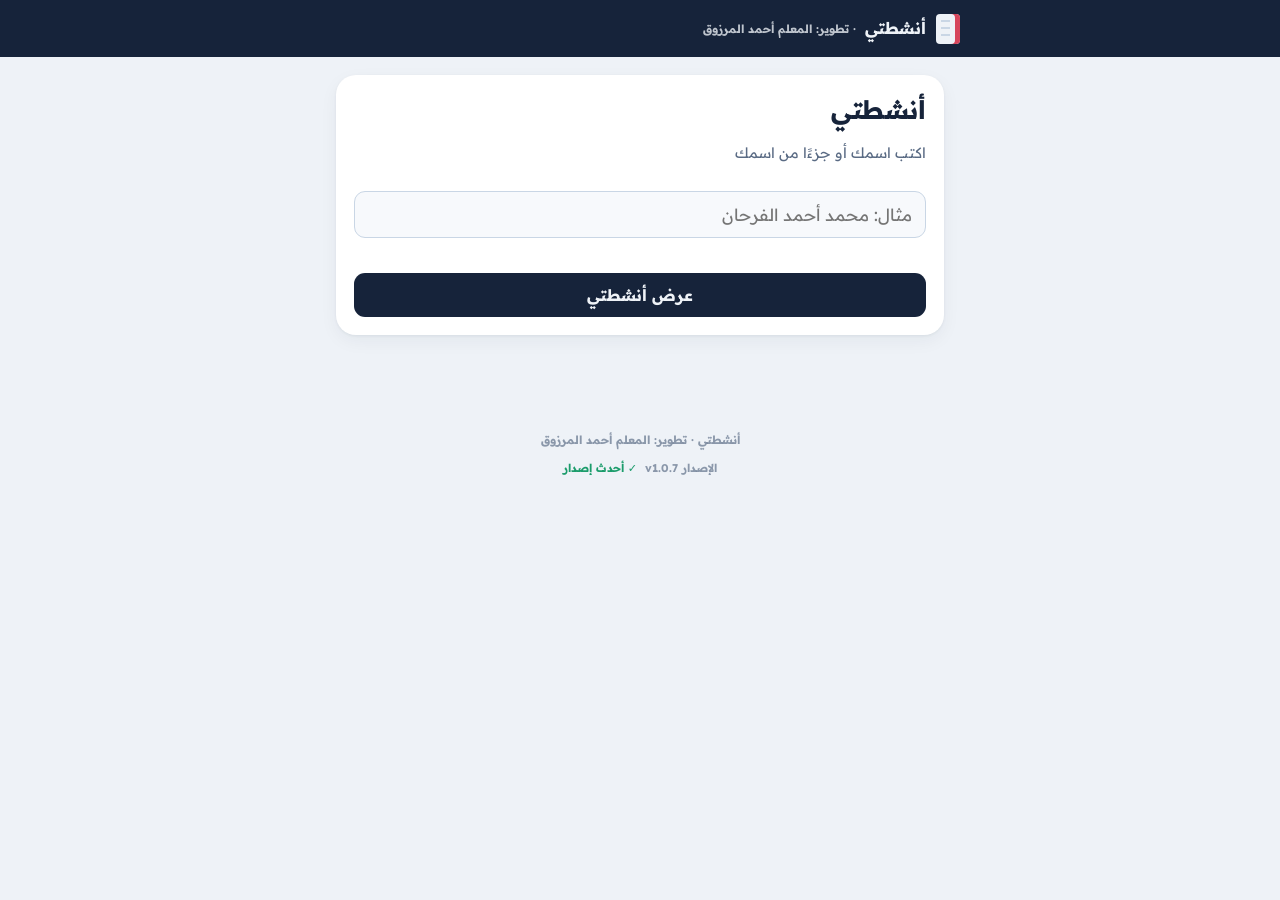
<file: مساعد المعلم/student-portal/index.html>
<!DOCTYPE html>
<html lang="ar" dir="rtl">
<head>
<meta charset="UTF-8">
<meta name="viewport" content="width=device-width, initial-scale=1.0, viewport-fit=cover">
<meta name="theme-color" content="#16233A">
<meta name="author" content="المعلم أحمد المرزوق">
<meta name="application-name" content="مساعد المعلم">
<link rel="manifest" href="manifest.webmanifest">
<link rel="icon" type="image/png" sizes="32x32" href="pwa/favicon-32.png">
<link rel="apple-touch-icon" sizes="180x180" href="pwa/apple-touch-icon-180.png">
<!-- 📱 شاشة البداية في تطبيق الآيفون (الأجهزة التي تدعمها) — مقاس لكل جهاز -->
<link rel="apple-touch-startup-image" media="(device-width: 440px) and (device-height: 956px) and (-webkit-device-pixel-ratio: 3) and (orientation: portrait)" href="pwa/splash/splash-1320x2868.png">
<link rel="apple-touch-startup-image" media="(device-width: 430px) and (device-height: 932px) and (-webkit-device-pixel-ratio: 3) and (orientation: portrait)" href="pwa/splash/splash-1290x2796.png">
<link rel="apple-touch-startup-image" media="(device-width: 420px) and (device-height: 912px) and (-webkit-device-pixel-ratio: 3) and (orientation: portrait)" href="pwa/splash/splash-1260x2736.png">
<link rel="apple-touch-startup-image" media="(device-width: 428px) and (device-height: 926px) and (-webkit-device-pixel-ratio: 3) and (orientation: portrait)" href="pwa/splash/splash-1284x2778.png">
<link rel="apple-touch-startup-image" media="(device-width: 414px) and (device-height: 896px) and (-webkit-device-pixel-ratio: 3) and (orientation: portrait)" href="pwa/splash/splash-1242x2688.png">
<link rel="apple-touch-startup-image" media="(device-width: 414px) and (device-height: 896px) and (-webkit-device-pixel-ratio: 2) and (orientation: portrait)" href="pwa/splash/splash-828x1792.png">
<link rel="apple-touch-startup-image" media="(device-width: 402px) and (device-height: 874px) and (-webkit-device-pixel-ratio: 3) and (orientation: portrait)" href="pwa/splash/splash-1206x2622.png">
<link rel="apple-touch-startup-image" media="(device-width: 393px) and (device-height: 852px) and (-webkit-device-pixel-ratio: 3) and (orientation: portrait)" href="pwa/splash/splash-1179x2556.png">
<link rel="apple-touch-startup-image" media="(device-width: 390px) and (device-height: 844px) and (-webkit-device-pixel-ratio: 3) and (orientation: portrait)" href="pwa/splash/splash-1170x2532.png">
<link rel="apple-touch-startup-image" media="(device-width: 375px) and (device-height: 812px) and (-webkit-device-pixel-ratio: 3) and (orientation: portrait)" href="pwa/splash/splash-1125x2436.png">
<link rel="apple-touch-startup-image" media="(device-width: 414px) and (device-height: 736px) and (-webkit-device-pixel-ratio: 3) and (orientation: portrait)" href="pwa/splash/splash-1242x2208.png">
<link rel="apple-touch-startup-image" media="(device-width: 375px) and (device-height: 667px) and (-webkit-device-pixel-ratio: 2) and (orientation: portrait)" href="pwa/splash/splash-750x1334.png">
<link rel="apple-touch-startup-image" media="(device-width: 320px) and (device-height: 568px) and (-webkit-device-pixel-ratio: 2) and (orientation: portrait)" href="pwa/splash/splash-640x1136.png">
<meta name="apple-mobile-web-app-capable" content="yes">
<meta name="mobile-web-app-capable" content="yes">
<meta name="apple-mobile-web-app-title" content="أنشطتي">
<meta name="app-version" content="1.0.7" data-code="13d7"/>
<meta name="apple-mobile-web-app-status-bar-style" content="black">   <!-- مثل لوحة التحكم -->
<title>مساعد المعلم | نشاط</title>
<script>/* ⚡ مظهر الطالب من أول لحظة: آخر مظهر محفوظ على الجهاز، ثم يُتحقق منه بعد الدخول */
try{var P=JSON.parse(localStorage.getItem('pt_last')||'null');if(P&&P.t){var R=document.documentElement;R.dataset.pt='1';R.dataset.ptAccent=P.a;R.dataset.ptTheme=P.t;R.dataset.ptCards=P.c;R.dataset.ptBtn=P.b;R.dataset.ptFrame=P.f||'none';
var C={galaxy:'#0D1331',spaceweek:'#0A1638',saudi:'#00653A',gold:'#7A5A00',diamond:'#1E3A6E'}[P.t];var M=document.querySelector('meta[name="theme-color"]');if(C&&M)M.content=C;
if(P.t==='saudi'){var L=document.createElement('link');L.rel='preload';L.as='image';L.href='themes/saudi96.webp';document.head.appendChild(L);}}}catch(e){}</script>
<link rel="preload" href="fonts/readex-arabic.woff2" as="font" type="font/woff2" crossorigin>
<link rel="stylesheet" href="app.css?v=f7c1c769">
<script src="js/01.js?v=4c178abc" defer></script>
<script src="js/02.js?v=43c89944" defer></script>
<script src="js/03.js?v=d655f7ac" defer></script>
<script src="js/04.js?v=ec61937b" defer></script>
<script src="js/05.js?v=865e9fd0" defer></script>
<script src="js/06.js?v=0e9d755d" defer></script>
<script src="js/07.js?v=23d7132e" defer></script>
<script src="js/wall.js?v=24960a43" defer></script>
<link rel="stylesheet" href="wall.css?v=af13d2ec">
<link rel="stylesheet" id="late-css" href="app-late.css?v=4671ece5">
<link rel="stylesheet" id="home-css" href="home.css?v=55af6151">
<script>/* التصميم القديم باختيار الطالب: يُطبَّق قبل الرسم فلا يومض الجديد */try{if(localStorage.getItem('home_style')==='classic'){document.getElementById('home-css').disabled=true;document.documentElement.classList.add('hs-classic')}}catch(e){}</script>
<script src="js/08-home.js?v=9e8ea2a7" defer></script>
</head>
<body>
<!-- 📱 مقدمة تطبيق الآيفون (المثبّت على الشاشة الرئيسية فقط) بدل الشاشة السوداء: تظهر مع أول رسم وتختفي فور جاهزية البوابة —
     لا تؤخرها (حد أقصى 4 ث). الأيقونة داخل الصفحة فتظهر بلا طلب للموقع. صورة البداية أعلاه لا يعرضها الآيفون الحديث -->
<div id="boot-intro" aria-hidden="true" style="display:none;position:fixed;inset:0;z-index:99999;background:#EEF2F7;flex-direction:column;align-items:center;justify-content:center;transition:opacity .25s ease;font-family:system-ui,-apple-system,sans-serif">
<img alt="" width="104" height="104" style="border-radius:24px;box-shadow:0 10px 30px rgba(226,121,30,.28)" src="[data-uri]">
<b style="font-size:25px;font-weight:800;margin-top:20px;color:#16233A">أنشطتي</b>
<small style="position:absolute;bottom:calc(34px + env(safe-area-inset-bottom,0px));font-size:12.5px;color:#16233A;opacity:.6">تطوير: المعلم أحمد المرزوق</small>
</div>
<script>(function(){var e=document.getElementById('boot-intro');try{var sa=navigator.standalone===true||(window.matchMedia&&matchMedia('(display-mode: standalone)').matches);
if(!sa||!/iP(hone|ad|od)/.test(navigator.userAgent)&&!(navigator.platform==='MacIntel'&&navigator.maxTouchPoints>1)){e.remove();return;}e.style.display='flex';}catch(x){e.remove();return;}
var gone=false,hide=function(){if(gone)return;gone=true;e.style.opacity='0';setTimeout(function(){e.remove();},280);};
var ready=function(){requestAnimationFrame(function(){requestAnimationFrame(hide);});};
if(document.readyState==='loading')document.addEventListener('DOMContentLoaded',ready,{once:true});else ready();setTimeout(hide,4000);})();</script>

<div class="bar"><div class="bar-in">
  <span class="mark bar-refresh" role="button" tabindex="0" aria-label="تحديث الصفحة"></span><b id="bar-title" class="bar-refresh" role="button" tabindex="0" title="اضغط للتحديث">نشاط</b><small id="bar-credit" class="bar-credit hide">· تطوير: المعلم أحمد المرزوق</small>
  <span class="cnt" id="bar-count"></span>
  <button type="button" id="activity-home" class="activity-home hide" aria-label="العودة إلى الرئيسية">⌂ الرئيسية</button>
</div></div>

<main class="wrap">
  <section id="s-gate" class="hide">
    <div class="sheet">
      <h2 id="gate-title">أنشطتي</h2>
      <p class="muted" id="gate-sub">اكتب اسمك أو جزءًا من اسمك</p>
      <div id="gate-form">
        <input class="inp" id="gate-in" placeholder="مثال: محمد أحمد الفرحان" autocomplete="off" style="margin-top:.7rem">
        <div id="gate-matches" class="hide" style="margin-top:.5rem;display:grid;gap:.4rem;max-height:250px;overflow:auto"></div>
        <div id="gate-hint" class="hide" style="margin-top:.5rem">
          <button id="gate-suggest" style="width:100%;text-align:start;padding:.7rem .85rem;border-radius:11px;
            background:rgba(27,156,107,.09);border:1.5px solid var(--tick);color:var(--ink);
            font-family:inherit;font-size:.95rem;cursor:pointer">
            <span class="muted" style="font-size:.78rem;display:block">هل تقصد؟ — اضغط للتأكيد</span>
            <b id="gate-suggest-name"></b>
          </button>
        </div>
        <p class="muted" id="gate-err" style="color:var(--pen);min-height:1.3rem;margin:.4rem 0 0;font-size:.85rem"></p>
        <button class="btn" id="gate-go">عرض أنشطتي</button>
      </div>
      <div id="gate-pin" class="hide" style="margin-top:.7rem">
        <div style="background:#F7F9FC;border:1.5px solid var(--rule);border-radius:14px;padding:1rem;text-align:center">
          <div id="pin-title" style="font-weight:700;font-size:1.05rem">🔐 اختر رمزك السري</div>
          <div class="muted" style="font-size:.85rem;margin:.3rem 0 .1rem">لحساب</div>
          <b id="pin-who" style="font-size:.98rem"></b>
          <p id="pin-sub" class="muted" style="font-size:.83rem;margin:.5rem 0 .7rem;line-height:1.6"></p>
          <input class="inp" id="pin-in" inputmode="numeric" pattern="[0-9]*" maxlength="4"
                 placeholder="••••" autocomplete="off"
                 style="text-align:center;font-size:1.6rem;letter-spacing:.6rem;font-weight:700;max-width:190px;margin:0 auto">
          <p id="pin-err" style="color:var(--pen);font-size:.85rem;min-height:1.2rem;margin:.4rem 0 0"></p>
          <button class="btn" id="pin-go" style="margin-top:.2rem">احفظ الرمز وابدأ</button>
          <button class="btn ghost" id="pin-back" style="margin-top:.4rem;font-size:.85rem">← اسم آخر</button>
        </div>
      </div>

      <div id="gate-known" class="hide gk-row">
        <span class="gk-av">👤</span>
        <span class="gk-tx"><small>مسجّل الدخول باسم</small><b id="gate-name"></b></span>
        <button class="btn ghost gk-switch" id="gate-switch" title="طالب آخر على نفس الجهاز" aria-label="لست أنا — طالب آخر على نفس الجهاز">👥 لست أنا</button>
      </div>
    </div>
    <div id="live-card" class="hide"></div>
<div id="gate-space" class="sheet student-space hide">
      <div class="student-space-head">
        <div class="avatar">🎓</div>
        <div style="min-width:0;flex:1">
          <b id="space-greeting">مساحتك التعليمية</b>
          <span>آخر ما يهمك في مكان واحد</span>
        </div>
        <span id="space-unread" class="hw-tag hide" style="background:rgba(214,69,91,.12);color:var(--pen)">0 جديد</span>
        <span class="sp-head-btns"><button type="button" class="pt-gear" id="pt-open" aria-label="إعداداتي: تخصيص مظهري">🎨 مظهري</button><button type="button" class="pt-gear sp-switch" onclick="document.getElementById('gate-switch').click()" title="طالب آخر على نفس الجهاز" aria-label="لست أنا — طالب آخر على نفس الجهاز">👥 لست أنا</button></span>
      </div>
      <div class="space-grid now-compact">
        <div class="space-card action now-task" id="space-next-card">
          <span class="now-ic" id="space-next-icon">🎯</span>
          <span class="now-tx"><span class="now-lbl">مهمتك الآن</span><span id="space-next" class="now-t">جارٍ التحميل…</span><span id="space-next-meta" class="space-next-meta"></span></span>
          <span id="space-next-action" class="space-next-action">ابدأ ←</span>
        </div>
        <div class="now-prog">📚 <b>إنجازي: <span id="space-progress">—</span></b><i class="now-bar"><em id="space-progress-bar"></em></i><b id="space-progress-pct"></b></div>
      </div>
      <section id="my-report-panel" class="all-activities-panel sheet my-report-top hide" aria-label="تقريري">
        <button type="button" id="my-report-toggle" class="all-activities-toggle" onclick="myRepToggle()">
          <span class="aat-icon mr-ic">📄<i class="mr-ping hide" id="my-report-ping"></i></span>
          <span class="aat-body"><b>تقريري</b><small>📊 تقرير الأسبوع · 📄 تقرير الفترة</small>
            <span class="mr-chips"><span id="my-report-new" class="mr-chip hide">📊 تقرير أسبوع جديد</span><span id="my-report-new-p" class="mr-chip hide">📄 تقرير فترة جديد</span></span></span>
          <span id="my-report-chev" class="aat-chevron">⌄</span>
        </button>
        <button type="button" id="my-report-alert" class="mr-alert hide" onclick="myRepOpen()"><span class="mr-alert-dot"></span><span id="my-report-alert-t">عندك تقرير جديد — لازم تشوفه</span><b>افتحه الآن ←</b></button>
        <div id="my-report-box" class="hide"></div>
      </section>
      <div id="space-review"></div>
      <div id="space-plan"></div>
      <div id="space-certs"></div>
      <div id="space-ann"></div>
      <div id="space-walls"></div>
      <div class="space-notices compact-notices">
        <div class="section-title sp-title" style="margin-bottom:.25rem"><h3 style="font-size:.9rem">🔔 التنبيهات</h3><button type="button" id="sp-chip" class="sp-chip hide" onclick="window.__spOpen=true;spRender()" aria-label="إعدادات التنبيهات">✓ مفعّلة ⚙️</button></div>
        <div id="sp-push" class="sp-push hide"></div>
        <div id="space-notice-summary"></div>
      </div>
      <div id="space-ask"></div>
    </div>


    <!-- 🗺️ الرحلة التعليمية: طبقة مستقلة فوق الأنظمة الحالية، لا تغيّر آلية الأنشطة -->
    <section id="student-journey" class="sheet journey-card hide" aria-label="رحلتي التعليمية">
      <div class="journey-head">
        <div>
          <span class="journey-kicker">🗺️ رحلتك التعليمية</span>
          <h3>خطوتك التالية واضحة</h3>
          <p id="journey-sub" class="muted">جارٍ تجهيز رحلتك…</p>
        </div>
        <div class="journey-percent" id="journey-percent">0%</div>
      </div>
      <div class="journey-progress"><i id="journey-progress-fill"></i></div>
      <div id="journey-steps" class="journey-steps"></div>
    </section>



    <section id="journey-workspace" class="sheet journey-workspace hide" aria-label="مسار التعلم">
      <div id="journey-workspace-content"></div>
    </section>

    <!-- 📚 جميع أنشطتي: مباشرة بعد «رحلتك التعليمية» -->
    <section id="all-activities-panel" class="all-activities-panel sheet hide" aria-label="جميع أنشطتي">
      <button type="button" id="all-activities-toggle" class="all-activities-toggle">
        <span class="aat-icon">📚</span>
        <span class="aat-body">
          <b id="all-activities-title">جميع أنشطتي</b>
          <small id="all-activities-count">استعرض القائمة كاملة عند الحاجة</small>
        </span>
        <span id="all-activities-chevron" class="aat-chevron">⌄</span>
      </button>
      <div id="gate-list" class="hide"></div>
    </section>

    <!-- 🏆 لوحة الصدارة: بعد الأنشطة مباشرة (حافز للإنجاز)، والرصيد والمتجر بعدها معًا -->
    <div id="gate-board"></div>

    <div id="gate-bal"></div>

    <div id="gate-store" class="sheet hide" style="margin:.8rem 0">
      <div class="center">
        <h3>🛒 متجر النشاطات</h3>
        <p class="muted" id="gate-store-status" style="margin:.25rem 0 .7rem">
          اكتب اسم الطالب لعرض المتجر
        </p>
        <button class="btn tick" id="gate-store-toggle" disabled>
          فتح المتجر
        </button>
      </div>
      <div id="gate-store-box" class="hide" style="margin-top:.7rem"></div>
    </div>


  </section>

  <section id="s-empty" class="sheet hide center">
    <h2>لا يوجد نشاط في هذا الرابط</h2>
    <p class="muted">افتح الرابط الذي أرسله معلمك كما هو، بلا تعديل.</p>
    <div id="retry-box" class="hide" style="margin-top:1rem">
      <button class="btn tick" id="retry-btn">🔁 استخدام بطاقة إعادة المحاولة</button>
      <p class="muted" style="font-size:.8rem;margin:.5rem 0 0">تُحتسب لك الدرجة الأعلى بين المحاولتين</p>
    </div>
    <div id="emp-more" class="hide" style="margin-top:1rem;padding-top:.9rem;border-top:1.5px solid var(--rule)">
      <p id="emp-line" class="muted" style="font-size:.9rem;margin:0 0 .6rem"></p>
      <button class="btn" id="emp-btn">📚 أنشطتي</button>
    </div>
  </section>

  <section id="s-pin" class="sheet hide">
    <div style="text-align:center">
      <div id="dp-title" style="font-weight:700;font-size:1.1rem">🔐 اختر رمزك السري</div>
      <div class="muted" style="font-size:.85rem;margin:.5rem 0 .1rem">لحساب</div>
      <b id="dp-who" style="font-size:1rem"></b>
      <p id="dp-sub" class="muted" style="font-size:.84rem;margin:.6rem 0 .8rem;line-height:1.6"></p>
      <input class="inp" id="dp-in" inputmode="numeric" pattern="[0-9]*" maxlength="4"
             placeholder="••••" autocomplete="off"
             style="text-align:center;font-size:1.7rem;letter-spacing:.7rem;font-weight:700;max-width:200px;margin:0 auto">
      <p id="dp-err" style="color:var(--pen);font-size:.86rem;min-height:1.3rem;margin:.45rem 0 0"></p>
      <button class="btn" id="dp-go" style="margin-top:.1rem">احفظ الرمز وابدأ</button>
      <button class="btn ghost" id="dp-back" style="margin-top:.5rem;font-size:.85rem">← رجوع</button>
    </div>
  </section>


  <section id="s-who" class="sheet hide">
    <h2 id="who-title">—</h2>
    <p class="muted" id="who-sub"></p>
    <div id="who-locked" class="hide" style="margin-top:1rem">
      <div style="background:#F7F9FC;border:1.5px solid var(--rule);border-radius:12px;padding:.9rem;text-align:center">
        <div class="muted" style="font-size:.82rem">تحلّ باسم</div>
        <b id="locked-name" style="font-size:1.1rem"></b>
      </div>
      <div style="height:.8rem"></div>
      <button class="btn" id="who-go2">ابدأ الحل</button>
      <button class="btn ghost" id="who-switch" style="margin-top:.5rem;font-size:.85rem">لست أنا — تغيير الاسم</button>
    </div>
    <div id="who-form">
      <label class="muted" for="who-in" style="display:block;margin:.9rem 0 .35rem">اكتب اسمك أو جزءًا من اسمك</label>
      <input class="inp" id="who-in" placeholder="مثال: محمد أحمد الفرحان" autocomplete="off">
      <div id="who-hint" class="hide"></div>
      <div id="who-matches" class="hide" style="margin-top:.5rem;display:grid;gap:.4rem;max-height:250px;overflow:auto"></div>
      <p class="muted" id="who-err" style="color:var(--pen);min-height:1.3rem;margin:.4rem 0 0;font-size:.85rem"></p>
      <button class="btn" id="who-go">ابدأ الحل</button>
    </div>
  </section>

  <section id="s-pre" class="hide">
    <div class="sheet center">
      <div id="pre-act" style="font-weight:800;font-size:1.05rem;line-height:1.5"></div>
      <div class="muted" id="pre-meta" style="font-size:.82rem;margin:.2rem 0 .7rem"></div>
      <h2 id="pre-name" style="font-size:1.15rem"></h2>
      <div class="muted" style="font-size:.85rem;margin-top:.3rem">رصيدك من نقاط النشاط</div>
      <div class="bal" id="pre-bal">—</div>
      <div class="muted hide" id="pre-perks" style="font-size:.82rem;margin-top:.4rem"></div>
      <div style="height:.9rem"></div>
      <button class="btn tick" id="pre-go">ابدأ الحل</button>
      <button class="btn ghost" id="pre-shop" style="margin-top:.5rem;font-size:.9rem">المتجر — اشترِ قبل أن تبدأ</button>
    </div>
    <div id="pre-msgs" class="hide"></div>
    <div id="pre-store" class="hide"></div>
  </section>

  <section id="s-files" class="hide">
    <div class="sheet">
      <h2 id="files-title">📎 تسليم العمل</h2>
      <p class="muted" id="files-student" style="margin-top:.2rem"></p>
      <div class="file-drop" style="margin-top:1rem">
        <div class="file-icon">📄 📷</div>
        <b class="file-help">أرفق صور تنفيذك أو ملف PDF أو فيديو</b>
        <p class="file-note">يمكنك اختيار حتى 5 ملفات. الحد الأقصى 20 MB للصور وPDF، و300 MB للفيديو. إذا تجاوز الفيديو 300 MB وكان أطول من 5 دقائق فلن تبدأ عملية الضغط، لذا يُفضّل تصويره أو منتجته في مدة لا تتجاوز 5 دقائق.</p>
        <div id="brief-box" class="brief-box" style="display:none"></div>
        <div class="file-pick-row">
          <button class="btn" type="button" id="pick-files">📎 اختيار الصور أو PDF أو فيديو</button>
        </div>
        <input type="file" id="files-input" accept="image/*,application/pdf,.pdf,video/*" multiple hidden>
        <div id="file-list" class="file-list"></div>
        <div id="file-progress" class="file-progress"><i id="file-progress-i"></i></div>
        <p id="file-status" class="muted" style="font-size:.82rem;min-height:1.2rem;margin:.55rem 0 0"></p>
        <button class="btn tick" type="button" id="send-files" disabled style="margin-top:.65rem">📤 إرسال العمل للمعلم</button>
      </div>
    </div>
  </section>

  <section id="s-quiz" class="hide">
    <div id="reading-journey" class="reading-journey" aria-label="خريطة مراحل الفهم القرائي"></div>
    <div id="reading-stage-panel" class="reading-stage-panel"></div>
    <div class="prog"><i id="prog-i"></i></div>
    <div class="sheet">
      <div class="row" style="display:flex;align-items:center;gap:.5rem;margin-bottom:.3rem">
        <span class="kind" id="q-kind" style="margin:0"></span>
        <span style="margin-inline-start:auto"></span>
        <button id="hint-btn" class="hide" style="padding:.3rem .7rem;border-radius:99px;
          background:rgba(27,156,107,.12);border:1.5px solid var(--tick);color:var(--tick);
          font-family:inherit;font-weight:700;font-size:.82rem;cursor:pointer">💡 تلميح</button>
        <button id="fifty-btn" class="hide" style="padding:.3rem .7rem;border-radius:99px;
          background:rgba(98,71,232,.1);border:1.5px solid #6247E8;color:#6247E8;
          font-family:inherit;font-weight:700;font-size:.82rem;cursor:pointer">✂️ حذف إجابتين</button>
      </div>
      <div id="reading-stage" class="hide" style="font-size:.78rem;font-weight:900;color:var(--tick);margin:.2rem 0 .55rem"></div>
      <div id="reading-passage-box"></div>
      <div class="q" id="q-text"></div>
      <div id="q-body"></div>
    </div>
    <div class="nav">
      <button class="btn ghost" id="q-prev">السابق</button>
      <button class="btn" id="q-next">التالي</button>
    </div>
  </section>

  <section id="s-done" class="hide">
    <div class="sheet center">
      <h2 id="done-name"></h2>
      <div class="score" id="done-score"></div>
      <p class="muted" id="done-line"></p>
      <p class="muted" id="sent-line" style="margin-top:1rem"></p>
      <div id="code-wrap" class="hide">
        <div class="code" id="done-code"></div>
        <button class="btn tick" id="copy-btn">نسخ الرمز</button>
      </div>
      <div id="more-box" class="hide" style="margin-top:1rem;padding-top:.9rem;border-top:1.5px solid var(--rule)">
        <p id="more-line" class="muted" style="font-size:.9rem;margin:0 0 .6rem"></p>
        <button class="btn" id="more-btn">📚 أنشطتي</button>
      </div>
    </div>
    <div id="store-box"></div>
    <div id="review"></div>
  </section>
</main>

<div id="toast"></div>
<div id="ws"></div>
<div class="veil" id="veil">
  <div class="dlg">
    <div id="dlg-icon" style="font-size:2rem;line-height:1;margin-bottom:.4rem"></div>
    <h3 id="dlg-title" style="margin-bottom:.35rem"></h3>
    <p id="dlg-msg" class="muted" style="margin:0 0 1rem;white-space:pre-line"></p>
    <div style="display:flex;gap:.55rem">
      <button class="btn ghost" id="dlg-no">إلغاء</button>
      <button class="btn tick" id="dlg-yes">تأكيد</button>
    </div>
  </div>
</div>

<footer id="app-developer-credit" style="text-align:center;padding:18px 12px 24px;font-size:.72rem;color:rgba(90,107,132,.68);font-weight:700;pointer-events:none">أنشطتي · تطوير: المعلم أحمد المرزوق<button type="button" class="app-ver" data-appver title="رقم إصدار البوابة — اضغط للتحقق من التحديث"></button></footer>


</body>
</html>
</file>
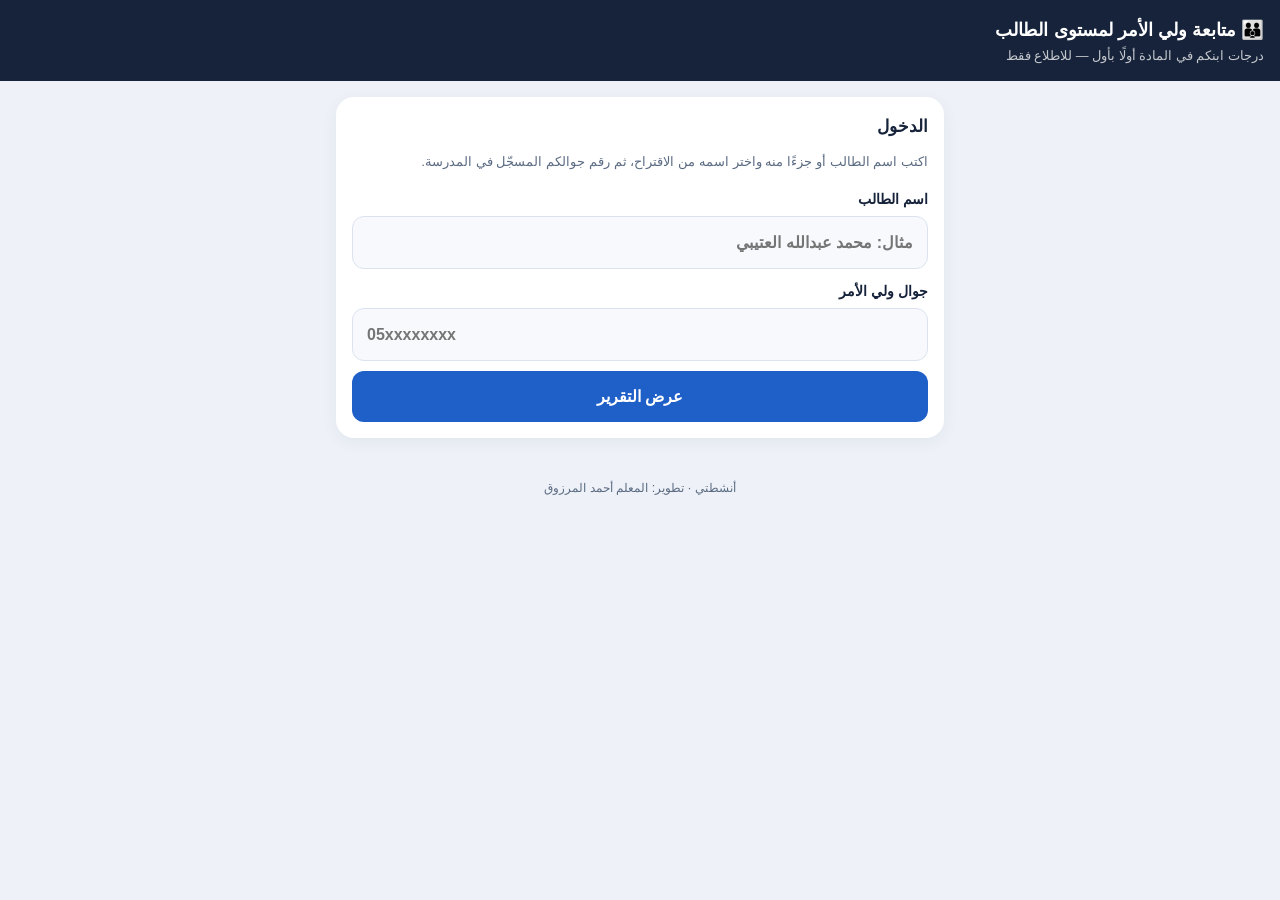
<file: مساعد المعلم/student-portal/parent.html>
<!DOCTYPE html>
<html lang="ar" dir="rtl">
<head>
<meta charset="UTF-8">
<meta name="viewport" content="width=device-width, initial-scale=1.0, maximum-scale=1.0, user-scalable=no, viewport-fit=cover">
<meta name="theme-color" content="#16233A">
<meta name="robots" content="noindex">
<link rel="icon" type="image/png" sizes="32x32" href="pwa/favicon-32.png">
<link rel="apple-touch-icon" sizes="180x180" href="pwa/apple-touch-icon-180.png">
<title>متابعة ولي الأمر لمستوى الطالب</title>
<style>
:root{--ink:#16233A;--soft:#5B6B82;--rule:#DCE3EE;--bg:#EEF2F8;--card:#fff;--ok:#13734F;--bad:#B4232F;--acc:#1F5FC8}
*{box-sizing:border-box}
body{margin:0;background:var(--bg);color:var(--ink);font-family:"Segoe UI",Tahoma,Arial,sans-serif;line-height:1.7}
header{background:var(--ink);color:#fff;padding:calc(14px + env(safe-area-inset-top,0px)) 16px 14px}
header b{font-size:1.15rem}header small{display:block;opacity:.75;font-size:.8rem}
main{max-width:640px;margin:0 auto;padding:16px}
.card{background:var(--card);border-radius:18px;padding:16px;margin-bottom:14px;box-shadow:0 4px 16px rgba(22,35,58,.06)}
h2{font-size:1.05rem;margin:0 0 .6rem}
label{display:grid;gap:4px;font-weight:700;font-size:.9rem;margin-bottom:10px}
input{font:inherit;padding:12px 14px;border:1.5px solid var(--rule);border-radius:12px;background:#F7F9FD;width:100%}
input:focus{outline:2px solid #9DB8EC;border-color:#9DB8EC}
button{font:inherit;font-weight:800;border:0;border-radius:12px;padding:12px 16px;background:var(--acc);color:#fff;cursor:pointer;width:100%}
button.ghost{background:#EEF3FB;color:var(--acc);width:auto;padding:8px 14px}
.muted{color:var(--soft);font-size:.84rem}
#nmx{margin:-4px 0 10px}#nmx .pick{background:#E9F6F0;border:1.5px solid #9BD3BB;color:var(--ink);text-align:start;font-weight:400;padding:10px 14px}#nmx .pick small{display:block;color:var(--soft);font-size:.76rem}#nmx .pick b{font-size:1rem}#nmx .hint{color:var(--soft);font-size:.82rem}
.err{color:var(--bad);font-weight:700;font-size:.9rem;margin-top:8px}
.who{display:flex;align-items:center;gap:12px}.who .av{width:52px;height:52px;border-radius:16px;background:#EEF3FB;display:grid;place-items:center;font-size:1.6rem}
.who b{font-size:1.1rem}
.kpis{display:grid;grid-template-columns:repeat(2,1fr);gap:10px}
.kpi{border:1px solid var(--rule);border-radius:14px;padding:10px 12px}.kpi span{font-size:.8rem;color:var(--soft)}.kpi b{display:block;font-size:1.3rem}.kpi small{font-size:.76rem;color:var(--soft)}
.row{display:flex;justify-content:space-between;gap:10px;padding:8px 0;border-top:1px dashed var(--rule);font-size:.92rem}.row:first-of-type{border-top:0}
.tag{font-size:.74rem;font-weight:800;border-radius:99px;padding:2px 9px;white-space:nowrap}.tag.late{background:#FFE6EA;color:var(--bad)}.tag.open{background:#FFF3D6;color:#8A5A00}.tag.ok{background:#E3F4EC;color:var(--ok)}
.note{background:#F7F9FD;border-radius:12px;padding:10px 12px;white-space:pre-line;font-size:.92rem}
.sib{display:flex;flex-wrap:wrap;gap:8px;margin-top:8px}
button.sm{padding:6px 12px;font-size:.85rem}
.hero .who{align-items:center}
.lv{display:flex;align-items:center;gap:16px;margin-top:14px;padding:14px;border-radius:16px;background:color-mix(in srgb,var(--c) 8%,#fff)}
.ring{--p:0;flex:none;width:92px;height:92px;border-radius:50%;display:grid;place-items:center;background:conic-gradient(var(--c) calc(var(--p)*1%),#E6ECF5 0)}
.ring b{width:72px;height:72px;border-radius:50%;background:#fff;display:grid;place-items:center;font-size:1.25rem;color:var(--c)}
.lv-t{font-size:1.6rem;font-weight:900;color:var(--c);line-height:1.3}
.ln{padding:10px 0;border-top:1px dashed var(--rule)}.ln:first-of-type{border-top:0}
.ln-h{display:flex;justify-content:space-between;gap:8px;font-weight:700}
.ln-bar{height:9px;border-radius:99px;background:#E6ECF5;overflow:hidden;margin:6px 0 2px}.ln-bar i{display:block;height:100%;border-radius:99px}
.ln small{color:var(--soft);font-size:.78rem}
.pt{margin:.3rem 0}
details summary{cursor:pointer;margin:.3rem 0}
.sib{display:flex;flex-wrap:wrap;align-items:center;gap:8px;margin-top:12px}
.ptabs{display:flex;gap:6px;padding:5px;margin:-4px 0 14px;background:#EEF2F7;border-radius:16px}
.ptab{flex:1;display:flex;flex-direction:column;align-items:center;gap:2px;font:inherit;padding:9px 6px;border:0;border-radius:12px;background:transparent;color:#475569;cursor:pointer}
.ptab b{font-size:.95rem}.ptab small{font-size:.74rem;font-weight:600;opacity:.85}
.ptab.on{background:#fff;color:#13734F;box-shadow:0 2px 8px rgba(15,23,42,.12)}.ptab.on b{color:#0F5132}
.pnudge{display:flex;align-items:center;gap:6px;flex-wrap:wrap;width:100%;margin-top:12px;padding:12px 14px;border-radius:14px;border:1.5px solid #F2C46B;background:#FFF8E6;color:#7A4B00;font:inherit;font-size:.9rem;text-align:right;cursor:pointer}
.pnudge b{margin:0 3px}.pnudge span{margin-inline-start:auto;font-weight:800;color:#13734F;white-space:nowrap}

.tiles{display:grid;grid-template-columns:repeat(2,minmax(0,1fr));gap:10px}
@media(min-width:560px){.tiles{grid-template-columns:repeat(3,minmax(0,1fr))}}
.tile{border-radius:16px;padding:12px;background:color-mix(in srgb,var(--c,#5B6B82) 7%,#fff);border:1px solid color-mix(in srgb,var(--c,#5B6B82) 22%,#fff);display:grid;gap:8px;align-content:start}
.tile.none{--c:#8A97AB}
.t-top{display:flex;align-items:center;gap:6px;font-weight:800;font-size:.9rem}.t-ic{font-size:1.1rem}
.t-mid{display:flex;align-items:center;gap:10px;flex-wrap:wrap}
.mini{--p:0;flex:none;width:54px;height:54px;border-radius:50%;display:grid;place-items:center;background:conic-gradient(var(--c) calc(var(--p)*1%),#E6ECF5 0)}
.mini span{width:42px;height:42px;border-radius:50%;background:#fff;display:grid;place-items:center;font-size:.78rem;font-weight:900;color:var(--c)}
.t-sc{display:block;font-size:1.35rem;line-height:1.2;color:var(--ink)}.t-sc small{font-size:.8rem;color:var(--soft);font-weight:700}
.t-lv{display:inline-block;margin-top:3px;font-size:.74rem;font-weight:900;color:#fff;background:var(--c);border-radius:99px;padding:1px 9px;white-space:nowrap}
.t-sub{font-size:.76rem;color:var(--soft);line-height:1.5}

.tile.tap{cursor:pointer;transition:transform .12s,box-shadow .12s}.tile.tap:hover{transform:translateY(-2px);box-shadow:0 6px 16px rgba(22,35,58,.08)}
.tile.on{outline:2.5px solid var(--c);outline-offset:1px}
.t-more{margin-inline-start:auto;flex:none;width:22px;height:22px;border-radius:50%;display:grid;place-items:center;font-size:.8rem;font-weight:900;color:#fff;background:var(--c)}
.det{margin-top:12px;border-radius:16px;padding:14px;border:1.5px solid color-mix(in srgb,var(--c,#1F5FC8) 35%,#fff);background:color-mix(in srgb,var(--c,#1F5FC8) 5%,#fff)}
.det h3{margin:0 0 6px;font-size:1rem}.det ul{margin:4px 0 8px;padding-inline-start:20px}.det li{margin:2px 0}
.det .miss{color:var(--bad);font-weight:700;margin:6px 0}.det .ok{color:var(--ok);font-weight:700;margin:6px 0}
.det .grp{margin:10px 0 2px;font-weight:800;font-size:.9rem}.det .grp.open{color:#8A5A00}.det .grp.gone{color:var(--soft)}.det ul.gone li{color:var(--soft)}.det li .tag{margin-inline-start:6px;display:inline-block}
.det .how{color:var(--soft);font-size:.85rem;margin:8px 0 0}.det .tip{background:#fff;border-radius:10px;padding:8px 10px;margin:8px 0 0;font-size:.88rem}
.dk{display:flex;justify-content:space-between;gap:10px;padding:6px 0;border-top:1px dashed var(--rule)}.dk.low{background:#FFF1F3;border-radius:8px;padding:6px 8px;color:var(--bad)}
.dsub{background:#fff;border-radius:10px;padding:8px 10px;margin:6px 0;font-size:.9rem}
/* 🧠 مهارات ابنكم */
.sk-sub{color:var(--soft);font-size:.8rem;margin:-.3rem 0 .4rem}
.sk-grp{font-weight:800;font-size:.85rem;margin:14px 0 8px}
.sk-row{border:1px solid color-mix(in srgb,var(--c) 25%,#fff);background:color-mix(in srgb,var(--c) 6%,#fff);border-radius:14px;padding:10px 12px;margin-bottom:8px}
.sk-top{display:flex;align-items:center;gap:8px}.sk-nm{font-weight:800;flex:1;min-width:0}.sk-pc{font-weight:900;color:var(--c);font-size:1.05rem}
.sk-meta{display:flex;flex-wrap:wrap;gap:6px;align-items:center;margin:6px 0 7px;font-size:.74rem;color:var(--soft)}
.sk-unit{background:#EEF2F8;color:#3B4A63;border-radius:99px;padding:1px 8px;font-weight:700}
.sk-lv{background:var(--c);color:#fff;border-radius:99px;padding:1px 8px;font-weight:800}
.sk-bar{height:8px;border-radius:99px;background:#E6EBF2;position:relative;overflow:hidden}
.sk-bar i{position:absolute;inset-block:0;inset-inline-start:0;width:var(--p);background:var(--c);border-radius:99px}
.sk-bar b{position:absolute;inset-block:0;inset-inline-start:80%;width:2px;background:#13734F;opacity:.55}
.sk-more{font:inherit;font-size:.78rem;color:var(--acc);font-weight:800;display:block;width:100%;text-align:end;margin:7px 0 0;background:none;border:0;padding:2px 0;cursor:pointer;box-shadow:none;min-height:0}
.sk-help{margin-top:9px;padding-top:9px;border-top:1px dashed color-mix(in srgb,var(--c) 30%,#fff);font-size:.84rem;line-height:1.7}.sk-help p{margin:0 0 4px}
.sk-tch{color:#13734F;font-weight:700}
.sk-chips{display:flex;flex-wrap:wrap;gap:6px}.sk-chip{background:#E3F4EC;color:#13734F;border-radius:99px;padding:4px 10px;font-size:.8rem;font-weight:800}
.sk-note{font-size:.74rem;color:var(--soft);margin:12px 0 0;line-height:1.6}
.sk-ok{background:#E3F4EC;color:#13734F;border-radius:14px;padding:12px;font-weight:700;line-height:1.7}

.ring b small{display:block;font-size:.62rem;color:var(--soft);font-weight:700;margin-top:-4px}
.ring b{flex-direction:column;line-height:1.1}
.sum{display:flex;flex-wrap:wrap;gap:6px;margin-top:6px}.sum span{background:#fff;border-radius:99px;padding:2px 10px;font-size:.8rem;color:var(--soft)}.sum b{color:var(--ink)}
.h-sc{float:left;font-size:.85rem;background:#EEF3FB;color:var(--acc);border-radius:99px;padding:2px 10px}
.hide{display:none}
footer{text-align:center;color:var(--soft);font-size:.78rem;padding:10px 0 30px}
.pc-wrap{text-align:center}
/* 🏅 شهادة التميّز بقالب شهادات الشكر نفسه (الخلفية ونص المعلم وتوقيعاته من اللوحة) */
.mc-cert{position:relative;width:100%;aspect-ratio:297/210;container-type:inline-size;overflow:hidden;direction:rtl;font-family:'Readex Pro','Tajawal','Segoe UI',Tahoma,sans-serif;color:#575757;background:#fff;border-radius:6px;box-shadow:0 4px 18px rgba(22,35,58,.15);-webkit-print-color-adjust:exact;print-color-adjust:exact}
.mc-cert>img.mc-bg{position:absolute;inset:0;width:100%;height:100%;display:block;max-width:none}
.mc-cert>img.mc-stamp{position:absolute;left:42.5%;top:70%;width:15%;height:auto;max-width:none;transform:rotate(-8deg);opacity:.9;mix-blend-mode:multiply;z-index:2;pointer-events:none}
.mc-cert>div{position:absolute;left:0;right:0;text-align:center;z-index:1}
.mc-pre{top:36.4%;font-size:2.02cqw;font-weight:800;margin:0 16%}
.mc-cert [data-fs]{white-space:nowrap;overflow:hidden;display:block}.mc-name span{max-width:94%}.mc-sig b,.mc-sig span{max-width:100%}
.mc-name{top:44.2%;left:25%!important;right:25%!important;height:5.4%;display:flex;align-items:center;justify-content:center;font-size:2.38cqw;font-weight:800;color:#fff;text-shadow:0 1px 1px rgba(0,0,0,.18)}
.mc-body{top:53.3%;font-size:1.96cqw;font-weight:800;line-height:2.05;margin:0 17%}
.mc-date{font-size:1.37cqw;font-weight:700;color:#8A8A8A;line-height:1.6}
.mc-sig{top:79.4%;width:26%;display:flex;flex-direction:column;gap:.5cqw;font-size:1.78cqw;font-weight:800}
.mc-sig span{font-weight:700;min-height:1.2em}.mc-sig.r{right:13%!important;left:auto!important}.mc-sig.l{left:13%!important;right:auto!important}
.pc-btns{display:flex;gap:8px;margin-top:12px}.pc-btns button{flex:1;background:#1F6B54}.pc-btns button.ghost{background:#EEF3FB;color:#1F6B54}
#pc-print{display:none}
/* 🏆 شهادة الأوائل: القالب نفسه + إطار ذهبي وميدالية المركز وإكليل وشريط اسم بلون المركز */
.mc-cert.mc-top .mc-pre{margin:0 22%}
.mc-cert>.mc-frame{position:absolute;inset:1.5%;z-index:1;border:.55cqw solid transparent;border-radius:.9cqw;pointer-events:none;
  background:linear-gradient(135deg,#FCEFB4,#C9932E 30%,#FFF4C7 50%,#B8860B 70%,#F7E08A) border-box;-webkit-mask:linear-gradient(#000 0 0) padding-box,linear-gradient(#000 0 0);-webkit-mask-composite:xor;mask-composite:exclude}
.mc-cert>.mc-frame2{position:absolute;inset:2.6%;z-index:1;border:.16cqw solid rgba(201,147,46,.55);border-radius:.6cqw;pointer-events:none}
.mc-cert>.mc-band{position:absolute;left:23.6%!important;right:23.6%!important;top:43.5%;height:6.4%;border-radius:99px;z-index:1;box-shadow:0 .25cqw .9cqw rgba(120,80,0,.25),inset 0 0 0 .22cqw rgba(255,255,255,.55)}
.mc-top.r1>.mc-band{background:linear-gradient(180deg,#FFF1A8,#F2C53D 45%,#C99419)}
.mc-top.r2>.mc-band{background:linear-gradient(180deg,#FFFFFF,#D9DFE6 45%,#9EA8B4)}
.mc-top.r3>.mc-band{background:linear-gradient(180deg,#FFD9B5,#E0955A 45%,#A9612C)}
.mc-top>.mc-name{color:#3B2A05!important;text-shadow:0 1px 0 rgba(255,255,255,.6)!important;z-index:2}
.mc-top.r2>.mc-name{color:#2D3540!important}.mc-top.r3>.mc-name{color:#3E1F08!important}
.mc-cert>img.mc-medal{position:absolute;left:6%;top:26.5%;width:14%;height:auto;max-width:none;z-index:2;filter:drop-shadow(0 .5cqw .7cqw rgba(0,0,0,.22))}
.mc-cert>img.mc-laurel{position:absolute;right:5.5%;top:27.5%;width:15.5%;height:auto;max-width:none;z-index:2}
.mc-cert>.mc-rank{position:absolute;right:5.5%!important;left:auto!important;top:27.5%;width:15.5%;height:21.9%;z-index:3;display:flex;flex-direction:column;align-items:center;justify-content:center;gap:.1cqw;line-height:1.15}
.mc-rank small{font-size:1.15cqw;font-weight:700;color:#6E6E6E}.mc-rank b{font-size:2.6cqw;font-weight:900}
.mc-top.r1 .mc-rank b{color:#A87A0E}.mc-top.r2 .mc-rank b{color:#6B7684}.mc-top.r3 .mc-rank b{color:#9A5426}
.mc-cert>img.mc-spark{position:absolute;inset:0;width:100%;height:100%;max-width:none;z-index:1;pointer-events:none}
.pc-sec.top{border:2px solid #E9C46A;background:linear-gradient(180deg,#FFFBEB,#fff 40%)}
.pc-sec.top h2{color:#8A6110}
.mc-cert>.mc-pv{position:absolute;top:3.4%;left:3.4%!important;right:auto!important;z-index:4;background:#B91C1C;color:#fff;font-weight:800;font-size:1.3cqw;padding:.3cqw 1.2cqw;border-radius:99px;opacity:.92}
body.t3pv{background:#EEF2F7}body.t3pv>*:not(#t3pv){display:none!important}#t3pv{padding:10px}
@media print{
  @page{size:A4 landscape;margin:0}
  body.pc-printing>*:not(#pc-print){display:none!important}
  html:has(body.pc-printing),body.pc-printing{background:#fff!important;margin:0!important;padding:0!important;height:auto!important;min-height:0!important}
  body.pc-printing #pc-print{display:block!important;width:297mm;height:210mm;margin:0}
  body.pc-printing #pc-print .mc-cert{width:297mm;height:210mm;aspect-ratio:auto;border-radius:0;box-shadow:none}
}
/* 🔒 بلا تكبير بالغلط: النقر المزدوج لا يكبّر، وخانات الكتابة بخط 16px حتى لا يكبّر iPhone الصفحة عند الكتابة */
html,body{touch-action:manipulation;-webkit-text-size-adjust:100%;text-size-adjust:100%}
input,select,textarea{font-size:16px!important}
.pp-btn{font:inherit;font-size:.76rem;font-weight:700;border:1px solid #c9d6e6;background:#eef3f8;color:#2e4e70;border-radius:999px;padding:3px 10px;margin-inline-start:6px;cursor:pointer}
.pp-veil{position:fixed;inset:0;z-index:900;background:rgba(10,16,28,.72);display:flex;align-items:center;justify-content:center;padding:12px}
.pp-box{background:#fff;color:#16233a;border-radius:16px;max-width:620px;width:100%;max-height:94vh;overflow:auto;padding:10px}
.pp-head{display:flex;align-items:center;gap:8px;margin-bottom:8px}.pp-head b{flex:1}.pp-head span{font-weight:800;color:#C8102E}
.pp-x{border:0;background:#eef3f8;border-radius:10px;width:36px;height:36px;font-size:1rem;cursor:pointer}
.pp-img{position:relative;border:1px solid #e3e9f1;border-radius:10px;overflow:hidden}.pp-img img{width:100%;display:block}
.pp-key{position:absolute;border:2px dashed #16A34A;border-radius:3px}
.pp-leg{display:flex;flex-wrap:wrap;gap:6px 12px;font-size:.76rem;color:#5b6b82;margin-top:8px}.pp-leg i{display:inline-block;width:10px;height:10px;border-radius:2px;margin-inline-end:4px;vertical-align:middle}.pp-leg i.dash{border:2px dashed #16A34A;background:none}
.pp-wait{text-align:center;padding:30px 10px;color:#5b6b82}
</style>
</head>
<body>
<header><b>👪 متابعة ولي الأمر لمستوى الطالب</b><small>درجات ابنكم في المادة أولًا بأول — للاطلاع فقط</small></header>
<main>
  <section class="card" id="login">
    <h2>الدخول</h2>
    <p class="muted" style="margin-top:0">اكتب اسم الطالب أو جزءًا منه واختر اسمه من الاقتراح، ثم رقم جوالكم المسجّل في المدرسة.</p>
    <form id="f" autocomplete="on">
      <label>اسم الطالب<input id="nm" name="student" required placeholder="مثال: محمد عبدالله العتيبي" autocomplete="off"></label>
      <div id="nmx" class="hide"></div>
      <label>جوال ولي الأمر<input id="ph" name="tel" type="tel" inputmode="numeric" required placeholder="05xxxxxxxx" dir="ltr"></label>
      <button type="submit" id="go">عرض التقرير</button>
      <div class="err hide" id="err"></div>
    </form>
  </section>
  <div id="out"></div>
</main>
<footer>أنشطتي · تطوير: المعلم أحمد المرزوق</footer>
<script>
const API='https://homework.ahmadalmarzooq2009.workers.dev';
const KEY='parent_login_v1';
const $=id=>document.getElementById(id);
const esc=s=>String(s==null?'':s).replace(/[&<>"']/g,c=>({'&':'&amp;','<':'&lt;','>':'&gt;','"':'&quot;',"'":'&#39;'})[c]);
const pct=(a,b)=>b?Math.round(a/b*100):0;
let PNAME='';
function err(t){ const e=$('err'); e.textContent=t; e.classList.toggle('hide',!t); }
async function go(name, phone, quiet, sp){
  err(''); $('go').disabled=true; $('go').textContent='⏳ جارٍ التحقق…';
  try{
    const r=await fetch(API+'/parent/report',{method:'POST',headers:{'Content-Type':'application/json'},body:JSON.stringify({name,phone,...(sp||{})})});
    const j=await r.json().catch(()=>({}));
    if(!j.ok){
      if(quiet){ $('login').classList.remove('hide'); return; }
      err(j.error==='locked'?'محاولات كثيرة غير صحيحة — حاول بعد ساعة.':r.status===404&&j.error==='no_match'?`الاسم أو رقم الجوال غير مطابق لبيانات المدرسة.${j.left!=null?` (متبقٍ ${j.left} محاولات)`:''}`:'تعذّر الاتصال — حاول لاحقًا.');
      return;
    }
    try{ localStorage.setItem(KEY,JSON.stringify({name,phone})); }catch(e){}
    $('login').classList.add('hide'); PNAME=name; render(j, phone);
  }catch(e){ err('تعذّر الاتصال — تحقق من الإنترنت.'); }
  finally{ $('go').disabled=false; $('go').textContent='عرض التقرير'; }
}
// 💡 اقتراح الاسم الصحيح مثل «أنشطتي»: يكتب جزءًا من الاسم ويختار اسمه الكامل بلمسة
let _nT=null;
const nmBox=(h)=>{ const x=$('nmx'); x.innerHTML=h||''; x.classList.toggle('hide',!h); };
$('nm').addEventListener('input',()=>{
  clearTimeout(_nT); const q=$('nm').value.trim();
  if(!q){ nmBox(''); return; }
  _nT=setTimeout(async()=>{
    try{
      const j=await (await fetch(API+'/find',{method:'POST',headers:{'Content-Type':'application/json'},body:JSON.stringify({q})})).json();
      if(q!==$('nm').value.trim()) return;
      if(j.ok&&Array.isArray(j.matches)&&j.matches.length===1){
        const nm=j.matches[0].name||'';
        if(nm.trim()===q){ nmBox('<div class="hint">✅ الاسم صحيح</div>'); return; }
        nmBox(`<button type="button" class="pick" data-nm="${esc(nm)}"><small>هل تقصد؟ اضغط للتأكيد</small><b>${esc(nm)}</b></button>`);
        $('nmx').querySelector('.pick').onclick=e=>{ $('nm').value=e.currentTarget.dataset.nm; nmBox('<div class="hint">✅ الاسم صحيح</div>'); $('ph').focus(); };
      } else if(j.error==='many') nmBox(`<div class="hint">يوجد ${j.total||'أكثر من'} طلاب بهذا الاسم — أضف اسم الأب أو العائلة</div>`);
      else if(j.error==='none') nmBox('<div class="hint" style="color:var(--bad)">لم أجد اسمًا مطابقًا — ابدأ بالاسم الأول للطالب</div>');
      else nmBox('');
    }catch(e){ nmBox(''); }
  },300);
});
/* 🏅 شهادة التميّز: قالب شهادات الشكر نفسه (الخلفية، ونص المعلم وتوقيعاته كما ضبطها في اللوحة) */
const PC_BG='/cert-bg.jpg', PC_STAMP='/stamp.png';   // 🔵 ختم المدرسة على شهادة التميّز (تقدير «ممتاز»)
const PCS={};   // x: شهادة التميّز (ممتاز) · t: شهادة الأوائل
const ORD=['الأول','الثاني','الثالث'];
const METAL={1:['#FFF6C2','#F4C542','#C8961E','#7A5408'],2:['#FFFFFF','#E3E8EE','#A8B2BF','#5E6874'],3:['#FFE3C9','#E59E62','#B06A32','#6E3A14']};
/* 🥇 ميدالية بلون المركز (SVG واحد للشاشة والطباعة والصورة المحفوظة) */
function medalSVG(r){ const M=METAL[r]||METAL[1], n='١٢٣'[r-1]||'١'; let sc='';
  for(let i=0;i<20;i++){ const a=i/20*Math.PI*2; sc+=`<circle cx="${(100+74*Math.cos(a)).toFixed(1)}" cy="${(108+74*Math.sin(a)).toFixed(1)}" r="13" fill="url(#m)"/>`; }
  return `<svg xmlns="http://www.w3.org/2000/svg" viewBox="0 0 200 250"><defs><linearGradient id="m" x1="0" y1="0" x2="1" y2="1"><stop offset="0" stop-color="${M[0]}"/><stop offset=".45" stop-color="${M[1]}"/><stop offset="1" stop-color="${M[2]}"/></linearGradient>
    <radialGradient id="c" cx=".4" cy=".35" r=".75"><stop offset="0" stop-color="${M[0]}"/><stop offset=".6" stop-color="${M[1]}"/><stop offset="1" stop-color="${M[2]}"/></radialGradient></defs>
    <path d="M62 150 L34 246 L62 228 L84 248 L104 160Z" fill="#0F8A7E"/><path d="M138 150 L166 246 L138 228 L116 248 L96 160Z" fill="#0B6B62"/>
    ${sc}<circle cx="100" cy="108" r="76" fill="url(#m)"/><circle cx="100" cy="108" r="60" fill="url(#c)" stroke="${M[3]}" stroke-opacity=".35" stroke-width="3"/>
    <circle cx="100" cy="108" r="52" fill="none" stroke="#fff" stroke-opacity=".6" stroke-width="2" stroke-dasharray="3 5"/>
    <text x="100" y="134" text-anchor="middle" font-family="Tahoma,Arial,sans-serif" font-size="76" font-weight="700" fill="${M[3]}">${n}</text></svg>`; }
/* 🌿 إكليل غار بلون المركز — النص في وسطه يُكتب فوقه */
function laurelSVG(r){ const M=METAL[r]||METAL[1]; let lv='';
  // ورقتان لكل فرع على دائرة نصف قطرها 86 حول (110,110): الأيسر من 115° إلى 243° والأيمن من 65° إلى −63°، ويلتقيان أسفلها
  for(let i=0;i<9;i++) for(const [t0,dir,tilt] of [[115,1,25],[65,-1,-25]]){ const th=t0+dir*i*16, a=th*Math.PI/180, cx=110+86*Math.cos(a), cy=110+86*Math.sin(a);
    lv+=`<ellipse cx="${cx.toFixed(1)}" cy="${cy.toFixed(1)}" rx="8.5" ry="19" transform="rotate(${(th+tilt).toFixed(1)} ${cx.toFixed(1)} ${cy.toFixed(1)})" fill="url(#l)"/>`; }
  return `<svg xmlns="http://www.w3.org/2000/svg" viewBox="0 0 220 220"><defs><linearGradient id="l" x1="0" y1="0" x2="1" y2="1"><stop offset="0" stop-color="${M[0]}"/><stop offset=".5" stop-color="${M[1]}"/><stop offset="1" stop-color="${M[2]}"/></linearGradient></defs>
    <circle cx="110" cy="110" r="70" fill="#fff" fill-opacity=".92" stroke="${M[1]}" stroke-width="3"/>${lv}
    <path d="M86 200 Q110 186 134 200" stroke="${M[2]}" stroke-width="5" fill="none" stroke-linecap="round"/></svg>`; }
/* ✨ نجوم ذهبية خفيفة حول الإطار (بنفس نسبة الشهادة) */
function sparkSVG(){ const st=(x,y,s,o)=>`<path transform="translate(${x} ${y}) scale(${s})" d="M0 -10 L2.4 -2.4 L10 0 L2.4 2.4 L0 10 L-2.4 2.4 L-10 0 L-2.4 -2.4Z" fill="#E2B33C" opacity="${o}"/>`;
  return `<svg xmlns="http://www.w3.org/2000/svg" viewBox="0 0 297 210" preserveAspectRatio="none">${[[22,58,.55,.9],[48,52,.35,.7],[16,112,.3,.6],[275,58,.5,.9],[250,52,.32,.7],[282,110,.3,.6],[60,98,.25,.5],[238,100,.25,.5]].map(a=>st(...a)).join('')}</svg>`; }
const svgUrl=x=>'data:image/svg+xml;charset=utf-8,'+encodeURIComponent(x);
function certHTML(s, R, j, exOn, out, max){
  const k=j.cert||{}, subj=j.subject||'العلوم';
  const PC=PCS.x={ name:s.name, cls:k.cls||'', date:k.date||'', pre:k.pre||'يتقدم معلم المادة بالشكر والتقدير للطالب', dua:k.dua||'سائلين المولى له دوام التوفيق والنجاح',
    reason:`تحقيقه تقدير «ممتاز» في مادة ${subj}${R.label?` — ${R.label}`:''}`, rTitle:k.rTitle??'معلم المادة', rName:k.rName??(j.teacher||''), lTitle:k.lTitle??'مدير المدرسة', lName:k.lName??'' };
  return `<section class="card pc-sec"><h2>🏅 شهادة تميّز</h2><p class="muted" style="margin:-.3rem 0 .8rem">مبروك! حقق ابنكم تقدير «ممتاز» (${out} من ${max}${exOn?'':' في أعمال السنة'}) — هذه شهادته، احفظوها صورة أو اطبعوها.</p>
    <div class="pc-wrap">${pcCertHTML(PC)}<div class="pc-btns"><button type="button" onclick="pcSave('x')">⬇️ حفظ صورة</button><button type="button" class="ghost" onclick="pcPrint('x')">🖨️ طباعة</button></div></div></section>`;
}
/* 🏆 شهادة الأوائل: يرسلها المعلم للثلاثة الأوائل في كل فصل — أحدث شهادة تظهر هنا */
function top3HTML(s, j){
  // شهادة الأوائل للفترة المعروضة فقط (شهادة الفترة الأولى لا تظهر في تبويب الثانية)
  const V=j.view||null, e=(j.top3||[]).find(x=>!V||!x.sem||(Number(x.sem)===V.sem&&Number(x.per)===V.per)); if(!e) return '';
  const k=j.cert||{}, subj=j.subject||'العلوم', ord=ORD[e.rank-1]||'';
  PCS.t={ rank:e.rank, name:s.name, cls:e.cls||k.cls||'', date:e.date||'', pre:k.pre||'يتقدم معلم المادة بالشكر والتقدير للطالب', dua:k.dua||'سائلين المولى له دوام التوفيق والنجاح',
    reason:`حصوله على المركز ${ord} على طلاب الفصل ${e.cls||''} في مادة ${subj}${e.label?` — ${e.label}`:''}`, total:e.total, max:e.max||60,
    rTitle:k.rTitle??'معلم المادة', rName:k.rName??(j.teacher||''), lTitle:k.lTitle??'مدير المدرسة', lName:k.lName??'' };
  return `<section class="card pc-sec top"><h2>🏆 شهادة الأوائل — المركز ${ord}</h2><p class="muted" style="margin:-.3rem 0 .8rem">ألف مبروك! حصل ابنكم على <b>المركز ${ord}</b> على طلاب فصله ${esc(e.cls||'')} في مادة ${esc(subj)}${e.label?` (${esc(e.label)})`:''}. هذه شهادته — احفظوها صورة أو اطبعوها.</p>
    <div class="pc-wrap">${pcCertHTML(PCS.t)}<div class="pc-btns"><button type="button" onclick="pcSave('t')">⬇️ حفظ صورة</button><button type="button" class="ghost" onclick="pcPrint('t')">🖨️ طباعة</button></div></div></section>`;
}
function pcCertHTML(c){
  const r=c.rank, top=r?`<div class="mc-frame"></div><div class="mc-frame2"></div><img class="mc-spark" src="${svgUrl(sparkSVG())}" alt=""><div class="mc-band"></div>
    <img class="mc-medal" src="${svgUrl(medalSVG(r))}" alt="ميدالية المركز ${ORD[r-1]}"><img class="mc-laurel" src="${svgUrl(laurelSVG(r))}" alt=""><div class="mc-rank"><small>المركز</small><b>${ORD[r-1]}</b><small>على الفصل</small></div>`:'';
  return `<div class="mc-cert${r?` mc-top r${r}`:''}"><img class="mc-bg" src="${PC_BG}" alt="">${top}<img class="mc-stamp" src="${PC_STAMP}" alt="ختم المدرسة">
    <div class="mc-pre" data-fs="2.02">${esc(c.pre)}</div><div class="mc-name"><span data-fs="2.38">${esc(c.name)}</span></div>
    <div class="mc-body"><div data-fs="1.96">وذلك نظير ${esc(c.reason)}</div><div data-fs="1.96">${esc(c.dua)}</div><div class="mc-date" data-fs="1.37">${/\d/.test(c.cls||'')?`الفصل ${esc(c.cls)} · `:''}${c.rank&&c.total?`المجموع ${esc(c.total)} من ${esc(c.max||60)} · `:''}${esc(c.date)}</div></div>
    <div class="mc-sig r"><b data-fs="1.78">${esc(c.rTitle)}</b><span data-fs="1.78">${esc(c.rName)}</span></div>
    <div class="mc-sig l"><b data-fs="1.78">${esc(c.lTitle)}</b><span data-fs="1.78">${esc(c.lName)}</span></div></div>`;
}
/* كل سطر في سطر واحد: يُصغَّر بنسبة من عرض الشهادة فيبقى صحيحًا مصغّرًا ومطبوعًا */
function pcFit(root){
  (root||document).querySelectorAll('.mc-cert [data-fs]').forEach(el=>{
    const base=parseFloat(el.dataset.fs)||2; let k=1,n=0; el.style.fontSize=base+'cqw'; if(!el.clientWidth) return;
    while(el.scrollWidth>el.clientWidth+1&&k>0.4&&n++<40){ k*=0.95; el.style.fontSize=(base*k)+'cqw'; } });
}
function pcPrint(key){
  const PC=PCS[key||'x']; if(!PC) return; let w=document.getElementById('pc-print'); if(!w){ w=document.createElement('div'); w.id='pc-print'; document.body.appendChild(w); }
  w.innerHTML=pcCertHTML(PC);
  w.style.cssText='display:block;position:absolute;left:-20000px;top:0;width:297mm;visibility:hidden'; w.querySelector('.mc-cert').style.width='297mm'; pcFit(w); w.style.cssText=''; w.querySelector('.mc-cert').style.width='';
  document.body.classList.add('pc-printing');
  const off=()=>{ document.body.classList.remove('pc-printing'); window.removeEventListener('afterprint',off); };
  window.addEventListener('afterprint',off);
  // ننتظر الخلفية والختم معًا قبل الطباعة
  const imgs=[...w.querySelectorAll('img')], go=()=>setTimeout(()=>{ window.print(); setTimeout(off,4000); },150);
  Promise.all(imgs.map(im=>im.complete?1:new Promise(r=>{ im.onload=r; im.onerror=r; }))).then(go);
}
/* حفظ صورة: تُرسم الشهادة على لوحة بدقة الطباعة. تُجهَّز مسبقًا بعد ظهورها، فيبقى الضغط «إيماءة مستخدم» يقبلها سفاري:
   iPhone/iPad ← قائمة المشاركة («حفظ الصورة» إلى الصور) · غيره ← تنزيل ملف PNG */
let PC_BLOB=null, PC_BLOB_KEY='';
const pcImg=src=>new Promise(r=>{ const im=new Image(); im.onload=()=>r(im); im.onerror=()=>r(null); im.src=src; });
async function pcRender(c){
  try{ await document.fonts.ready; }catch(e){}
  const img=new Image(); img.src=PC_BG; await new Promise(r=>{ if(img.complete) r(); else { img.onload=r; img.onerror=r; } });
  const W=2000,H=1412,cv=document.createElement('canvas'); cv.width=W; cv.height=H; const x=cv.getContext('2d');
  x.drawImage(img,0,0,W,H); x.direction='rtl'; x.textAlign='center'; x.textBaseline='middle';
  const r=c.rank;
  if(r){ // 🏆 إضافات شهادة الأوائل بنفس مواضعها على الشاشة
    const gold=x.createLinearGradient(0,0,W,H); [['0','#FCEFB4'],['.3','#C9932E'],['.5','#FFF4C7'],['.7','#B8860B'],['1','#F7E08A']].forEach(([o,c2])=>gold.addColorStop(+o,c2));
    const rr=(X,Y,w,h,rad)=>{ x.beginPath(); x.moveTo(X+rad,Y); x.arcTo(X+w,Y,X+w,Y+h,rad); x.arcTo(X+w,Y+h,X,Y+h,rad); x.arcTo(X,Y+h,X,Y,rad); x.arcTo(X,Y,X+w,Y,rad); x.closePath(); };
    // inset بالنسبة المئوية: الأفقي من العرض والرأسي من الارتفاع — مثل CSS تمامًا
    const fw=W*0.0055, fx=W*0.015, fy=H*0.015; x.lineWidth=fw; x.strokeStyle=gold; rr(fx+fw/2,fy+fw/2,W-2*fx-fw,H-2*fy-fw,W*0.009); x.stroke();
    x.lineWidth=W*0.0016; x.strokeStyle='rgba(201,147,46,.55)'; rr(W*0.026,H*0.026,W*(1-0.052),H*(1-0.052),W*0.006); x.stroke();
    const sp=await pcImg(svgUrl(sparkSVG())); if(sp) x.drawImage(sp,0,0,W,H);
    const M=METAL[r], bx=W*0.236, by=H*0.435, bw=W*(1-0.472), bh=H*0.064, bg=x.createLinearGradient(0,by,0,by+bh);
    bg.addColorStop(0,M[0]); bg.addColorStop(.45,M[1]); bg.addColorStop(1,M[2]);
    x.save(); x.shadowColor='rgba(120,80,0,.25)'; x.shadowBlur=18; x.shadowOffsetY=5; x.fillStyle=bg; rr(bx,by,bw,bh,bh/2); x.fill(); x.restore();
    x.lineWidth=W*0.0022; x.strokeStyle='rgba(255,255,255,.55)'; rr(bx+2,by+2,bw-4,bh-4,bh/2-2); x.stroke();
    const md=await pcImg(svgUrl(medalSVG(r))); if(md){ const mw=W*0.14; x.save(); x.shadowColor='rgba(0,0,0,.22)'; x.shadowBlur=14; x.shadowOffsetY=10; x.drawImage(md,W*0.06,H*0.265,mw,mw*1.25); x.restore(); }
    const lr=await pcImg(svgUrl(laurelSVG(r))); const lw=W*0.155, lx=W*(1-0.055)-lw, ly=H*0.275; if(lr) x.drawImage(lr,lx,ly,lw,lw);
    const cx=lx+lw/2, cy=ly+lw/2, F0="'Readex Pro','Tajawal','Segoe UI',Tahoma,sans-serif";
    x.fillStyle='#6E6E6E'; x.font=`700 ${W*0.0115}px ${F0}`; x.fillText('المركز',cx,cy-lw*0.2); x.fillText('على الفصل',cx,cy+lw*0.2);
    x.fillStyle=({1:'#A87A0E',2:'#6B7684',3:'#9A5426'})[r]; x.font=`900 ${W*0.026}px ${F0}`; x.fillText(ORD[r-1],cx,cy+2);
  }
  const F="'Readex Pro','Tajawal','Segoe UI',Tahoma,sans-serif";
  const line=(t,cx,cy,size,color,weight=800,maxW=W*0.66)=>{ if(!t) return; x.fillStyle=color; let s=size; do{ x.font=`${weight} ${s}px ${F}`; s-=2; }while(x.measureText(t).width>maxW&&s>14); x.fillText(t,cx,cy); };
  line(c.pre,W/2,H*0.392,46,'#6E6E6E',800,r?W*0.56:W*0.66);
  if(r) line(c.name,W/2,H*0.469,56,({1:'#3B2A05',2:'#2D3540',3:'#3E1F08'})[r],800,W*0.48);
  else { x.save(); x.shadowColor='rgba(0,0,0,.2)'; x.shadowBlur=3; line(c.name,W/2,H*0.469,56,'#FFFFFF',800,W*0.48); x.restore(); }
  line('وذلك نظير '+c.reason,W/2,H*0.565,44,'#6E6E6E'); line(c.dua,W/2,H*0.623,44,'#6E6E6E');
  line((/\d/.test(c.cls||'')?`الفصل ${c.cls} · `:'')+(r&&c.total?`المجموع ${c.total} من ${c.max||60} · `:'')+c.date,W/2,H*0.672,30,'#8A8A8A',700);
  line(c.rTitle,W*0.74,H*0.815,40,'#6E6E6E',800,W*0.26); line(c.rName,W*0.74,H*0.87,38,'#6E6E6E',700,W*0.26);
  line(c.lTitle,W*0.26,H*0.815,40,'#6E6E6E',800,W*0.26); line(c.lName,W*0.26,H*0.87,38,'#6E6E6E',700,W*0.26);
  // الختم في الصورة المحفوظة بنفس موضعه على الشاشة (منتصف الأسفل، مائل قليلًا)
  const st=new Image(); st.src=PC_STAMP; await new Promise(r=>{ if(st.complete) r(); else { st.onload=r; st.onerror=r; } });
  if(st.naturalWidth){ const sw=W*0.15, sh=sw*st.naturalHeight/st.naturalWidth; x.save(); x.globalAlpha=.9; x.globalCompositeOperation='multiply';
    x.translate(W*0.5,H*0.70+sh/2); x.rotate(-8*Math.PI/180); x.drawImage(st,-sw/2,-sh/2,sw,sh); x.restore(); }
  return new Promise(r=>{ try{ cv.toBlob(b=>r(b),'image/png'); }catch(e){ r(null); } });
}
const PC_BLOBS={};
async function pcPrepare(){ for(const key of Object.keys(PCS)){ const c=PCS[key], k=JSON.stringify(c); if(PC_BLOBS[key]&&PC_BLOBS[key].k===k) continue; PC_BLOBS[key]={ k, b: await pcRender(c) }; } }
async function pcSave(key){
  key=key||'x'; const c=PCS[key]; if(!c) return;
  const fname=`${c.rank?'شهادة-الأوائل':'شهادة-تميز'}-${(c.name||'').replace(/\s+/g,'-')}.png`;
  let blob=(PC_BLOBS[key]&&PC_BLOBS[key].k===JSON.stringify(c))?PC_BLOBS[key].b:null;
  const ios=/iP(hone|ad|od)/.test(navigator.userAgent)||(navigator.platform==='MacIntel'&&navigator.maxTouchPoints>1);
  if(blob&&ios&&navigator.canShare){
    const f=new File([blob],fname,{type:'image/png'});
    if(navigator.canShare({files:[f]})){ try{ await navigator.share({files:[f],title:c.rank?'شهادة الأوائل':'شهادة تميّز'}); return; }catch(e){ if(e&&e.name==='AbortError') return; } }
  }
  if(!blob) blob=await pcRender(c);
  if(!blob){ alert('تعذّر حفظ الصورة — استخدموا «طباعة» ثم «حفظ كـ PDF»'); return; }
  const url=URL.createObjectURL(blob), a=document.createElement('a'); a.href=url; a.download=fname;
  document.body.appendChild(a); a.click(); setTimeout(()=>{ a.remove(); URL.revokeObjectURL(url); },1500);
}
window.addEventListener('resize',()=>{ if(Object.keys(PCS).length) pcFit($('out')); if($('t3pv')) pcFit($('t3pv')); });
/* 👁️ معاينة شهادة الأوائل للمعلم داخل لوحته فقط (إطار iframe): بيانات تصل برسالة، وعليها شارة «معاينة» — لا رابط يمكن تداوله */
if(/[?&]preview=top3\b/.test(location.search) && window.parent!==window){
  document.body.classList.add('t3pv'); const box=document.createElement('div'); box.id='t3pv'; document.body.appendChild(box);
  window.addEventListener('message',ev=>{ const d=ev.data; if(!d||d.type!=='mb-top3-preview'||!d.c||![1,2,3].includes(+d.c.rank)) return;
    const c={...d.c, rank:+d.c.rank}; box.innerHTML=pcCertHTML(c).replace('<div class="mc-cert','<div class="mc-cert').replace(/<\/div>$/,'<div class="mc-pv">معاينة</div></div>');
    requestAnimationFrame(()=>pcFit(box)); box.querySelectorAll('img').forEach(im=>im.onload=()=>pcFit(box)); });
  window.parent.postMessage({type:'mb-top3-ready'},'*');
}
const LEVELS=[[90,'ممتاز','#13734F'],[80,'جيد جدًا','#1F7A5A'],[65,'جيد','#1F5FC8'],[50,'مقبول','#B7791F'],[0,'يحتاج متابعة','#B4232F']];
const lvl=p=>LEVELS.find(x=>p>=x[0]);
function bar(label, val, max, sub, icon, key){
  // 🎯 بطاقة لكل جانب: دائرة صغيرة بالنسبة ولونها حسب المستوى، والدرجة والحكم وتفصيل قصير
  const p=max?Math.round(val/max*100):0, L=lvl(p);
  return `<div class="tile${key?' tap':''}" style="--c:${L[2]}" ${key?`data-k="${key}" role="button" tabindex="0"`:''}><div class="t-top"><span class="t-ic">${icon}</span><span class="t-nm">${label}</span>${key?'<span class="t-more" title="اضغط لمعرفة السبب">؟</span>':''}</div>
    <div class="t-mid"><div class="mini" style="--p:${p}"><span>${p}%</span></div><div><b class="t-sc">${val}<small> من ${max}</small></b><span class="t-lv">${L[1]}</span></div></div>
    ${sub?`<small class="t-sub">${sub}</small>`:''}</div>`;
}
/* 🔎 لماذا نقصت الدرجة؟ شرح كل جانب بلغة ولي الأمر: كيف تُحسب، وما الذي خصم منها، وماذا يفعل */
// ⏳ موعد الإغلاق: أهم ما يحتاجه ولي الأمر ليتابع ما زال ممكنًا
const DAYS=['الأحد','الإثنين','الثلاثاء','الأربعاء','الخميس','الجمعة','السبت'];
function closeIn(d){ // d: تاريخ ISO أو ملي ثانية
  const t=typeof d==='number'?new Date(d+3*3600000):new Date(String(d)+'T12:00:00Z'); if(isNaN(t)) return null;
  const today=new Date(Date.now()+3*3600000); const n=Math.round((Date.UTC(t.getUTCFullYear(),t.getUTCMonth(),t.getUTCDate())-Date.UTC(today.getUTCFullYear(),today.getUTCMonth(),today.getUTCDate()))/864e5);
  const day=`${DAYS[t.getUTCDay()]} ${t.getUTCDate()}/${t.getUTCMonth()+1}`;
  return { n, txt: n<=0?'يُغلق اليوم':n===1?'يُغلق غدًا':n<=6?`يُغلق ${day}`:`حتى ${day}` };
}
const dayFmt=d=>{ const t=new Date(String(d)+'T12:00:00Z'); return isNaN(t)?esc(d):`${DAYS[t.getUTCDay()]} ${t.getUTCDate()}/${t.getUTCMonth()+1}`; };
const closeTag=c=>c?`<span class="tag ${c.n<=1?'late':'open'}">⏳ ${esc(c.txt)}</span>`:'';
function parentDetails(R, A){
  const D={}, li=a=>a.length?`<ul>${a.map(x=>`<li>${x}</li>`).join('')}</ul>`:'', ok=t=>`<p class="ok">✓ ${t}</p>`, why=(v,m)=>v>=m?ok('الدرجة كاملة — لا خصم.'):`<p class="miss">نقص <b>${+(m-v).toFixed(2)}</b> من ${m}</p>`;
  if(R&&R.participation){ const P=R.participation, net=Math.max(0,(P.no||0)-(P.yes||0));
    D.part=`<h3>🙋 المشاركة</h3>${why(P.score,P.max)}
      <div class="dk"><span>شارك</span><b>${P.yes||0}</b></div><div class="dk"><span>لم يشارك</span><b>${P.no||0}</b></div><div class="dk"><span>غاب</span><b>${P.absent||0}</b></div>
      ${P.score<P.max?'<p class="tip">💡 شجّعوه على رفع يده والإجابة في الحصة — كل مشاركة تعوّض «لم يشارك».</p>':''}`; }
  if(R&&R.homework){ const H=R.homework, C=H.classPart;
    D.hw=C?`<h3>📕 واجبات الفصل</h3>${why(C.score,C.max)}
      <div class="dk"><span>أنجز</span><b>${C.done}</b></div><div class="dk"><span>لم ينجز</span><b>${C.missed}</b></div>${C.forgiven?`<div class="dk"><span>🎫 عوّضه بنقاط تميّزه</span><b>${C.forgiven}</b></div>${(C.forgivenList||[]).length?`<p class="how">واجبات أيام: ${C.forgivenList.map(dayFmt).join('، ')}</p>`:''}`:''}
      ${C.missed?'<p class="tip">💡 تابعوا معه حلّ واجب الكتاب وإحضاره في الحصة التالية.</p><p class="tip">⭐ ما فاته يمكن تعويضه بنقاط التميّز التي يكسبها ابنكم من حلّ الأنشطة والمشاركة في البوابة — فكل نشاط يحلّه اليوم يساعده غدًا.</p>':''}`
      :`<h3>📕 الواجبات</h3>${why(H.score,H.max)}`; }
  if(R&&R.behavior){ const B=R.behavior, neg=(B.notes||[]).filter(n=>n.type!=='positive'), pos=(B.notes||[]).filter(n=>n.type==='positive');
    D.beh=`<h3>🤝 السلوك</h3>${why(B.score,B.max)}
      ${neg.length?`<p class="miss">ملاحظات سلبية (${neg.length}):</p>${li(neg.map(n=>`${esc(n.date)} — ${esc(n.category||'ملاحظة')}${n.note?`: ${esc(n.note)}`:''}`))}`:''}
      ${pos.length?`<p class="ok">🌟 مواقف إيجابية (${pos.length}):</p>${li(pos.map(n=>`${esc(n.date)} — ${esc(n.category||'')}${n.note?`: ${esc(n.note)}`:''}`))}`:''}`; }
  if(R&&R.exam){ const E=R.exam, T=(E.tests||[]);
    D.exam=`<h3>📝 الاختبارات</h3>${E.measured&&E.score!=null?why(E.score,E.max):'<p class="how">لم تُرصد درجات بعد.</p>'}
      ${T.length?`<div class="dt">${T.map(t=>{ const p=t.score==null?null:Math.round(t.score/t.max*100);
        const pp=parPaperOf(t);
        return `<div class="dk${p!=null&&p<70?' low':''}"><span>${esc(t.title)}</span><b>${t.score==null?'لم يُرصد':`${t.score} من ${t.max}`}${pp?` <button type="button" class="pp-btn" data-paper="${esc(pp.test)}">📄 الورقة</button>`:''}</b></div>`; }).join('')}</div>`:''}
      ${E.bonus>0?`<div class="dk" style="margin-top:8px"><span>مجموع درجاته في الاختبارات</span><b>${E.base!=null?+(+E.base).toFixed(2):+(E.score-E.bonus).toFixed(2)} من ${E.max}</b></div><div class="dk"><span>🎁 عوّضه بنقاط تميّزه</span><b style="color:var(--ok)" dir="ltr">+${+(+E.bonus).toFixed(2)}</b></div><div class="dk"><span>درجته النهائية في الاختبارات</span><b>${E.score} من ${E.max}</b></div>`:''}
      ${(()=>{ const w=T.filter(t=>t.score!=null&&t.score/t.max<0.7).sort((a,b)=>a.score/a.max-b.score/b.max)[0]; if(!w) return '';
        return `<p class="tip">💡 أقل درجاته في «${esc(w.title)}» (${w.score} من ${w.max}). نقترح مراجعة دروس هذا الاختبار معه${w.score/w.max<0.6?'، وستصله في البوابة مهمة علاجية بالأسئلة التي أخطأ فيها':''}.</p>`; })()}`; }
  if(A&&A.total){ const late=(A.missing||[]).filter(x=>x.late), op=(A.missing||[]).filter(x=>!x.late).sort((a,b)=>String(a.due||'9999').localeCompare(String(b.due||'9999')));
    D.acts=`<h3>💻 المهام الأدائية (أنشطة البوابة)</h3>${A.doneN>=A.total?ok('سلّم كل الأنشطة.'):`<p class="miss">لم يسلّم <b>${A.total-(A.doneN||0)}</b> من ${A.total}</p>`}
      ${op.length?`<p class="grp open">⏳ متاحة للحل الآن:</p>${li(op.map(x=>esc(x.t)+(x.due?closeTag(closeIn(x.due)):' <span class="tag ok">مفتوح</span>')))}
      <p class="tip">💡 يحلّها ابنكم من رابط «أنشطتي» قبل موعد الإغلاق — كل نشاط يسلّمه يرفع درجته.</p>`:''}
      ${late.length?`<p class="grp gone">انتهى وقتها:</p><ul class="gone">${late.map(x=>`<li>${esc(x.t)}</li>`).join('')}</ul><p class="tip">⭐ ما انتهى وقته يمكن فتحه من جديد بنقاط التميّز التي يكسبها ابنكم من حلّ الأنشطة والمشاركة في البوابة — فكل نشاط يحلّه اليوم يساعده غدًا.</p>`:''}`; }
  if(R&&R.homework&&R.homework.madrasati&&(R.homework.madrasati.counted||(R.homework.madrasati.pendingList||[]).length)){ const M=R.homework.madrasati;
    const MP=(M.pendingList||[]).slice().sort((a,b)=>(a.dueAt||9e15)-(b.dueAt||9e15)), unsolved=M.counted-M.solved+MP.length;
    D.mad=`<h3>📱 واجبات مدرستي</h3>${!unsolved?ok('حلّ كل واجبات مدرستي.'):`<p class="miss">لم يحلّ <b>${M.counted-M.solved}</b> من ${M.counted}${MP.length?` · ومتاح له ${MP.length} الآن`:''}</p>`}
      ${MP.length?`<p class="grp open">⏳ متاحة للحل الآن:</p>${li(MP.map(x=>esc(x.title)+(x.dueAt?closeTag(closeIn(x.dueAt)):closeTag({n:x.daysLeft,txt:`خلال ${x.daysLeft} ${x.daysLeft===1?'يوم':'أيام'}`}))))}
      <p class="tip">💡 يحلّها ابنكم من تطبيق مدرستي ← واجباتي، قبل موعد الإغلاق.</p>`:''}
      ${(M.missedList||[]).length?`<p class="grp gone">انتهى وقتها:</p><ul class="gone">${M.missedList.map(t=>`<li>${esc(t)}</li>`).join('')}</ul><p class="tip">⭐ ما فاته يمكن تعويضه بنقاط التميّز التي يكسبها ابنكم من حلّ الأنشطة والمشاركة في البوابة — فكل نشاط يحلّه اليوم يساعده غدًا.</p>`:''}
      ${M.forgiven?`<p class="grp" style="color:#6B4FB8">🎫 عوّضها بنقاط تميّزه (${M.forgiven}):</p>${(M.forgivenList||[]).length?`<ul>${M.forgivenList.map(t=>`<li>${esc(t)}</li>`).join('')}</ul>`:''}`:''}`; }
  return D;
}
/* 🧠 مهارات ابنكم: أضعف 3 مهارات دون المطلوب + ما أتقنه (من الخادم: j.skills) */
const SK_LV={found:['يحتاج تأسيسًا','#B4232F'],support:['يحتاج دعمًا','#C2410C'],review:['يحتاج مراجعة','#B7791F']};
function skTip(x){ const n=`«${esc(x.skill)}»`;
  return x.band==='found'?`اطلبوا منه أن يشرح لكم ${n} بكلماته، وراجعوا معه درسها من الكتاب، ثم حلّوا معًا مثالًا واحدًا قبل أن يحاول وحده.`
    :x.band==='support'?`راجعوا معه الأسئلة التي أخطأ فيها في ${n} من أنشطته في البوابة، واطلبوا منه حلّ سؤال مشابه وتصحيحه بنفسه.`
    :`مستواه قريب من المطلوب — تدريب قصير على ${n} (سؤالان أو ثلاثة) يكفي ليتقنها.`; }
function skillsHTML(S){
  if(!S||!S.measured) return '';
  const W=S.weak||[], G=S.strong||[];
  const row=(x,i)=>{ const L=SK_LV[x.band]||SK_LV.review;
    return `<div class="sk-row" style="--c:${L[1]}"><div class="sk-top"><span class="sk-nm">${esc(x.skill)}</span><span class="sk-pc">${x.rate}%</span></div>
      <div class="sk-meta"><span class="sk-lv">${L[0]}</span>${x.unit?`<span class="sk-unit">📘 ${esc(x.unit)}</span>`:''}<span>من ${x.total} ${x.total>10?'سؤالًا':'أسئلة'}</span></div>
      <div class="sk-bar" style="--p:${x.rate}%" role="img" aria-label="${x.rate}% والمطلوب 80%"><i></i><b></b></div>
      <button type="button" class="sk-more" data-skh="${i}" aria-expanded="${i===0}">${i===0?'إخفاء ▴':'🏠 كيف أساعده؟ ▾'}</button>
      <div class="sk-help${i===0?'':' hide'}" id="skh${i}"><p>🏠 <b>في البيت:</b> ${skTip(x)}</p>${x.plan?'<p class="sk-tch">✓ المعلم يتابعه في هذه المهارة ضمن خطة علاجية.</p>':''}</div></div>`; };
  return `<section class="card sk-card"><h2>🧠 مهارات ابنكم في المادة</h2><p class="sk-sub">من إجاباته في أنشطة البوابة والمختبر الافتراضي — تتحدّث تلقائيًا</p>
    ${W.length?`<div class="sk-grp">🎯 يحتاج دعمًا في</div>${W.map(row).join('')}`:`<div class="sk-ok">🌟 لا توجد مهارة ضعيفة حاليًا — مستواه في كل المهارات المقيسة فوق المطلوب.</div>`}
    ${G.length?`<div class="sk-grp">🌟 أتقنها</div><div class="sk-chips">${G.map(x=>`<span class="sk-chip">✓ ${esc(x)}</span>`).join('')}</div>`:''}
    <p class="sk-note">النسبة من آخر إجاباته في كل مهارة (الخط الأخضر = المطلوب 80%)، فتتحسّن مباشرة مع تحسّن إجاباته. المهارات من نواتج التعلم الرسمية للمادة.</p></section>`;
}
/* 📄 ورقة الاختبار المصححة (ينشرها المعلم): زر بجانب درجة الاختبار يفتح صورة الورقة بختم الدرجة */
let PAPERS=[], PPHONE='';
function parPaperOf(t){ return PAPERS.find(x=>String(x.test)===String(t.id||''))||PAPERS.find(x=>!t.id&&x.title===t.title)||null; }
async function parPaperOpen(test){
  const v=document.createElement('div'); v.className='pp-veil'; v.innerHTML='<div class="pp-box"><p class="pp-wait">جارٍ فتح الورقة…</p></div>'; document.body.appendChild(v);
  v.onclick=e=>{ if(e.target===v||e.target.closest('.pp-x')) v.remove(); };
  try{ const r=await fetch(API+'/parent/paper',{method:'POST',headers:{'Content-Type':'application/json'},body:JSON.stringify({name:PNAME,phone:PPHONE,test})}); const j=await r.json();
    if(!j.ok) throw 0; const P=j.paper, ok=(P.marks||[]).filter(m=>m===1).length, n=(P.marks||[]).length;
    v.querySelector('.pp-box').innerHTML=`<div class="pp-head"><b>📄 ${esc(P.title)}</b><span>${P.score} من ${P.max}</span><button type="button" class="pp-x" aria-label="إغلاق">✕</button></div>
      <div class="pp-img"><img src="${P.img}" alt="ورقة الاختبار المصححة">${(P.keyBoxes||[]).map(b=>`<i class="pp-key" style="left:${b[0]*100}%;top:${b[1]*100}%;width:${b[2]*100}%;height:${b[3]*100}%"></i>`).join('')}</div>
      <div class="pp-leg"><span><i style="background:#16A34A"></i>إجابة صحيحة</span><span><i style="background:#DC2626"></i>إجابة خاطئة</span>${(P.keyBoxes||[]).length?'<span><i class="dash"></i>الإجابة الصحيحة</span>':''}${n?`<span>الصحيح آليًا: ${ok} من ${n}</span>`:''}</div>`;
  }catch(e){ v.querySelector('.pp-box').innerHTML='<p class="pp-wait">تعذّر فتح الورقة — حاول لاحقًا.</p><button type="button" class="pp-x">إغلاق</button>'; }
}
document.addEventListener('click',e=>{ const b=e.target.closest&&e.target.closest('[data-paper]'); if(b){ e.preventDefault(); e.stopPropagation(); parPaperOpen(b.dataset.paper); } },true);
function render(j, phone){
  PAPERS=Array.isArray(j.papers)?j.papers:[]; PPHONE=phone;
  const CV=!!(j.view&&(j.periods||[]).find(x=>x.sem===j.view.sem&&x.per===j.view.per&&x.closed));
  const s=j.student, A=j.acts||{}, R=j.live||(j.reports||[])[0]||null, late=(A.missing||[]).filter(x=>x.late), open=(A.missing||[]).filter(x=>!x.late);
  // 🧮 مثل كشف الدرجات: أعمال السنة 40 (المشاركة 10 · الواجبات 10 · السلوك 10 · المهام الأدائية 10) + الاختبارات 20 = 60
  const n1=v=>Math.round((Number(v)||0)*10)/10, H=R&&R.homework||{}, C=H.classPart, M=H.madrasati;
  const AC=R&&R.activities&&R.activities.n!=null?R.activities:(A.total?{score:n1((A.doneN||0)/A.total*10),max:10,n:A.total,done:A.doneN||0}:null);
  const pS=R&&R.participation?n1(R.participation.score):0, hS=n1(H.score), bS=R&&R.behavior?n1(R.behavior.score):0, aS=AC?n1(AC.score):10;
  const work=n1(pS+hS+bS+aS), exOn=!!(R&&R.exam&&R.exam.measured&&R.exam.score!=null), exS=exOn?n1(R.exam.score):0, total=n1(work+exS);
  const level=t=>t>=54?['ممتاز','#13734F']:t>=48?['جيد جدًا','#1F7A5A']:t>=42?['جيد','#1F5FC8']:t>=30?['يحتاج متابعة','#B7791F']:['يحتاج دعم','#B4232F'];
  const out=exOn?total:work, max=exOn?60:40, LV=exOn?level(total):level(work*1.5), P=Math.round(out/max*100);
  // 📅 تبويب الفترة أعلى البطاقة: «الأولى · نهائية» و«الثانية · الآن» — ولا يُخفى خلف الدرجة
  const PS=j.periods||[], sameSem=PS.length&&PS.every(x=>x.sem===PS[0].sem), V=j.view||{};
  const pName=x=>(sameSem?'':(x.sem===2?'الفصل الثاني · ':'الفصل الأول · '))+(x.per===2?'الفترة الثانية':'الفترة الأولى');
  const tabs=PS.length>1?`<div class="ptabs" role="tablist" aria-label="اختر الفترة">${PS.map(x=>{ const on=x.sem===V.sem&&x.per===V.per;
      return `<button type="button" role="tab" aria-selected="${on}" class="ptab ${on?'on':''}" data-psp="${x.sem}:${x.per}"><b>${pName(x)}</b><small>${x.closed?'🔒 النتيجة النهائية':'⏳ الآن — مستمرة'}</small></button>`; }).join('')}</div>`:'';
  const lastClosed=PS.filter(x=>x.closed).sort((a,c)=>(c.closedAt||0)-(a.closedAt||0))[0];
  const nudge=!CV&&lastClosed?`<button type="button" class="pnudge" data-psp="${lastClosed.sem}:${lastClosed.per}">📄 صدرت النتيجة النهائية <b>لل${pName(lastClosed).slice(2)}</b> <span>اعرضها ←</span></button>`:'';
  let h=`<section class="card hero">${tabs}<div class="who"><div class="av">🎓</div><div style="flex:1;min-width:0"><b>${esc(s.name)}</b><div class="muted">الفصل ${esc(s.cls||'—')}${R?` · ${esc(R.label||'')}`:''}</div></div>
      <button class="ghost sm" type="button" id="out-btn">خروج</button></div>
    ${R?`<div class="lv" style="--c:${LV[1]}"><div class="ring" style="--p:${P}"><b>${out}<small>من ${max}</small></b></div><div><span class="muted">${exOn?(CV?'مجموعه في الفترة (مغلقة)':'مجموعه حتى الآن'):(CV?'أعمال السنة في الفترة':'أعمال السنة حتى الآن')+' (الاختبارات لم تُرصد)'}</span><div class="lv-t">${LV[0]}</div>
      <div class="sum"><span>📚 أعمال السنة <b>${work}</b> من 40</span><span>📝 الاختبارات <b>${exOn?exS:'—'}</b> من 20</span></div></div></div>`:''}
    ${nudge}
    ${(()=>{ const mp=(M&&M.pendingList)||[], n=open.length+mp.length; if(!n) return '';
      const cs=[...open.filter(x=>x.due).map(x=>closeIn(x.due)),...mp.map(x=>x.dueAt?closeIn(x.dueAt):{n:x.daysLeft,txt:`يُغلق خلال ${x.daysLeft} ${x.daysLeft===1?'يوم':'أيام'}`})].filter(Boolean).sort((a,b)=>a.n-b.n)[0];
      return `<p class="muted" style="margin:.6rem 0 0">⏳ لديه <b>${n}</b> ${n===1?'مهمة متاحة':'مهام متاحة'} للحل الآن${cs?` — أقربها ${esc(cs.txt)}`:''}. اضغط بطاقة «واجبات مدرستي» أو «المهام الأدائية» للتفاصيل.</p>`; })()}
    ${(j.siblings||[]).length?`<div class="sib"><span class="muted">إخوته:</span>${j.siblings.map(n=>`<button class="ghost sm" type="button" data-sib="${esc(n)}">${esc(n)}</button>`).join('')}</div>`:''}</section>`;
  // 🏅 شهادة تلقائية لمن بلغ تقدير «ممتاز» — تظهر وتختفي مع المستوى الحي، وتُطبع أو تُحفظ PDF
  Object.keys(PCS).forEach(k=>delete PCS[k]);
  h+=top3HTML(s, j);
  // 🏅 الشهادة على النتيجة الكاملة من 60 فقط: لا تصدر قبل رصد الاختبار (أعمال السنة وحدها من 40 لا تكفي)
  if(R && exOn && LV[0]==='ممتاز') h+=certHTML(s, R, j, exOn, out, max);
  if(R){
    h+=`<section class="card"><h2>📚 أعمال السنة <span class="h-sc">${work} من 40</span></h2><p class="muted" style="margin:-.3rem 0 .7rem">اضغط أي بطاقة لمعرفة سبب درجتها.</p><div class="tiles">
      ${bar('المشاركة',pS,10,R.participation&&R.participation.absent?`غاب ${R.participation.absent} ${R.participation.absent===1?'حصة':'حصص'}`:'','🙋','part')}
      ${bar('السلوك',bS,10,`🌟 ${R.behavior&&R.behavior.pos||0} إيجابي · ⚠️ ${R.behavior&&R.behavior.neg||0} سلبي`,'🤝','beh')}
      ${C&&C.max?bar('واجبات الفصل',n1(C.score),C.max,`أنجز ${C.done||0} · لم ينجز ${C.missed||0}${C.forgiven?` · 🎫 عوّض ${C.forgiven}`:''}`,'📕','hw'):''}
      ${M&&M.max?bar('واجبات مدرستي',n1(M.score),M.max,(M.counted?`حلّ ${M.solved} من ${M.counted}`:'لا واجبات بعد')+(M.forgiven?` · 🎫 عوّض ${M.forgiven}`:''),'📱','mad'):''}
      ${!(C&&C.max)&&!(M&&M.max)?bar('الواجبات',hS,10,'','📕','hw'):''}
      ${bar('المهام الأدائية',aS,10,AC?`سلّم ${AC.done} من ${AC.n} من أنشطة البوابة`:'','💻','acts')}
    </div></section>
    ${skillsHTML(j.skills)}
    <section class="card"><h2>📝 الاختبارات <span class="h-sc">${exOn?exS:'—'} من 20</span></h2><div class="tiles">
      ${exOn?bar('الاختبارات',exS,20,(R.exam.tests||[]).filter(t=>t.score!=null).map(t=>`${esc(t.title)}: ${t.score} من ${t.max}`).join(' · ')+(R.exam.bonus>0?` · 🎁 +${+(+R.exam.bonus).toFixed(2)} بنقاط التميّز`:''),'📝','exam'):`<div class="tile none"><div class="t-top"><span class="t-ic">📝</span><span class="t-nm">الاختبارات</span></div><span class="t-sub">لم تُرصد درجات بعد</span></div>`}
    </div><div id="det" class="det hide"></div>${R.teacherNote?`<p class="note" style="margin-top:12px">📝 <b>ملاحظة المعلم:</b> ${esc(R.teacherNote)}</p>`:''}</section>`;
  }
  const W=j.weekly&&j.weekly.d;
  if(W&&((W.ps||[]).length||(W.ng||[]).length||W.st)) h+=`<section class="card"><h2>🗓️ آخر أسبوع</h2>
      ${(W.ps||[]).length?`<p class="pt">🌟 <b>أحسن في:</b> ${W.ps.map(esc).join('، ')}</p>`:''}
      ${(W.ng||[]).length?`<p class="pt">📌 <b>يحتاج انتباهًا إلى:</b> ${W.ng.map(esc).join('، ')}</p>`:''}
      ${W.st?`<p class="note">🎯 خطوته القادمة: ${esc(W.st)}</p>`:''}</section>`;
  $('out').innerHTML=h;
  if(Object.keys(PCS).length){ requestAnimationFrame(()=>pcFit($('out'))); $('out').querySelectorAll('.mc-bg').forEach(im=>im.onload=()=>pcFit($('out'))); setTimeout(()=>pcPrepare().catch(()=>{}),600); }
  const DET=parentDetails(R, A);
  $('out').querySelectorAll('.tile[data-k]').forEach(t=>{ const open=()=>{ const d=$('det'), k=t.dataset.k, was=t.classList.contains('on');
      $('out').querySelectorAll('.tile.on').forEach(x=>x.classList.remove('on'));
      if(was){ d.classList.add('hide'); return; }
      t.classList.add('on'); t.closest('section').appendChild(d); d.style.setProperty('--c', getComputedStyle(t).getPropertyValue('--c')); d.innerHTML=DET[k]||''; d.classList.remove('hide'); d.scrollIntoView({behavior:'smooth',block:'nearest'}); };
    t.onclick=open; t.onkeydown=e=>{ if(e.key==='Enter'||e.key===' '){ e.preventDefault(); open(); } }; });
  $('out').querySelectorAll('[data-skh]').forEach(b=>b.onclick=()=>{ const d=$('skh'+b.dataset.skh), open=d.classList.toggle('hide')===false; b.setAttribute('aria-expanded',open); b.textContent=open?'إخفاء ▴':'🏠 كيف أساعده؟ ▾'; });
  $('out-btn').onclick=()=>{ try{ localStorage.removeItem(KEY); }catch(e){} $('out').innerHTML=''; $('login').classList.remove('hide'); };
  $('out').querySelectorAll('[data-sib]').forEach(b=>b.onclick=()=>go(b.dataset.sib, phone));
  // 📅 فترة أخرى (مثل الفترة الأولى بعد إغلاقها): نفس التقرير بدرجاتها كما أُغلقت
  $('out').querySelectorAll('[data-psp]').forEach(b=>b.onclick=()=>{ const [sem,per]=b.dataset.psp.split(':').map(Number); b.disabled=true; go(PNAME||(JSON.parse(localStorage.getItem(KEY)||'{}').name||''), phone, false, {sem,per}); });
}
$('f').onsubmit=e=>{ e.preventDefault(); go($('nm').value.trim(), $('ph').value.trim()); };
try{ const s=JSON.parse(localStorage.getItem(KEY)||'null'); if(s&&s.name&&s.phone){ $('nm').value=s.name; $('ph').value=s.phone; $('login').classList.add('hide'); go(s.name,s.phone,true); } }catch(e){}
</script>
</body>
</html>
</file>
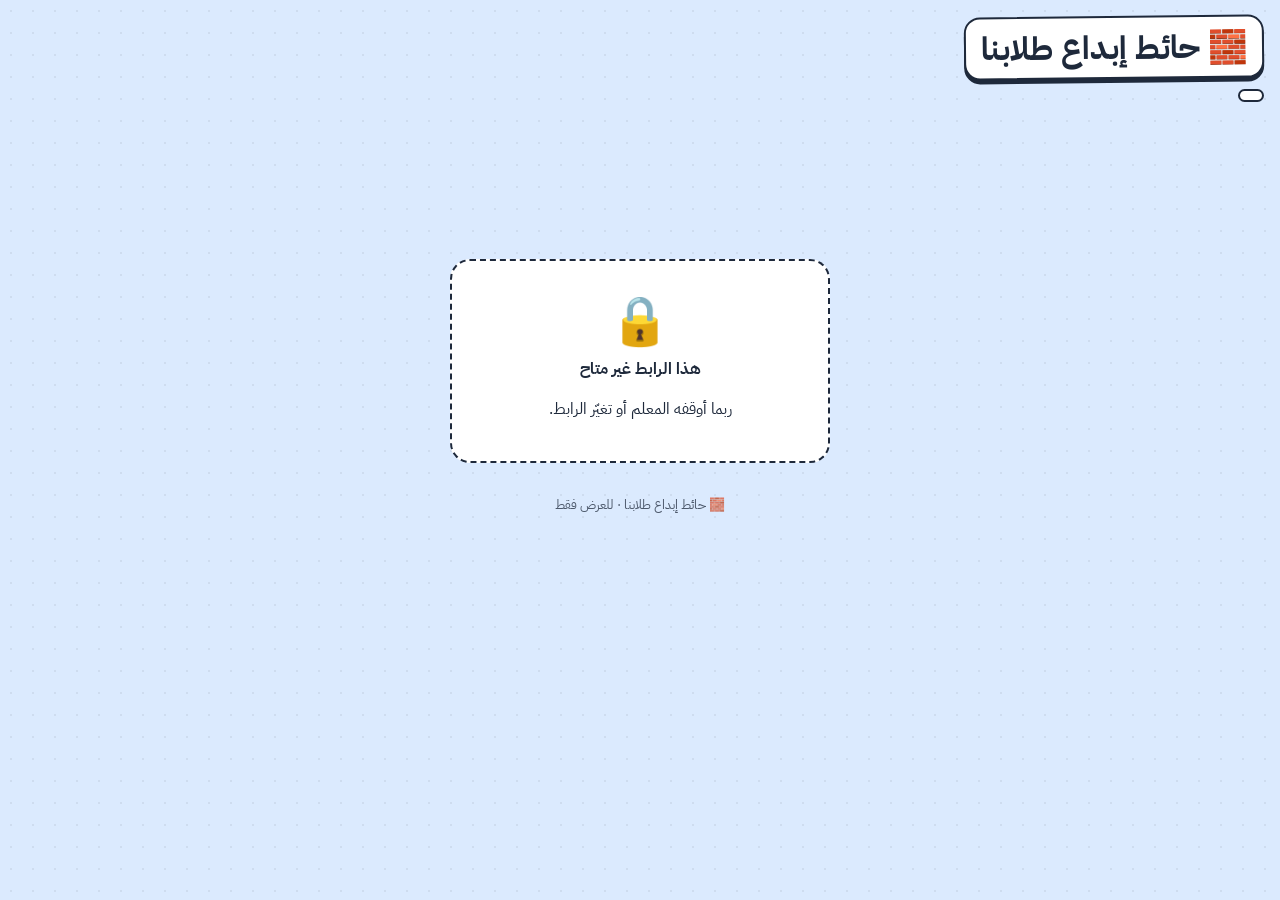
<file: مساعد المعلم/student-portal/w.html>
<!-- 🌐 صفحة الحائط العامة (عرض فقط) — تُولَّد من WALL_PUB_HTML في worker.js؛ البيانات من الخادم: /w/<رمز>/data -->
<!doctype html><html lang="ar" dir="rtl"><head><meta charset="utf-8"><meta name="viewport" content="width=device-width,initial-scale=1,viewport-fit=cover">
<title>🧱 حائط إبداع طلابنا</title><meta name="description" content="أعمال طلابنا وإبداعاتهم"><meta property="og:title" content="🧱 حائط إبداع طلابنا"><meta property="og:description" content="أعمال طلابنا وإبداعاتهم"><meta name="robots" content="noindex">
<link rel="preconnect" href="https://fonts.googleapis.com"><link href="https://fonts.googleapis.com/css2?family=IBM+Plex+Sans+Arabic:wght@400;600;700&display=swap" rel="stylesheet">
<style>
:root{--wbg:#dbeafe;--wac:#2563eb}
*{box-sizing:border-box}
body{margin:0;min-height:100vh;font-family:"IBM Plex Sans Arabic",Tahoma,sans-serif;color:#1e293b;background:var(--wbg) radial-gradient(rgba(0,0,0,.06) 1.2px,transparent 1.4px) 0 0/22px 22px}
body.dark{color:#e2e8f0}
header{max-width:1400px;margin:0 auto;padding:max(1rem,env(safe-area-inset-top)) 1rem .6rem}
h1{margin:0;display:inline-block;background:#fff;color:#1e293b;border:2.5px solid #1e293b;border-radius:16px;padding:.35rem .9rem;font-size:clamp(1.25rem,3.6vw,2rem);box-shadow:0 4px 0 #1e293b;transform:rotate(-.6deg)}
.desc{margin:.6rem 0 0;display:inline-block;background:#fff;color:#334155;border:2px solid #1e293b;border-radius:12px;padding:.3rem .7rem;font-size:.95rem;max-width:100%;white-space:pre-wrap}
.meta{margin-top:.5rem;display:flex;gap:.4rem;flex-wrap:wrap}
.meta span{background:#fff;color:#1e293b;border:2px solid #1e293b;border-radius:99px;padding:.12rem .65rem;font-size:.8rem;font-weight:700}
main{max-width:1400px;margin:0 auto;padding:.4rem 1rem 2rem;columns:4 260px;column-gap:14px}
.card{break-inside:avoid;margin:0 0 14px;background:var(--c);color:#1e293b;border:2.5px solid #1e293b;border-radius:18px;padding:.75rem;box-shadow:0 4px 0 #1e293b;display:flex;flex-direction:column;gap:.55rem;position:relative}
.card.pin{outline:3px solid var(--wac);outline-offset:2px}
.pinic{position:absolute;top:-14px;left:50%;font-size:1.5rem;transform:translateX(-50%) rotate(-20deg)}
.h{display:flex;align-items:center;gap:.55rem}
.av{flex:none;width:36px;height:36px;border-radius:50%;display:grid;place-items:center;font-weight:800;background:#fff;border:2px solid #1e293b}
.h b{font-size:.95rem}.cls{display:inline-block;margin-inline-start:.3rem;background:#fff;border:1.5px solid #1e293b;border-radius:99px;padding:0 .45rem;font-size:.75rem;font-weight:700;vertical-align:middle}.h small{display:block;color:#64748b;font-size:.75rem}
.t{margin:0;white-space:pre-wrap;word-break:break-word;font-size:1rem;line-height:1.75;font-weight:600}
.img{display:block;border-radius:12px;overflow:hidden;border:2px solid #1e293b;background:#fff;cursor:zoom-in}
.img img{display:block;width:100%;height:auto;max-height:70vh;object-fit:contain}
video{width:100%;border-radius:12px;border:2px solid #1e293b;background:#000;max-height:60vh}
.file{display:flex;align-items:center;gap:.6rem;background:#fff;border:2px solid #1e293b;border-radius:12px;padding:.5rem;text-decoration:none;color:#1e293b;font-weight:700;font-size:.85rem}
.file b{background:#ef4444;color:#fff;border-radius:8px;padding:.4rem .5rem;font-size:.75rem}
.yt{position:relative;display:block;border-radius:12px;overflow:hidden;border:2px solid #1e293b}
.yt img{display:block;width:100%;aspect-ratio:16/9;object-fit:cover}
.yt i{position:absolute;inset:0;margin:auto;width:58px;height:40px;border-radius:12px;background:#ef4444;color:#fff;display:grid;place-items:center;font-style:normal}
.lnk{display:block;background:#fff;border:2px solid #1e293b;border-radius:10px;padding:.4rem .6rem;color:#1d4ed8;font-weight:700;font-size:.85rem;word-break:break-all;text-decoration:none;direction:ltr;text-align:left}
.lk{align-self:flex-end;background:#fff;border:2px solid #1e293b;border-radius:99px;padding:.15rem .65rem;font-weight:800;font-size:.85rem}
.empty,.load{margin:14vh auto 0;text-align:center;background:#fff;border:2.5px dashed #1e293b;border-radius:20px;padding:1.5rem 2rem;max-width:380px;color:#1e293b;column-span:all}
.zoom{position:fixed;inset:0;background:rgba(0,0,0,.88);display:flex;align-items:center;justify-content:center;z-index:9;cursor:zoom-out}
.zoom img{max-width:96vw;max-height:94vh;border-radius:8px}
footer{text-align:center;padding:0 1rem 1.5rem;font-size:.8rem;opacity:.75}
@media (max-width:600px){main{columns:1}}
@media (min-width:601px) and (max-width:900px){main{columns:2}}
</style></head><body>
<header><h1 id="ttl">🧱 حائط إبداع طلابنا</h1><div><p class="desc" id="desc" hidden></p></div><div class="meta" id="meta"></div></header>
<main id="grid"><div class="load">⏳ جارٍ التحميل…</div></main>
<footer>🧱 حائط إبداع طلابنا · للعرض فقط</footer>
<script>
(function(){
var Q=new URLSearchParams(location.search), KEY=(Q.get("k")||"").replace(/[^0-9a-f]/g,"").slice(0,30), API=(/^https:\/\/[\w.-]+$/.test(Q.get("a")||"")?Q.get("a"):"https://homework.ahmadalmarzooq2009.workers.dev"), C={sky:["#dbeafe","#2563eb"],mint:["#d1fae5","#059669"],sun:["#fef3c7","#d97706"],rose:["#ffe4e6","#e11d48"],lilac:["#ede9fe","#7c3aed"],peach:["#ffedd5","#ea580c"],sand:["#f5efe0","#a16207"],night:["#1e293b","#38bdf8"]};
var CARD=["#fef9c3","#dcfce7","#dbeafe","#fce7f3","#ede9fe","#ffedd5","#ccfbf1","#fee2e2"];
function E(s){return String(s==null?"":s).replace(/[&<>"']/g,function(c){return {"&":"&amp;","<":"&lt;",">":"&gt;",'"':"&quot;","'":"&#39;"}[c];});}
function hash(s){var h=0;for(var i=0;i<s.length;i++)h=(h*31+s.charCodeAt(i))|0;return Math.abs(h);}
function yt(l){var m=/(?:youtu\.be\/|youtube\.com\/(?:watch\?(?:.*&)?v=|shorts\/|embed\/|live\/))([\w-]{11})/.exec(String(l||""));return m?m[1]:"";}
function ago(t){var d=new Date(t);try{return d.toLocaleDateString("ar-SA-u-ca-gregory",{day:"numeric",month:"long"});}catch(e){return "";}}
var grid=document.getElementById("grid");
if(!KEY){grid.innerHTML='<div class="empty"><div style="font-size:3rem">🔒</div><b>هذا الرابط غير متاح</b><p>ربما أوقفه المعلم أو تغيّر الرابط.</p></div>';return;}
function fu(p,i){return API+"/w/"+KEY+"/f?p="+encodeURIComponent(p.id)+"&i="+i;}
function card(p){
  var bg=p.byTeacher?"#e0f2fe":CARD[hash(p.id)%CARD.length], av=p.byTeacher?"🎓":(p.name?E(p.name.trim().charAt(0)):"⭐");
  var media=(p.files||[]).map(function(f){var u=fu(p,f.i);
    if(f.kind==="image")return '<a class="img" href="'+E(u)+'" data-z="'+E(u)+'"><img loading="lazy" src="'+E(u)+'" alt=""></a>';
    if(f.kind==="video")return '<video src="'+E(u)+'" controls playsinline preload="metadata"></video>';
    return '<a class="file" href="'+E(u)+'" target="_blank" rel="noopener"><b>'+(f.kind==="pdf"?"PDF":"📎")+'</b><span>'+E(f.name)+'</span></a>';}).join("");
  var y=yt(p.link), link=!p.link?"":y?'<a class="yt" href="'+E(p.link)+'" target="_blank" rel="noopener"><img loading="lazy" src="https://img.youtube.com/vi/'+y+'/hqdefault.jpg" alt=""><i>▶</i></a>':'<a class="lnk" href="'+E(p.link)+'" target="_blank" rel="noopener nofollow">🔗 '+E(p.link.replace(/^https?:\/\/(www\.)?/,"").slice(0,60))+'</a>';
  return '<article class="card'+(p.pinned?" pin":"")+'" style="--c:'+bg+'">'+(p.pinned?'<span class="pinic">📌</span>':"")+
    '<div class="h"><span class="av">'+av+'</span><div><b>'+(p.byTeacher?"المعلم":p.name?E(p.name):"عمل طالب")+(p.cls?' <span class="cls">'+E(p.cls)+'</span>':"")+'</b><small>'+E(ago(p.at))+'</small></div></div>'+
    (p.text?'<p class="t">'+E(p.text)+'</p>':"")+media+link+(window.__likes&&p.likes?'<span class="lk">❤️ '+p.likes+'</span>':"")+'</article>';}
fetch(API+"/w/"+KEY+"/data",{cache:"no-store"}).then(function(r){return r.json();}).then(function(j){
  if(!j||!j.ok){grid.innerHTML='<div class="empty"><div style="font-size:3rem">🔒</div><b>هذا الرابط غير متاح</b></div>';return;}
  var w=j.wall,c=C[w.color]||C.sky; var tt=String(w.title||"").indexOf(w.emoji||"🧱")>=0?w.title:(w.emoji||"🧱")+" "+w.title; document.title=tt; document.getElementById("ttl").textContent=tt; document.documentElement.style.setProperty("--wbg",c[0]); document.documentElement.style.setProperty("--wac",c[1]);
  if(w.color==="night")document.body.classList.add("dark"); window.__likes=w.likes;
  if(w.desc){var d=document.getElementById("desc");d.textContent=w.desc;d.hidden=false;}
  document.getElementById("meta").innerHTML='<span>📝 '+j.posts.length+' '+(j.posts.length===1?"عمل":"عملًا")+'</span>';
  grid.innerHTML=j.posts.length?j.posts.map(card).join(""):'<div class="empty"><div style="font-size:3rem">🧱</div><b>لا أعمال معروضة بعد</b></div>';
}).catch(function(){grid.innerHTML='<div class="empty">تعذّر التحميل — حدّث الصفحة</div>';});
grid.addEventListener("click",function(e){var a=e.target.closest("[data-z]");if(!a)return;e.preventDefault();var z=document.createElement("div");z.className="zoom";z.innerHTML='<img src="'+a.getAttribute("data-z")+'" alt="">';z.onclick=function(){z.remove();};document.body.appendChild(z);});
})();
</script></body></html>
</file>
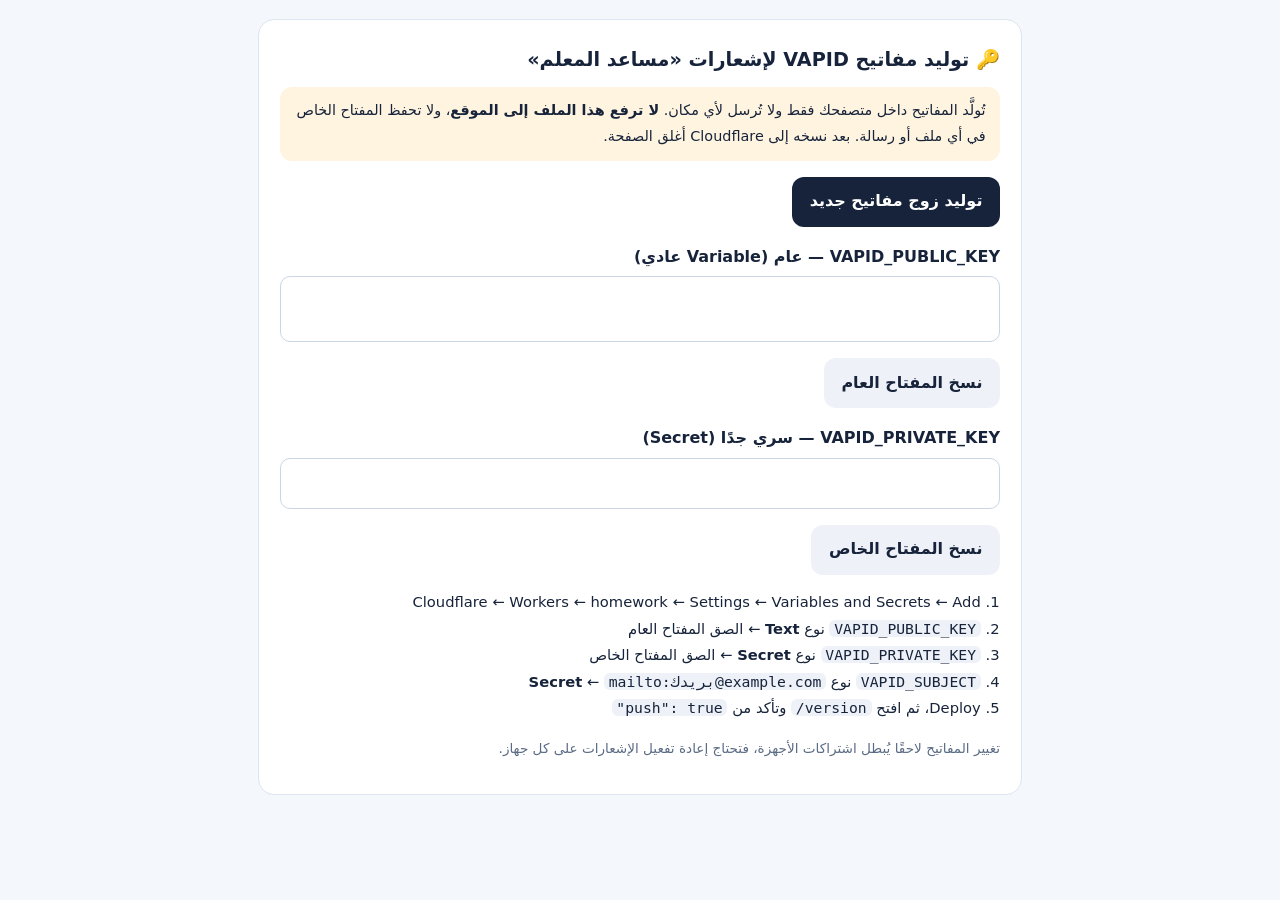
<file: مساعد المعلم/أدوات محلية - لا ترفع للموقع/vapid-keygen.html>
<!DOCTYPE html>
<html dir="rtl" lang="ar"><head><meta charset="utf-8"><meta name="viewport" content="width=device-width,initial-scale=1">
<meta name="robots" content="noindex">
<title>توليد مفاتيح VAPID — لا تُرفع للموقع</title>
<style>
body{font-family:system-ui,-apple-system,"Segoe UI",Tahoma,sans-serif;background:#F4F7FB;color:#16233A;margin:0;padding:1.2rem;line-height:1.8}
.card{max-width:720px;margin:0 auto;background:#fff;border:1px solid #DCE5F0;border-radius:16px;padding:1.2rem 1.3rem}
h1{font-size:1.2rem;margin:.2rem 0 .6rem} .warn{background:#FFF4E0;border-radius:12px;padding:.7rem .9rem;font-size:.9rem}
label{display:block;font-weight:800;margin:1rem 0 .3rem} textarea{width:100%;box-sizing:border-box;direction:ltr;font:13px ui-monospace,Menlo,Consolas,monospace;border:1.5px solid #CBD6E4;border-radius:10px;padding:.6rem;resize:none}
button{font:inherit;font-weight:800;border:0;border-radius:12px;padding:.65rem 1.1rem;cursor:pointer;background:#16233A;color:#fff}
button.ghost{background:#EEF2F8;color:#16233A} .row{display:flex;gap:.5rem;flex-wrap:wrap;margin-top:.4rem}
ol{padding-inline-start:1.2rem;font-size:.92rem} code{background:#EEF2F8;border-radius:6px;padding:0 .3rem;direction:ltr;unicode-bidi:embed}
</style></head><body><div class="card">
<h1>🔑 توليد مفاتيح VAPID لإشعارات «مساعد المعلم»</h1>
<div class="warn">تُولَّد المفاتيح داخل متصفحك فقط ولا تُرسل لأي مكان. <b>لا ترفع هذا الملف إلى الموقع</b>، ولا تحفظ المفتاح الخاص في أي ملف أو رسالة. بعد نسخه إلى Cloudflare أغلق الصفحة.</div>
<div class="row" style="margin-top:1rem"><button id="gen">توليد زوج مفاتيح جديد</button></div>
<label>VAPID_PUBLIC_KEY — عام (Variable عادي)</label>
<textarea id="pub" rows="3" readonly></textarea>
<div class="row"><button class="ghost" data-copy="pub">نسخ المفتاح العام</button></div>
<label>VAPID_PRIVATE_KEY — سري جدًا (Secret)</label>
<textarea id="priv" rows="2" readonly></textarea>
<div class="row"><button class="ghost" data-copy="priv">نسخ المفتاح الخاص</button></div>
<ol>
<li>Cloudflare ← Workers ← homework ← Settings ← Variables and Secrets ← Add</li>
<li><code>VAPID_PUBLIC_KEY</code> نوع <b>Text</b> ← الصق المفتاح العام</li>
<li><code>VAPID_PRIVATE_KEY</code> نوع <b>Secret</b> ← الصق المفتاح الخاص</li>
<li><code>VAPID_SUBJECT</code> نوع <b>Secret</b> ← <code>mailto:بريدك@example.com</code></li>
<li>Deploy، ثم افتح <code>/version</code> وتأكد من <code>"push": true</code></li>
</ol>
<p style="font-size:.85rem;color:#5A6B84">تغيير المفاتيح لاحقًا يُبطل اشتراكات الأجهزة، فتحتاج إعادة تفعيل الإشعارات على كل جهاز.</p>
</div>
<script>
const b64u=buf=>btoa(String.fromCharCode(...new Uint8Array(buf))).replace(/\+/g,'-').replace(/\//g,'_').replace(/=+$/,'');
document.getElementById('gen').onclick=async()=>{
  const kp=await crypto.subtle.generateKey({name:'ECDSA',namedCurve:'P-256'},true,['sign','verify']);
  const pub=await crypto.subtle.exportKey('raw',kp.publicKey);        // 65 بايت غير مضغوط — نفس صيغة web-push
  const jwk=await crypto.subtle.exportKey('jwk',kp.privateKey);       // d = المفتاح الخاص 32 بايت
  document.getElementById('pub').value=b64u(pub);
  document.getElementById('priv').value=jwk.d;
};
document.querySelectorAll('[data-copy]').forEach(btn=>btn.onclick=async()=>{
  const el=document.getElementById(btn.dataset.copy); if(!el.value) return;
  try{ await navigator.clipboard.writeText(el.value); btn.textContent='✓ نُسخ'; }catch(e){ el.select(); document.execCommand('copy'); btn.textContent='✓ نُسخ'; }
  setTimeout(()=>btn.textContent=btn.dataset.copy==='pub'?'نسخ المفتاح العام':'نسخ المفتاح الخاص',1500);
});
</script></body></html>
</file>
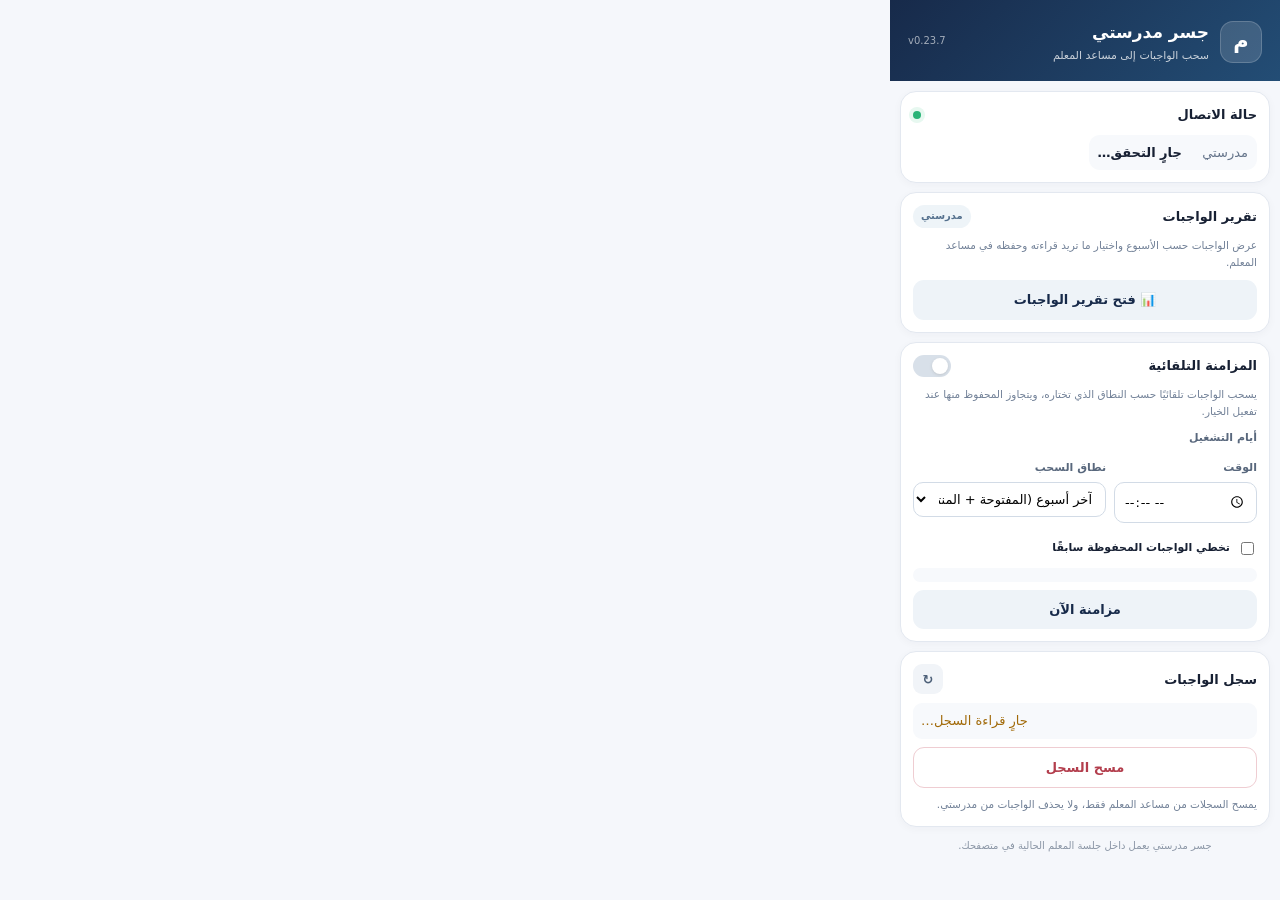
<file: مساعد المعلم/madrasati-bridge/popup/popup.html>
<!DOCTYPE html><html dir="rtl" lang="ar"><head><meta charset="utf-8"><meta name="viewport" content="width=device-width,initial-scale=1"><link rel="stylesheet" href="popup.css"><title>جسر مدرستي</title></head><body>
<header class="hero"><div class="brand"><div class="brand-mark">م</div><div><h1>جسر مدرستي</h1><p>سحب الواجبات إلى مساعد المعلم</p></div></div><span class="version" id="mb-ver">v0.23.7</span></header>
<main>
<section id="status" class="card status-card"><div class="section-title"><span>حالة الاتصال</span><span class="live-dot"></span></div><div id="status-body" class="status-grid"><div class="status-item"><span>مدرستي</span><b>جارٍ التحقق…</b></div></div></section>
<section id="pub-card" class="card context-card" hidden><div id="pub-out"></div></section>
<section id="preview-card" class="card" hidden><div class="section-title"><span>الواجب الحالي</span><span class="badge">قراءة فقط</span></div><button id="preview" class="primary">قراءة نتائج الطلاب</button><div id="preview-out" class="preview"></div><div id="save-box" hidden class="save-box"><label class="lbl">اسم الواجب</label><input id="asg-title" class="inp" maxlength="120" placeholder="اسم الواجب كما يظهر في مدرستي"><div id="token-row" hidden><label class="lbl">كلمة سر مساعد المعلم</label><input id="tok" class="inp" type="password" autocomplete="off"></div><button id="save" class="primary">حفظ في مساعد المعلم</button><div id="save-out"></div></div><p class="privacy">يُنقل فقط اسم الواجب وحالة حل كل طالب. لا درجات ولا جلسات تسجيل دخول.</p></section>
<section class="card"><div class="section-title"><span>تقرير الواجبات</span><span class="badge">مدرستي</span></div><p class="hint">عرض الواجبات حسب الأسبوع واختيار ما تريد قراءته وحفظه في مساعد المعلم.</p><button id="open-report" class="secondary">📊 فتح تقرير الواجبات</button></section>
<section id="auto-card" class="card"><div class="section-title"><span>المزامنة التلقائية</span><label class="switch"><input type="checkbox" id="auto-on"><i></i></label></div><p class="hint">يسحب الواجبات تلقائيًا حسب النطاق الذي تختاره، ويتجاوز المحفوظ منها عند تفعيل الخيار.</p><div class="field"><label>أيام التشغيل</label><div id="auto-days" class="days"></div></div><div class="field-row"><div class="field"><label>الوقت</label><input type="time" id="auto-time" class="inp"></div><div class="field"><label>نطاق السحب</label><select id="auto-range" class="inp"><option value="last7">آخر أسبوع (المفتوحة + المنتهية خلال 7 أيام)</option><option value="current">الأسبوع الحالي</option><option value="previous">الأسبوع السابق</option><option value="last2">آخر أسبوعين</option><option value="last4">آخر 4 أسابيع</option><option value="last8">آخر 8 أسابيع</option><option value="last12">آخر 12 أسبوعًا</option><option value="last30">آخر 30 يومًا</option><option value="all">كل الواجبات</option></select></div></div><label class="check-row"><input type="checkbox" id="auto-skip"><span>تخطي الواجبات المحفوظة سابقًا</span></label><div id="auto-status" class="auto-status"></div><button id="auto-run" class="secondary">مزامنة الآن</button></section>
<section id="history-card" class="card"><div class="section-title"><span>سجل الواجبات</span><button id="history-refresh" class="icon-btn" title="تحديث">↻</button></div><div id="history-out" class="history-list"><div class="empty">جارٍ تحميل السجل…</div></div><button id="history-delete-all" class="danger-outline">مسح السجل</button><p class="privacy">يمسح السجلات من مساعد المعلم فقط، ولا يحذف الواجبات من مدرستي.</p></section>
<section class="footer-note">جسر مدرستي يعمل داخل جلسة المعلم الحالية في متصفحك.</section>
</main><script src="popup.js"></script></body></html>
</file>
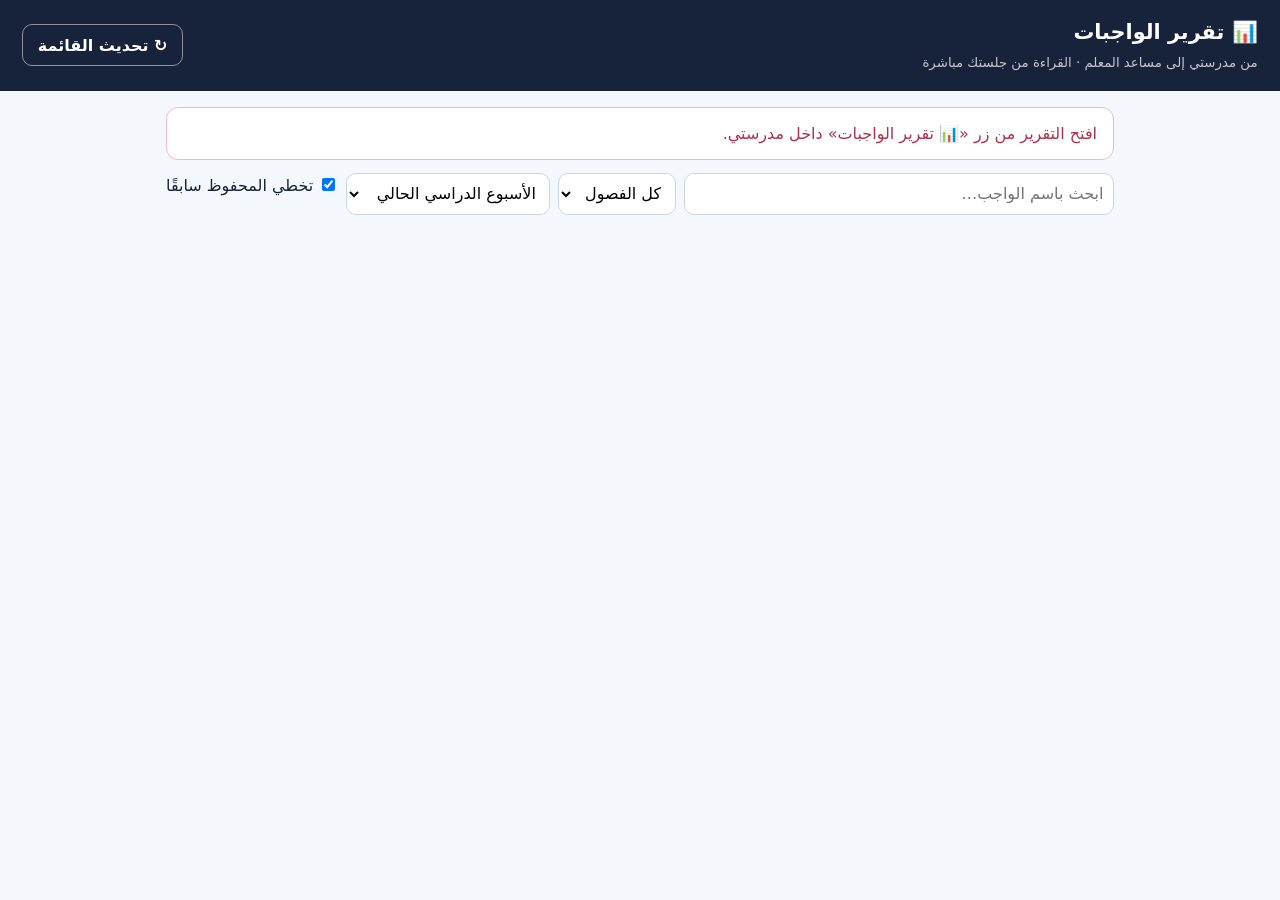
<file: مساعد المعلم/madrasati-bridge/report/report.html>
<!DOCTYPE html>
<html dir="rtl" lang="ar"><head><meta charset="utf-8"><meta name="viewport" content="width=device-width,initial-scale=1"><title>📊 تقرير الواجبات — المعلم الذكي</title><link rel="stylesheet" href="report.css"></head>
<body>
<header><div><h1>📊 تقرير الواجبات</h1><small>من مدرستي إلى مساعد المعلم · القراءة من جلستك مباشرة</small></div>
  <button id="reload" class="ghost">↻ تحديث القائمة</button></header>
<main>
  <div class="toolbar"><div id="status" class="note">جارٍ جلب واجباتك من مدرستي…</div>
    <button id="save-all" class="tick" hidden>💾 حفظ الكل</button></div>
  <div id="filters" hidden>
    <input id="q" placeholder="ابحث باسم الواجب…">
    <select id="cls"><option value="">كل الفصول</option></select>
    <select id="range">
      <option value="current">الأسبوع الدراسي الحالي</option><option value="previous">الأسبوع الدراسي السابق</option>
      <option value="last2">آخر أسبوعين</option><option value="last4">آخر 4 أسابيع</option>
      <option value="last8">آخر 8 أسابيع</option><option value="last12">آخر 12 أسبوعًا</option>
      <option value="last30">آخر 30 يومًا</option><option value="all">كل الواجبات</option>
    </select>
    <label><input type="checkbox" id="skip-existing" checked> تخطي المحفوظ سابقًا</label>
  </div>
  <div id="list"></div>
  <div id="tokbox" class="overlay" hidden><div class="dialog" role="dialog" aria-modal="true">
    <b>🔑 كلمة سر المعلم الذكي</b><p>مرة واحدة فقط — تُحفظ في الإضافة، وتُكمل عمليات الحفظ المعلّقة تلقائيًا.</p>
    <input id="tok" type="password" autocomplete="off"><div class="dlg-err" id="tok-err"></div>
    <div class="dlg-acts"><button id="tok-save" class="tick">متابعة الحفظ</button><button id="tok-cancel" class="soft">إلغاء</button></div></div></div>
</main>
<script src="report.js"></script>
</body></html>
</file>
<file: مساعد المعلم/student-portal/app.css>
@charset "UTF-8";
/* ── <style> ── */

:root{
  --paper:#EEF2F7;--paper-2:#FFFFFF;--ink:#16233A;--ink-soft:#5A6B84;
  --rule:#C9D6E5;--tick:#1B9C6B;--pen:#D6455B;
  --shadow:0 1px 2px rgba(22,35,58,.06),0 8px 24px rgba(22,35,58,.08);
}
*{box-sizing:border-box;-webkit-tap-highlight-color:transparent}
/* 👆 النقر المزدوج كان يكبّر الشاشة أثناء اللعب السريع.
   manipulation يلغي تكبير النقر المزدوج فقط ويُبقي التكبير بإصبعين لمن يحتاجه. */
html{touch-action:manipulation;-webkit-text-size-adjust:100%;text-size-adjust:100%}
button,.btn,.game-card,.game-memory-card,.game-lock-option,.ms-opt,.ms-help,.ms-final,
.mq-balloon,.mq-plat,.mq-mole,.mq-help,.jw-item,.space-card,.opt,.chip,.pair-btn{
  touch-action:manipulation}
/* لا يُحدَّد نص الأزرار عند التكرار السريع داخل الألعاب */
.game-play,.game-list,.mq-wrap,.ms-stage,.game-memory,.mq-catch,.mq-field{
  -webkit-user-select:none;user-select:none}
body{margin:0;background:var(--paper);color:var(--ink);min-height:100vh;min-height:100dvh;
  overscroll-behavior-y:contain;
  font-family:'Readex Pro','Tajawal','Segoe UI',system-ui,'Noto Naskh Arabic',sans-serif;
  font-size:17px;line-height:1.7;-webkit-font-smoothing:antialiased}
h1,h2,h3{margin:0;font-weight:700;line-height:1.35}
.pace-hint{text-align:center;font-size:.76rem;color:var(--ink-soft);margin:.45rem 0 0}
/* 🔎 مهمة التصحيح */
.rt-card{margin-top:.55rem;padding:.7rem;border-radius:12px;background:var(--paper);border:1px solid var(--rule)}
.rt-why{font-size:.84rem;line-height:1.8;margin-top:.2rem;color:#9A6512;font-weight:700}
.rt-task{font-size:.84rem;line-height:1.8;color:var(--ink-soft);margin-top:.15rem}
.rt-go{width:100%;margin-top:.55rem;min-height:46px}
.rt-sheet{position:fixed;inset:0;z-index:75;background:rgba(22,35,58,.6);display:flex;align-items:flex-end;justify-content:center}
.rt-panel{width:100%;max-width:560px;max-height:92vh;max-height:92dvh;overflow:auto;background:#fff;border-radius:20px 20px 0 0;padding:1rem 1rem calc(1rem + env(safe-area-inset-bottom,0px))}
.rt-top{display:flex;justify-content:space-between;align-items:center}.rt-top b{font-size:1rem}
.rt-x{width:40px;height:40px;border-radius:12px;background:#EEF2F7;font-size:1rem}
.rt-title{font-weight:800;margin-top:.3rem}
.rt-reason{margin-top:.4rem;padding:.55rem .7rem;border-radius:12px;background:#FFF3DC;color:#7A4E0C;font-size:.84rem;line-height:1.7}
.rt-prog{height:8px;border-radius:99px;background:#EEF2F7;overflow:hidden;margin-top:.7rem}.rt-prog span{display:block;height:100%;background:#1B9C6B;border-radius:inherit;transition:width .3s}
.rt-step{font-size:.76rem;color:var(--ink-soft);margin-top:.25rem}
.rt-q{margin-top:.7rem;padding:.8rem;border:1px solid var(--rule);border-radius:14px;background:#F7F9FC}
.rt-qt{font-weight:800;line-height:1.8}
.rt-prev{margin-top:.35rem;font-size:.8rem;color:#B23346}
.rt-opts{display:grid;gap:.45rem;margin-top:.6rem}.rt-opts.two{grid-template-columns:1fr 1fr}
.rt-opt{min-height:48px;border:1.5px solid var(--rule);background:#fff;border-radius:12px;padding:.45rem .7rem;text-align:start;font-weight:700;font-size:.95rem}
.rt-opt.sel{border-color:#2F6FDB;background:#EAF1FC}
.rt-opt:disabled{opacity:.75}
.rt-q .inp{margin-top:.6rem;width:100%}
.rt-right{margin-top:.5rem;padding:.6rem;border-radius:12px;background:#E3F5EC;color:#137A53;line-height:1.8}
.rt-confirm{width:100%;min-height:50px;margin-top:.7rem}
.rt-hint{font-size:.72rem;color:var(--ink-soft);text-align:center;margin:.45rem 0 0}
.rt-fb{margin-top:.6rem;padding:.6rem .7rem;border-radius:12px;font-weight:700;line-height:1.7}
.rt-fb.ok{background:#E3F5EC;color:#137A53}.rt-fb.no{background:#FDE7EA;color:#B23346}.rt-fb.seen{background:#EAF1FC;color:#2459B8}
.rt-done{text-align:center;padding:1rem .5rem}.rt-big{font-size:2.6rem}
/* 📲 تنبيهات الطالب */
.sp-push{margin-top:.8rem;border:1.5px solid var(--rule);border-radius:14px;padding:.8rem;background:#F7F9FC}
.sp-push.sp-compact{display:flex;align-items:center;justify-content:space-between;gap:.5rem;padding:.3rem .35rem .3rem .75rem;border:1px solid #CFE8DB;background:#F1FAF5;border-radius:999px;margin-top:.6rem}
.sp-mini-t{font-size:.8rem;font-weight:700;color:#137A53}
.sp-mini-btn{width:30px;height:30px;border-radius:999px;border:0;background:transparent;font-size:.9rem;cursor:pointer;flex:none}
.sp-head{display:flex;gap:.6rem;align-items:center}
.sp-push.sp-off{display:grid;gap:.45rem;padding:.6rem .7rem;border-color:#BFD3F2;background:linear-gradient(135deg,#EEF4FF,#F7FAFF)}
.sp-push.hide{display:none!important}
.sp-title{display:flex;align-items:center;justify-content:space-between;gap:.5rem}
.sp-chip{display:inline-flex;align-items:center;gap:.25rem;border:1px solid #CFE8DB;background:#F1FAF5;color:#137A53;border-radius:999px;padding:.15rem .55rem;font:inherit;font-size:.72rem;font-weight:800;cursor:pointer}
.sp-chip.hide{display:none}
.space-notices .sp-push{margin:.35rem 0 .55rem}
.sp-row{display:flex;align-items:center;gap:.6rem;min-width:0}
.sp-ic2{width:38px;height:38px;border-radius:11px;background:#2F6FDB;display:grid;place-items:center;font-size:1.15rem;flex:none}
.sp-tx{flex:1;min-width:0}.sp-tx b{display:block;font-size:.9rem}.sp-tx small{display:block;font-size:.72rem;color:var(--ink-soft);line-height:1.45}
.sp-on{border:0;background:var(--tick);color:#fff;border-radius:10px;padding:.5rem .85rem;font:inherit;font-weight:800;font-size:.85rem;white-space:nowrap;flex:none;cursor:pointer}
.sp-push.sp-off .sp-note{margin-top:0}
.sp-push.sp-off details.sp-why{margin:0}.sp-push.sp-off details.sp-why summary{font-size:.76rem;color:#2459B8;font-weight:700;cursor:pointer;list-style:none}
.sp-push.sp-off details.sp-why summary::-webkit-details-marker{display:none}
.sp-ic{font-size:1.5rem;line-height:1}
.sp-head b{display:block;font-size:.95rem}
.sp-head small{display:block;color:var(--ink-soft);font-size:.8rem;line-height:1.5}
.sp-note{margin-top:.6rem;padding:.55rem .7rem;border-radius:10px;background:#FFF6E5;border:1px solid #F1D39A;font-size:.82rem;line-height:1.7}
.sp-steps{margin:.3rem 0 0;padding-inline-start:1.2rem}
.sp-why{margin-top:.6rem;font-size:.84rem}
.sp-why summary{cursor:pointer;font-weight:700;color:var(--ink);min-height:44px;display:flex;align-items:center}
.sp-why ul{margin:.2rem 0 .3rem;padding-inline-start:1.1rem;line-height:1.75}
.sp-why li{margin-bottom:.25rem}
.sp-small{margin:.3rem 0 0;color:var(--ink-soft);font-size:.76rem}
.sp-actions{margin-top:.6rem;display:flex;gap:.5rem}
.sp-actions .btn{flex:1;min-height:46px}
button{font-family:inherit;cursor:pointer;border:none}

.bar{background:var(--ink);color:var(--paper);padding:.85rem 1rem}
/* 📲 مثل لوحة التحكم وبوابة المعلم: الشريط الداكن مثبّت أعلى الشاشة ويغطي منطقة الساعة والبطارية،
   فلا يمر المحتوى تحتها عند التمرير (هذا ما كان يظهر مغبّشًا في وضع التطبيق).
   z-index 50 = تحت كل النوافذ المنبثقة (أدناها 60) فلا يغطي أيًّا منها. */
.bar{position:sticky;top:0;z-index:50;padding-top:calc(.85rem + env(safe-area-inset-top,0px))}
.bar-in{max-width:640px;margin:0 auto;display:flex;align-items:center;gap:.6rem}
.bar-refresh{cursor:pointer;-webkit-tap-highlight-color:transparent;user-select:none}
.bar-refresh:active{opacity:.7}
.mark.bar-refresh.spin{animation:barSpin .6s ease-in-out infinite}
@keyframes barSpin{50%{transform:rotate(-12deg) scale(.92)}}
.mark{width:24px;height:30px;border-radius:4px;background:var(--paper);position:relative;flex:none;box-shadow:inset -5px 0 0 var(--pen)}
.mark::after{content:"";position:absolute;inset:6px 10px 6px 5px;background:repeating-linear-gradient(to bottom,var(--rule) 0 2px,transparent 2px 7px)}
.bar b{font-size:1.02rem}
.bar-credit{font-size:.72rem;font-weight:700;opacity:.78;white-space:nowrap;overflow:hidden;text-overflow:ellipsis;min-width:0}
.bar .cnt{margin-inline-start:auto;font-size:.85rem;color:#9FB2CC}
.activity-home{margin-inline-start:.35rem;flex:none;padding:.4rem .65rem;border:1px solid rgba(255,255,255,.28);border-radius:10px;background:rgba(255,255,255,.08);color:#fff;font:inherit;font-size:.76rem;font-weight:800;white-space:nowrap}
.activity-home:hover{background:rgba(255,255,255,.16)}

.wrap{max-width:640px;margin:0 auto;padding:1.1rem 1rem 3rem}
.sheet{background:var(--paper-2);border-radius:14px;box-shadow:var(--shadow);padding:1.1rem;margin-bottom:.9rem}
.muted{color:var(--ink-soft);font-size:.9rem}
.center{text-align:center}
.hide{display:none}

/* ── الرحلة التعليمية ── */
.journey-card{padding:1rem;margin-bottom:.9rem}
.journey-head{display:flex;align-items:flex-start;gap:.8rem;justify-content:space-between}
.journey-kicker{display:block;font-size:.75rem;font-weight:800;color:var(--tick);margin-bottom:.12rem}
.journey-head h3{font-size:1.02rem}
.journey-head p{margin:.18rem 0 0;font-size:.78rem}
.journey-percent{min-width:52px;height:52px;border-radius:16px;background:var(--ink);color:#fff;display:grid;place-items:center;font-size:.85rem;font-weight:900}
.journey-progress{height:7px;background:var(--rule);border-radius:99px;overflow:hidden;margin:.85rem 0 1rem}
.journey-progress i{display:block;height:100%;width:0;background:var(--tick);border-radius:99px;transition:width .3s}
.journey-steps{display:grid;gap:.55rem}
.journey-step{display:flex;gap:.65rem;align-items:center;padding:.68rem .72rem;border:1.5px solid var(--rule);border-radius:13px;background:#fff;cursor:default}
.journey-step.current{border-color:var(--tick);background:rgba(27,156,107,.055);cursor:pointer}
.journey-step.done{background:rgba(27,156,107,.055)}
.journey-step.wait{opacity:.72}
/* 🎮 المسابقة المباشرة */
#live-card{margin:0 0 .9rem;display:grid;gap:.6rem}
.live-done{display:flex;flex-wrap:wrap;gap:.35rem}
.live-done button{border:1px solid var(--rule);background:#fff;border-radius:99px;padding:.3rem .75rem;font:inherit;font-size:.82rem;cursor:pointer;color:var(--ink)}
.live-next{display:grid;gap:.15rem;width:100%;margin-top:.9rem;text-align:start;border:0;border-radius:14px;padding:.75rem .9rem;cursor:pointer;font:inherit;color:#fff;background:linear-gradient(135deg,#1F1B3A,#3B1D4F)}
.live-next small{opacity:.85}
#live-card.live-flash .live-card{animation:liveFlash .8s ease-in-out 3}
@keyframes liveFlash{50%{box-shadow:0 0 0 6px rgba(239,68,68,.55),0 10px 26px rgba(59,29,79,.28)}}
.live-card{border-radius:18px;padding:1rem;background:linear-gradient(135deg,#1F1B3A,#3B1D4F);color:#fff;box-shadow:0 10px 26px rgba(59,29,79,.28)}
.live-card h3{margin:.35rem 0 .55rem;font-size:1.2rem;color:#fff}
.live-badge{display:inline-flex;align-items:center;gap:.4rem;font-size:.78rem;font-weight:800;background:rgba(239,68,68,.18);color:#FCA5A5;padding:.2rem .6rem;border-radius:99px}
.live-badge i{width:8px;height:8px;border-radius:50%;background:#EF4444;animation:livePulse 1.2s infinite}
@keyframes livePulse{50%{opacity:.25}}
.live-facts{display:flex;flex-wrap:wrap;gap:.35rem .8rem;font-size:.86rem;opacity:.95}
.live-prizes{font-size:.84rem;margin:.5rem 0 0;color:#FDE68A}
.live-soon{font-size:.8rem;opacity:.8;margin:.45rem 0 0}
.live-card .btn{width:100%;margin-top:.8rem}
.live-closed{margin-top:.8rem;text-align:center;padding:.7rem .8rem;border-radius:12px;background:rgba(255,255,255,.1);border:1px solid rgba(255,255,255,.2);color:#F1F5F9;font-weight:800;font-size:.95rem}
.live-closed.live-on{background:rgba(34,197,94,.16);border-color:rgba(74,222,128,.45);color:#BBF7D0}
.live-closed b{font-variant-numeric:tabular-nums}
body.live-open{overflow:hidden}
.live-room{position:fixed;inset:0;z-index:2000;background:var(--paper,#F7F9FC);overflow:auto;-webkit-overflow-scrolling:touch}
.live-wrap{max-width:560px;margin:0 auto;padding:calc(env(safe-area-inset-top,0px) + .6rem) 1rem calc(env(safe-area-inset-bottom,0px) + 1.2rem)}
.live-top{display:flex;align-items:center;gap:.6rem;margin-bottom:.8rem}
.live-top b{flex:1;font-size:1rem}
.live-x{width:36px;height:36px;border-radius:50%;border:1px solid var(--rule);background:#fff;font-size:1rem;cursor:pointer}
.live-net{font-size:.78rem;color:#B45309}
.live-center{text-align:center;padding:1.2rem 0}
.live-big{font-size:3rem}
.live-ok{display:inline-block;background:#E4F4EC;color:#137A53;border-radius:12px;padding:.45rem .8rem;font-weight:800;margin-bottom:1rem}
.live-count{font-size:3.2rem;font-weight:900;letter-spacing:.05em;font-variant-numeric:tabular-nums;margin:.2rem 0 .6rem}
.live-roster{display:flex;flex-wrap:wrap;gap:.35rem;justify-content:center;margin-top:.8rem}
.live-roster span{font-size:.8rem;background:#fff;border:1px solid var(--rule);border-radius:99px;padding:.2rem .6rem}
.live-qhead{display:flex;justify-content:space-between;font-weight:800;font-size:.9rem;color:var(--ink-soft)}
.live-score{color:#B45309}
.live-timer{--f:1;margin:.7rem auto;width:74px;height:74px;border-radius:50%;display:grid;place-items:center;font-size:1.7rem;font-weight:900;
  background:conic-gradient(var(--tick,#1B9C6B) calc(var(--f)*360deg),#E2E8F0 0);position:relative}
.live-timer::before{content:"";position:absolute;inset:7px;border-radius:50%;background:var(--paper,#F7F9FC)}
.live-timer{isolation:isolate}.live-timer::before{z-index:-1}
.live-timer.low{background:conic-gradient(#DC2626 calc(var(--f)*360deg),#E2E8F0 0);color:#DC2626}
.live-qt{font-size:1.25rem;line-height:1.7;margin:.5rem 0 1rem;text-align:center}
.live-opts{display:grid;gap:.55rem}
.live-opt{display:flex;align-items:center;gap:.7rem;min-height:58px;padding:.7rem .9rem;border-radius:14px;border:2px solid var(--rule);background:#fff;font-size:1.05rem;font-weight:700;text-align:start;cursor:pointer;font-family:inherit;color:var(--ink)}
.live-opt span{width:32px;height:32px;border-radius:9px;display:grid;place-items:center;background:#EEF2F7;flex:none}
.live-opt:disabled{cursor:default}
.live-opt.picked{border-color:#2E6BB8;background:#EFF6FF}
.live-opt.right{border-color:#1B9C6B;background:#E4F4EC}
.live-opt.wrong{border-color:#DC2626;background:#FEF2F2}
.live-res{margin:1rem 0 .4rem;text-align:center;font-weight:800;padding:.6rem;border-radius:12px}
.live-res.good{background:#E4F4EC;color:#137A53}.live-res.bad{background:#FEF2F2;color:#B42318}.live-res.wait{background:#EFF6FF;color:#1E3A8A}
.live-res b{font-size:1.2rem}
.live-me{text-align:center;background:#FFFBEB;border:1px solid #FDE68A;border-radius:14px;padding:.7rem;margin:.6rem 0 1rem;line-height:1.9}
.live-podium{display:grid;grid-template-columns:repeat(3,1fr);gap:.45rem;align-items:end;margin-bottom:.8rem}
.live-podium div{background:#fff;border:1px solid var(--rule);border-radius:14px;padding:.6rem .3rem;text-align:center;display:grid;gap:.15rem}
.live-podium .p1{order:2;padding-top:1.1rem;border-color:#F59E0B}.live-podium .p2{order:1}.live-podium .p3{order:3}
.live-podium span{font-size:1.8rem}.live-podium b{font-size:.85rem}.live-podium small{color:var(--ink-soft);font-size:.74rem}
.live-podium .me,.live-board .me{outline:2px solid #2E6BB8}
.live-board{margin:0;padding-inline-start:1.6rem;display:grid;gap:.3rem}
.live-board li{background:#fff;border:1px solid var(--rule);border-radius:10px;padding:.4rem .6rem}
.live-board li span{display:inline-block;min-width:60%}
/* 💌 بطاقة رسالة الشكر (احتفالية) */
.thx-card{position:relative;overflow:hidden;border-radius:22px;padding:1.2rem 1rem 1rem;color:#3A1D00;text-align:center;
  background:linear-gradient(145deg,#FFF3C4 0%,#FFD6E7 55%,#FFE1B8 100%);border:2px solid #FFB84D;box-shadow:0 10px 26px rgba(255,140,60,.25);margin:.4rem 0}
.thx-card.thx-wow{animation:thxWow .9s cubic-bezier(.2,1.5,.4,1)}
@keyframes thxWow{0%{transform:scale(.9)}60%{transform:scale(1.03)}100%{transform:none}}
.thx-floats{position:absolute;inset:0;z-index:0;pointer-events:none}
.thx-floats i{position:absolute;bottom:-24px;left:var(--x);font-style:normal;font-size:1.05rem;opacity:.55;animation:thxFloat var(--s) ease-in var(--d) infinite}
@keyframes thxFloat{0%{transform:translateY(0) rotate(0)}100%{transform:translateY(-240px) rotate(40deg);opacity:0}}
.thx-env{font-size:3.2rem;line-height:1;animation:thxEnv 1.8s ease-in-out infinite;position:relative;z-index:1}
@keyframes thxEnv{0%,100%{transform:rotate(-8deg) translateY(0)}50%{transform:rotate(8deg) translateY(-6px)}}
.thx-kick{position:relative;z-index:1;font-weight:900;font-size:1.25rem;color:#B3203D;margin:.35rem 0 .6rem}
.thx-new{position:absolute;top:.7rem;inset-inline-start:.7rem;background:#E4002B;color:#fff;font-size:.72rem;font-weight:900;border-radius:99px;padding:.15rem .55rem;animation:lvsPop .5s cubic-bezier(.2,1.6,.4,1)}
.thx-body{position:relative;z-index:1;white-space:pre-line;font-size:1.18rem;line-height:2;font-weight:800;color:#2B1400;background:rgba(255,255,255,.88);border-radius:16px;padding:.9rem 1rem;margin:0;box-shadow:0 2px 8px rgba(180,90,20,.12)}
.notice-inline-list .space-notice .thx-card .thx-body,.space-notice .thx-card .thx-body,.thx-card .thx-body.thx-body{font-size:1.18rem;line-height:2;font-weight:800;color:#2B1400}   /* قائمة التنبيهات تصغّر كل نص إلى .68rem — نص الشكر مستثنى */
.thx-card .thx-body{display:block!important;-webkit-line-clamp:unset!important;-webkit-box-orient:initial!important;line-clamp:none!important;max-height:none!important;overflow:visible!important;text-overflow:clip!important}   /* الرسالة كاملة: لا اختصار كبقية الرسائل */
.thx-card{max-height:none!important}
.thx-foot{position:relative;z-index:1;display:grid;gap:.55rem;justify-items:center;margin-top:.8rem;font-weight:800;font-size:.95rem;color:#7A3E00}
.thx-share{border:0;border-radius:99px;padding:.55rem 1.1rem;font:inherit;font-weight:900;color:#fff;background:linear-gradient(#FF7A45,#E0452E);box-shadow:0 4px 0 #A8321F;cursor:pointer}
.thx-share:active{transform:translateY(3px);box-shadow:0 1px 0 #A8321F}
.thx-fx{position:absolute;inset:0;pointer-events:none}
.thx-fx b{position:absolute;top:-12px;width:8px;height:13px;border-radius:2px;animation:thxConf 2s linear forwards}
@keyframes thxConf{to{transform:translateY(420px) rotate(600deg);opacity:.2}}
@media (prefers-reduced-motion:reduce){.thx-floats,.thx-env{animation:none}.thx-floats{display:none}}

/* 👹 وحش الزعيم */
.lvboss{background:linear-gradient(#1B1035,#2A1450);border-radius:18px;padding:.7rem .8rem .8rem;margin:.4rem 0 .7rem;color:#fff}
.lvboss-stage{position:relative;display:grid;place-items:center;height:128px}
.lvboss-stage canvas{width:132px;height:108px;image-rendering:pixelated;animation:lvbossIdle 1.6s ease-in-out infinite alternate}
.lvboss-stage.hit canvas{animation:lvbossHit .35s}
@keyframes lvbossIdle{to{transform:translateY(-5px) scale(1.02)}}
@keyframes lvbossHit{20%{transform:translateX(-8px);filter:brightness(2.2)}50%{transform:translateX(7px)}80%{transform:translateX(-3px)}}
.lvboss-fx{position:absolute;inset:0;pointer-events:none}
.lvboss-fx b{position:absolute;top:30%;font-size:1.5rem;font-weight:900;color:#FFD23F;text-shadow:0 2px 0 #7A0020;animation:lvbossDmg 1.1s ease-out forwards}
@keyframes lvbossDmg{to{transform:translateY(-55px) scale(1.3);opacity:0}}
.lvboss-hp{position:relative;height:22px;border-radius:99px;background:rgba(255,255,255,.12);overflow:hidden;border:2px solid rgba(255,255,255,.25)}
.lvboss-hp i{position:absolute;inset-inline-start:0;top:0;bottom:0;width:100%;background:linear-gradient(90deg,#7CE85A,#2F9E3A);transition:width .6s cubic-bezier(.2,.8,.3,1)}
.lvboss-hp i.low{background:linear-gradient(90deg,#FF4D6D,#B3203D)}
.lvboss-hp span{position:relative;display:block;text-align:center;font-size:.8rem;font-weight:900;line-height:18px;text-shadow:0 1px 2px #000}
.lvboss-feed{margin-top:.5rem;text-align:center;font-size:.86rem;font-weight:800;color:#FDE68A;min-height:1.3em}
.lvboss-feed.pop{animation:lvsPop .4s cubic-bezier(.2,1.6,.4,1)}
.lvboss-end{margin:.4rem 0 .8rem;text-align:center;font-weight:900;font-size:1.1rem;padding:.7rem;border-radius:14px;background:#FEF2F2;color:#B42318;display:grid;gap:.2rem}
.lvboss-end.win{background:#DCFCE7;color:#166534}.lvboss-end small{font-weight:700;opacity:.8;font-size:.8rem}

/* 🎨 تحدي الأشكال */
.lvs{margin-top:.4rem}.lvs-grid{display:grid;grid-template-columns:1fr 1fr;gap:.7rem}.lvs-grid.two{grid-template-columns:1fr}
.lvs-tile{position:relative;min-height:128px;border-radius:20px;background:var(--c);color:#fff;display:grid;place-items:center;align-content:center;gap:.25rem;padding:.7rem .5rem;
  box-shadow:0 7px 0 rgba(0,0,0,.22),inset 0 2px 0 rgba(255,255,255,.25);touch-action:none;cursor:grab;transition:transform .18s cubic-bezier(.2,.8,.3,1),opacity .25s;will-change:transform}
.lvs-grid.two .lvs-tile{min-height:96px}
.lvs-sh{font-size:2.6rem;line-height:1;text-shadow:0 3px 0 rgba(0,0,0,.2)}
.lvs-tile b{font-size:1rem;font-weight:900;text-align:center;line-height:1.35;text-shadow:0 1px 2px rgba(0,0,0,.35);word-break:break-word}
.lvs-tile.drag{transition:none;cursor:grabbing;z-index:2;box-shadow:0 14px 24px rgba(0,0,0,.3)}
.lvs-tile.thrown{transition:transform .5s cubic-bezier(.5,0,.8,.4),opacity .5s;transform:translateY(-120vh) rotate(-25deg) scale(.6)!important;opacity:.2}
.lvs-tile.dim{opacity:.25;filter:grayscale(.6)}
.lvs-hint{margin-top:.7rem;text-align:center;font-weight:900;color:var(--ink-soft)}
.lvs-hint.wig{animation:lvsWig .5s}
@keyframes lvsWig{25%{transform:translateX(-6px)}75%{transform:translateX(6px)}}
.lvs-done{display:grid;justify-items:center;gap:.3rem;padding:2rem 1rem;border-radius:18px;background:#EFF6FF;margin-top:.6rem}
.lvs-done span{font-size:2.6rem;animation:lvsUp 1.2s ease-in-out infinite alternate}.lvs-done b{font-size:1.2rem}.lvs-done small{color:var(--ink-soft)}
@keyframes lvsUp{to{transform:translateY(-8px)}}
.live-streak{margin:.6rem auto 0;text-align:center;font-weight:900;color:#C2410C;background:#FFEDD5;border-radius:99px;padding:.35rem .8rem;width:fit-content;animation:lvsPop .5s cubic-bezier(.2,1.6,.4,1)}
@keyframes lvsPop{from{transform:scale(.4);opacity:0}}
.lvr-ahead{text-align:center;font-size:.84rem;color:#FDE68A;margin-top:.1rem}

/* 📵 منع تحديد النص وقائمة «نسخ/ترجمة» في الآيفون أثناء اللعب (الضغط المطوّل على الأزرار أو قرب النص) */
.arc,.arc *,#mq-scene,#mq-scene *,.lvr,.lvr *,.lvs,.lvs *,.lvboss,.lvboss *,.lvb-sky,.lvb-sky *,#live-room .live-wrap,#live-room .live-wrap *{
  -webkit-user-select:none;user-select:none;-webkit-touch-callout:none;-webkit-tap-highlight-color:transparent}
/* 🕹️ محرك الأركيد v2: شاشة بإطار جهاز ألعاب، وأزرار بارزة */
.arc{display:grid;justify-items:center;gap:.6rem}
.arc-screen{padding:10px;border-radius:18px;background:linear-gradient(145deg,#2D2B4A,#1A1830);box-shadow:inset 0 2px 0 rgba(255,255,255,.12),0 8px 22px rgba(15,10,40,.35);max-width:100%}
.arc-cv{display:block;border-radius:8px;image-rendering:pixelated;touch-action:none;max-width:100%}
.arc-pad{display:grid;grid-template-columns:70px 1fr 70px;gap:.7rem;width:100%;max-width:400px;direction:ltr}
.arc-b{height:62px;border-radius:18px;border:0;font:inherit;font-weight:900;font-size:1.3rem;color:#fff;background:linear-gradient(#4A4870,#34325A);box-shadow:0 6px 0 #1E1C3A,inset 0 2px 0 rgba(255,255,255,.18);touch-action:none;user-select:none;-webkit-user-select:none;cursor:pointer}
.arc-a{background:linear-gradient(#FF3B5C,#D90036);box-shadow:0 6px 0 #7A0020,inset 0 2px 0 rgba(255,255,255,.3);font-size:1.1rem;letter-spacing:.02em}
.arc-b.on,.arc-b:active{transform:translateY(5px);box-shadow:0 1px 0 #1E1C3A,inset 0 2px 0 rgba(255,255,255,.12)}
.arc-a.on,.arc-a:active{box-shadow:0 1px 0 #7A0020,inset 0 2px 0 rgba(255,255,255,.2)}
.arc-hint{font-size:.86rem;font-weight:800;color:var(--ink-soft);text-align:center;min-height:1.3em}
.lva{margin-top:.3rem}

/* 🚀 سباق الصواريخ */
.lvr{display:grid;justify-items:center;margin-top:.3rem}
.lvr canvas{border-radius:16px;touch-action:none;cursor:grab;max-width:100%;display:block}
.lvr-hint{margin-top:.5rem;font-size:.86rem;font-weight:800;color:var(--ink-soft);text-align:center;min-height:1.3em}
.lvr-race{margin-top:.6rem;background:#0B1437;border-radius:16px;padding:.75rem .8rem;color:#E6F1FB;display:grid;gap:.35rem}
.lvr-mars{text-align:end;font-size:.8rem;opacity:.85}
.lvr-row{display:grid;grid-template-columns:minmax(0,34%) 1fr auto;gap:.5rem;align-items:center;font-size:.84rem;padding:.2rem .35rem;border-radius:10px}
.lvr-row.me{background:rgba(55,138,221,.28);outline:1px solid rgba(133,183,235,.6)}
.lvr-nm{white-space:nowrap;overflow:hidden;text-overflow:ellipsis}.lvr-nm small{opacity:.8}
.lvr-track{position:relative;height:22px;border-radius:99px;background:rgba(255,255,255,.08)}
.lvr-track{border-inline-end:3px solid rgba(240,153,123,.7)}
.lvr-track i{position:absolute;top:50%;inset-inline-start:var(--p);transform:translateY(-50%) scaleX(-1) rotate(45deg);font-style:normal;animation:lvrFly .9s cubic-bezier(.2,.8,.3,1) both}
.lvr-row b{font-variant-numeric:tabular-nums;font-size:.8rem;opacity:.9}
.lvr-gap{text-align:center;opacity:.6;line-height:.6}
.lvr-track i.up{transform:translateY(-50%)}
.lvr-rank{margin-top:.2rem;text-align:center;font-size:.9rem;font-weight:800;color:#BBF7D0}
@keyframes lvrFly{from{inset-inline-start:0;opacity:.4}}
@media (prefers-reduced-motion:reduce){.lvr-track i{animation:none}}

/* 🎈 صيد البالونات (المسابقة) */
.lvb-sky{position:relative;height:min(52vh,340px);border-radius:18px;overflow:hidden;margin-top:.4rem;
  background:linear-gradient(180deg,#DCEBFA 0%,#F2F8FF 62%,#EAF5EC 100%);border:1.5px solid var(--rule)}
.lvb-cloud{position:absolute;font-size:1.6rem;opacity:.45;animation:lvbDrift 18s linear infinite}
.lvb{position:absolute;display:grid;justify-items:center;border:0;background:transparent;font:inherit;padding:0;cursor:pointer;
  animation:lvbRise 1.1s cubic-bezier(.2,.8,.3,1) var(--d) both,lvbBob var(--bob) ease-in-out calc(var(--d) + 1.1s) infinite alternate}
.lvb-sky.settled .lvb{animation:lvbBob var(--bob) ease-in-out infinite alternate}
/* الطيران: من أسفل السماء إلى ما فوقها، ثم يعود (دورة لا نهائية)، وتمايل جانبي منفصل */
.lvb-sky.flying .lvb{top:100%;animation:lvbFly var(--dur) linear var(--off) infinite;will-change:top}
.lvb-sky.flying .lvb .lvb-sw{animation:lvbSway var(--sw) ease-in-out infinite alternate}
.lvb-sw{display:grid;justify-items:center;width:100%}
.lvb.popping{animation-play-state:paused!important}
@keyframes lvbFly{from{top:100%}to{top:-42%}}
@keyframes lvbSway{from{transform:translateX(-10px) rotate(-3deg)}to{transform:translateX(10px) rotate(3deg)}}
.lvb .bd{width:100%;min-height:78px;border-radius:50% 50% 46% 46%;display:grid;place-items:center;padding:.5rem .35rem;
  font-size:.92rem;font-weight:850;color:#22303F;text-align:center;line-height:1.35;word-break:break-word;box-shadow:inset -7px -9px 0 rgba(0,0,0,.08)}
.lvb i{display:block;width:2px;height:22px;background:rgba(0,0,0,.25)}
.lvb em{font-style:normal;font-size:.72rem;font-weight:900;margin-top:.15rem;background:#fff;border-radius:99px;padding:.05rem .45rem}
.lvb:active .bd{transform:scale(.95)}
.lvb.popping .bd{animation:lvbPop .2s ease-out forwards}
.lvb.popped .bd{opacity:.35;transform:scale(.8);outline:3px dashed #2E6BB8;outline-offset:3px}
.lvb.gone{opacity:.3;filter:grayscale(1)}
.lvb.right .bd{box-shadow:0 0 0 4px #1B9C6B,0 0 22px 6px rgba(27,156,107,.45);opacity:1;transform:none;outline:0}
.lvb.right em{color:#137A53}.lvb.wrong .bd{outline-color:#DC2626}.lvb.wrong em{color:#B42318}
@keyframes lvbRise{from{transform:translateY(120vh)}to{transform:translateY(0)}}
@keyframes lvbBob{from{transform:translateY(-6px)}to{transform:translateY(6px)}}
@keyframes lvbPop{to{transform:scale(1.35);opacity:0}}
@keyframes lvbDrift{from{transform:translateX(-40px)}to{transform:translateX(110vw)}}
/* تقليل الحركة: لا تمايل ولا غيوم، والبالونات تطير أبطأ — لا تتوقف (وإلا بقيت مخفية أسفل السماء) */
@media (prefers-reduced-motion:reduce){.lvb-sky.settled .lvb,.lvb-cloud,.lvb-sky.flying .lvb .lvb-sw{animation:none}.lvb-sky.flying .lvb{animation-duration:calc(var(--dur) * 2)}}


.hw-item.hw-locked{opacity:.78;background:#F8FAFC}
.hw-item.hw-locked b{color:#475569}
.journey-step .js-icon{position:relative}
.journey-step.pending{border-color:#F59E0B;background:#FFFBEB}
.journey-step.pending .js-note{color:#B45309;font-weight:800}
.journey-step.pending .js-state{color:#B45309}
.js-badge{position:absolute;top:-7px;inset-inline-start:-7px;min-width:20px;height:20px;padding:0 5px;border-radius:999px;background:#DC2626;color:#fff;font-size:.7rem;font-weight:900;display:grid;place-items:center;box-shadow:0 0 0 2px #fff}
.games-retry-note{background:#EFF6FF;border:1px solid #BFDBFE;color:#1E3A8A;border-radius:14px;padding:.55rem .75rem;margin:0 0 .8rem;font-size:.84rem;line-height:1.8}
.games-retry-note p{margin:0}

.journey-step .js-icon{width:36px;height:36px;border-radius:11px;background:#EFF3F8;display:grid;place-items:center;flex:none;font-size:1.05rem}
.journey-step.done .js-icon{background:rgba(27,156,107,.14)}
.journey-step.current .js-icon{background:rgba(27,156,107,.16)}
.journey-step .js-body{min-width:0;flex:1}
.journey-step .js-title{display:block;font-size:.86rem;font-weight:850}
.journey-step .js-note{display:block;color:var(--ink-soft);font-size:.72rem;line-height:1.5;margin-top:.08rem}
.journey-step .js-state{font-size:.68rem;font-weight:800;white-space:nowrap;color:var(--ink-soft)}
.journey-step.current .js-state{color:var(--tick)}

/* ── مركز رحلة التعلم ── */
.journey-workspace{padding:1rem;margin-top:.15rem}
/* مسارات التعلم تفتح كصفحة مستقلة داخل البوابة بدل تكديسها أسفل الصفحة الرئيسية */
#journey-workspace.journey-page{position:fixed;inset:0;z-index:8500;margin:0;border:0;border-radius:0;max-width:none;width:100%;height:100%;overflow:auto;background:var(--paper);box-shadow:none;padding:calc(.8rem + env(safe-area-inset-top,0px)) .9rem calc(1.4rem + env(safe-area-inset-bottom,0px));-webkit-overflow-scrolling:touch}
#journey-workspace.journey-page #journey-workspace-content{max-width:900px;margin:0 auto}
#journey-workspace.journey-page .jw-head{position:sticky;top:calc(-.8rem - env(safe-area-inset-top,0px));z-index:6;background:var(--paper);padding:.55rem 0 .65rem;border-bottom:1px solid var(--rule);margin-bottom:.7rem}
@media(max-width:560px){#journey-workspace.journey-page{padding-left:.65rem;padding-right:.65rem}.journey-page .jw-head h3{font-size:1.12rem}.journey-page .jw-head p{font-size:.76rem}}
.jw-groups{display:grid;gap:.85rem}
.jw-group{border:1px solid var(--rule);border-radius:18px;background:#fff;overflow:hidden}
.jw-group-head{display:flex;align-items:center;gap:.75rem;padding:.82rem .9rem;background:#F3F6FA;border-bottom:1px solid var(--rule);cursor:default;user-select:none}
.jw-group-icon{width:42px;height:42px;border-radius:13px;background:#fff;border:1px solid var(--rule);display:grid;place-items:center;flex:none;font-size:1.15rem}
.jw-group-title{min-width:0;flex:1;line-height:1.35}
.jw-group-title strong{font-size:.98rem;font-weight:900;display:inline}
.jw-group-label{display:inline-block;margin-left:.4rem;padding:.16rem .42rem;border-radius:7px;background:var(--ink);color:#fff;font-size:.62rem;font-weight:800;vertical-align:middle}
.jw-group-desc{font-size:.7rem;color:var(--ink-soft);font-weight:500;margin-top:.15rem}
.jw-group-count{padding:.32rem .55rem;border-radius:9px;background:#fff;color:var(--ink-soft);font-size:.7rem;font-weight:900;white-space:nowrap;border:1px solid var(--rule)}
.jw-items{padding:.45rem .55rem .55rem;display:grid;gap:.4rem}
.jw-item{width:100%;text-align:right;display:flex;align-items:center;gap:.65rem;padding:.68rem .65rem;border:1px solid transparent;border-radius:13px;background:#fff;color:var(--ink);cursor:pointer;font:inherit}
.jw-item:hover{background:#F7F9FC;border-color:var(--rule)}
.jw-item.current{background:rgba(27,156,107,.07);border-color:rgba(27,156,107,.35)}
.jw-item.done{background:#FBFCFD}
.jw-item-icon{width:34px;height:34px;border-radius:10px;background:#EFF3F8;display:grid;place-items:center;flex:none;font-size:.95rem}
.jw-item-body{min-width:0;flex:1}.jw-item-title{display:block;font-size:.82rem;font-weight:850}.jw-item-meta{display:block;font-size:.68rem;color:var(--ink-soft);margin-top:.08rem}.jw-item-state{font-size:.67rem;font-weight:850;color:var(--ink-soft);white-space:nowrap}.jw-item.current .jw-item-state{color:var(--tick)}

.jw-head{display:flex;align-items:flex-start;justify-content:space-between;gap:.7rem}
.jw-kicker{font-size:.74rem;font-weight:900;color:var(--tick)}
.jw-head h3{font-size:1.05rem;margin-top:.08rem}
.jw-head p{margin:.2rem 0 0;font-size:.78rem}
.jw-close{width:auto!important;padding:.35rem .7rem!important;font-size:.78rem!important}
.jw-next{margin-top:.85rem;border:2px solid var(--tick);background:linear-gradient(180deg,rgba(27,156,107,.11),rgba(27,156,107,.045));border-radius:18px;padding:1rem;box-shadow:0 5px 18px rgba(27,156,107,.08)}
.jw-next-label{font-size:.76rem;font-weight:950;color:var(--tick);display:flex;align-items:center;gap:.35rem}
.jw-next-title{font-weight:950;font-size:1.08rem;line-height:1.55;margin-top:.28rem;color:var(--ink)}
.jw-next-reason{font-size:.78rem;font-weight:700;color:var(--ink);line-height:1.65;margin-top:.25rem}
.jw-next-meta{font-size:.72rem;color:var(--ink-soft);margin-top:.22rem}
.jw-next-btn{margin-top:.75rem;width:100%!important;min-height:46px;font-size:.92rem!important;font-weight:950!important;border-radius:12px!important}
.jw-section-title{display:flex;align-items:center;justify-content:space-between;gap:.5rem;margin:1rem 0 .45rem}
.jw-section-title b{font-size:.9rem}
.jw-count{font-size:.7rem;color:var(--ink-soft)}
.jw-groups{display:grid;gap:.55rem}
.jw-group{border:1.5px solid var(--rule);border-radius:14px;background:#fff;overflow:hidden}
.jw-group-head{display:flex;align-items:center;gap:.55rem;padding:.7rem .75rem;background:#F8FAFC}
.jw-group-icon{width:34px;height:34px;border-radius:10px;background:#EFF3F8;display:grid;place-items:center;font-size:1rem;flex:none}
.jw-group-title{font-weight:850;font-size:.84rem;flex:1}
.jw-group-count{font-size:.7rem;color:var(--ink-soft)}
.jw-items{display:grid}
.jw-item{display:flex;align-items:center;gap:.55rem;padding:.68rem .75rem;border-top:1px solid var(--rule);cursor:pointer;background:#fff;text-align:start;width:100%;color:inherit}
.jw-item:active{background:#F5F8FB}
.jw-item.done{cursor:default;background:rgba(27,156,107,.025)}
.jw-item-icon{width:28px;height:28px;border-radius:9px;background:#EFF3F8;display:grid;place-items:center;flex:none;font-size:.9rem}
.jw-item.done .jw-item-icon{background:rgba(27,156,107,.14)}
.jw-item-body{min-width:0;flex:1}
.jw-item-title{display:block;font-size:.8rem;font-weight:800;white-space:nowrap;overflow:hidden;text-overflow:ellipsis}
.jw-item-meta{display:block;font-size:.68rem;color:var(--ink-soft);margin-top:.05rem}
.jw-item-state{font-size:.68rem;font-weight:800;white-space:nowrap;color:var(--ink-soft)}
.jw-item.current .jw-item-state{color:var(--tick)}
.jw-footnote{font-size:.73rem;color:var(--ink-soft);line-height:1.7;margin:.8rem 0 0;padding:.7rem .75rem;border-radius:12px;background:#F7F9FC}
@media(max-width:430px){.jw-item{padding:.62rem}.jw-item-title{font-size:.77rem}.jw-item-state{font-size:.63rem}}
/* 🎯 الخطوة التالية في المسار: واضحة لا تُخطئها العين، وبقية المتاح مرقّمة وأهدأ */
.jw-item.current{background:linear-gradient(270deg,rgba(27,156,107,.20),rgba(27,156,107,.07));border:2px solid var(--tick);border-radius:14px;box-shadow:0 6px 18px rgba(27,156,107,.22);margin:.35rem 0;animation:jwPulse 2.2s ease-in-out infinite}
.jw-item.current .jw-item-icon{background:var(--tick);color:#fff}
.jw-item.current .jw-item-title{font-size:.88rem}
.jw-item.current .jw-item-meta{color:var(--tick);font-weight:800}
.jw-item.current .jw-item-state{background:var(--tick);color:#fff;padding:.45rem .85rem;border-radius:999px;font-size:.78rem;box-shadow:0 3px 10px rgba(27,156,107,.35)}
.jw-item.later{opacity:.78}
.jw-item.later .jw-item-state{background:#EFF3F8;color:var(--ink-soft);padding:.3rem .65rem;border-radius:999px}
/* الخطوتان التاليتان مباشرة (2 و3) بلون كهرماني بارز حتى لا يتوه الطالب بين الخطوات الباهتة اللاحقة — بعد الخطوة الحالية الخضراء مباشرة */
.jw-item.soon{opacity:1;background:rgba(200,138,46,.10);border-color:rgba(200,138,46,.55)}
.jw-item.soon:hover{background:rgba(200,138,46,.16);border-color:rgba(200,138,46,.70)}
.jw-item.soon .jw-item-icon{background:rgba(200,138,46,.16)}
.jw-item.soon .jw-item-state{background:rgba(200,138,46,.22);color:#7A5200}
@keyframes jwPulse{0%,100%{box-shadow:0 6px 18px rgba(27,156,107,.20)}50%{box-shadow:0 6px 28px rgba(27,156,107,.45)}}
@media (prefers-reduced-motion:reduce){.jw-item.current{animation:none}}

@media(max-width:430px){.journey-percent{min-width:48px;height:48px;border-radius:14px}.journey-step{padding:.62rem}.journey-step .js-state{font-size:.64rem}}

/* ── مساحة الطالب ── */
.student-space{margin-bottom:.9rem}
.student-space-head{display:flex;align-items:center;gap:.7rem;margin-bottom:.75rem}
.student-space-head .avatar{width:44px;height:44px;border-radius:13px;background:var(--ink);color:#fff;display:grid;place-items:center;font-size:1.25rem;flex:none}
.student-space-head b{font-size:1.05rem;display:block}
.student-space-head span{font-size:.78rem;color:var(--ink-soft)}
#space-greeting .sg-nm{font-size:inherit;color:inherit;font-weight:inherit}   /* الاسم داخل الترحيب: بحجم الترحيب لا بحجم السطر الفرعي */
.space-grid{display:grid;grid-template-columns:repeat(2,minmax(0,1fr));gap:.55rem}
.space-card{border:1.5px solid var(--rule);border-radius:13px;padding:.75rem;background:#fff;text-align:start}
.space-card .sc-top{display:flex;align-items:center;gap:.45rem}
.space-card .sc-icon{font-size:1.2rem}
.space-card .sc-title{font-weight:800;font-size:.9rem}
.space-card .sc-value{font-size:.78rem;color:var(--ink-soft);margin-top:.18rem;line-height:1.5}
.space-card.action{cursor:pointer}
.space-next-meta{font-size:.76rem;color:var(--ink-soft);line-height:1.6;margin-top:.28rem}.space-next-action{display:inline-flex;align-items:center;justify-content:center;width:100%;margin-top:.55rem;padding:.5rem .7rem;border-radius:10px;background:var(--tick);color:#fff;font-weight:800;font-size:.78rem}
.space-card.action:active{transform:translateY(1px)}
/* 🎯 مهمتك الآن + إنجازي: شريط مضغوط بدل بطاقتين */
.space-grid.now-compact{display:grid;grid-template-columns:1fr!important;gap:.5rem}
.now-task{display:flex;align-items:center;gap:.6rem;padding:.6rem .7rem!important;background:linear-gradient(135deg,#E8F6F0,#F4FBF8)!important;border-color:#BFE3D2!important;min-width:0}
.now-ic{width:38px;height:38px;border-radius:11px;background:var(--tick);color:#fff;display:grid;place-items:center;font-size:1.1rem;flex:none}
.now-tx{flex:1;min-width:0;display:grid}
.now-lbl{font-size:.7rem;font-weight:800;color:#137A53}
.now-t{font-size:.95rem;font-weight:800;color:var(--ink);white-space:nowrap;overflow:hidden;text-overflow:ellipsis}
.now-task .space-next-meta{margin-top:0;font-size:.72rem;white-space:nowrap;overflow:hidden;text-overflow:ellipsis}
.now-task .space-next-action{width:auto;margin-top:0;flex:none;padding:.5rem .75rem;font-size:.82rem;white-space:nowrap}
.space-next-action.hide{display:none!important}   /* لا مهمة ← لا زر */
.now-task:has(.space-next-action.hide){cursor:default}
.now-prog{display:flex;align-items:center;gap:.5rem;font-size:.78rem;color:#33465E;padding:0 .2rem;min-width:0}
.now-prog b{white-space:nowrap}.now-bar{flex:1;height:.45rem;border-radius:99px;background:#E6EEF6;overflow:hidden;min-width:40px}.now-bar em{display:block;height:100%;width:0;background:#2F6FDB;border-radius:99px;transition:width .4s}
.space-notices{margin-top:.65rem;border-top:1px solid var(--rule);padding-top:.65rem}
.space-notice{display:flex;gap:.55rem;padding:.58rem 0;border-bottom:1px solid rgba(201,214,229,.65)}
.space-notice:last-child{border-bottom:0}
.space-notice .ni{width:30px;height:30px;border-radius:9px;background:#EFF3F8;display:grid;place-items:center;flex:none}
.space-notice b{display:block;font-size:.84rem;line-height:1.45}
.space-notice p{margin:.1rem 0 0;color:var(--ink-soft);font-size:.76rem;line-height:1.55}
.space-notice.important{margin:.45rem 0;padding:.72rem .7rem;border:1.5px solid #D6A11A;border-radius:12px;background:#FFF9E8;box-shadow:0 2px 7px rgba(117,84,0,.08)}
.space-notice.important .ni{background:#FFE9A8}
.space-notice.urgent{margin:.45rem 0;padding:.75rem .7rem;border:1.5px solid #C43D4D;border-radius:12px;background:#FFF1F3;box-shadow:0 2px 8px rgba(145,29,45,.09)}
.space-notice.urgent .ni{background:#FFD9DF}
.space-notice.important b,.space-notice.urgent b{font-size:.88rem}
.space-notice .priority-badge{display:inline-block;margin-inline-start:.35rem;padding:.12rem .38rem;border-radius:999px;font-size:.64rem;font-weight:900;vertical-align:middle}
.space-notice.important .priority-badge{background:#F3D46C;color:#634900}
.space-notice.urgent .priority-badge{background:#F3A5AF;color:#7E1625}
.space-empty{padding:.45rem 0;color:var(--ink-soft);font-size:.8rem;text-align:center}
@media(max-width:430px){.space-grid{grid-template-columns:1fr 1fr}.space-card{padding:.65rem}.student-space-head .avatar{width:40px;height:40px}}

/* ── قائمة الأنشطة الكاملة: تبقى مطوية حتى لا تزاحم رحلة الطالب ── */
.all-activities-panel{padding:.55rem;margin-top:.1rem}
.all-activities-toggle{width:100%;display:flex;align-items:center;gap:.65rem;background:transparent;color:var(--ink);padding:.62rem .55rem;text-align:start}
.all-activities-toggle:active{transform:translateY(1px)}
.aat-icon{width:38px;height:38px;border-radius:12px;background:#EFF3F8;display:grid;place-items:center;font-size:1.1rem;flex:none}
.aat-body{min-width:0;flex:1}
.aat-body b{display:block;font-size:.9rem}
.aat-body small{display:block;color:var(--ink-soft);font-size:.7rem;margin-top:.08rem}
.aat-chevron{font-size:1.25rem;color:var(--ink-soft);transition:transform .18s}
.all-activities-panel.open .aat-chevron{transform:rotate(180deg)}
.all-activities-panel.open #gate-list{margin-top:.35rem}
@media(max-width:430px){.all-activities-panel{padding:.45rem}.aat-body b{font-size:.86rem}.aat-body small{font-size:.67rem}}

.inp{width:100%;padding:.75rem .85rem;border-radius:11px;background:#F7F9FC;
  border:1.5px solid var(--rule);color:var(--ink);font-family:inherit;font-size:1.05rem}
.inp:focus{outline:none;border-color:var(--ink);background:#fff}

.btn{padding:.75rem 1.3rem;border-radius:11px;font-weight:700;font-size:1rem;
  background:var(--ink);color:var(--paper);width:100%;transition:.15s}
.btn:active{transform:translateY(1px)}
.btn:disabled{opacity:.4;cursor:not-allowed}
.btn.tick{background:var(--tick);color:#fff}
.ghost{background:transparent;color:var(--ink);box-shadow:inset 0 0 0 1.5px var(--rule)}

.prog{height:6px;background:var(--rule);border-radius:99px;overflow:hidden;margin-bottom:1rem}
.prog i{display:block;height:100%;background:var(--tick);width:0;transition:width .3s}
.kind{display:inline-block;font-size:.75rem;font-weight:700;padding:.1rem .55rem;border-radius:99px;
  background:#EFF3F8;color:var(--ink-soft);margin-bottom:.5rem}
.q{font-size:1.12rem;font-weight:700;margin-bottom:1rem;line-height:1.6}

.opt{display:block;width:100%;text-align:start;padding:.8rem .9rem;margin-bottom:.55rem;
  border-radius:12px;background:#F7F9FC;border:2px solid var(--rule);
  color:var(--ink);font-family:inherit;font-size:1rem;font-weight:600;transition:.15s}
.opt.sel{border-color:var(--ink);background:#fff;box-shadow:0 0 0 3px rgba(22,35,58,.08)}

.tf{display:flex;gap:.7rem}
.tf button{flex:1;padding:1.4rem .5rem;border-radius:14px;font-size:1.15rem;font-weight:700;
  background:#F7F9FC;border:2px solid var(--rule);color:var(--ink);font-family:inherit}
.tf button.sel{border-color:var(--ink);background:#fff;box-shadow:0 0 0 3px rgba(22,35,58,.08)}

.chips{display:flex;flex-wrap:wrap;gap:.45rem;justify-content:center;margin-top:.6rem}
.chip{padding:.6rem .85rem;border-radius:11px;background:#F7F9FC;border:2px solid var(--rule);
  color:var(--ink);font-family:inherit;font-size:1.05rem;font-weight:700;min-width:2.6rem}
.chip:disabled{opacity:.25}
.slots{display:flex;flex-wrap:wrap;gap:.35rem;justify-content:center;min-height:3.3rem;
  align-items:center;padding:.6rem;border-radius:12px;background:#F7F9FC;border:2px dashed var(--rule)}
.slot{padding:.45rem .7rem;border-radius:9px;background:var(--ink);color:var(--paper);
  font-weight:700;font-size:1.05rem}

.pairs{display:grid;grid-template-columns:1fr 1fr;gap:.5rem}
.pair-btn{padding:.7rem .6rem;border-radius:11px;background:#F7F9FC;border:2px solid var(--rule);
  color:var(--ink);font-family:inherit;font-size:.95rem;font-weight:600;text-align:center;
  width:100%;margin-bottom:.5rem}
.pair-btn.sel{border-color:var(--ink);background:#fff}
.pair-btn.done{background:rgba(27,156,107,.12);border-color:var(--tick);color:var(--tick)}

.nav{display:flex;gap:.6rem;margin-top:.4rem}
.nav .btn{width:auto;flex:1}


/* ── 🎮 الألعاب داخل بوابة الطالب ── */
.game-list{display:grid;gap:.55rem;margin-top:.7rem}
.game-card{width:100%;display:flex;align-items:center;gap:.7rem;padding:.8rem;border:1.5px solid var(--rule);border-radius:14px;background:#fff;color:var(--ink);text-align:start;font:inherit;cursor:pointer}
.game-card:active{transform:translateY(1px);background:#F7F9FC}
.game-card-done{opacity:.72;cursor:not-allowed;background:rgba(27,156,107,.06);border-color:rgba(27,156,107,.32)}
.game-card-done:active{transform:none;background:rgba(27,156,107,.06)}
.game-card .game-icon{width:42px;height:42px;border-radius:13px;background:#EFF3F8;display:grid;place-items:center;font-size:1.2rem;flex:none}
.game-card .game-body{min-width:0;flex:1}
.game-card .game-title{display:block;font-size:.9rem;font-weight:900}
.game-card .game-meta{display:block;font-size:.7rem;color:var(--ink-soft);margin-top:.08rem}
.game-play{margin-top:.75rem;padding:.85rem;border:1.5px solid var(--rule);border-radius:16px;background:#fff}
.game-play-head{display:flex;align-items:flex-start;justify-content:space-between;gap:.6rem;margin-bottom:.75rem}
.game-play-head h3{font-size:1rem}
.game-memory{display:grid;grid-template-columns:repeat(4,minmax(0,1fr));gap:.5rem}
.game-memory-card{aspect-ratio:1/1;min-height:58px;border:0;border-radius:13px;background:var(--ink);color:#fff;font:inherit;font-size:.8rem;font-weight:900;padding:.35rem;cursor:pointer;box-shadow:0 3px 10px rgba(22,35,58,.12);transition:transform .12s,background .15s}
.game-memory-card:active{transform:scale(.97)}
.game-memory-card.revealed,.game-memory-card.matched{background:#fff;color:var(--ink);border:2px solid var(--tick)}
.game-memory-card.matched{background:rgba(27,156,107,.1);cursor:default}
.game-memory-card .gm-back{font-size:1.35rem;opacity:.9}
.game-memory-status{text-align:center;margin-top:.7rem;font-size:.78rem;color:var(--ink-soft);font-weight:800}
.game-memory-result{text-align:center;padding:1rem;border-radius:14px;background:rgba(27,156,107,.08);border:1.5px solid rgba(27,156,107,.3)}
.game-memory-result b{display:block;font-size:1.05rem;color:var(--tick)}
.game-memory-result span{display:block;font-size:.78rem;color:var(--ink-soft);margin-top:.2rem}
@media(max-width:430px){.game-memory{grid-template-columns:repeat(4,minmax(0,1fr));gap:.38rem}.game-memory-card{min-height:54px;font-size:.72rem}}

/* ── 🖥️ وضع اللعب: الشاشة كاملة بدل بطاقة ضيقة ── */
body.gm-playing{position:fixed;left:0;right:0;width:100%;overflow:hidden}

/* 🔔 مركز التنبيهات داخل الرئيسية: تصميم مدمج وهادئ */
.compact-notices{position:relative;margin-top:.25rem}
.compact-notices .section-title{display:flex;align-items:center;justify-content:space-between;gap:.5rem;padding:.1rem 0 .35rem}
.compact-notices .section-title h3{margin:0!important;font-size:.95rem!important}
.notice-summary-grid{display:grid;grid-template-columns:repeat(3,1fr);gap:.45rem;margin:.35rem 0 .55rem}
.notice-stat{background:#f7f9fc;border:1px solid var(--rule);border-radius:12px;padding:.48rem .35rem;text-align:center;min-width:0}
.notice-stat strong{display:block;font-size:.9rem;line-height:1.1}.notice-stat span{display:block;font-size:.62rem;color:var(--ink-soft);margin-top:.15rem}
.notice-filter-bar{display:flex;gap:.35rem;align-items:center;overflow-x:auto;scrollbar-width:none;padding:.05rem 0 .5rem;border-bottom:1px solid rgba(205,218,232,.75)}
.notice-filter-bar::-webkit-scrollbar{display:none}
.notice-filter{flex:0 0 auto;border:1px solid var(--rule);background:#fff;color:var(--ink-soft);border-radius:999px;padding:.34rem .62rem;font:inherit;font-size:.67rem;font-weight:700;cursor:pointer;white-space:nowrap}
.notice-filter.active{background:var(--ink);color:#fff;border-color:var(--ink);font-weight:900}
.notice-inline-list{display:grid;gap:.35rem;margin-top:.5rem;padding-top:.15rem}
.notice-inline-row{min-width:0}
.notice-inline-row[hidden]{display:none!important}
.notice-inline-list .space-notice{display:flex;align-items:flex-start;gap:.55rem;padding:.62rem .15rem;border:0;border-bottom:1px solid rgba(205,218,232,.62);border-radius:0;background:transparent;box-shadow:none}
.notice-inline-list .space-notice:last-child{border-bottom:0}
.notice-inline-list .space-notice .ni{width:34px;height:34px;border-radius:10px;background:#f0f4f8;display:grid;place-items:center;flex:none;font-size:1rem}
.notice-inline-list .space-notice b{font-size:.78rem;line-height:1.35;display:block}
.notice-inline-list .space-notice p{font-size:.68rem;line-height:1.65;color:var(--ink-soft);margin:.12rem 0 0;display:-webkit-box;-webkit-line-clamp:2;-webkit-box-orient:vertical;overflow:hidden}
.notice-inline-list .space-notice.urgent .ni,.notice-inline-list .space-notice.important .ni,.notice-inline-list .space-notice.late .ni{background:rgba(214,69,91,.1)}
.notice-actionable{cursor:pointer;border-radius:12px!important;padding:.62rem .45rem!important;transition:background .15s,transform .12s}
.notice-actionable:hover{background:#f7fafc!important}
.notice-actionable:active{transform:scale(.995)}
.notice-action-hint{display:inline-block;margin-top:.18rem;font-size:.6rem;font-weight:900;color:var(--tick)}.notice-delete{flex:none;width:28px;height:28px;border:1px solid var(--rule);border-radius:9px;background:#fff;color:var(--ink-soft);display:grid;place-items:center;font:inherit;font-size:.78rem;cursor:pointer;opacity:.75;transition:opacity .15s,background .15s,color .15s,transform .12s}.notice-delete:hover{opacity:1;background:#fff5f5;color:#c43d4d}.notice-delete:active{transform:scale(.94)}.notice-delete:focus-visible{outline:2px solid var(--tick);outline-offset:2px}
.notice-inline-more{width:100%;margin-top:.3rem;font-size:.7rem!important;padding:.45rem!important;border:1px solid var(--rule)!important;background:#fff!important;color:var(--ink)!important;border-radius:10px!important}
.notice-preview{display:flex;align-items:center;gap:.55rem;padding:.55rem .1rem;border-bottom:1px solid rgba(205,218,232,.55)}
.notice-preview:last-child{border-bottom:0}
.notice-preview .ni{width:32px;height:32px;border-radius:10px;background:#f0f4f8;display:grid;place-items:center;flex:none}
.notice-preview b{font-size:.75rem;display:block}.notice-preview p{font-size:.64rem;color:var(--ink-soft);margin:.08rem 0 0;white-space:nowrap;overflow:hidden;text-overflow:ellipsis}
.priority-badge{display:inline-block;margin-inline-start:.35rem;padding:.08rem .35rem;border-radius:999px;background:#eef2f6;color:var(--ink-soft);font-size:.55rem;font-weight:800}
.notice-preview-wrap{margin:.15rem 0 .2rem}
.notice-preview-wrap + .notice-filter-bar{border-top:1px solid rgba(205,218,232,.55);padding-top:.5rem}
.space-empty{padding:.7rem;text-align:center;color:var(--ink-soft);font-size:.72rem;background:#f7f9fc;border-radius:12px}
@media(max-width:560px){.notice-summary-grid{gap:.3rem}.notice-stat{padding:.42rem .2rem}.notice-filter{font-size:.65rem;padding:.32rem .55rem}}
#journey-workspace.gm-full{position:fixed;inset:0;z-index:9000;margin:0;border-radius:0;border:0;
  max-width:none;width:100%;height:100%;overflow:auto;background:var(--paper);box-shadow:none;
  padding:calc(.7rem + env(safe-area-inset-top,0px)) .8rem calc(1.4rem + env(safe-area-inset-bottom,0px));
  -webkit-overflow-scrolling:touch}
#journey-workspace.gm-full #journey-workspace-content{max-width:880px;margin:0 auto}
.gm-full .jw-head{position:sticky;top:-.7rem;z-index:6;background:var(--paper);
  padding:.5rem 0 .55rem;border-bottom:1px solid var(--rule);margin-bottom:.5rem}
.gm-full .jw-head h3{font-size:1.2rem}
.gm-full .jw-head p{font-size:.84rem}
.gm-full .game-play{padding:1rem;border-radius:20px}
.gm-full .mq-ask{font-size:1.1rem;padding:.95rem 1rem}
.gm-full .mq-top{font-size:.92rem}
.gm-full .mq-fuse{height:10px}
/* الاستوديو يتنفّس */
@media(min-width:561px){
  .gm-full .ms-stage{grid-template-columns:1fr 128px;padding:1.1rem;gap:.85rem;
    min-height:min(72vh,620px);align-content:start}
}
.gm-full .ms-q{font-size:1.2rem;padding:1.1rem;line-height:1.75}
.gm-full .ms-opt{padding:.85rem .95rem;font-size:1.02rem;gap:.6rem}
.gm-full .ms-ltr{width:30px;height:30px;font-size:.9rem}
.gm-full .ms-clock{font-size:1.15rem;padding:.35rem .85rem}
.gm-full .ms-help{font-size:.86rem;padding:.42rem .8rem}
.gm-full .ms-final{font-size:1rem;padding:.6rem 1.3rem}
.gm-full .ms-rung{font-size:.76rem;padding:.28rem .5rem}
.gm-full .ms-ladder{max-height:none;gap:.22rem}
/* بقية الألعاب */
.gm-full .game-memory{gap:.65rem}
.gm-full .game-memory-card{min-height:78px;font-size:.95rem}
.gm-full .game-lock-digit{width:62px;height:70px;font-size:1.7rem}
.gm-full .game-lock-question{padding:1.1rem}
.gm-full .game-lock-question .lk-q{font-size:1.15rem}
.gm-full .game-lock-option{padding:.9rem 1rem;font-size:1.02rem}
.gm-full .lk-chest{width:132px;height:100px}
.gm-full .mq-hole{height:104px}
.gm-full .mq-mole{font-size:.9rem;padding:.55rem .35rem}
.gm-full .mq-plat{font-size:.92rem;min-height:48px}
.gm-full .mq-balloon .bd{min-height:74px;font-size:.9rem}
.gm-full .mq-falling .fr{font-size:1.9rem}
.gm-full .mq-falling .tx{font-size:.8rem}
.gm-full .mq-basket{font-size:2.4rem}
@media(min-width:700px){
  .gm-full .mq-field{grid-template-columns:repeat(4,1fr)}
  .gm-full .ms-opts{gap:.55rem}
}

/* ── 🎮 مشاهد ألعاب الاختيار من متعدد: لكل لعبة فعل جسدي لا صندوق أسئلة ── */
.mq-wrap{display:grid;gap:.7rem}
.mq-top{display:flex;align-items:center;justify-content:space-between;gap:.5rem;flex-wrap:wrap;
  font-size:.82rem;font-weight:800;color:var(--ink)}
.mq-top span{color:var(--ink-soft);font-weight:700}
.mq-hot{color:#C88A2E !important}
.mq-ask{padding:.7rem .85rem;border-radius:14px;background:var(--paper);border:1.5px solid var(--rule);
  font-size:.97rem;font-weight:850;line-height:1.6;text-align:center}
.mq-ask small{display:block;font-size:.7rem;font-weight:700;color:var(--tick);margin-bottom:.2rem}
.mq-feedback{text-align:center;min-height:1.4rem;font-size:.82rem;font-weight:850}

/* ── 🎈 بالونات هاربة ── */
.mq-sky{position:relative;height:255px;border-radius:16px;overflow:hidden;
  background:linear-gradient(180deg,#DCEBFA 0%,#F2F8FF 62%,#EAF5EC 100%);border:1.5px solid var(--rule)}
.mq-cloud{position:absolute;font-size:1.5rem;opacity:.5;animation:mqDrift 14s linear infinite}
.mq-balloon{position:absolute;bottom:-90px;width:23%;min-width:76px;display:grid;justify-items:center;
  border:0;background:transparent;font:inherit;padding:0;cursor:pointer;animation:mqRise linear forwards}
.mq-balloon .bd{width:100%;min-height:62px;border-radius:50% 50% 46% 46%;display:grid;place-items:center;
  padding:.45rem .3rem;font-size:.8rem;font-weight:850;color:#22303F;text-align:center;line-height:1.35;
  box-shadow:inset -6px -8px 0 rgba(0,0,0,.07);word-break:break-word}
.mq-balloon i{display:block;width:2px;height:16px;background:rgba(0,0,0,.25)}
.mq-balloon:active .bd{transform:scale(.96)}
.mq-balloon.pop .bd{animation:mqPop .3s ease-out forwards}
.mq-balloon.gone{opacity:.25;filter:grayscale(1)}
@keyframes mqRise{from{transform:translateY(0)}to{transform:translateY(var(--rise,-370px))}}
@keyframes mqPop{to{transform:scale(1.5);opacity:0}}
@keyframes mqDrift{from{transform:translateX(-30px)}to{transform:translateX(120%)}}
.mq-fuse{height:7px;border-radius:99px;background:var(--rule);overflow:hidden}
.mq-fuse i{display:block;height:100%;background:var(--tick);transition:width .2s linear}
.mq-fuse i.hot{background:var(--pen)}

/* ── 🧗 قفزة الصخور ── */
.mq-cliff{position:relative;height:255px;border-radius:16px;border:1.5px solid var(--rule);overflow:hidden;
  background:linear-gradient(180deg,#D8ECFA 0%,#F3E7CE 62%,#E2CBA4 100%)}
.mq-peak{position:absolute;top:8px;inset-inline-start:10px;font-size:.72rem;font-weight:900;color:#8A6412;
  background:rgba(255,255,255,.75);border-radius:8px;padding:.1rem .45rem}
.mq-abyss{position:absolute;left:0;right:0;bottom:0;height:26px;
  background:linear-gradient(180deg,rgba(60,40,20,.05),rgba(60,40,20,.35))}
.mq-ledge{position:absolute;bottom:0;inset-inline-start:32%;width:24%;height:14px;border-radius:6px;
  background:#A9865B;box-shadow:inset 0 3px 0 rgba(0,0,0,.15)}
.mq-plat{position:absolute;width:42%;min-height:40px;border:0;border-radius:12px 12px 18px 18px;
  background:#B58C5F;color:#fff;font:inherit;font-size:.78rem;font-weight:850;line-height:1.3;
  padding:.35rem .3rem;text-align:center;cursor:pointer;box-shadow:0 4px 0 rgba(0,0,0,.18);
  animation:mqFloat ease-in-out infinite;word-break:break-word}
@keyframes mqFloat{0%,100%{transform:translateY(-7px)}50%{transform:translateY(7px)}}
.mq-plat:active{transform:translateY(3px)}
.mq-plat.correct{background:var(--tick)}
.mq-plat.wrong{background:var(--pen)}
.mq-plat.crumble{animation:mqCrumble .5s forwards;pointer-events:none}
@keyframes mqCrumble{to{transform:translateY(60px) rotate(14deg);opacity:0}}
.mq-jumper{position:absolute;font-size:1.7rem;z-index:3;
  transition:left .42s cubic-bezier(.4,0,.6,1),bottom .42s cubic-bezier(.2,-.6,.3,1.5);
  filter:drop-shadow(0 2px 2px rgba(0,0,0,.2))}
.mq-jumper.jump{animation:mqSquash .42s}
@keyframes mqSquash{40%{transform:scale(1.2,.8)}70%{transform:scale(.85,1.2)}}
.mq-jumper.cheer{animation:mqCheer .6s}
@keyframes mqCheer{50%{transform:translateY(-10px) rotate(-8deg)}}
.mq-jumper.fall{transition:bottom .9s cubic-bezier(.6,0,1,.6),transform .9s ease-in;transform:rotate(200deg)}

/* ── 🧺 سلة المحصول ── */
.mq-catch{position:relative;border-radius:16px;border:1.5px solid var(--rule);overflow:hidden;touch-action:none;
  background:linear-gradient(180deg,#E9F4FF 0%,#F4FAEE 68%,#DCE9CE 100%);cursor:grab}
.mq-catch::after{content:'';position:absolute;left:0;right:0;bottom:0;height:16px;background:rgba(90,70,40,.18)}
.mq-falling{position:absolute;top:0;width:22%;display:grid;justify-items:center;gap:.1rem;will-change:transform}
.mq-falling .fr{font-size:1.5rem;line-height:1}
.mq-falling .tx{font-size:.68rem;font-weight:850;color:#2A3B2A;background:rgba(255,255,255,.9);
  border-radius:7px;padding:.1rem .25rem;max-width:100%;overflow:hidden;text-overflow:ellipsis;white-space:nowrap}
.mq-falling.caught{animation:mqPop .35s forwards}
.mq-falling.missed{opacity:.3;filter:grayscale(1)}
.mq-falling.correct .tx{background:rgba(27,156,107,.9);color:#fff}
.mq-falling.wrong .tx{background:rgba(214,69,91,.9);color:#fff}
.mq-basket{position:absolute;bottom:8px;width:17%;min-width:56px;text-align:center;font-size:1.9rem;
  transition:left .09s linear;z-index:4;filter:drop-shadow(0 2px 2px rgba(0,0,0,.18))}
.mq-basket.full{animation:mqCheer .5s}
.mq-basket.shake{animation:mqShake .45s}

/* ── 💰 استوديو «من سيربح المليون» ── */
.ms-stage{display:grid;grid-template-columns:1fr 88px;gap:.55rem;padding:.7rem;border-radius:16px;
  background:radial-gradient(circle at 50% 0%,#1B3A63 0%,#0C1B30 70%);border:1.5px solid #2C4A75}
.ms-main{min-width:0;display:grid;gap:.5rem}
.ms-bar{display:flex;align-items:center;justify-content:space-between;gap:.4rem;flex-wrap:wrap}
.ms-clock{font-size:.9rem;font-weight:900;color:#F0C36D;background:rgba(0,0,0,.3);border-radius:10px;
  padding:.25rem .6rem;border:1.5px solid rgba(240,195,109,.45)}
.ms-clock.hot{color:#FF8B8B;border-color:rgba(255,139,139,.6);animation:msPulse .9s infinite}
.ms-clock.boost{animation:msFlash .6s}
@keyframes msPulse{50%{opacity:.55}}
@keyframes msFlash{50%{transform:scale(1.18)}}
.ms-helps{display:flex;gap:.3rem}
.ms-help{padding:.3rem .5rem;border-radius:999px;border:1.5px solid rgba(240,195,109,.5);
  background:rgba(240,195,109,.12);color:#F0C36D;font:inherit;font-size:.74rem;font-weight:900;cursor:pointer}
.ms-help:disabled{opacity:.3;cursor:not-allowed;text-decoration:line-through}
.ms-q{color:#EAF2FF;font-size:.95rem;font-weight:850;line-height:1.65;text-align:center;
  background:rgba(255,255,255,.06);border:1.5px solid rgba(255,255,255,.14);border-radius:12px;padding:.65rem .7rem}
.ms-opts{display:grid;grid-template-columns:1fr 1fr;gap:.4rem}
@media(max-width:430px){.ms-opts{grid-template-columns:1fr}}
.ms-opt{display:flex;align-items:center;gap:.5rem;padding:.6rem .7rem;border-radius:16px;
  border:1.5px solid rgba(255,255,255,.22);background:rgba(255,255,255,.07);color:#EAF2FF;
  font:inherit;font-size:.85rem;font-weight:800;cursor:pointer;text-align:start;min-width:0;
  min-height:46px}
.ms-ltr{width:24px;height:24px;border-radius:50%;background:rgba(240,195,109,.2);color:#F0C36D;
  display:grid;place-items:center;font-size:.76rem;font-weight:900;flex:none}
/* نص الإجابة يلتف كاملًا — كان يُقصّ إلى «ا…» فيستحيل اختيار إجابة */
.ms-tx{white-space:normal;line-height:1.45;word-break:break-word;flex:1;min-width:0}
.ms-opt.sel{border-color:#F0C36D;background:rgba(240,195,109,.25);animation:msPulse 1.1s infinite}
.ms-opt.dimmed{opacity:.35}
.ms-opt.right{background:rgba(27,156,107,.75);border-color:#27C88B;color:#fff;animation:none}
.ms-opt.bad{background:rgba(214,69,91,.7);border-color:#FF8B8B;color:#fff;animation:none}
.ms-opt.gone{visibility:hidden}
.ms-lock{min-height:34px;display:grid;place-items:center}
.ms-final{padding:.45rem .9rem;border-radius:999px;border:0;background:#F0C36D;color:#26303F;
  font:inherit;font-size:.82rem;font-weight:900;cursor:pointer}
.ms-wait{color:#F0C36D;font-size:.8rem;font-weight:900;animation:msPulse .8s infinite}
.ms-ladder{display:flex;flex-direction:column;gap:.16rem;max-height:300px;overflow:auto}
.ms-rung{display:flex;align-items:center;justify-content:space-between;gap:.2rem;padding:.14rem .35rem;
  border-radius:7px;font-size:.66rem;font-weight:900;color:#9FB6D4;background:rgba(255,255,255,.05)}
.ms-rung span{color:#7E97B8}
.ms-rung.safe{color:#F0C36D;background:rgba(240,195,109,.12)}
.ms-rung.safe span{color:#F0C36D}
.ms-rung.done{background:rgba(27,156,107,.2);color:#8FE3C0}
.ms-rung.now{background:#F0C36D;color:#26303F}
.ms-rung.now span{color:#26303F}
/* 📱 الشاشات الضيقة: السلّم شريط أفقي أسفل، والخيارات عمود واحد يملأ العرض.
   عمودان على جوال كانا يخنقان السؤال ويقصّان الإجابات. */
@media(max-width:560px){
  .ms-stage, .gm-full .ms-stage{grid-template-columns:1fr;min-height:auto;padding:.75rem;gap:.65rem}
  .ms-ladder, .gm-full .ms-ladder{flex-direction:row-reverse;flex-wrap:nowrap;overflow-x:auto;
    max-height:none;gap:.3rem;padding-bottom:.25rem;scrollbar-width:none}
  .ms-ladder::-webkit-scrollbar{display:none}
  .ms-rung, .gm-full .ms-rung{flex:0 0 auto;min-width:58px;justify-content:center;gap:.3rem;
    padding:.3rem .45rem;font-size:.72rem}
  .ms-opts, .gm-full .ms-opts{grid-template-columns:1fr;gap:.45rem}
  .gm-full .ms-q{font-size:1.05rem;padding:.85rem}
  .gm-full .ms-opt{font-size:.95rem;min-height:50px}
  .ms-helps{gap:.35rem}
  .ms-bar{flex-direction:row-reverse;justify-content:space-between}
}

/* ── 🔨 اضرب الخُلد ── */
.mq-field{display:grid;grid-template-columns:1fr 1fr;gap:.55rem;padding:.6rem;border-radius:16px;
  background:linear-gradient(180deg,#EAF3E4 0%,#DCE9D2 100%);border:1.5px solid var(--rule)}
.mq-hole{position:relative;height:78px;display:grid;place-items:end center;overflow:hidden}
.mq-dirt{position:absolute;bottom:0;left:6%;right:6%;height:16px;border-radius:50%;
  background:#8B6B45;box-shadow:inset 0 3px 0 rgba(0,0,0,.22)}
.mq-mole{position:absolute;bottom:2px;width:88%;border:0;padding:.4rem .3rem;border-radius:14px 14px 8px 8px;
  background:#C8945B;color:#2A1D10;font:inherit;font-size:.78rem;font-weight:850;line-height:1.3;
  box-shadow:inset 0 -4px 0 rgba(0,0,0,.14);cursor:pointer;
  transform:translateY(78px);transition:transform .22s cubic-bezier(.3,1.5,.5,1);z-index:2}
.mq-mole span{display:block;overflow:hidden;text-overflow:ellipsis;white-space:nowrap}
.mq-mole.up{transform:translateY(0)}
.mq-mole.hit{background:#E0A96D}
.mq-mole.correct{background:rgba(27,156,107,.85);color:#fff}
.mq-mole.wrong{background:rgba(214,69,91,.85);color:#fff;animation:mqShake .4s}
.mq-mole:disabled{cursor:default}

@media(max-width:430px){
  .mq-balloon .bd{min-height:54px;font-size:.72rem}
  .mq-plat{font-size:.72rem;min-height:36px}
  .mq-falling .tx{font-size:.62rem}
  .mq-hole{height:70px}
}

/* ── 🎁 صندوق الجائزة في «افتح القفل» ── */
.lk-vault{position:relative;display:grid;place-items:center;padding:.4rem 0 .2rem}
.lk-rays{position:absolute;width:150px;height:150px;border-radius:50%;opacity:0;
  background:conic-gradient(from 0deg,rgba(240,195,109,.55) 0 8deg,transparent 8deg 24deg);
  transition:opacity .5s}
.lk-vault.open .lk-rays{opacity:1;animation:lkSpin 7s linear infinite}
@keyframes lkSpin{to{transform:rotate(360deg)}}
.lk-chest{position:relative;width:108px;height:82px;z-index:2}
.lk-lid{position:absolute;top:0;left:0;right:0;height:34px;border-radius:14px 14px 4px 4px;
  background:linear-gradient(180deg,#C9853B,#A5652A);border:2px solid #7A4A1E;
  transform-origin:50% 100%;transition:transform .55s cubic-bezier(.3,1.4,.5,1)}
.lk-hinge{position:absolute;bottom:-3px;left:8px;right:8px;height:5px;border-radius:3px;background:#E8C170}
.lk-body{position:absolute;bottom:0;left:0;right:0;height:52px;border-radius:4px 4px 12px 12px;
  background:linear-gradient(180deg,#B9762F,#8B5520);border:2px solid #7A4A1E;display:grid;place-items:center}
.lk-pad{font-size:1.2rem;filter:drop-shadow(0 1px 1px rgba(0,0,0,.3))}
.lk-loot{position:absolute;top:-6px;left:0;right:0;text-align:center;font-size:1.7rem;opacity:0;
  transform:translateY(10px);transition:opacity .5s .25s,transform .5s .25s}
.lk-chest.open .lk-lid{transform:rotateX(-115deg)}
.lk-chest.open .lk-loot{opacity:1;transform:translateY(-28px)}
.lk-gift{display:inline-block;animation:lkBob 1.6s ease-in-out infinite}
@keyframes lkBob{0%,100%{transform:translateY(0)}50%{transform:translateY(-6px)}}
.lk-chest.nudge{animation:lkNudge .4s}
@keyframes lkNudge{25%{transform:translateX(-4px) rotate(-2deg)}75%{transform:translateX(4px) rotate(2deg)}}
.lk-chest.shut{filter:grayscale(.45) brightness(.92)}
.lk-prize{margin-top:.5rem;padding:.55rem .7rem;border-radius:12px;font-size:.86rem;font-weight:850;
  line-height:1.7;color:#7A4A1E;background:rgba(240,195,109,.22);border:1.5px dashed #C9853B}
.lk-prize.dim{color:var(--ink-soft);background:rgba(120,130,145,.1);border-color:var(--rule);font-weight:700}
.lk-bonus{margin-top:.35rem;font-size:.8rem;font-weight:900;color:var(--tick)}
.game-lock-result.dim{background:rgba(120,130,145,.08);border-color:var(--rule)}

/* ── 🔐 افتح القفل داخل بوابة الطالب ── */
.game-lock{display:grid;gap:.8rem}
.game-lock-top{display:flex;align-items:center;justify-content:space-between;gap:.6rem}
.game-lock-progress{height:8px;border-radius:99px;background:var(--rule);overflow:hidden}
.game-lock-progress i{display:block;height:100%;width:0;background:var(--tick);transition:width .25s}
.game-lock-code{display:flex;flex-wrap:wrap;direction:ltr;justify-content:center;gap:.45rem;margin:.2rem 0}
.game-lock-digit{width:52px;height:58px;border-radius:14px;border:2px solid var(--rule);background:#F7F9FC;display:grid;place-items:center;font-size:1.45rem;font-weight:950;color:var(--ink)}
.game-lock-digit.open{border-color:var(--tick);background:rgba(27,156,107,.1);color:var(--tick)}
.game-lock-question{padding:.9rem;border:1.5px solid var(--rule);border-radius:15px;background:#fff}
.game-lock-question .lk-num{font-size:.72rem;color:var(--tick);font-weight:950}
.game-lock-question .lk-q{font-size:1rem;font-weight:850;line-height:1.65;margin-top:.25rem}
.game-lock-options{display:grid;gap:.5rem;margin-top:.75rem}
.game-lock-option{width:100%;text-align:start;padding:.75rem .8rem;border:2px solid var(--rule);border-radius:12px;background:#F7F9FC;color:var(--ink);font:inherit;font-size:.92rem;font-weight:750}
.game-lock-option:active{transform:translateY(1px)}
.game-lock-option.correct{border-color:var(--tick);background:rgba(27,156,107,.1);color:var(--tick)}
.game-lock-option.wrong{border-color:var(--pen);background:rgba(214,69,91,.08);color:var(--pen)}
.game-lock-option:disabled{cursor:default}
.game-lock-feedback{text-align:center;min-height:1.5rem;font-size:.8rem;font-weight:850}
.game-lock-result{text-align:center;padding:1rem;border-radius:15px;background:rgba(27,156,107,.08);border:1.5px solid rgba(27,156,107,.3)}
.game-lock-result b{display:block;font-size:1.08rem;color:var(--tick)}
.game-lock-result span{display:block;font-size:.8rem;color:var(--ink-soft);margin-top:.25rem}
@media(max-width:430px){.game-lock-digit{width:46px;height:52px;font-size:1.3rem}.game-lock-question{padding:.78rem}}


@media print{
  @page{ size:A4 portrait; margin:12mm 10mm; }
  /* لا يُطبع إلا ورقة العمل */
  body > *{ display:none !important; }
  body{ background:#fff !important; margin:0; padding:0;
        font-size:10.5pt; line-height:1.55; color:#000;
        -webkit-print-color-adjust:exact; print-color-adjust:exact; }
  #ws{ display:block !important; width:100% !important; }
  #ws *{ visibility:visible; }
  /* 📐 عمودان دائماً — الجوال يطبع بعرض أضيق فيُسقطهما تلقائياً */
  #ws .ws-grid{ width:100% !important; table-layout:fixed !important;
                border-spacing:5pt 5pt !important; }
  #ws .ws-grid td{ width:50% !important; height:1px !important; padding:0 !important; }
  #ws .ws-grid.single td{ width:100% !important; }
  #ws .ws-q{ height:100% !important; box-sizing:border-box !important; }
  #ws .ws-logo{ position:absolute !important;
                top:50% !important; left:50% !important;
                transform:translate(-50%,-50%) !important;
                width:90px !important; height:90px !important;
                background:none !important; padding:0 !important; }
  #ws .ws-logo svg [class^="moe-st"]{ fill:#fff !important; }
  #ws .ws-logo svg{ width:100% !important; height:100% !important; }
}
#ws{ display:none; }

/* ── ورقة العمل المطبوعة ── */
.ws-cover{position:relative;overflow:hidden;background:linear-gradient(120deg,#0B4F44 0%,#17836F 55%,#2AA98C 100%);
  color:#fff;border-radius:14px;padding:1rem 1.2rem;margin-bottom:.75rem;
  display:flex;align-items:center;gap:1.1rem}
.ws-cover::after{content:'';position:absolute;inset-block:-40%;inset-inline-start:-12%;width:44%;
  background:rgba(255,255,255,.07);transform:skewX(-18deg)}
.ws-logo{position:absolute;z-index:2;
  top:50%;left:50%;transform:translate(-50%,-50%);
  width:96px;height:96px;
  display:flex;align-items:center;justify-content:center}
.ws-logo svg{width:100%;height:100%;display:block}
.ws-logo svg [class^="moe-st"]{fill:#fff !important}
.ws-cover .ttl{flex:1;position:relative;z-index:1;padding-inline-end:2.6rem}
.ws-cover .ttl .kicker{font-size:8pt;letter-spacing:.08em;opacity:.85;text-transform:uppercase}
.ws-cover .ttl b{display:block;font-size:16pt;line-height:1.25;margin:.1rem 0}
.ws-cover .ttl span{display:block;font-size:9.5pt;opacity:.94}
.ws-ring{position:relative;z-index:1;width:80px;height:80px;border-radius:50%;flex:none;
  display:flex;flex-direction:column;align-items:center;justify-content:center;
  background:rgba(255,255,255,.14);border:3.5px solid rgba(255,255,255,.6)}
.ws-ring b{font-size:15pt;line-height:1}
.ws-ring span{font-size:8pt;opacity:.92;margin-top:.1rem}

.ws-info{display:flex;gap:.45rem;margin-bottom:.7rem;flex-wrap:nowrap}
.ws-info div{flex:1;min-width:0;border:1px solid #E2E8E6;border-radius:9px;padding:.42rem .4rem;
  font-size:7.8pt;color:#6B7C79;background:#FBFCFC;text-align:center}
.ws-info b{display:block;font-size:9pt;color:#12362F;margin-top:.12rem;
  overflow:hidden;text-overflow:ellipsis;white-space:nowrap}
.ws-info div.wide{flex:1.8}
.ws-info div.num b{white-space:normal}

.ws-bar{height:9px;border-radius:99px;background:#EBF0EE;overflow:hidden;margin:.15rem 0 .8rem;
  display:flex}
.ws-bar i{display:block;height:100%}
.ws-bar .g{background:linear-gradient(90deg,#17836F,#2AA98C)}
.ws-bar .b{background:#E5A2A2}

.ws-sec{display:flex;align-items:center;gap:.5rem;margin:.85rem 0 .45rem;
  font-size:10.5pt;font-weight:700;break-after:avoid;page-break-after:avoid}
.ws-sec .pill{border-radius:99px;padding:.12rem .5rem;font-size:8.5pt;color:#fff}
.ws-sec::after{content:'';flex:1;height:2px;border-radius:2px;background:currentColor;opacity:.18}
.ws-sec.bad{color:#B3261E}
.ws-sec.bad .pill{background:#B3261E}
.ws-sec.ok{color:#0E5B4E}
.ws-sec.ok .pill{background:#0E5B4E}

/* جدول بعمودين — column-count يتجاهله سفاري iOS في الطباعة */
.ws-grid{width:100%;border-collapse:separate;border-spacing:5pt 5pt;table-layout:fixed;direction:rtl}
.ws-grid td{width:50%;vertical-align:stretch;padding:0;height:1px}
.ws-grid td:empty{background:none;border:none}
.ws-grid.single td{width:100%}

.ws-grid tr{break-inside:avoid;page-break-inside:avoid}
.ws-q{break-inside:avoid;page-break-inside:avoid;
  margin:0;padding:.45rem .55rem .45rem 0;border-radius:8px;background:#F6F9F8;
  border:1px solid #E6EDEB;font-size:9.2pt;line-height:1.45;
  display:flex;gap:.42rem;align-items:flex-start;
  height:100%;box-sizing:border-box}
.ws-q.bad{background:#FDF5F4;border-color:#F0D7D4}
.ws-q .n{flex:none;width:17px;height:17px;border-radius:50%;background:#0E5B4E;color:#fff;
  font-size:7.6pt;font-weight:700;display:flex;align-items:center;justify-content:center;
  margin-inline-start:.45rem;margin-top:.08rem}
.ws-q.bad .n{background:#B3261E}
.ws-q .bd{flex:1}
.ws-q .qt{font-weight:600;color:#12362F;display:block}
.ws-q .ln{display:block;font-size:8.6pt;margin-top:.16rem}
.ws-q .mine{color:#B3261E}
.ws-q .mine::before{content:'✗';font-weight:700;margin-inline-end:.2rem}
.ws-q .right{color:#0E5B4E}
.ws-q .right::before{content:'✓';font-weight:700;margin-inline-end:.2rem}

.ws-note{border-inline-start:4px solid #C8A96A;background:#FFFBF2;border-radius:0 10px 10px 0;
  padding:.55rem .75rem;margin:.6rem 0 .2rem;font-size:9.2pt;break-inside:avoid;color:#5C4A1E}
.ws-note b{color:#8A6A22}

.ws-perfect{text-align:center;background:linear-gradient(120deg,#F0F9F5,#E3F5EC);
  border:1.5px solid #17836F;border-radius:12px;padding:1rem;margin:.8rem 0;
  color:#0E5B4E;font-weight:700;font-size:11.5pt}

.ws-foot{margin-top:1rem;border-top:1.5px solid #E2E8E6;padding-top:.55rem;
  display:flex;justify-content:space-between;align-items:flex-end;font-size:8.4pt;color:#6B7C79}
.ws-foot b{color:#12362F}
.print-head{display:none}
body.rev-mode #s-gate > :not(#rev-view){display:none!important}
#rev-view{display:grid;gap:.75rem}
#toast{position:fixed;inset-inline:0;bottom:1.1rem;margin:auto;width:max-content;max-width:88vw;
  background:var(--ink);color:var(--paper);padding:.65rem 1.1rem;border-radius:999px;
  font-size:.9rem;font-weight:700;box-shadow:0 8px 28px rgba(22,35,58,.3);text-align:center;
  opacity:0;transform:translateY(14px);transition:.25s;pointer-events:none;z-index:900}
#toast.on{opacity:1;transform:none}
#toast.bad{background:var(--pen)}
#toast.good{background:var(--tick)}
.veil{position:fixed;inset:0;background:rgba(22,35,58,.6);backdrop-filter:blur(3px);
  display:none;align-items:center;justify-content:center;padding:1.1rem;z-index:9600}
.veil.on{display:flex}
.dlg{background:var(--paper);border-radius:18px;padding:1.4rem 1.2rem;width:min(400px,100%);
  text-align:center;box-shadow:0 24px 60px rgba(22,35,58,.35)}
.dlg .btn{flex:1}
.hw-item{display:block;width:100%;text-align:start;background:var(--paper-2);border:2px solid var(--rule);
  border-radius:14px;padding:.9rem 1rem;margin-bottom:.6rem;font-family:inherit;color:var(--ink);
  box-shadow:var(--shadow);transition:.15s}
.hw-item:hover{border-color:var(--ink-soft)}
.hw-item.done{border-color:var(--tick);background:rgba(27,156,107,.06)}
.hw-item.late{opacity:.6;border-style:dashed}
.hw-item b{font-size:1.02rem;display:block;margin-bottom:.2rem}
.hw-meta{font-size:.82rem;color:var(--ink-soft)}
.hw-tag{float:inline-end;font-size:.78rem;font-weight:700;padding:.12rem .55rem;border-radius:99px}
.shop{display:grid;grid-template-columns:1fr 1fr;gap:.55rem;margin-top:.7rem}
@media(max-width:420px){.shop{grid-template-columns:1fr}}
.shop button{padding:.75rem .6rem;border-radius:12px;background:#F7F9FC;border:2px solid var(--rule);
  color:var(--ink);font-family:inherit;text-align:center;font-weight:700;font-size:.92rem;line-height:1.4}
.shop button:disabled{opacity:.45}
.shop-cat{grid-column:1/-1;display:flex;flex-wrap:wrap;align-items:baseline;gap:.15rem .5rem;margin:.55rem 0 -.1rem;padding-bottom:.3rem;border-bottom:1.5px solid var(--rule)}
.shop-cat:first-child{margin-top:0}
.shop-cat b{font-size:.95rem}
.shop-cat small{font-size:.74rem;color:var(--ink-soft)}
.shop .p{display:block;font-size:.8rem;font-weight:800;color:var(--tick);margin-top:.2rem}
.bal{font-size:1.5rem;font-weight:700;color:var(--tick)}
/* 🎓 بطاقات رفع درجات الاختبارات */
.exam-bonus-owned{margin-top:.65rem;padding:.65rem;border:1.5px solid rgba(27,156,107,.28);border-radius:13px;background:rgba(27,156,107,.045)}
.exam-bonus-owned-head{display:flex;align-items:center;justify-content:space-between;gap:.5rem;font-size:.82rem;font-weight:800}
.exam-bonus-use{margin-top:.45rem;width:100%;padding:.55rem .65rem;border-radius:10px;border:1.5px solid var(--tick);background:#fff;color:var(--tick);font:inherit;font-weight:800;cursor:pointer}
.exam-bonus-use:disabled{opacity:.55;cursor:not-allowed}
.exam-bonus-picker{display:grid;gap:.5rem;margin-top:.7rem}
.exam-bonus-option{width:100%;padding:.75rem;border:1.5px solid var(--rule);border-radius:12px;background:#fff;color:var(--ink);font:inherit;text-align:start;cursor:pointer}
.exam-bonus-option:active{transform:translateY(1px)}
.exam-bonus-option b{display:block}
.exam-bonus-option small{display:block;color:var(--ink-soft);margin-top:.18rem}
.score{font-size:3rem;font-weight:700;text-align:center;line-height:1;margin:.3rem 0}
/* 📎 تسليم الصور وPDF — واجهة موحدة ومتناسقة */
#s-files .sheet{padding:1.15rem;overflow:hidden}
#s-files #files-title{text-align:center;font-size:1.25rem}
#s-files #files-student{text-align:center;margin-top:.35rem}
.file-drop{border:2px dashed var(--rule);border-radius:18px;padding:1.25rem 1rem 1.05rem;background:#F8FAFD;text-align:center;margin-top:1rem}
.file-drop .file-icon{display:flex;justify-content:center;align-items:center;gap:.35rem;font-size:2.15rem;line-height:1;margin-bottom:.45rem}
.file-drop .file-help{font-size:.94rem;font-weight:800;color:var(--ink);margin:.1rem 0 0}
.file-pick-row{display:block;margin-top:.9rem}
.file-pick-row .btn{display:block;width:100%;max-width:380px;margin:0 auto}
.file-list{display:grid;gap:.5rem;margin:1rem auto 0;text-align:start;max-width:560px}

.video-tools{margin-top:.65rem;padding:.75rem;border:1.5px solid var(--rule);border-radius:12px;background:#F7F9FC}
.video-tools b{display:block;font-size:.9rem;margin-bottom:.2rem}
.video-tools p{margin:.15rem 0;color:var(--ink-soft);font-size:.78rem;line-height:1.55}
.video-tools .vprog{height:6px;background:var(--rule);border-radius:99px;overflow:hidden;margin-top:.5rem}
.video-tools .vprog i{display:block;height:100%;width:0;background:var(--tick);transition:width .2s}
.file-chip{display:flex;align-items:center;gap:.55rem;padding:.65rem .75rem;border:1.5px solid var(--rule);border-radius:12px;background:var(--paper-2);min-width:0}
.file-chip .file-name{flex:1;min-width:0;overflow:hidden;text-overflow:ellipsis;white-space:nowrap;font-size:.82rem}
.file-chip .file-size{font-size:.7rem;color:var(--ink-soft);white-space:nowrap}
.file-remove{border:0;background:transparent;color:var(--pen);font:inherit;font-weight:800;cursor:pointer;padding:.15rem .35rem}
.file-progress{height:8px;border-radius:99px;background:var(--rule);overflow:hidden;margin:1rem auto 0;display:none;max-width:560px}
.file-progress i{display:block;height:100%;width:0;background:var(--tick);transition:width .25s}
.file-note{font-size:.76rem;line-height:1.75;color:var(--ink-soft);margin:.6rem auto 0;max-width:560px}
#s-files #file-status{margin:.65rem auto 0;max-width:560px;text-align:center}
#s-files #send-files{display:block;width:100%;max-width:560px;margin:.8rem auto 0}
@media(max-width:420px){
  #s-files .sheet{padding:.9rem}
  .file-drop{padding:1.05rem .75rem .9rem}
  .file-drop .file-help{font-size:.88rem}
}
.code{font-family:ui-monospace,Menlo,monospace;font-size:1.55rem;font-weight:700;letter-spacing:.13em;
  background:var(--ink);color:#fff;padding:.9rem;border-radius:12px;text-align:center;margin:.9rem 0;
  direction:ltr;user-select:all}

/* ═════ 🎨 تخصيص مظهري — يُطبَّق فقط حين يحفظ الطالب تفضيلاته (html[data-pt]) ═════ */
html[data-pt-accent="navy"],.pt-preview[data-pt-accent="navy"],.pt-panel[data-pt-accent="navy"],.pt-sw[data-v="navy"]{--acc:#16233A;--acc-2:#3A5277;--acc-soft:rgba(22,35,58,.20)}
html[data-pt-accent="teal"],.pt-preview[data-pt-accent="teal"],.pt-panel[data-pt-accent="teal"],.pt-sw[data-v="teal"]{--acc:#0E8C8F;--acc-2:#2CC7B5;--acc-soft:rgba(14,140,143,.24)}
html[data-pt-accent="violet"],.pt-preview[data-pt-accent="violet"],.pt-panel[data-pt-accent="violet"],.pt-sw[data-v="violet"]{--acc:#6A47E8;--acc-2:#A27BFF;--acc-soft:rgba(106,71,232,.24)}
html[data-pt-accent="rose"],.pt-preview[data-pt-accent="rose"],.pt-panel[data-pt-accent="rose"],.pt-sw[data-v="rose"]{--acc:#D63B72;--acc-2:#FF7FA8;--acc-soft:rgba(214,59,114,.24)}
html[data-pt-accent="orange"],.pt-preview[data-pt-accent="orange"],.pt-panel[data-pt-accent="orange"],.pt-sw[data-v="orange"]{--acc:#DD640C;--acc-2:#FFA552;--acc-soft:rgba(221,100,12,.24)}
html[data-pt-accent="emerald"],.pt-preview[data-pt-accent="emerald"],.pt-panel[data-pt-accent="emerald"],.pt-sw[data-v="emerald"]{--acc:#11935A;--acc-2:#4CD08A;--acc-soft:rgba(17,147,90,.24)}
html[data-pt-accent="sky"],.pt-preview[data-pt-accent="sky"],.pt-panel[data-pt-accent="sky"],.pt-sw[data-v="sky"]{--acc:#1976D2;--acc-2:#5BB6FF;--acc-soft:rgba(25,118,210,.24)}
html[data-pt-accent="gold"],.pt-preview[data-pt-accent="gold"],.pt-panel[data-pt-accent="gold"],.pt-sw[data-v="gold"]{--acc:#A97C08;--acc-2:#F2C94C;--acc-soft:rgba(169,124,8,.26)}
html[data-pt-theme="classic"] body,.pt-preview[data-pt-theme="classic"],.pt-th[data-v="classic"] .pt-th-bg{background:#EEF2F7}
html[data-pt-theme="aurora"] body,.pt-preview[data-pt-theme="aurora"],.pt-th[data-v="aurora"] .pt-th-bg{background:radial-gradient(at 12% 8%,#FFD6E8 0,transparent 42%),radial-gradient(at 88% 0%,#CFE3FF 0,transparent 46%),radial-gradient(at 55% 95%,#D2FBEA 0,transparent 48%),#F5F2FC}
html[data-pt-theme="ocean"] body,.pt-preview[data-pt-theme="ocean"],.pt-th[data-v="ocean"] .pt-th-bg{background:url("data:image/svg+xml,%3Csvg xmlns='http://www.w3.org/2000/svg' width='240' height='60' viewBox='0 0 240 60'%3E%3Cpath d='M0 30 Q30 10 60 30 T120 30 T180 30 T240 30' fill='none' stroke='%2378BEE0' stroke-opacity='.35' stroke-width='2'/%3E%3Cpath d='M0 48 Q30 28 60 48 T120 48 T180 48 T240 48' fill='none' stroke='%2378BEE0' stroke-opacity='.22' stroke-width='2'/%3E%3C/svg%3E") 0 0/240px 60px,linear-gradient(180deg,#DCF1FF 0%,#EAF8FB 55%,#D3EEF6 100%)}
html[data-pt-theme="meadow"] body,.pt-preview[data-pt-theme="meadow"],.pt-th[data-v="meadow"] .pt-th-bg{background:radial-gradient(circle at 12px 12px,rgba(76,175,80,.14) 3px,transparent 4px) 0 0/30px 30px,linear-gradient(160deg,#E8F8EC,#F5FBE6)}
html[data-pt-theme="sunset"] body,.pt-preview[data-pt-theme="sunset"],.pt-th[data-v="sunset"] .pt-th-bg{background:linear-gradient(165deg,#FFE1C2 0%,#FFCFD9 52%,#E6D6FF 100%)}
html[data-pt-theme="galaxy"] body,.pt-preview[data-pt-theme="galaxy"],.pt-th[data-v="galaxy"] .pt-th-bg{background:radial-gradient(1.4px 1.4px at 20px 30px,#fff,transparent),radial-gradient(1px 1px at 120px 80px,#cfd8ff,transparent),radial-gradient(1.6px 1.6px at 200px 160px,#fff,transparent),radial-gradient(1px 1px at 60px 190px,#fff,transparent),radial-gradient(1.2px 1.2px at 170px 20px,#e8e0ff,transparent) 0 0/240px 240px,radial-gradient(at 80% 10%,rgba(140,90,255,.35) 0,transparent 45%),linear-gradient(170deg,#0D1331 0%,#221A4D 58%,#0B2A47 100%)}
html[data-pt-theme="lab"] body,.pt-preview[data-pt-theme="lab"],.pt-th[data-v="lab"] .pt-th-bg{background:linear-gradient(rgba(70,110,170,.10) 1px,transparent 1px) 0 0/22px 22px,linear-gradient(90deg,rgba(70,110,170,.10) 1px,transparent 1px) 0 0/22px 22px,#FBFAF3}
html[data-pt-theme="candy"] body,.pt-preview[data-pt-theme="candy"],.pt-th[data-v="candy"] .pt-th-bg{background:radial-gradient(circle at 8px 8px,rgba(255,120,170,.22) 3px,transparent 4px) 0 0/34px 34px,radial-gradient(circle at 25px 25px,rgba(110,170,255,.22) 3px,transparent 4px) 0 0/34px 34px,#FFF6FA}
html[data-pt-theme="saudi"] body,.pt-preview[data-pt-theme="saudi"],.pt-th[data-v="saudi"] .pt-th-bg{background:url("data:image/svg+xml,%3Csvg xmlns='http://www.w3.org/2000/svg' width='48' height='48' viewBox='0 0 48 48'%3E%3Cpath d='M0 12 L12 0 L24 12 L36 0 L48 12' fill='none' stroke='%230A7A45' stroke-opacity='.16' stroke-width='2'/%3E%3Cpath d='M24 30 L30 24 L36 30 L30 36Z' fill='%230A7A45' fill-opacity='.10'/%3E%3Cpath d='M0 30 L6 24 L12 30 L6 36Z' fill='%23C9A227' fill-opacity='.12'/%3E%3C/svg%3E") 0 0/48px 48px,linear-gradient(180deg,#E7F5EC 0%,#F6FBF7 55%,#EAF5EE 100%)}
/* 🇸🇦 اليوم الوطني ٩٦: لوحة القصر الطيني والنخيل وأبراج الرياض.
   الجوال (شاشة طولية): المشهد في أسفل الشاشة مع تدرّج سماء فوقه · الشاشة العريضة: اللوحة كاملة */
html[data-pt-theme="saudi"] body{background:linear-gradient(180deg,#E3F1EA 0%,#F4F8EA 60%,#F7F3E1 100%)}
html[data-pt-theme="saudi"] body::before{content:"";position:fixed;left:0;right:0;bottom:0;height:62vh;z-index:-1;pointer-events:none;background:url("themes/saudi96.webp") 50% 100%/auto 100% no-repeat;-webkit-mask:linear-gradient(transparent,#000 35%);mask:linear-gradient(transparent,#000 35%)}
@media (min-aspect-ratio:1/1){html[data-pt-theme="saudi"] body::before{top:0;height:auto;background-size:cover;background-position:center bottom;-webkit-mask:none;mask:none}}
.pt-preview[data-pt-theme="saudi"],.pt-th[data-v="saudi"] .pt-th-bg{background:url("themes/saudi96.webp") 50% 100%/cover no-repeat,#EAF4E6}
html[data-pt-theme="spaceweek"] body,.pt-preview[data-pt-theme="spaceweek"],.pt-th[data-v="spaceweek"] .pt-th-bg{background:url("data:image/svg+xml,%3Csvg xmlns='http://www.w3.org/2000/svg' width='320' height='260' viewBox='0 0 320 260'%3E%3Cdefs%3E%3CradialGradient id='p' cx='35%25' cy='30%25'%3E%3Cstop offset='0' stop-color='%23FFD29A'/%3E%3Cstop offset='.6' stop-color='%23F08A4B'/%3E%3Cstop offset='1' stop-color='%239A3412'/%3E%3C/radialGradient%3E%3C/defs%3E%3Cellipse cx='200' cy='110' rx='150' ry='38' fill='none' stroke='%239FB4FF' stroke-opacity='.18' stroke-width='1.5'/%3E%3Cellipse cx='200' cy='110' rx='220' ry='60' fill='none' stroke='%239FB4FF' stroke-opacity='.10' stroke-width='1.2'/%3E%3Ccircle cx='200' cy='110' r='44' fill='url(%23p)' fill-opacity='.85'/%3E%3Cellipse cx='200' cy='112' rx='74' ry='14' fill='none' stroke='%23FFE2B8' stroke-opacity='.7' stroke-width='4' transform='rotate(-14 200 112)'/%3E%3Ccircle cx='52' cy='200' r='9' fill='%237DD3FC' fill-opacity='.7'/%3E%3Ccircle cx='292' cy='228' r='5' fill='%23E9D5FF' fill-opacity='.7'/%3E%3C/svg%3E") 100% 0/320px 260px no-repeat,url("data:image/svg+xml,%3Csvg xmlns='http://www.w3.org/2000/svg' width='220' height='220'%3E%3Cg fill='%23fff'%3E%3Ccircle cx='20' cy='30' r='1.3'/%3E%3Ccircle cx='120' cy='80' r='.9'/%3E%3Ccircle cx='190' cy='150' r='1.5'/%3E%3Ccircle cx='60' cy='180' r='1'/%3E%3Ccircle cx='160' cy='20' r='1.1'/%3E%3Ccircle cx='95' cy='130' r='.7'/%3E%3C/g%3E%3Cpath d='M150 196l2 5 5 2-5 2-2 5-2-5-5-2 5-2z' fill='%23FDE68A' fill-opacity='.8'/%3E%3C/svg%3E") 0 0/220px 220px,linear-gradient(170deg,#0A1638 0%,#1B2A6B 55%,#3A1E5E 100%)}
/* ✨ مظاهر حصرية (تُشترى من المتجر) — لمعة متحركة خفيفة */
html[data-pt-theme="gold"] body,.pt-preview[data-pt-theme="gold"],.pt-th[data-v="gold"] .pt-th-bg{background:url("data:image/svg+xml,%3Csvg xmlns='http://www.w3.org/2000/svg' width='160' height='160'%3E%3Cg fill='%23B8860B'%3E%3Cpath d='M30 22l3 8 8 3-8 3-3 8-3-8-8-3 8-3z' fill-opacity='.35'/%3E%3Cpath d='M120 96l2 5 5 2-5 2-2 5-2-5-5-2 5-2z' fill-opacity='.30'/%3E%3Ccircle cx='86' cy='40' r='1.6' fill-opacity='.4'/%3E%3Ccircle cx='40' cy='130' r='1.4' fill-opacity='.35'/%3E%3C/g%3E%3C/svg%3E") 0 0/160px 160px,linear-gradient(120deg,#FFF6DA 0%,#F6D77A 35%,#FFF2C4 50%,#E9C25B 70%,#FFF6DA 100%);background-size:160px 160px,300% 300%;animation:ptShine 12s ease-in-out infinite}
html[data-pt-theme="diamond"] body,.pt-preview[data-pt-theme="diamond"],.pt-th[data-v="diamond"] .pt-th-bg{background:url("data:image/svg+xml,%3Csvg xmlns='http://www.w3.org/2000/svg' width='140' height='140'%3E%3Cg fill='none' stroke='%236EA8D8' stroke-opacity='.35' stroke-width='1.2'%3E%3Cpath d='M30 20l12 12-12 12-12-12z'/%3E%3Cpath d='M100 80l9 9-9 9-9-9z'/%3E%3C/g%3E%3Cg fill='%23fff'%3E%3Cpath d='M70 30l2 6 6 2-6 2-2 6-2-6-6-2 6-2z'/%3E%3Ccircle cx='120' cy='20' r='1.5'/%3E%3Ccircle cx='20' cy='110' r='1.3'/%3E%3C/g%3E%3C/svg%3E") 0 0/140px 140px,linear-gradient(120deg,#EAF6FF 0%,#CFE6FA 30%,#F7FBFF 50%,#D9E4FF 70%,#EAF6FF 100%);background-size:140px 140px,300% 300%;animation:ptShine 12s ease-in-out infinite}
@keyframes ptShine{0%,100%{background-position:0 0,0% 50%}50%{background-position:0 0,100% 50%}}
@media (prefers-reduced-motion:reduce){html[data-pt-theme="gold"] body,html[data-pt-theme="diamond"] body{animation:none}}
html[data-pt-theme="gold"] .bar{background:linear-gradient(90deg,#7A5A00,#B8860B)}
html[data-pt-theme="diamond"] .bar{background:linear-gradient(90deg,#1E3A6E,#3B6FB6)}
.pt-th.pt-lock{opacity:.75;position:relative}.pt-th.pt-lock small{display:block;font-size:.66rem;color:#8A5A00}
/* 🖼️ إطارات الصورة (بطاقة متجر): حلقة متحركة حول الصورة (::before) ومؤثر فوقها (::after)
   الصورة نفسها تُقصّ دائرية بدل قص العنصر كله، حتى تظهر المؤثرات خارج حدوده */
html[data-pt-frame]:not([data-pt-frame="none"]) .student-space-head .avatar,.pt-fr-demo:not([data-fr="none"]),.pt-preview:not([data-pt-frame="none"]) .pt-av{position:relative;overflow:visible!important;isolation:isolate}
html[data-pt-frame] .student-space-head .avatar img,.pt-av img{border-radius:inherit}
html[data-pt-frame="gold"] .student-space-head .avatar::before,.pt-fr-demo[data-fr="gold"]::before,.pt-preview[data-pt-frame="gold"] .pt-av::before,
html[data-pt-frame="fire"] .student-space-head .avatar::before,.pt-fr-demo[data-fr="fire"]::before,.pt-preview[data-pt-frame="fire"] .pt-av::before,
html[data-pt-frame="rainbow"] .student-space-head .avatar::before,.pt-fr-demo[data-fr="rainbow"]::before,.pt-preview[data-pt-frame="rainbow"] .pt-av::before{
  content:"";position:absolute;inset:-6px;border-radius:50%;z-index:-1;pointer-events:none;
  -webkit-mask:radial-gradient(farthest-side,transparent calc(100% - 5px),#000 calc(100% - 4.5px));mask:radial-gradient(farthest-side,transparent calc(100% - 5px),#000 calc(100% - 4.5px));animation:frSpin 3s linear infinite}
/* ✨ ذهبي: حلقة ذهبية تدور عليها لمعة، ونجوم صغيرة تومض */
html[data-pt-frame="gold"] .student-space-head .avatar::before,.pt-fr-demo[data-fr="gold"]::before,.pt-preview[data-pt-frame="gold"] .pt-av::before{
  background:conic-gradient(from 0deg,#8A5A00,#D4A017,#FFF6C9 8%,#D4A017 16%,#8A5A00 30%,#E9B949 50%,#FFF6C9 58%,#E9B949 66%,#8A5A00 80%,#D4A017 92%,#8A5A00);filter:drop-shadow(0 0 4px rgba(233,185,73,.8))}
html[data-pt-frame="gold"] .student-space-head .avatar::after,.pt-fr-demo[data-fr="gold"]::after,.pt-preview[data-pt-frame="gold"] .pt-av::after{
  content:"✦";position:absolute;top:-10px;inset-inline-end:-6px;font-size:14px;line-height:1;color:#FFE27A;text-shadow:0 0 6px #FFC83D,-46px 44px 0 #FFF1B0;pointer-events:none;animation:frTwinkle 1.8s ease-in-out infinite}
@keyframes frTwinkle{0%,100%{opacity:.15;transform:scale(.6) rotate(0)}50%{opacity:1;transform:scale(1.15) rotate(45deg)}}
/* 🔥 ناري: حلقة لهب تدور بسرعة، وألسنة نار تتراقص حول الصورة */
html[data-pt-frame="fire"] .student-space-head .avatar::before,.pt-fr-demo[data-fr="fire"]::before,.pt-preview[data-pt-frame="fire"] .pt-av::before{
  background:conic-gradient(from 0deg,#D00000,#FF7B00,#FFD60A,#FF7B00,#D00000,#FF4D00,#FFB703,#D00000);animation:frSpin 1.2s linear infinite;filter:drop-shadow(0 0 5px rgba(255,90,0,.9))}
html[data-pt-frame="fire"] .student-space-head .avatar::after,.pt-fr-demo[data-fr="fire"]::after,.pt-preview[data-pt-frame="fire"] .pt-av::after{
  content:"";position:absolute;inset:-13px;border-radius:50%;z-index:-2;pointer-events:none;
  background:repeating-conic-gradient(from 0deg,rgba(255,183,3,.95) 0deg 5deg,rgba(255,77,0,.8) 5deg 9deg,transparent 9deg 22deg);
  -webkit-mask:radial-gradient(farthest-side,transparent 62%,#000 72%,transparent 100%);mask:radial-gradient(farthest-side,transparent 62%,#000 72%,transparent 100%);
  filter:blur(1.5px);animation:frFlames .55s steps(2) infinite alternate,frSpin 6s linear infinite reverse}
@keyframes frFlames{from{transform:scale(.94) rotate(0)}to{transform:scale(1.1) rotate(8deg)}}
/* 🌈 قوس قزح: حلقة ألوان تدور، وهالة تتبدّل ألوانها */
html[data-pt-frame="rainbow"] .student-space-head .avatar::before,.pt-fr-demo[data-fr="rainbow"]::before,.pt-preview[data-pt-frame="rainbow"] .pt-av::before{
  background:conic-gradient(#FF4D6D,#FFB703,#52B788,#4CC9F0,#7B2CBF,#FF4D6D);animation:frSpin 2.5s linear infinite,frRbGlow 5s linear infinite}
@keyframes frRbGlow{0%,100%{filter:drop-shadow(0 0 5px rgba(255,77,109,.8))}25%{filter:drop-shadow(0 0 5px rgba(255,183,3,.8))}50%{filter:drop-shadow(0 0 5px rgba(82,183,136,.8))}75%{filter:drop-shadow(0 0 5px rgba(76,201,240,.8))}}
@keyframes frSpin{to{transform:rotate(360deg)}}
html[data-pt-frame]:not([data-pt-frame="none"]) .student-space-head .avatar,.pt-fr-demo:not([data-fr="none"]),.pt-preview:not([data-pt-frame="none"]) .pt-av{box-shadow:0 0 0 2px rgba(255,255,255,.9)}
.pt-fr-grid{grid-template-columns:repeat(4,1fr)}
.pt-fr{border:2px solid transparent;border-radius:14px;padding:.45rem .2rem;background:#F7F9FC;cursor:pointer;font:inherit;font-size:.74rem;font-weight:700;color:var(--ink);display:grid;justify-items:center;gap:.45rem}
.pt-fr[aria-pressed="true"]{border-color:var(--acc,#16233A);background:#fff}
.pt-fr .pt-fr-demo{width:40px;height:40px;border-radius:50%;margin:8px 0 2px;display:grid;place-items:center;background:#EEF2F7;font-size:1.2rem}
.pt-fr.pt-lock{opacity:.7}.pt-fr small{font-size:.64rem}
/* 🌈 الاسم الملوّن (بطاقة متجر): لكل لون حركته — قوس قزح يجري، ذهبي يلمع، ناري يتأجج، محيطي يموج، زمردي يتلألأ، ملكي يتوهّج
   --g للخلفيات الفاتحة، و--gd للترويسة الملوّنة الداكنة */
.nm-glow{--g:linear-gradient(90deg,#E63957,#E08A00,#119C8F,#6247E8,#E63957);--gd:linear-gradient(90deg,#FFE066,#FFB3C6,#A0F0FF,#C8FFB0,#FFE066);
  background-image:var(--g);background-size:200% 100%;-webkit-background-clip:text;background-clip:text;color:transparent!important;-webkit-text-fill-color:transparent;
  font-weight:900;-webkit-box-decoration-break:clone;box-decoration-break:clone;animation:nmShift 3s linear infinite,nmHue 6s linear infinite}
html[data-pt] .student-space-head .nm-glow,.pv-head .nm-glow{background-image:var(--gd)}
@keyframes nmShift{to{background-position:200% 0}}
@keyframes nmHue{0%,100%{filter:drop-shadow(0 0 3px rgba(255,77,109,.55))}25%{filter:drop-shadow(0 0 3px rgba(255,183,3,.55))}50%{filter:drop-shadow(0 0 3px rgba(17,156,143,.55))}75%{filter:drop-shadow(0 0 3px rgba(98,71,232,.6))}}
/* ✨ ذهبي: معدن لامع تمرّ عليه لمعة بيضاء */
.nm-glow.nm-gold{--g:linear-gradient(105deg,#7A4E00 0%,#C8910A 28%,#F2C94C 40%,#FFF8DC 48%,#F2C94C 56%,#C8910A 70%,#7A4E00 100%);
  --gd:linear-gradient(105deg,#E8B33A 0%,#FFD966 30%,#FFF1B0 42%,#FFFFFF 48%,#FFF1B0 54%,#FFD966 68%,#E8B33A 100%);
  background-size:260% 100%;animation:nmSweep 2.6s cubic-bezier(.45,.05,.55,.95) infinite,nmGold 2.6s ease-in-out infinite}
@keyframes nmSweep{0%{background-position:120% 0}60%,100%{background-position:-20% 0}}
@keyframes nmGold{0%,100%{filter:drop-shadow(0 0 1px rgba(200,145,10,.5))}55%{filter:drop-shadow(0 0 6px rgba(255,200,60,.9))}}
/* 🔥 ناري: لهب يصعد من أسفل الحروف ويرتجف وهجه */
.nm-glow.nm-fire{--g:linear-gradient(0deg,#6A040F 0%,#9D0208 16%,#D00000 32%,#E85D04 50%,#F48C06 66%,#E85D04 82%,#9D0208 100%);
  --gd:linear-gradient(0deg,#FF4D00 0%,#FF7B00 20%,#FFB703 42%,#FFF3B0 60%,#FFD60A 78%,#FF4D00 100%);
  background-size:100% 220%;animation:nmRise .9s linear infinite,nmFlicker 1.3s steps(1) infinite}
@keyframes nmRise{from{background-position:0 0}to{background-position:0 -220%}}
@keyframes nmFlicker{0%{filter:drop-shadow(0 -1px 3px rgba(255,90,0,.85))}17%{filter:drop-shadow(0 -2px 6px rgba(255,60,0,.95))}31%{filter:drop-shadow(0 -1px 2px rgba(255,170,0,.8))}46%{filter:drop-shadow(0 -3px 7px rgba(255,80,0,.9))}63%{filter:drop-shadow(0 -1px 4px rgba(255,140,0,.85))}81%{filter:drop-shadow(0 -2px 5px rgba(230,40,0,.95))}}
/* 🌊 محيطي: موج يذهب ويعود مع زبد فاتح */
.nm-glow.nm-ocean{--g:linear-gradient(90deg,#03045E,#0077B6,#00B4D8,#90E0EF,#00B4D8,#0077B6,#03045E);
  --gd:linear-gradient(90deg,#90E0EF,#CAF0F8,#FFFFFF,#48CAE4,#ADE8F4,#90E0EF);
  background-size:300% 100%;animation:nmWave 3.2s ease-in-out infinite alternate,nmSea 3.2s ease-in-out infinite alternate}
@keyframes nmWave{from{background-position:0 0}to{background-position:100% 0}}
@keyframes nmSea{from{filter:drop-shadow(0 1px 1px rgba(0,119,182,.4))}to{filter:drop-shadow(0 2px 6px rgba(0,180,216,.85))}}
/* 💚 زمردي: جوهرة تتلألأ بومضة قصيرة */
.nm-glow.nm-emerald{--g:linear-gradient(120deg,#064E3B 0%,#047857 25%,#10B981 40%,#D1FAE5 50%,#10B981 60%,#047857 75%,#064E3B 100%);
  --gd:linear-gradient(120deg,#6EE7B7 0%,#A7F3D0 35%,#FFFFFF 50%,#A7F3D0 65%,#6EE7B7 100%);
  background-size:260% 100%;animation:nmSweep 3.4s ease-in-out infinite,nmGem 3.4s ease-in-out infinite}
@keyframes nmGem{0%,40%,100%{filter:drop-shadow(0 0 1px rgba(16,185,129,.5))}52%{filter:drop-shadow(0 0 7px rgba(110,231,183,1)) brightness(1.15)}64%{filter:drop-shadow(0 0 2px rgba(16,185,129,.6))}}
/* 👑 ملكي: بنفسجي ووردي يتمازجان بهالة نابضة */
.nm-glow.nm-royal{--g:linear-gradient(90deg,#3C096C,#7B2CBF,#C77DFF,#F72585,#7B2CBF,#3C096C);
  --gd:linear-gradient(90deg,#E0AAFF,#F8C8FF,#FFFFFF,#FFB3D9,#E0AAFF);
  background-size:300% 100%;animation:nmShift 4.5s linear infinite,nmAura 2.2s ease-in-out infinite}
@keyframes nmAura{0%,100%{filter:drop-shadow(0 0 2px rgba(123,44,191,.6))}50%{filter:drop-shadow(0 0 8px rgba(247,37,133,.85))}}
.pt-nc-grid{grid-template-columns:repeat(auto-fill,minmax(118px,1fr))}
.pt-nc{display:grid;gap:.15rem;justify-items:center;padding:.55rem .4rem;border:2px solid var(--ui-border,#e5e7eb);border-radius:12px;background:var(--ui-surface,#fff);cursor:pointer;font:inherit;color:inherit}
.pt-nc b{font-size:.95rem;max-width:100%;overflow:hidden;text-overflow:ellipsis;white-space:nowrap}
.pt-nc small{font-size:.7rem;color:var(--ui-muted,#5B6B7F)}
.pt-nc[aria-pressed="true"]{border-color:var(--acc,#6A47E8);box-shadow:0 0 0 3px var(--acc-soft,rgba(106,71,232,.18))}
.pt-nc.pt-lock{opacity:.7}
@media (prefers-reduced-motion:reduce){.nm-glow,.nm-glow[class*="nm-"],html[data-pt-frame] .student-space-head .avatar::before,html[data-pt-frame] .student-space-head .avatar::after,.pt-fr-demo::before,.pt-fr-demo::after,.pt-av::before,.pt-av::after{animation:none!important}}
html[data-pt-theme] body{background-attachment:fixed}
@media(hover:none){html[data-pt-theme] body{background-attachment:scroll}}
/* البطاقات والأزرار والترويسة بلون الطالب */
html[data-pt] .btn:not(.ghost):not(.tick){background:var(--acc);color:#fff}
html[data-pt] .journey-percent{background:var(--acc)}
html[data-pt] .journey-progress i{background:linear-gradient(90deg,var(--acc),var(--acc-2))}
html[data-pt] .student-space-head,.pt-preview .pv-head{background:linear-gradient(135deg,var(--acc),var(--acc-2));color:#fff;border-radius:16px;padding:.8rem .85rem;box-shadow:0 10px 24px var(--acc-soft)}
html[data-pt] .student-space-head span{color:rgba(255,255,255,.88)}
html[data-pt] .student-space-head .avatar{width:56px;height:56px;border-radius:50%;background:rgba(255,255,255,.22);box-shadow:0 0 0 3px rgba(255,255,255,.85);font-size:1.6rem;overflow:hidden}
html[data-pt] .student-space-head .avatar img,.pt-av img{width:100%;height:100%;object-fit:cover;display:block}
html[data-pt] .student-space-head .pt-gear,html[data-pt] #space-unread{background:rgba(255,255,255,.2);color:#fff;border-color:transparent}
/* أنماط البطاقات */
html[data-pt-cards="glass"] .sheet,.pt-preview[data-pt-cards="glass"] .pv-card{background:rgba(255,255,255,.74);-webkit-backdrop-filter:blur(14px);backdrop-filter:blur(14px);border:1px solid rgba(255,255,255,.75);box-shadow:0 10px 30px rgba(20,30,60,.13)}
html[data-pt-cards="outline"] .sheet,.pt-preview[data-pt-cards="outline"] .pv-card{box-shadow:none;border:2px solid var(--acc-soft);background:#fff}
html[data-pt-cards="bold"] .sheet,.pt-preview[data-pt-cards="bold"] .pv-card{border-radius:22px;border-top:5px solid var(--acc);box-shadow:0 16px 36px rgba(20,30,60,.16)}
html[data-pt-cards="soft"] .sheet,.pt-preview[data-pt-cards="soft"] .pv-card{border-radius:16px}
html[data-pt-cards="glass"] .space-card,html[data-pt-cards="glass"] .hw-item{background:rgba(255,255,255,.6)}
html[data-pt-cards="bold"] .space-card,html[data-pt-cards="bold"] .jw-item{border-radius:16px}
/* أنماط الأزرار */
html[data-pt-btn="pill"] .btn,.pt-preview[data-pt-btn="pill"] .pv-btn,html[data-pt-btn="pill"] .space-next-action{border-radius:999px}
html[data-pt-btn="sharp"] .btn,.pt-preview[data-pt-btn="sharp"] .pv-btn,html[data-pt-btn="sharp"] .space-next-action{border-radius:5px}
html[data-pt-btn="gradient"] .btn:not(.ghost):not(.tick),.pt-preview[data-pt-btn="gradient"] .pv-btn,html[data-pt-btn="gradient"] .space-next-action{background:linear-gradient(135deg,var(--acc),var(--acc-2));box-shadow:0 8px 18px var(--acc-soft);border-radius:14px;color:#fff}
html[data-pt-btn="round"] .btn,.pt-preview[data-pt-btn="round"] .pv-btn{border-radius:12px}
/* الثيم الليلي: النص خارج البطاقات يصبح فاتحًا */
/* ثيم الفضاء: لا نغيّر لون النص العام (النوافذ والبطاقات فاتحة) — فقط ما يقع مباشرة على الخلفية الداكنة */
html[data-pt-theme="galaxy"] #app-developer-credit{color:rgba(220,227,247,.75)!important}
html[data-pt-theme="galaxy"] .wrap>.muted,html[data-pt-theme="galaxy"] .wrap>p,html[data-pt-theme="galaxy"] .wrap>h3{color:#DCE3F7}
/* 🇸🇦 اليوم الوطني ٩٦ · 🚀 أسبوع الفضاء العالمي — شريط عنوان أعلى بطاقة المساحة */
html[data-pt-theme="saudi"] .bar{background:#00653A}
html[data-pt-theme="saudi"] #gate-space::before,html[data-pt-theme="spaceweek"] #gate-space::before{display:block;margin:-.2rem 0 .7rem;padding:.45rem .8rem;border-radius:12px;font-weight:800;font-size:.84rem;text-align:center;letter-spacing:0}
html[data-pt-theme="saudi"] #gate-space::before{content:"🇸🇦 اليوم الوطني السعودي ٩٦";background:linear-gradient(90deg,#00653A,#0A8F55);color:#fff;box-shadow:inset 0 -3px 0 #C9A227}
html[data-pt-theme="spaceweek"] #gate-space::before{content:"🚀 أسبوع الفضاء العالمي · ٤–١٠ أكتوبر";background:linear-gradient(90deg,#1B2A6B,#5B3FB8);color:#fff}
html[data-pt-theme="spaceweek"] .bar{background:#0A1638}
/* أسبوع الفضاء خلفيته داكنة: ما يقع مباشرة عليها فاتح (مثل ثيم الفضاء) */
html[data-pt-theme="spaceweek"] #app-developer-credit{color:rgba(220,227,247,.75)!important}
html[data-pt-theme="spaceweek"] .wrap>.muted,html[data-pt-theme="spaceweek"] .wrap>p,html[data-pt-theme="spaceweek"] .wrap>h3{color:#DCE3F7}
.pt-preview[data-pt-theme="spaceweek"]{color:#E8ECFA}
html[data-pt] body,html[data-pt] .sheet,html[data-pt] .btn,html[data-pt] .student-space-head{transition:background .45s ease,box-shadow .35s ease,border-radius .3s ease,color .3s ease}

/* ── زر الإعدادات في ترويسة المساحة ── */
.pt-gear{flex:none;border:1.5px solid var(--rule);background:#fff;color:var(--ink);border-radius:12px;padding:.38rem .6rem;font:inherit;font-size:.8rem;font-weight:800;cursor:pointer;display:inline-flex;gap:.3rem;align-items:center}
.pt-gear:active{transform:scale(.96)}

/* ── لوحة «إعداداتي» ── */
.pt-overlay{position:fixed;inset:0;z-index:9000;background:rgba(10,18,32,.5);display:flex;align-items:flex-end;justify-content:center;opacity:0;transition:opacity .25s ease}
.pt-overlay.on{opacity:1}
.pt-panel{background:#fff;width:100%;max-width:980px;max-height:94dvh;border-radius:22px 22px 0 0;display:flex;flex-direction:column;transform:translateY(24px);transition:transform .3s cubic-bezier(.2,.8,.2,1);box-shadow:0 -10px 40px rgba(0,0,0,.25);padding-bottom:env(safe-area-inset-bottom,0px)}
.pt-overlay.on .pt-panel{transform:none}
@media(min-width:760px){.pt-overlay{align-items:center;padding:24px}.pt-panel{border-radius:22px;max-height:88vh}}
.pt-top{display:flex;align-items:center;gap:.6rem;padding:.9rem 1rem .6rem;border-bottom:1px solid var(--rule)}
.pt-top h2{font-size:1.1rem;flex:1}
.pt-top small{display:block;font-weight:500;color:var(--ink-soft);font-size:.78rem}
.pt-x{border:0;background:#EFF3F8;border-radius:10px;width:36px;height:36px;font-size:1.1rem;cursor:pointer;color:var(--ink)}
.pt-body{overflow:auto;padding:1rem;display:grid;gap:1rem}
@media(min-width:760px){.pt-body{grid-template-columns:minmax(0,1fr) 320px;align-items:start}.pt-pv-wrap{position:sticky;top:0;order:2}}
.pt-sec{border:1px solid var(--rule);border-radius:16px;padding:.85rem}
.pt-sec h3{font-size:.95rem;margin-bottom:.15rem}
.pt-sec p.pt-hint{margin:0 0 .6rem;color:var(--ink-soft);font-size:.78rem}
.pt-grid{display:grid;gap:.5rem}
.pt-av-grid{grid-template-columns:repeat(auto-fill,minmax(48px,1fr))}
.pt-av-opt{aspect-ratio:1;border-radius:50%;border:2px solid transparent;background:linear-gradient(135deg,#EEF2F7,#E2E8F2);font-size:1.45rem;cursor:pointer;display:grid;place-items:center;transition:transform .15s,border-color .15s}
.pt-avx-h{margin:.7rem 0 .35rem;font-weight:800;font-size:.86rem;display:flex;gap:.4rem;align-items:baseline;flex-wrap:wrap}
.pt-avx-h small{font-weight:600;font-size:.74rem;color:var(--ink-soft,#5A6B84)}
.pt-av-opt.pt-av-x{background:linear-gradient(135deg,#FFF4D6,#F6D98B 55%,#E9B949);box-shadow:inset 0 0 0 1.5px rgba(184,134,11,.45)}
.pt-av-opt.pt-av-x.pt-lock{filter:grayscale(.85);opacity:.55;position:relative}
.pt-av-opt.pt-av-x.pt-lock::after{content:'🔒';position:absolute;bottom:-2px;left:-2px;font-size:.7rem}
.pt-av-opt[aria-pressed="true"]{border-color:var(--acc,#16233A);transform:scale(1.08);box-shadow:0 4px 12px var(--acc-soft,rgba(0,0,0,.15))}
.pt-up{display:flex;gap:.5rem;flex-wrap:wrap;margin-top:.6rem}
.pt-up label,.pt-up button{border:1.5px dashed var(--rule);background:#F7F9FC;border-radius:12px;padding:.5rem .8rem;font:inherit;font-size:.82rem;font-weight:700;cursor:pointer;color:var(--ink)}
.pt-sw-grid{grid-template-columns:repeat(auto-fill,minmax(64px,1fr))}
.pt-sw{border:2px solid transparent;border-radius:14px;padding:.45rem .2rem;background:#F7F9FC;cursor:pointer;display:grid;justify-items:center;gap:.25rem;font:inherit;font-size:.72rem;font-weight:700;color:var(--ink)}
.pt-sw i{width:30px;height:30px;border-radius:50%;background:linear-gradient(135deg,var(--acc),var(--acc-2));box-shadow:0 3px 8px var(--acc-soft)}
.pt-sw[aria-pressed="true"],.pt-th[aria-pressed="true"],.pt-st[aria-pressed="true"]{border-color:var(--acc,#16233A);background:#fff;box-shadow:0 4px 14px rgba(20,30,60,.12)}
.pt-th-grid{grid-template-columns:repeat(auto-fill,minmax(96px,1fr))}
.pt-th{border:2px solid transparent;border-radius:14px;padding:.3rem;background:#F7F9FC;cursor:pointer;font:inherit;font-size:.76rem;font-weight:700;color:var(--ink);display:grid;gap:.3rem}
.pt-th-bg{display:block;height:56px;border-radius:10px;position:relative;overflow:hidden}
.pt-th-bg::after{content:"";position:absolute;inset:auto 10px 8px 10px;height:14px;border-radius:5px;background:rgba(255,255,255,.85);box-shadow:0 2px 6px rgba(0,0,0,.12)}
.pt-st-grid{grid-template-columns:repeat(2,minmax(0,1fr))}
@media(min-width:520px){.pt-st-grid{grid-template-columns:repeat(4,minmax(0,1fr))}}
.pt-st{border:2px solid transparent;border-radius:14px;padding:.55rem .4rem;background:#F7F9FC;cursor:pointer;font:inherit;font-size:.76rem;font-weight:700;color:var(--ink);display:grid;justify-items:center;gap:.35rem}
.pt-st .demo-card{width:70%;height:26px;background:#fff}
.pt-st .demo-btn{width:70%;height:18px;background:var(--acc,#16233A)}
.pt-actions{display:flex;gap:.5rem;padding:.75rem 1rem;border-top:1px solid var(--rule);flex-wrap:wrap}
.pt-actions .btn{width:auto;flex:1;min-width:120px}
.pt-reset{background:transparent!important;color:var(--ink-soft)!important;box-shadow:none;flex:0 0 auto!important;min-width:0!important;font-size:.85rem}
/* المعاينة المباشرة */
.pt-pv-wrap h3{font-size:.9rem;margin-bottom:.4rem}
.pt-preview{border-radius:18px;padding:.8rem;display:grid;gap:.6rem;border:1px solid var(--rule);transition:background .45s ease;min-height:280px;color:var(--ink)}
.pt-preview[data-pt-theme="galaxy"]{color:#E8ECFA}
.pv-head{display:flex;align-items:center;gap:.6rem}
.pv-head b{display:block;font-size:.95rem}.pv-head span{font-size:.72rem;opacity:.88}
.pt-av{width:48px;height:48px;border-radius:50%;display:grid;place-items:center;font-size:1.45rem;background:rgba(255,255,255,.22);box-shadow:0 0 0 3px rgba(255,255,255,.85);overflow:hidden;flex:none}
.pv-card{background:#fff;color:var(--ink);border-radius:14px;padding:.7rem;box-shadow:0 1px 2px rgba(22,35,58,.06),0 8px 24px rgba(22,35,58,.08);transition:all .35s ease}
.pv-card b{font-size:.85rem}.pv-card p{margin:.15rem 0 .5rem;font-size:.75rem;color:var(--ink-soft)}
.pv-btn{display:block;width:100%;border:0;padding:.5rem;font:inherit;font-weight:800;font-size:.8rem;color:#fff;background:var(--acc,#16233A);border-radius:11px;transition:all .3s ease}
.pv-bar{display:block;height:7px;border-radius:99px;background:#E3E9F1;overflow:hidden;margin-top:.4rem}
.pv-bar i{display:block;height:100%;width:62%;background:linear-gradient(90deg,var(--acc),var(--acc-2))}
.pv-row{display:flex;justify-content:space-between;align-items:center;font-size:.78rem}
.pv-chip{font-size:.68rem;font-weight:800;padding:.18rem .5rem;border-radius:999px;background:var(--acc-soft);color:var(--acc)}
.pt-saving{opacity:.6;pointer-events:none}
/* على الجوال: المعاينة مصغّرة وتبقى ظاهرة أعلى اللوحة أثناء الاختيار */
@media(max-width:759px){
  .pt-pv-wrap{position:sticky;top:-1rem;z-index:3;background:#fff;margin:-1rem -1rem 0;padding:.6rem 1rem .7rem;box-shadow:0 6px 14px rgba(20,30,60,.08)}
  .pt-pv-wrap h3{display:none}
  .pt-preview{min-height:0;padding:.55rem;gap:.45rem}
  .pt-preview .pv-card:last-child,.pt-preview .pv-card p{display:none}
  .pt-preview .pv-head{padding:.55rem .65rem}
  .pt-top h2 small{font-size:.72rem}
}
@media (prefers-reduced-motion:reduce){.pt-overlay,.pt-panel,.pt-preview,.pv-card,.pv-btn{transition:none}}


.rem-tip{margin:0 0 .7rem;padding:.6rem .75rem;border-radius:12px;background:#FFF8E6;border:1px solid #F0D58C;color:#5B4300;font-size:.88rem;line-height:1.7}

/* iOS: منع التكبير التلقائي عند لمس الحقول */
@media (hover:none) and (pointer:coarse){input,select,textarea{font-size:16px!important}}

.thx-note{display:block;width:100%;font-size:.76rem;opacity:.8;margin-top:.25rem}

/* 📢 إعلانات المعلم */
.ann-sec{margin:0 0 .9rem;display:grid;gap:.6rem}
.ann-sec-h{display:flex;align-items:center;gap:.5rem;font-size:.95rem}
.ann-card{border:1px solid var(--rule);border-radius:14px;background:#fff;padding:.75rem;display:grid;gap:.55rem;box-shadow:0 1px 2px rgba(22,35,58,.05)}
.ann-card.is-new{border-color:#E9B949;box-shadow:0 0 0 3px rgba(233,185,73,.18)}
.ann-h{display:flex;align-items:center;gap:.45rem;flex-wrap:wrap}.ann-h b{font-size:.95rem}.ann-h small{margin-inline-start:auto;color:var(--ink-soft);font-size:.74rem}
.ann-new{background:#E9B949;color:#3B2A00;border-radius:999px;padding:.1rem .5rem;font-size:.7rem;font-weight:800}
.ann-b{font-size:.88rem;line-height:1.8;white-space:pre-wrap;color:var(--ink)}
.ann-imgs{display:grid;gap:.35rem}.ann-imgs.n2{grid-template-columns:1fr 1fr}.ann-imgs.n3{grid-template-columns:repeat(3,1fr)}
.ann-img{border:0;padding:0;background:#EEF2F7;border-radius:10px;overflow:hidden;cursor:zoom-in;aspect-ratio:4/3}
.ann-imgs.n1 .ann-img{aspect-ratio:auto;max-height:360px}
.ann-img img{width:100%;height:100%;object-fit:cover;display:block}.ann-imgs.n1 .ann-img img{object-fit:contain;max-height:360px}
.ann-vid{width:100%;max-height:420px;border-radius:10px;background:#000}
.ann-pdf{display:flex;align-items:center;gap:.6rem;border:1px solid var(--rule);border-radius:12px;padding:.55rem .65rem;background:#F7F9FC}
.ann-pdf>span{font-size:1.6rem}.ann-pdf div{flex:1;min-width:0}.ann-pdf b{display:block;font-size:.86rem;overflow:hidden;text-overflow:ellipsis;white-space:nowrap}.ann-pdf small{color:var(--ink-soft);font-size:.74rem}
.ann-pdf .btn{width:auto;padding:.4rem .7rem;font-size:.8rem;text-decoration:none}
.ann-zoom{position:fixed;inset:0;z-index:9600;background:rgba(5,10,20,.88);display:grid;place-items:center;padding:12px;cursor:zoom-out}
.ann-zoom img{max-width:100%;max-height:92dvh;border-radius:8px}
.ann-zoom button{position:absolute;top:calc(env(safe-area-inset-top,0px) + 12px);left:12px;width:40px;height:40px;border-radius:50%;border:0;background:rgba(255,255,255,.18);color:#fff;font-size:1.1rem}
.ann-link{display:inline-flex;align-items:center;gap:.25rem;max-width:100%;overflow-wrap:anywhere;color:#1565C0;font-weight:700;text-decoration:underline;text-underline-offset:3px;background:#EEF5FD;border-radius:8px;padding:.05rem .4rem;margin:.1rem 0}

.myrep-sec{font-weight:800;font-size:.92rem;margin:.7rem 0 .4rem;padding-top:.5rem;border-top:1px dashed var(--rule)}
#myrep-weekly .myrep-sec{border-top:0;padding-top:0;margin-top:.2rem}
.notice-more{width:100%;margin-top:.4rem;font-size:.86rem}

.exm{border:1px solid #CFE0F5;border-radius:16px;background:linear-gradient(180deg,#F3F8FE,#fff);padding:.75rem;display:grid;gap:.55rem}
.exm.soon{border-color:#E9B949;background:linear-gradient(180deg,#FFF8E6,#fff)}
.exm-top{display:flex;align-items:center;gap:.55rem;flex-wrap:wrap}
.exm-ic{width:38px;height:38px;border-radius:11px;background:#E3EEFB;display:grid;place-items:center;font-size:1.25rem;flex:none}
.exm-h{flex:1;min-width:0}.exm-h b{display:block;font-size:.95rem}.exm-h small{color:var(--ink-soft);font-size:.78rem}
.exm-left{background:#1976D2;color:#fff;border-radius:999px;padding:.15rem .6rem;font-size:.78rem;font-weight:800}
.exm.soon .exm-left{background:#D98E04}
.exm-grid{display:grid;grid-template-columns:1fr 1fr;gap:.4rem}
.exm-row{border:1px solid var(--rule);background:#fff;border-radius:10px;padding:.4rem .55rem;display:grid;gap:.1rem}
.exm-row span{font-size:.74rem;color:var(--ink-soft)}.exm-row b{font-size:.88rem}
.exm-note{margin:0;font-size:.86rem;line-height:1.7;white-space:pre-wrap}

/* أهمية رسالة الاختبار تظهر في لونها (العاجل يغلب «قريب») */
.exm.important{border-color:#E9B949;background:linear-gradient(180deg,#FFF8E6,#fff)}
.exm.urgent{border:2px solid #D6455B;background:linear-gradient(180deg,#FDECEF,#fff);box-shadow:0 6px 18px rgba(214,69,91,.15)}
.exm.urgent .exm-ic{background:#FBD5DC}
.exm.urgent .exm-left{background:#D6455B}
.exm-pr{border-radius:999px;padding:.15rem .6rem;font-size:.78rem;font-weight:800;background:#FBF1E0;color:#7A5212}
.exm.urgent .exm-pr{background:#D6455B;color:#fff}
/* زر الحذف في البطاقات الكاملة لا يغطي الشارات */
.space-notice.rich .exm-top,.space-notice.rich .wk2-top{padding-inline-end:44px}
.exm-tags{display:flex;flex-wrap:wrap;gap:.35rem;align-items:center}.exm-tags:empty{display:none}

/* 🎯 خطتي */
.mc-card{margin:0 0 .9rem;border:1.5px solid #CDEBE3;border-radius:16px;padding:.8rem;background:linear-gradient(180deg,#EFFAF6,#fff);display:grid;gap:.6rem}
.mc-h{display:flex;gap:.55rem;align-items:center}.mc-ic{font-size:1.5rem}.mc-h b{display:block;font-size:1rem}.mc-h small{color:#5A6B84;font-size:.78rem}
.mc-new{background:#FFF6DC;border:1px solid #F0D27A;color:#7A5212;border-radius:12px;padding:.45rem .7rem;font-size:.84rem;font-weight:700}
.mc-list{display:grid;gap:.6rem}
.mc-item{display:grid;grid-template-columns:minmax(150px,240px) 1fr;gap:.7rem;align-items:center;background:#fff;border:1px solid #DCE7F0;border-radius:14px;padding:.5rem}
.mc-thumb{cursor:pointer;border-radius:8px;overflow:hidden;box-shadow:0 2px 8px rgba(0,0,0,.12)}
.mc-meta b{display:block;font-size:.9rem;color:#16233A}.mc-meta small{color:#5A6B84;font-size:.76rem}
.mc-acts{display:flex;gap:.4rem;flex-wrap:wrap;margin-top:.45rem}
.mc-btn{border:1px solid #0E8C7A;background:#0E8C7A;color:#fff;border-radius:10px;padding:.4rem .75rem;font:inherit;font-size:.82rem;font-weight:700;cursor:pointer}
.mc-btn.ghost{background:#fff;color:#16233A;border-color:#CBD5E1}
.mc-note{font-size:.76rem;color:#5A6B84;margin-top:.55rem;text-align:center}
@media(max-width:520px){.mc-item{grid-template-columns:1fr}}
.mc-cert{position:relative;width:100%;aspect-ratio:297/210;container-type:inline-size;overflow:hidden;direction:rtl;font-family:'Readex Pro','Tajawal','Segoe UI',Tahoma,sans-serif;color:#575757;background:#fff;-webkit-print-color-adjust:exact;print-color-adjust:exact}
.mc-cert>img.mc-bg{position:absolute;inset:0;width:100%;height:100%;display:block;max-width:none}
.mc-cert>div{position:absolute;left:0;right:0;text-align:center;z-index:1}
.mc-pre{top:36.4%;font-size:2.02cqw;font-weight:800;margin:0 16%}
.mc-cert [data-fs]{white-space:nowrap;overflow:hidden;display:block}.mc-name span{max-width:94%}.mc-sig b,.mc-sig span{max-width:100%}
.mc-name{top:44.2%;left:25%!important;right:25%!important;height:5.4%;display:flex;align-items:center;justify-content:center;font-size:2.38cqw;font-weight:800;color:#fff;text-shadow:0 1px 1px rgba(0,0,0,.18)}
.mc-body{top:53.3%;font-size:1.96cqw;font-weight:800;line-height:2.05;margin:0 17%}
.mc-date{font-size:1.37cqw;font-weight:700;color:#8A8A8A;line-height:1.6}
.mc-sig{top:79.4%;width:26%;display:flex;flex-direction:column;gap:.5cqw;font-size:1.78cqw;font-weight:800}
.mc-sig span{font-weight:700;min-height:1.2em}.mc-sig.r{right:13%!important;left:auto!important}.mc-sig.l{left:13%!important;right:auto!important}
#mc-view{position:fixed;inset:0;z-index:9000;background:rgba(15,23,42,.6);display:flex;align-items:center;justify-content:center;padding:14px}
.mc-view-in{width:min(980px,100%);display:grid;gap:.6rem;justify-items:center}.mc-view-cert{width:100%;border-radius:10px;overflow:hidden;box-shadow:0 12px 40px rgba(0,0,0,.35)}
#mc-print{display:none}
@media print{
  body.printing-mycert>*:not(#mc-print){display:none!important}
  html:has(body.printing-mycert),body.printing-mycert{background:#fff!important;margin:0!important;padding:0!important;height:auto!important;min-height:0!important}
  body.printing-mycert #mc-print{display:block!important;width:297mm;height:210mm;margin:0}
  body.printing-mycert #mc-print .mc-cert{width:297mm;height:210mm;aspect-ratio:auto}
}
.mp-card{margin:0 0 .9rem;border:1.5px solid #CFE0F5;border-radius:16px;padding:.8rem;background:linear-gradient(180deg,#F1F7FF,#fff);display:grid;gap:.6rem}
.mp-h{display:flex;align-items:center;gap:.55rem}.mp-ic{width:38px;height:38px;border-radius:11px;background:#DCEBFB;display:grid;place-items:center;font-size:1.2rem}
.mp-h b{display:block;font-size:.95rem}.mp-h small{color:var(--ink-soft);font-size:.76rem}
.mp-goal{display:flex;flex-wrap:wrap;gap:.35rem;align-items:center;font-size:.86rem;font-weight:700}
.mp-sks{display:grid;gap:.55rem;margin-top:.55rem}
.ask-card{margin:.8rem 0 0;border:1.5px solid #D9E2F2;border-radius:16px;padding:.75rem .8rem;background:linear-gradient(180deg,#F6F8FF,#fff);display:grid;gap:.55rem}
.ask-h{display:flex;align-items:center;gap:.6rem;flex-wrap:wrap}.ask-h>div{flex:1 1 180px;min-width:0}
@media(max-width:520px){.ask-go{width:100%;margin:0!important;padding:.65rem!important;font-size:.92rem!important}}.ask-h .ask-ic{width:38px;height:38px;border-radius:11px;background:#E4EAFB;display:grid;place-items:center;font-size:1.2rem;flex:none}
.ask-h b{display:block;font-size:.95rem}.ask-h small{color:var(--ink-soft);font-size:.76rem;line-height:1.5}
.ask-go{margin-inline-start:auto;flex:none;border:0;border-radius:12px;background:#3157C8;color:#fff;font:inherit;font-weight:800;font-size:.86rem;padding:.55rem .85rem;cursor:pointer;white-space:nowrap}
.ask-list{display:grid;gap:.45rem}
.ask-it{border:1px solid #E1E7F0;border-radius:12px;padding:.5rem .6rem;background:#fff;font-size:.84rem;line-height:1.6}
.ask-it .ask-q{color:#33465E}.ask-it .ask-meta{display:flex;gap:.4rem;align-items:center;flex-wrap:wrap;font-size:.72rem;color:var(--ink-soft);margin-bottom:.15rem}
.askc-sum{width:100%;display:flex;align-items:center;flex-wrap:wrap;gap:.4rem;margin-top:.55rem;border:1px solid #DCE5F2;background:#F6F9FE;border-radius:12px;padding:.55rem .7rem;font:inherit;font-size:.84rem;font-weight:700;color:#16233A;cursor:pointer;text-align:start}
.askc-sum>span:first-child{flex:1;min-width:0}.askc-chips{flex-basis:100%;display:flex;gap:.35rem;flex-wrap:wrap}.askc-sum em{font-style:normal;background:#D6455B;color:#fff;border-radius:99px;padding:.05rem .5rem;font-size:.7rem}
.askc-sum i{font-style:normal;background:#FFF3D6;color:#8A5A00;border-radius:99px;padding:.05rem .5rem;font-size:.7rem}.askc-sum b{color:#2F6FDB;font-size:.78rem;white-space:nowrap}
.askc-list{display:grid;grid-template-columns:minmax(0,1fr);gap:.4rem;margin-top:.5rem;min-width:0}
.askc-it{min-width:0;overflow:hidden;position:relative;border:1px solid #E1E7F0;border-radius:12px;padding:.5rem .6rem;background:#fff;cursor:pointer}
.askc-it.new{border-color:#E8A3AE;background:#FFF7F8}
.askc-q{font-size:.82rem;color:#33465E;white-space:nowrap;overflow:hidden;text-overflow:ellipsis;padding-inline-end:1.7rem}
.askc-r{font-size:.8rem;color:#137A53;white-space:nowrap;overflow:hidden;text-overflow:ellipsis;margin-top:.15rem}.askc-r b{color:#0E5B4E}
.askc-it.open .askc-q,.askc-it.open .askc-r{white-space:normal;line-height:1.7}
.askc-it.open .askc-r{background:#EAF7F0;border-radius:8px;padding:.35rem .5rem;margin-top:.35rem}
.askc-meta{font-size:.68rem;color:#8A97AB;margin-top:.2rem;display:flex;align-items:center;gap:.3rem;flex-wrap:wrap}
.askc-new{background:#D6455B;color:#fff;border-radius:99px;padding:0 .4rem;font-size:.64rem;font-weight:800}
.askc-x{position:absolute;top:.4rem;inset-inline-end:.4rem;border:0;background:#EEF1F5;color:#5A6B84;border-radius:99px;width:24px;height:24px;font-size:.72rem;font-weight:900;cursor:pointer}
.askc-more{border:0;background:none;color:#2F6FDB;font:inherit;font-size:.78rem;font-weight:700;padding:.35rem .2rem 0;cursor:pointer}
.askc-note{font-size:.7rem;color:#8A97AB;margin-top:.35rem}
.ask-it{position:relative}.ask-it:has(.ask-x) .ask-meta{padding-inline-end:2rem}
.ask-x{position:absolute;top:.4rem;inset-inline-end:.4rem;border:0;background:#EEF1F5;color:#5A6B84;border-radius:999px;width:26px;height:26px;font-size:.8rem;font-weight:900;cursor:pointer;flex:0 0 auto}.ask-x:hover{background:#E1E7F0;color:#1B2A41}
.ask-note{font-size:.72rem;color:var(--ink-soft);margin-top:.45rem;line-height:1.6}
.ask-st{padding:.05rem .45rem;border-radius:999px;font-weight:800;font-size:.7rem}.ask-st.open{background:#FFF3D6;color:#8A5A00}.ask-st.answered{background:#DDF5E8;color:#14724A}.ask-st.closed{background:#EEF1F5;color:#5A6B84}
.ask-rep{margin-top:.35rem;padding:.45rem .55rem;border-radius:10px;background:#EAF7F0;border-inline-start:4px solid #1E9E6A;color:#123}
.ask-veil{position:fixed;inset:0;z-index:95;background:rgba(22,35,58,.5);display:flex;align-items:flex-end;justify-content:center;padding:0}
@media(min-width:620px){.ask-veil{align-items:center;padding:1rem}}
.ask-sheet{width:min(520px,100%);max-height:92vh;overflow:auto;background:#fff;border-radius:18px 18px 0 0;padding:1rem 1rem 1.2rem;box-shadow:0 -10px 40px rgba(0,0,0,.2)}
@media(min-width:620px){.ask-sheet{border-radius:18px}}
.ask-sheet h3{margin:0 0 .2rem;font-size:1.05rem}.ask-sheet label{display:block;font-weight:700;font-size:.84rem;margin:.7rem 0 .3rem}
.ask-cats{display:flex;flex-wrap:wrap;gap:.35rem}.ask-cats button{border:1.5px solid #D5DEEA;background:#fff;border-radius:999px;padding:.35rem .7rem;font:inherit;font-size:.82rem;cursor:pointer}
.ask-cats button.on{border-color:#3157C8;background:#EEF2FF;color:#22409A;font-weight:800}
.ask-sheet select,.ask-sheet textarea{width:100%;box-sizing:border-box;border:1.5px solid #D5DEEA;border-radius:12px;padding:.55rem .65rem;font:inherit;font-size:.92rem;background:#fff}
.ask-sheet textarea{min-height:110px;resize:vertical}.ask-cnt{font-size:.72rem;color:var(--ink-soft);text-align:left;margin-top:.15rem}
.ask-err{color:#B3261E;font-size:.82rem;margin-top:.4rem;min-height:1em}
.ask-btns{display:flex;gap:.5rem;margin-top:.6rem}.ask-btns button{flex:1;border-radius:12px;padding:.65rem;font:inherit;font-weight:800;cursor:pointer;border:1.5px solid #D5DEEA;background:#fff}
.ask-btns .send{background:#3157C8;border-color:#3157C8;color:#fff}.ask-btns .send:disabled{opacity:.6}
.gl-sec{margin:0 0 1rem}.gl-sec>summary{cursor:pointer;list-style:none}.gl-sec>summary::-webkit-details-marker{display:none}
.gl-head,.gl-sec>summary{display:flex;align-items:center;gap:.5rem;flex-wrap:wrap;padding:.15rem .1rem .55rem;border-bottom:1px solid rgba(0,0,0,.08);margin-bottom:.6rem}
.gl-sec>summary::after{content:'▾';margin-inline-start:auto;color:var(--ink-soft);transition:transform .2s}.gl-sec:not([open])>summary::after{transform:rotate(90deg)}
.gl-t{font-weight:800;font-size:1rem}.gl-n{min-width:1.6rem;padding:.05rem .45rem;border-radius:999px;background:rgba(0,0,0,.07);font-size:.78rem;font-weight:700;text-align:center}
.gl-h{color:var(--ink-soft);font-size:.76rem}.gl-todo .gl-n{background:rgba(200,138,46,.18);color:#9A6412}.gl-done .gl-n{background:rgba(27,156,107,.15);color:var(--tick)}.gl-late .gl-n{background:rgba(214,69,91,.12);color:var(--pen)}
.gl-list{display:grid;gap:.6rem}.gl-empty{padding:.7rem;margin-bottom:1rem;border-radius:12px;background:rgba(27,156,107,.08);text-align:center;font-weight:700;color:var(--tick)}
.hw-new{display:inline-block;margin-inline-start:.3rem;padding:.05rem .45rem;border-radius:999px;background:#E53950;color:#fff;font-size:.7rem;font-weight:800;vertical-align:middle}
.mp-hide{flex:none;width:30px;height:30px;border-radius:50%;border:1px solid rgba(0,0,0,.12);background:rgba(255,255,255,.7);color:var(--ink-soft);cursor:pointer;font-size:.85rem;line-height:1;display:inline-flex;align-items:center;justify-content:center}
.mp-hide:hover{background:#fff;color:var(--pen)}
.mp-card.mp-done{display:flex;align-items:center;gap:.6rem;background:rgba(76,208,138,.12)}.mp-done b{display:block;font-size:.92rem}.mp-done small{color:var(--ink-soft);font-size:.76rem;line-height:1.6}
.mp-sk{padding:.45rem .6rem;border-radius:12px;background:rgba(25,118,210,.06)}.mp-sk.ok{background:rgba(76,208,138,.14)}.mp-sk.prov{background:rgba(76,208,138,.08)}
.mp-bar.prov i{background:repeating-linear-gradient(135deg,#4CD08A 0 8px,#7FDFAA 8px 16px)}
.mp-skh{display:flex;justify-content:space-between;align-items:baseline;gap:.5rem;flex-wrap:wrap;margin-bottom:.3rem;font-size:.86rem}
.mp-skh small{color:var(--ink-soft);font-size:.76rem}
.mp-chip{background:#fff;border:1px solid #CFE0F5;border-radius:999px;padding:.15rem .6rem;font-size:.8rem}
.mp-bar{position:relative;height:12px;border-radius:999px;background:#E3EAF3;overflow:hidden}
.mp-bar i{position:absolute;inset:0 auto 0 0;inset-inline-start:0;width:0;background:linear-gradient(90deg,#1976D2,#4CD08A);border-radius:999px;transition:width .5s}
.mp-nums{display:flex;justify-content:space-between;gap:.5rem;margin-top:.3rem;font-size:.8rem;color:var(--ink-soft)}.mp-nums b{color:var(--ink)}
.mp-tasks{display:flex;flex-wrap:wrap;gap:.35rem;align-items:center}.mp-task{font-size:.78rem;border:1px solid var(--rule);border-radius:10px;padding:.2rem .5rem;background:#fff}
.mp-tasks small{flex-basis:100%;font-size:.74rem}

/* 👤 بعد تسجيل الدخول: بطاقة الاسم سطر واحد بدل بطاقة كاملة (العنوان وحقل الاسم لا لزوم لهما) */
.gk-row:not(.hide){display:flex;align-items:center;gap:.6rem;min-width:0}
.gk-av{width:36px;height:36px;border-radius:11px;background:#EFF3F8;display:grid;place-items:center;font-size:1.05rem;flex:none}
.gk-tx{flex:1;min-width:0;display:grid}.gk-tx small{font-size:.7rem;color:var(--ink-soft)}
.gk-tx b{font-size:.95rem;white-space:nowrap;overflow:hidden;text-overflow:ellipsis}
.btn.gk-switch{width:auto!important;margin:0!important;padding:.4rem .7rem!important;font-size:.8rem!important;flex:none;white-space:nowrap}
#s-gate>.sheet:has(#gate-known:not(.hide)){padding:.6rem .75rem}
/* دمج: متى ظهرت مساحة الطالب (فيها الترحيب بالاسم) تختفي بطاقة الاسم، و«لست أنا» ينتقل بجوار «مظهري».
   إن تعذّر تحميل المساحة تبقى بطاقة الاسم السطرية كما هي */
#s-gate:has(#gate-space:not(.hide))>.sheet:has(#gate-known:not(.hide)){display:none}
.sp-head-btns{display:flex;flex-direction:column;gap:.3rem;flex:none}
.sp-head-btns .pt-gear{white-space:nowrap}
#s-gate>.sheet:has(#gate-known:not(.hide)) #gate-title,#s-gate>.sheet:has(#gate-known:not(.hide)) #gate-sub{display:none}

.live-min{background:#FFF6E3;color:#8A5A00;border-radius:10px;padding:.45rem .7rem;font-size:.85rem;font-weight:700}
/* 🧽 اختيار واجب مدرستي لمسح خصمه */
.madfg-list{display:grid;gap:.45rem}
.madfg-it{display:flex;align-items:center;gap:.6rem;width:100%;text-align:right;padding:.6rem .7rem;border-radius:12px;border:1.5px solid #F3C9C9;background:#FFF7F7;font:inherit;color:inherit;cursor:pointer}
.madfg-it:hover:not(:disabled){border-color:#E07A1F;background:#FFF3E8}
.madfg-it:disabled{opacity:.55;cursor:not-allowed}
.madfg-x{flex:none;direction:ltr;unicode-bidi:isolate;font-weight:800;color:#B42318;font-size:.8rem;background:#FDE2E2;border-radius:8px;padding:.2rem .4rem}
.madfg-t{flex:1;display:flex;flex-direction:column;gap:.1rem;min-width:0}
.madfg-t b{font-size:.88rem;overflow-wrap:anywhere}
.madfg-t small{font-size:.74rem;color:var(--ink-soft)}
.madfg-go{flex:none;font-weight:800;font-size:.8rem;color:#fff;background:#E07A1F;border-radius:999px;padding:.25rem .7rem}

/* ── <style> ── */

.exam-date-line{display:inline-block;margin-top:.35rem;font-weight:900}
.space-notice.urgent{border-color:#B4232F;background:rgba(180,35,47,.045)}
.space-notice.important{border-color:#C88A2E;background:rgba(200,138,46,.055)}

/* ── <style id=cert-card-style> ── */

  .cert-wrap{margin:.5rem 0}
  .cert-sheet{border:2px solid #1F6B54;border-radius:14px;padding:1.1rem .9rem;text-align:center;
    background:#fff;color:#123;position:relative}
  .cert-sheet::after{content:'';position:absolute;inset:6px;border:1px solid #C9DED6;border-radius:10px;pointer-events:none}
  .cert-top{font-size:.68rem;color:#5B7A70}
  .cert-title{font-size:1.35rem;font-weight:800;color:#1F6B54;margin:.35rem 0 .5rem}
  .cert-lead{font-size:.76rem;color:#5B7A70;margin-top:.3rem}
  .cert-name{font-size:1.15rem;font-weight:800;margin:.15rem 0 .1rem}
  .cert-reason{font-size:.92rem;font-weight:600;margin:.1rem 0 .6rem}
  .cert-foot{display:flex;justify-content:space-between;font-size:.7rem;color:#5B7A70;margin-top:.7rem;
    border-top:1px dashed #C9DED6;padding-top:.5rem}
  .cert-print{margin-top:.5rem;width:100%;min-height:44px;border:1px solid #1F6B54;border-radius:12px;
    background:#EAF4F0;color:#1F6B54;font:inherit;font-weight:700}
  @media print{
    body.printing-cert *{visibility:hidden!important}
    body.printing-cert .cert-sheet.cert-printing,
    body.printing-cert .cert-sheet.cert-printing *{visibility:visible!important}
    body.printing-cert .cert-sheet.cert-printing{position:absolute;inset:0 auto auto 0;
      width:100%!important;max-width:100%!important;border-width:3px;padding:2.2rem 1.4rem}
    body.printing-cert .cert-print{display:none!important}
    @page{size:A4 portrait;margin:14mm}
  }

/* ── <style id=wk-card-style> ── */

  .wk-card{border:1px solid #DCE5F0;border-radius:14px;padding:.85rem .8rem;margin:.5rem 0;background:#fff}
/* 📊 بطاقة تقرير الأسبوع الجديدة */
.space-notice.rich{display:block;position:relative;padding:.55rem 0;border-bottom:0}
.space-notice.rich .notice-delete{position:absolute;top:1rem;left:.6rem}
.wk2{border:1px solid #DCE5F0;border-radius:16px;padding:.8rem .8rem .75rem;background:linear-gradient(180deg,#F7FAFE,#fff);box-shadow:0 4px 14px rgba(22,35,58,.06)}
.wk2-top{display:flex;align-items:center;gap:.55rem;padding-inline-end:2.2rem}
.wk2-ic{width:38px;height:38px;border-radius:11px;background:#EAF1FC;display:grid;place-items:center;font-size:1.15rem;flex:none}
.wk2-h{min-width:0;flex:1}.wk2-h b{display:block;font-size:.95rem;line-height:1.3}.wk2-h small{display:block;color:var(--ink-soft);font-size:.74rem}
.wk2-verdict{margin:.65rem 0 .15rem;padding:.5rem .7rem;border-radius:11px;font-weight:800;font-size:.86rem}
.wk2-verdict.great{background:#E3F5EC;color:#137A53}.wk2-verdict.good{background:#E7EFFC;color:#2459B8}.wk2-verdict.focus{background:#FFF3DC;color:#9A6512}
.wk2-rings{display:grid;gap:.45rem;margin-top:.6rem}.wk2-rings.n1{grid-template-columns:1fr}.wk2-rings.n2{grid-template-columns:1fr 1fr}.wk2-rings.n3{grid-template-columns:repeat(3,1fr)}
.wk2-rings.n4{grid-template-columns:repeat(4,1fr)}
@media(max-width:420px){.wk2-rings.n4{grid-template-columns:repeat(2,1fr)}}
.wk2-ring{display:flex;flex-direction:column;align-items:center;text-align:center;gap:.15rem;padding:.5rem .2rem;border-radius:12px;background:#fff;border:1px solid #E6ECF4;min-width:0}
.wk2-c{width:58px;height:58px;border-radius:50%;display:grid;place-items:center;background:conic-gradient(var(--c) calc(var(--p)*1%),#E9EEF5 0)}
.wk2-c b{width:44px;height:44px;border-radius:50%;background:#fff;display:grid;place-items:center;font-size:.78rem;font-weight:800;color:#16233A}
.wk2-rl{font-size:.78rem;font-weight:800}.wk2-ring small{font-size:.66rem;color:var(--ink-soft);line-height:1.4}
.wk2-chips{display:flex;flex-wrap:wrap;gap:.3rem;align-items:center;margin-top:.55rem}
.wk2-cl{font-size:.72rem;font-weight:800;margin-inline-end:.1rem}.wk2-cl.good{color:#137A53}.wk2-cl.warn{color:#B23346}
.wk2-chip{font-size:.72rem;border-radius:999px;padding:.15rem .55rem;font-weight:700}
.wk2-chip.good{background:#E3F5EC;color:#137A53}.wk2-chip.warn{background:#FDE7EA;color:#B23346}
.wk2-step{display:flex;align-items:center;gap:.6rem;margin-top:.65rem;padding:.6rem .7rem;border-radius:12px;background:#16233A;color:#fff}
.wk2-step>div{flex:1;min-width:0}.wk2-step span{display:block;font-size:.7rem;color:#C9D5EE}.wk2-step b{display:block;font-size:.84rem;line-height:1.55}
.wk2-go{flex:none;min-height:40px;padding:0 .8rem;border-radius:10px;background:#FFC83D;color:#16233A;font-weight:800;font-size:.8rem}
.wk2-plain{white-space:pre-line;font-size:.8rem;color:var(--ink-soft);margin:.5rem 0 0}
/* قواعد «.space-notice b/p» العامة لا تمسّ عناصر البطاقة */
.space-notice.rich .wk2 .wk2-c b{display:grid;place-items:center;width:44px;height:44px;margin:0;font-size:.78rem;line-height:1}
.space-notice.rich .wk2 .wk2-h b{display:block;font-size:.95rem;line-height:1.3}
.space-notice.rich .wk2 .wk2-step b{display:block;font-size:.84rem;line-height:1.55}
.space-notice.rich .wk2 .wk2-plain{display:block;-webkit-line-clamp:unset;overflow:visible;font-size:.8rem;line-height:1.7}
  .wk-head{display:flex;align-items:center;justify-content:space-between;margin-bottom:.6rem}
  .wk-head b{font-size:1rem}
  .wk-grid{display:grid;gap:.55rem}
  .wk-stat-top{display:flex;justify-content:space-between;align-items:baseline;font-size:.82rem}
  .wk-stat-top b{font-size:.9rem}
  .wk-stat small{display:block;font-size:.7rem;color:#5B6B7F;margin-top:.2rem;line-height:1.5}
  .wk-bar{height:8px;border-radius:999px;background:#EEF2F7;overflow:hidden;margin-top:.28rem}
  .wk-bar span{display:block;height:100%;border-radius:999px}
  .wk-bar .g{background:#1F6B54}.wk-bar .b{background:#2E6BB8}.wk-bar .p{background:#7A4BC0}
  .wk-chips{display:flex;flex-wrap:wrap;gap:5px;align-items:center;margin-top:.6rem;
    padding:.45rem .5rem;border-radius:11px}
  .wk-chips.good{background:#EAF5EF}.wk-chips.warn{background:#FFF4E0}
  .wk-lbl{width:100%;font-size:.72rem;color:#5B6B7F}
  .wk-chip{font-size:.74rem;background:#fff;border:1px solid #DCE5F0;border-radius:999px;padding:.15rem .5rem}
  .wk-step{margin-top:.65rem;padding:.55rem .6rem;border-radius:11px;background:#F3F7FC;border:1px solid #DCE5F0}
  .wk-step span{display:block;font-size:.72rem;color:#5B6B7F;margin-bottom:.15rem}
  .wk-step b{font-size:.86rem;line-height:1.6}

/* ── <style id=vid-help-style> ── */

  .vid-help{text-align:right;background:#FFF4E0;border:1px solid #F2DFB8;border-radius:12px;
    padding:.6rem .7rem;margin-top:.5rem;font-size:.8rem;line-height:1.8;color:#6B4E00}
  .vid-help b{display:block;margin-bottom:.3rem}
  .vid-help ol{margin:.3rem 1rem .3rem 0;padding:0}
  .vid-help li{margin:.15rem 0}
  .vid-tip{margin-top:.35rem;padding-top:.35rem;border-top:1px dashed #E4CE9B}

/* ── <style id=brief-style> ── */

  .brief-box{text-align:right;margin:0 0 .75rem;border:1px solid var(--rule,#DCE5F0);
    border-radius:14px;overflow:hidden;background:var(--surface-2,#F5F8FC)}
  .brief-row{padding:.6rem .7rem;border-bottom:1px solid rgba(0,0,0,.06)}
  .brief-row:last-child{border-bottom:0}
  .brief-row.ok{background:rgba(31,107,84,.07)}
  .brief-k{display:block;font-size:.72rem;font-weight:700;color:var(--ink-soft,#5B6B7F);margin-bottom:.2rem}
  .brief-row p{margin:0;font-size:.86rem;line-height:1.8}

/* ── <style id=reading-display-style> ── */

/* خريطة الفهم القرائي */
/* 📖 لوحة النص القرائي (الشاشة) */
.rdx{border:1px solid rgba(27,156,107,.28);border-radius:16px;background:#fff;margin:0 0 .75rem;overflow:hidden;text-align:start}
.rdx-bar{display:flex;align-items:center;gap:.3rem;padding:.4rem .5rem .4rem .7rem;background:#F1F8F5;border-bottom:1px solid rgba(27,156,107,.16)}
.rdx.collapsed .rdx-bar{border-bottom:0}
.rdx-bar b{font-size:.84rem;color:var(--tick);white-space:nowrap}
.rdx-bar small{font-size:.68rem;color:var(--ink-soft);white-space:nowrap}
.rdx-sp{margin-inline-start:auto}
.rdx-tool{min-width:34px;min-height:34px;border-radius:10px;border:1px solid rgba(27,156,107,.25);background:#fff;font:inherit;font-size:.76rem;font-weight:800;color:var(--ink);cursor:pointer;padding:0 .5rem}
.rdx-tool:focus-visible,.rdx-ev:focus-visible{outline:2px solid var(--tick);outline-offset:2px}
.rdx-body{max-height:min(46vh,430px);overflow:auto;padding:.8rem 1rem .9rem;font-size:var(--rdx-fs,1.02rem);line-height:2.05;overscroll-behavior:contain;-webkit-overflow-scrolling:touch}
.rdx.collapsed .rdx-body{display:none}
.rdx-title{font-size:1.02em;margin:0 0 .45rem;text-align:center;line-height:1.6}
.rdx-p{margin:0 0 .65rem;padding:.1rem .35rem;border-radius:8px;transition:background-color .6s}
.rdx-p:last-of-type{margin-bottom:.2rem}
.rdx-n{display:inline-block;min-width:1.5em;height:1.5em;line-height:1.5em;border-radius:50%;background:#E4F2EC;color:var(--tick);font-size:.68em;font-weight:900;text-align:center;margin-inline-end:.35rem;vertical-align:.12em}
.rdx-p.flash{background:#FFF1BF}
.rdx-vocab{margin-top:.55rem;border-top:1px dashed #CFE3DA;padding-top:.45rem;font-size:.86em;line-height:1.9}
.rdx-vocab summary{cursor:pointer;font-weight:800;color:var(--tick)}
.rdx-vocab dl{margin:.35rem 0 0;display:grid;gap:.15rem}
.rdx-vocab dt{display:inline;font-weight:800}
.rdx-vocab dt::after{content:": "}
.rdx-vocab dd{display:inline;margin:0;color:var(--ink-soft)}
.rdx-locked{display:flex;gap:.6rem;align-items:flex-start;padding:.75rem .85rem;border:1px dashed rgba(27,156,107,.45);border-radius:16px;background:#F6FBF9;margin:0 0 .8rem;text-align:start;font-size:.84rem;line-height:1.85}
.rdx-locked-ic{font-size:1.3rem;line-height:1.4}
.rdx-locked b,.rdx-locked span{display:block}
.rdx-locked span{color:var(--ink-soft)}
.rdx-ev{display:inline-flex;align-items:center;gap:.3rem;margin:0 0 .75rem;padding:.35rem .75rem;min-height:36px;border-radius:999px;border:1px solid rgba(27,156,107,.35);background:#fff;color:var(--tick);font:inherit;font-size:.78rem;font-weight:800;cursor:pointer}
@media (prefers-reduced-motion:reduce){.rdx-p{transition:none}}
.rdx-sub{font-size:.95em;color:var(--tick);margin:.7rem 0 .25rem;padding-inline-start:.5rem;border-inline-start:3px solid var(--tick);line-height:1.6}
.rdx-formula{margin:.1rem auto .75rem;padding:.4rem .8rem;width:fit-content;max-width:100%;border:1px solid #CFE3DA;border-radius:10px;background:#F4F9F7;font-weight:800;text-align:center;line-height:1.8;unicode-bidi:plaintext}
@media (max-width:480px){
  .rdx-bar{gap:.25rem;padding:.35rem .4rem .35rem .55rem}
  .rdx-bar small{display:none}
  .rdx-tool{min-width:32px;padding:0 .4rem}
  .rdx-body{max-height:34vh;padding:.7rem .8rem .8rem}
}
/* 📖 ورقة الفهم القرائي — A4 (مشتركة بين بوابة الطالب ولوحة المعلم) */
.rdk{font-family:"Noto Naskh Arabic","Traditional Arabic","Amiri","Times New Roman",serif;color:#12362F;font-size:12.5pt;line-height:1.75;direction:rtl;text-align:right;background:#fff}
.rdk *{box-sizing:border-box}
.rdk-head{display:flex;align-items:center;gap:5mm;background:#0E5B4E;color:#fff;border-radius:3mm;padding:3.5mm 5mm;-webkit-print-color-adjust:exact;print-color-adjust:exact}
.rdk-logo{width:21mm;height:21mm;flex:none}
.rdk-logo svg{width:100%;height:100%;display:block}
.rdk-logo svg [class^="moe-st"]{fill:#fff!important}
.rdk-ttl{min-width:0}
.rdk-ttl span{display:block;font-size:9pt;opacity:.9}
.rdk-ttl h1{margin:0;font-size:17pt;line-height:1.35;color:#fff}
.rdk-ttl small{display:block;font-size:9.5pt;opacity:.92}
.rdk-info{display:grid;grid-template-columns:2.3fr 1.2fr 1fr 1fr;border:.35mm solid #9FB9B3;border-radius:2mm;margin:3mm 0 1mm;overflow:hidden}
.rdk-info div{padding:1.4mm 2.5mm;font-size:9pt;color:#4A6560;border-inline-start:.35mm solid #9FB9B3}
.rdk-info div:first-child{border-inline-start:0}
.rdk-info b{display:block;min-height:6mm;font-size:11pt;color:#12362F}
.rdk-info .rdk-score{text-align:left;direction:ltr}
.rdk-sec{display:flex;align-items:baseline;gap:2mm;margin:5mm 0 1.5mm;padding-bottom:1.2mm;border-bottom:.5mm solid #0E5B4E;break-after:avoid;page-break-after:avoid}
.rdk-sec b{font-size:13pt;color:#0E5B4E}
.rdk-sec small{font-size:9pt;color:#5A726D;margin-inline-start:auto}
.rdk-ptitle{font-size:14pt;text-align:center;margin:1.5mm 0 2.5mm;color:#12362F}
.rdk-passage p{margin:0 0 2.2mm;text-align:justify;line-height:1.95}
.rdk-pn{display:inline-block;min-width:5.6mm;height:5.6mm;line-height:5.6mm;border-radius:50%;background:#E3EFEC;color:#0E5B4E;font-size:8.5pt;font-weight:700;text-align:center;margin-inline-end:1.6mm;font-family:Tahoma,Arial,sans-serif;-webkit-print-color-adjust:exact;print-color-adjust:exact}
.rdk-vocab{border:.35mm dashed #9FB9B3;border-radius:2mm;padding:2mm 3.5mm;margin:3mm 0 0;break-inside:avoid;page-break-inside:avoid}
.rdk-vocab>b{color:#0E5B4E;font-size:11pt}
.rdk-vocab dl{display:grid;grid-template-columns:1fr 1fr;gap:.6mm 6mm;margin:1mm 0 0}
.rdk-vocab dt{display:inline;font-weight:700;color:#0E5B4E}
.rdk-vocab dt::after{content:": "}
.rdk-vocab dd{display:inline;margin:0;font-size:10.5pt}
.rdk-q{padding:2mm 0 2.4mm;border-bottom:.25mm solid #DCE7E4;break-inside:avoid;page-break-inside:avoid}
.rdk-q:last-child{border-bottom:0}
.rdk-qh{display:flex;gap:2.2mm;font-weight:700;align-items:flex-start}
.rdk-qt{min-width:0;line-height:1.7}
.rdk-n{flex:none;min-width:6.5mm;height:6.5mm;line-height:6.5mm;border-radius:1.5mm;background:#0E5B4E;color:#fff;text-align:center;font-size:9pt;font-family:Tahoma,Arial,sans-serif;margin-top:.6mm;-webkit-print-color-adjust:exact;print-color-adjust:exact}
.rdk-opts{list-style:none;margin:1.2mm 0 0;padding:0 8.7mm 0 0;display:grid;grid-template-columns:1fr;gap:.8mm 6mm}
.rdk-opts.two{grid-template-columns:1fr 1fr}
.rdk-opts li,.rdk-tf span{display:flex;align-items:flex-start;gap:1.8mm;line-height:1.6}
.rdk-opts li .rdk-box,.rdk-opts li b{flex:none;margin-top:1.2mm}
.rdk-opts li b{margin-top:0}
.rdk-opts li b{color:#0E5B4E}
.rdk-box{width:4mm;height:4mm;border:.35mm solid #12362F;border-radius:50%;flex:none;display:inline-block}
.rdk .ok{font-weight:700;color:#0E5B4E}
.rdk .ok .rdk-box{background:#0E5B4E;border-color:#0E5B4E;-webkit-print-color-adjust:exact;print-color-adjust:exact}
.rdk-tf{display:flex;gap:12mm;padding-inline-start:8.7mm;margin-top:1.2mm}
.rdk-blank{display:inline-block;min-width:30mm;border-bottom:.35mm dotted #12362F;margin:0 1mm;vertical-align:-.5mm}
.rdk-line{border-bottom:.35mm dotted #7F9A95;height:8mm;margin:0 8.7mm 0 0}
.rdk-letters{display:flex;gap:2mm;flex-wrap:wrap;padding-inline-start:8.7mm;margin:1.5mm 0 0}
.rdk-letters span{border:.35mm solid #9FB9B3;border-radius:1.5mm;min-width:7mm;text-align:center;padding:0 1.6mm}
.rdk-match{width:calc(100% - 8.7mm);margin:1.2mm 8.7mm 0 0;border-collapse:collapse;font-size:11pt}
.rdk-match td{padding:1mm 2mm;border-bottom:.25mm solid #E4ECEA;width:50%;vertical-align:top}
.rdk-mnum{display:inline-block;min-width:6mm;text-align:center;font-weight:700;color:#0E5B4E}
.rdk-key{display:flex;flex-wrap:wrap;gap:1mm 4mm;margin:1.4mm 8.7mm 0 0;font-size:9.5pt;color:#0E5B4E;background:#EEF6F3;border-radius:1.5mm;padding:.8mm 2.5mm;-webkit-print-color-adjust:exact;print-color-adjust:exact}
.rdk-key span{color:#4A6560}
.rdk-foot{display:flex;justify-content:space-between;gap:4mm;margin-top:6mm;padding-top:2mm;border-top:.35mm solid #9FB9B3;font-size:9pt;color:#5A726D}
.rdk-si{display:inline-block;min-width:6mm;height:6mm;line-height:6mm;border-radius:50%;background:#0E5B4E;color:#fff;text-align:center;font-size:9pt;font-weight:700;font-family:Tahoma,Arial,sans-serif;align-self:center;-webkit-print-color-adjust:exact;print-color-adjust:exact}
.rdk-si-text{min-width:auto;padding:0 2.2mm;border-radius:3mm;font-size:8.5pt}
.rdk-sub{font-size:12.5pt;color:#0E5B4E;margin:3.2mm 0 1.2mm;padding-inline-start:2.5mm;border-inline-start:1mm solid #0E5B4E;line-height:1.5;break-after:avoid;page-break-after:avoid}
.rdk-formula{margin:1mm auto 3mm;padding:1.8mm 4mm;width:fit-content;max-width:100%;border:.35mm solid #9FB9B3;border-radius:2mm;background:#F4F9F7;font-weight:700;text-align:center;line-height:1.7;unicode-bidi:plaintext;break-inside:avoid;-webkit-print-color-adjust:exact;print-color-adjust:exact}

.reading-journey{display:none;margin:0 0 .85rem;padding:.8rem;border:1px solid var(--rule);border-radius:18px;background:var(--paper-2);box-shadow:var(--shadow);direction:rtl}
.reading-journey.visible{display:block}
.reading-journey-title{display:flex;align-items:center;justify-content:space-between;gap:.6rem;margin-bottom:.65rem}
.reading-journey-title strong{font-size:.9rem}
.reading-journey-title small{display:block;color:var(--ink-soft);font-size:.65rem;margin-top:.12rem}
.reading-journey-percent{font-size:.72rem;font-weight:900;padding:.35rem .55rem;border-radius:99px;background:var(--ink);color:#fff}
.reading-journey-line{position:relative;display:grid;grid-template-columns:repeat(4,1fr);gap:.35rem}
.reading-journey-line:before{content:"";position:absolute;top:22px;right:7%;left:7%;height:3px;background:var(--rule);z-index:0}
.reading-step{position:relative;z-index:1;min-width:0;border:0;background:transparent;padding:.15rem .1rem;color:var(--ink);font-family:inherit;cursor:pointer}
.reading-step-circle{width:44px;height:44px;margin:0 auto .35rem;border-radius:50%;display:grid;place-items:center;background:var(--paper-2);border:2px solid var(--rule);font-size:1.15rem;box-shadow:0 2px 8px rgba(0,0,0,.05)}
.reading-step.current .reading-step-circle{border-color:var(--tick);background:rgba(27,156,107,.1);box-shadow:0 0 0 4px rgba(27,156,107,.08)}
.reading-step.done .reading-step-circle{background:var(--tick);border-color:var(--tick);color:#fff}
.reading-step.locked{cursor:default;opacity:.55}
.reading-step strong,.reading-step small{display:block;white-space:nowrap;overflow:hidden;text-overflow:ellipsis}
.reading-step strong{font-size:.7rem;font-weight:900}
.reading-step small{font-size:.57rem;color:var(--ink-soft);margin-top:.08rem}
.reading-stage-panel{display:none;margin:0 0 .75rem;padding:.7rem .8rem;border-radius:14px;background:linear-gradient(180deg,#f4fbf8,#fff);border:1px solid rgba(27,156,107,.2)}
.reading-stage-panel.visible{display:flex;align-items:center;gap:.65rem}
.reading-stage-panel .stage-icon{font-size:1.35rem}
.reading-stage-panel strong,.reading-stage-panel small{display:block}
.reading-stage-panel strong{font-size:.8rem}
.reading-stage-panel small{font-size:.65rem;color:var(--ink-soft);line-height:1.6}
@media(max-width:520px){
  .reading-journey{padding:.65rem}
  .reading-journey-line{gap:.12rem}
  .reading-step-circle{width:38px;height:38px;font-size:1rem}
  .reading-step strong{font-size:.61rem}
  .reading-step small{font-size:.52rem}
}


/* ── <style id=games-retry-style> ── */

.game-card-focus{outline:3px solid var(--tick);outline-offset:3px;animation:gcFocus 1.2s ease-in-out 2}
@keyframes gcFocus{50%{outline-color:rgba(27,156,107,.25)}}
@media (prefers-reduced-motion:reduce){.game-card-focus{animation:none}}

/* 🖼️ الرسم التوضيحي للمشروع فوق «المطلوب» — يُكبَّر بالضغط */
.brief-ill{display:block;width:100%;padding:.5rem;border:0;border-bottom:1px solid rgba(0,0,0,.06);background:#F7FAFC;cursor:zoom-in;position:relative}
.brief-ill img{display:block;width:100%;height:auto;border-radius:10px}
.brief-ill span{position:absolute;left:.9rem;bottom:.9rem;font-size:.7rem;font-weight:700;color:#1F2A37;background:rgba(255,255,255,.88);border-radius:999px;padding:.1rem .55rem}
.brief-ill.zoom{position:fixed;inset:0;z-index:9999;display:block;overflow:auto;-webkit-overflow-scrolling:touch;background:rgba(15,23,32,.92);padding:max(12px,env(safe-area-inset-top)) 8px;cursor:zoom-out;border:0}
/* مكبَّر: أعرض من الشاشة على الجوال ليُقرأ النص الصغير بالتمرير، ويُغلق بالضغط */
.brief-ill.zoom img{width:max(100%,900px);max-width:none;height:auto;margin:auto;background:#F7FAFC}
@media (min-width:900px){.brief-ill.zoom{display:flex;align-items:center;justify-content:center}.brief-ill.zoom img{width:auto;max-width:100%;max-height:100%}}
.brief-ill.zoom span{display:none}
/* ✅ مهارة متقنة قبل الخطة: سطر هادئ بلا شريط */
.mp-sk.pre{opacity:.8}.mp-sk.pre .mp-skh{margin:0}
.mp-sk.na{background:transparent;border:1px dashed var(--rule,#DCE5F0)}
/* 🏷️ تخفيض المتجر */
.sale-banner{display:grid;gap:.15rem;text-align:center;margin:0 0 .8rem;padding:.65rem .8rem;border-radius:12px;background:linear-gradient(135deg,#FFF4D6,#FFE3E3);border:1px solid #F4C27A;color:#7A3E00}
.sale-banner b{font-size:.92rem}.sale-banner small{font-size:.76rem;color:#8A5A1E}
.shop button .p .p-old{opacity:.6;font-weight:500;margin-inline-end:.2rem}

/* 📊 يدخل في درجتك / 🎯 تدريب — على بطاقة النشاط */
.hw-gr{display:inline-block;margin:.25rem 0 .1rem;padding:.08rem .5rem;border-radius:999px;font-size:.72rem;font-weight:700;
  background:rgba(120,130,145,.12);color:var(--ink-soft);border:1px dashed rgba(120,130,145,.4)}
.hw-gr.on{background:rgba(46,107,184,.13);color:#2E6BB8;border:1px solid rgba(46,107,184,.35)}
.hw-gr.shut{background:rgba(217,142,31,.12);color:#9A5B0B;border:1px solid rgba(217,142,31,.4);white-space:normal}

/* 🖼️ شكل السؤال (نافس) */
.q-img{margin:.5rem 0 .7rem;text-align:center}
.q-img img{max-width:100%;max-height:300px;border-radius:12px;border:1px solid var(--rule);background:#fff;padding:4px;cursor:zoom-in;transition:max-height .2s}
.q-img img.zoom{max-height:none;cursor:zoom-out}
.q-img.miss{padding:.55rem .7rem;border:1px dashed #E0A100;border-radius:10px;background:#FFF8E6;color:#8A6200;font-size:.82rem;font-weight:700}
/* 🧭 نافس: تدريب ومحاكاة وخريطة النواتج */
.opt.nf-x{opacity:.45;text-decoration:line-through}
.opt.nf-ok,.tf button.nf-ok{border-color:var(--tick)!important;background:rgba(27,156,107,.14)!important;color:var(--tick)!important;opacity:1!important}
.opt.nf-bad,.tf button.nf-bad{border-color:var(--pen)!important;background:rgba(214,69,91,.1)!important;color:var(--pen)!important;opacity:1!important}
.nf-fb{margin-top:.75rem;padding:.7rem .85rem;border-radius:12px;font-size:.9rem;line-height:1.8}
.nf-fb.ok{background:rgba(27,156,107,.1);border:1.5px solid var(--tick)}
.nf-fb.bad{background:rgba(214,69,91,.07);border:1.5px solid var(--pen)}
.nf-fb.try{background:#FFF7E6;border:1.5px solid #E0A100;color:#7A5212}
.nf-fb.idle{padding:0;background:none}
.nf-fb small{display:block;font-size:.78rem;opacity:.85}
.nf-concept{margin-top:.35rem;font-size:.84rem;color:#2E5E8C}
.nf-note{margin-top:.35rem;font-size:.84rem}
.nf-cbtn{border:1.5px dashed #2E6BB8;background:rgba(46,107,184,.06);color:#2E6BB8;border-radius:99px;padding:.3rem .8rem;font:inherit;font-weight:700;font-size:.82rem;cursor:pointer}
.nf-timer{position:sticky;top:.4rem;z-index:5;margin:0 0 .5rem;padding:.45rem .8rem;border-radius:99px;background:#16233A;color:#fff;font-weight:800;font-size:.86rem;text-align:center}
.nf-timer.low{background:#C0392B;animation:nfPulse 1s infinite}
@keyframes nfPulse{50%{opacity:.75}}
.nf-card{margin-top:1rem}.nf-card h3{margin:0 0 .6rem}.nf-card h3 small{font-weight:400;font-size:.8rem;color:var(--ink-soft)}
.nf-rows{display:grid;gap:.45rem}
.nf-row{display:grid;grid-template-columns:1fr 90px auto;gap:.5rem;align-items:center;font-size:.86rem}
.nf-row i{height:8px;border-radius:99px;background:var(--rule);overflow:hidden;display:block}
.nf-row i b{display:block;height:100%;border-radius:99px}
.nf-row b.g{background:var(--tick)}.nf-row b.y{background:#E0A100}.nf-row b.r{background:var(--pen)}
.nf-row em{font-style:normal;font-size:.76rem;color:var(--ink-soft);white-space:nowrap}
.nf-focus{margin:.7rem 0 .5rem;font-size:.88rem}
.nf-acts{display:flex;flex-wrap:wrap;gap:.45rem;margin-bottom:.5rem}
.nf-map{margin:0 0 .9rem;padding:.8rem;border-radius:14px;border:1.5px solid var(--rule);background:var(--paper,#fff)}
.nf-map-h{display:flex;justify-content:space-between;align-items:center;gap:.5rem;margin-bottom:.55rem}
.nf-map-h span{font-size:.8rem;color:var(--ink-soft)}
.nf-map-l{display:grid;grid-template-columns:repeat(auto-fill,minmax(150px,1fr));gap:.45rem;margin-bottom:.5rem}
.nf-tile{display:flex;flex-direction:column;gap:.15rem;text-align:start;padding:.5rem .6rem;border-radius:11px;border:1.5px solid;font:inherit;cursor:pointer;background:#fff}
.nf-tile b{font-size:.82rem;line-height:1.5}.nf-tile small{font-size:.72rem;opacity:.85}.nf-tile em{font-style:normal;font-size:.72rem;font-weight:700;margin-top:.1rem}
.nf-tile.g{border-color:var(--tick);background:rgba(27,156,107,.08);color:#0E6B48}
.nf-tile.y{border-color:#E0A100;background:#FFF8E6;color:#7A5212}
.nf-tile.r{border-color:var(--pen);background:rgba(214,69,91,.07);color:#9B2335}
.nf-tile.n{border-color:var(--rule);color:var(--ink-soft)}
.nf-why{margin-top:.4rem;font-size:.88rem;line-height:1.85}.nf-why b{color:#16233A}

/* 📊 أشكال البيانات */
.nf-fig{margin:.5rem auto .7rem;max-width:560px;text-align:center}
.nf-fig figcaption{font-weight:800;font-size:.9rem;margin-bottom:.3rem}
.nf-fig svg{width:100%;height:auto;background:#fff;border:1px solid #DDE4EE;border-radius:10px}
.nf-fig-t{margin:0 auto;border-collapse:collapse;font-size:.9rem;background:#fff}
.nf-fig-t th,.nf-fig-t td{border:1px solid #C9D3E0;padding:.35rem .7rem;text-align:center}
.nf-fig-t th{background:#EEF3FA;font-weight:800}
.nf-fig-lg{display:flex;justify-content:center;gap:.8rem;font-size:.8rem;margin-top:.25rem}
.nf-fig-lg i{display:inline-block;width:12px;height:4px;border-radius:2px;margin-inline-end:.3rem;vertical-align:middle}
/* ⏰ بطاقة التذكير بالأنشطة */
.rmd-card{position:relative;overflow:hidden;border-radius:22px;padding:1.1rem .9rem 1rem;color:#14284B;text-align:center;
  background:linear-gradient(145deg,#E3F0FF 0%,#FFF1D6 100%);border:2px solid #7FB2F0;box-shadow:0 10px 26px rgba(60,120,220,.18);margin:.4rem 0;max-height:none!important}
.rmd-ic{font-size:2.8rem;line-height:1;display:inline-block;animation:rmdRing 2.4s ease-in-out infinite}
@keyframes rmdRing{0%,70%,100%{transform:rotate(0)}74%{transform:rotate(-14deg)}78%{transform:rotate(14deg)}82%{transform:rotate(-10deg)}86%{transform:rotate(8deg)}}
.rmd-kick{font-weight:900;font-size:1.2rem;color:#1F4FA8;margin:.3rem 0 .5rem}
.rmd-hi{font-weight:900;font-size:1.1rem;margin-bottom:.6rem}
.rmd-sec{background:rgba(255,255,255,.92);border-radius:16px;padding:.7rem .75rem;margin:.55rem 0;text-align:start;box-shadow:0 2px 8px rgba(40,80,160,.1);border-inline-start:5px solid #E0452E}
.rmd-sec.soon{border-inline-start-color:#F0932B}.rmd-sec.paper{border-inline-start-color:#8E5A2B}.rmd-sec.mad{border-inline-start-color:#13866F}
.rmd-h{display:flex;gap:.4rem;align-items:flex-start;font-weight:900;font-size:1rem;line-height:1.6}
.rmd-it{display:flex;align-items:center;gap:.5rem;justify-content:space-between;border-top:1px dashed #D6E2F3;padding:.5rem 0 .2rem;margin-top:.35rem}
.rmd-it-t{display:grid;gap:.1rem;min-width:0}
.rmd-it-t b{font-size:1rem;font-weight:800;overflow-wrap:anywhere}
.rmd-it-t small{font-size:.82rem;color:#A33A1F;font-weight:700}
.rmd-go{flex:none;border:0;border-radius:99px;padding:.4rem .85rem;font:inherit;font-weight:900;font-size:.88rem;color:#fff;background:linear-gradient(#3C8CF0,#1F5FC8);box-shadow:0 3px 0 #17469A;cursor:pointer}
.rmd-mad{display:block;text-align:center;margin:.7rem 0 .25rem;border-radius:99px;padding:.65rem 1rem;font-weight:900;font-size:1.05rem;color:#fff!important;text-decoration:none;background:linear-gradient(#20B08F,#13866F);box-shadow:0 4px 0 #0C5E4D}
.rmd-mad:active,.rmd-go:active{transform:translateY(3px);box-shadow:none}
.rmd-hint{display:block;text-align:center;font-size:.8rem;color:#4B5B75;font-weight:700}
.rmd-plain{white-space:pre-line;text-align:start;background:#fff;border-radius:14px;padding:.8rem;margin:.4rem 0;font-weight:700}
.rmd-foot{margin-top:.6rem;font-weight:900;color:#1F4FA8}
.space-notice .rmd-card p,.space-notice .rmd-card b,.space-notice .rmd-card small{-webkit-line-clamp:unset!important;display:revert;overflow:visible!important;max-height:none!important}
.space-notice .rmd-card .rmd-it-t small,.space-notice .rmd-card .rmd-hint{display:block}
/* 🎴 بطاقات التنبيهات: نفس أسلوب الشكر والتذكير، ولون لكل نوع */
.nc-card{--a:#6C4BD1;--bg1:#F1ECFF;--bg2:#FFFFFF;position:relative;border-radius:20px;padding:.9rem .85rem .85rem;margin:.35rem 0;
  background:linear-gradient(145deg,var(--bg1) 0%,var(--bg2) 100%);border:2px solid color-mix(in srgb,var(--a) 45%,#fff);box-shadow:0 8px 20px color-mix(in srgb,var(--a) 16%,transparent);color:#1C2333;text-align:start}
.nc-card.act{--a:#2F6FDB;--bg1:#E4EFFF}
.nc-card.warn{--a:#D6455B;--bg1:#FFE6EA}
.nc-card.exam{--a:#9B3FC8;--bg1:#F6E6FF}
.nc-card.star{--a:#D99A0B;--bg1:#FFF4CC;--bg2:#F0FFF4}
.nc-card.late{--a:#E0452E;--bg1:#FFE7DF}
.nc-card.due{--a:#E58A12;--bg1:#FFF0D6}
.nc-card.rev{--a:#13866F;--bg1:#DDF7EF}
.nc-card.rep{--a:#3D4FC4;--bg1:#E6E9FF}
.nc-card.urgent{animation:ncPulse 2.2s ease-in-out infinite}
@keyframes ncPulse{0%,100%{box-shadow:0 8px 20px color-mix(in srgb,var(--a) 16%,transparent)}50%{box-shadow:0 0 0 4px color-mix(in srgb,var(--a) 25%,transparent)}}
.nc-top{display:flex;align-items:center;gap:.6rem;padding-inline-end:40px}
.nc-ic{flex:none;width:52px;height:52px;border-radius:16px;display:grid;place-items:center;font-size:1.9rem;background:#fff;box-shadow:0 3px 0 color-mix(in srgb,var(--a) 35%,#fff);animation:ncBob 2.6s ease-in-out infinite}
@keyframes ncBob{0%,100%{transform:translateY(0) rotate(0)}50%{transform:translateY(-3px) rotate(-6deg)}}
.nc-h{display:grid;gap:.1rem;min-width:0}
.space-notice .nc-card .nc-kick{display:block;font-weight:900;font-size:.95rem;color:var(--a);line-height:1.4}
.space-notice .nc-card .nc-h b{display:block;font-size:1.02rem;font-weight:900;line-height:1.5;color:#1C2333;overflow-wrap:anywhere}
.nc-tags{display:flex;gap:.35rem;flex-wrap:wrap;margin:.5rem 0 0}
.nc-pr,.nc-new{font-size:.74rem;font-weight:900;border-radius:99px;padding:.15rem .6rem;color:#fff;background:var(--a)}
.nc-new{background:#E4002B}
.space-notice .nc-card .nc-body{display:block!important;-webkit-line-clamp:unset!important;overflow:visible!important;max-height:none!important;white-space:pre-line;
  margin:.6rem 0 0;background:rgba(255,255,255,.9);border-radius:14px;padding:.7rem .8rem;font-size:.98rem;line-height:1.85;font-weight:700;color:#24304A;box-shadow:0 2px 6px rgba(30,40,80,.07)}
.nc-extra{display:block;margin-top:.35rem;color:var(--a);font-weight:900}
.nc-go{display:block;width:100%;margin-top:.65rem;border:0;border-radius:99px;padding:.6rem 1rem;font:inherit;font-weight:900;font-size:1rem;color:#fff;cursor:pointer;
  background:var(--a);box-shadow:0 4px 0 color-mix(in srgb,var(--a) 70%,#000)}
.nc-go:active{transform:translateY(3px);box-shadow:none}
.student-space-head + .space-grid.now-compact{margin:.2rem 0 .7rem}
.sp-ios>summary{list-style:none}
.sp-ios .sp-note{margin-top:.4rem}
/* 💬 «عندك سؤال» على الجوال: صف واحد — الزر بجانب العنوان، والشرح الطويل مخفي */
@media(max-width:520px){.ask-h{flex-wrap:nowrap}.ask-h>div{flex:1 1 auto}.ask-h small{display:none}
  .ask-go{width:auto!important;padding:.5rem .8rem!important;font-size:.85rem!important}}
/* 🎨 رمز مظهر اللاعب في المسابقة */
.lv-av{display:inline-grid!important;place-items:center;width:1.6em;height:1.6em;min-width:0!important;border-radius:50%;background:#EEF3FB;overflow:hidden;vertical-align:middle;margin-inline-end:.3em;font-size:1em!important;line-height:1;flex:none}
.lv-av img{width:100%;height:100%;object-fit:cover;display:block}
.lv-av.sm{width:1.5em;height:1.5em}
.live-podium .lv-av.lg{width:52px;height:52px;font-size:1.7rem!important;margin:0 auto .1rem;box-shadow:0 0 0 3px #fff,0 2px 8px rgba(0,0,0,.15)}
.live-podium .p1 .lv-av.lg{width:62px;height:62px;box-shadow:0 0 0 3px #F59E0B,0 2px 10px rgba(245,158,11,.35)}
.lvr-nm{display:inline-flex;align-items:center;gap:.1em}
.live-roster span.lv-av{width:1.9em;height:1.9em;padding:0;border:0;font-size:1.1em!important;background:#EEF3FB;margin-inline:.2em}
.live-roster>span{display:inline-flex;align-items:center}
/* 💬 زر «راسل معلمك» العائم (يُظهره المعلم) — في الزاوية اليسرى، بعيدًا عن أزرار المحتوى */
.sfab-btn{position:fixed;left:14px;bottom:calc(16px + env(safe-area-inset-bottom,0px));z-index:800;width:52px;height:52px;border-radius:50%;border:0;cursor:pointer;display:grid;place-items:center;
  font-size:1.45rem;color:#fff;background:linear-gradient(145deg,#3C8CF0,#1F5FC8);box-shadow:0 8px 20px rgba(31,95,200,.35);animation:sfabIn .25s ease-out}
@keyframes sfabIn{from{transform:scale(.6);opacity:0}to{transform:none;opacity:1}}
.sfab-btn.on{background:linear-gradient(145deg,#16233A,#2B3B5C)}
.sfab-btn.has{animation:sfabPulse 2.2s ease-in-out infinite}
@keyframes sfabPulse{0%,100%{box-shadow:0 8px 20px rgba(31,95,200,.35)}50%{box-shadow:0 0 0 9px rgba(228,0,43,.14),0 8px 20px rgba(31,95,200,.35)}}
.sfab-n{position:absolute;top:-4px;right:-4px;min-width:22px;height:22px;padding:0 5px;border-radius:99px;background:#E4002B;color:#fff;font-size:.78rem;font-weight:900;display:grid;place-items:center;box-shadow:0 0 0 3px #fff}
.sfab-pan{position:fixed;left:10px;right:auto;bottom:calc(78px + env(safe-area-inset-bottom,0px));z-index:801;width:min(360px,calc(100vw - 20px));max-height:min(65vh,560px);display:flex;flex-direction:column;
  background:#fff;color:#1C2333;border:1px solid #D9E2F2;border-radius:18px;box-shadow:0 18px 50px rgba(15,30,60,.28);overflow:hidden;animation:sfabUp .18s ease-out}
@keyframes sfabUp{from{opacity:0;transform:translateY(10px)}to{opacity:1;transform:none}}
.sfab-top{display:flex;align-items:center;gap:.5rem;padding:.7rem .85rem;background:linear-gradient(180deg,#EEF4FF,#fff);border-bottom:1px solid #E6ECF5}
.sfab-top b{font-size:.98rem}.sfab-x{margin-inline-start:auto;border:0;background:#EEF2F8;border-radius:10px;width:32px;height:32px;cursor:pointer;font:inherit;color:#1C2333}
.sfab-list{overflow:auto;padding:.6rem .7rem;display:grid;gap:.5rem;align-content:start}
.sfab-it{border:1px solid #E3E9F3;border-radius:14px;padding:.55rem .65rem;background:#FBFCFF;display:grid;gap:.3rem;font-size:.88rem;line-height:1.7}
.sfab-it.new{border-color:#7FB2F0;background:#F0F6FF}
.sfab-r{background:#E9F7EF;border-radius:10px;padding:.4rem .55rem}
.sfab-m{font-size:.74rem;color:#5B6B82}
.sfab-empty{text-align:center;color:#5B6B82;padding:1.2rem .4rem;font-size:.9rem}
.sfab-foot{padding:.6rem .7rem;border-top:1px solid #E6ECF5}
.sfab-go{width:100%;border:0;border-radius:12px;padding:.65rem;font:inherit;font-weight:900;font-size:.95rem;color:#fff;background:#3157C8;cursor:pointer}
@media print{.sfab-btn,.sfab-pan{display:none!important}}
/* 📄 «تقريري» داخل مساحة الطالب مباشرة بعد «مهمتك الآن» */
#gate-space #my-report-panel{margin:0 0 .7rem;box-shadow:none;border:1.5px solid #D9E2F2;background:linear-gradient(180deg,#F6F8FF,#fff)}
/* 💪 أثر التدريب على خانة الناتج */
.nf-prac{white-space:nowrap;font-size:.7rem;font-weight:700;border-radius:99px;padding:.05rem .45rem;background:#EEF2F8;color:#4A5A72;align-self:flex-start}
.nf-prac.ok{background:rgba(27,156,107,.14);color:#0E6B48}
.nf-tile.up{border-style:dashed;border-color:var(--tick);box-shadow:inset 0 0 0 1px rgba(27,156,107,.25)}
/* 📱 «حلّه ←» رابط الواجب نفسه في مدرستي */
a.rmd-go{text-decoration:none;display:inline-block;background:linear-gradient(#1FAE76,#13734F);box-shadow:0 3px 0 #0E5A3D}

.askc-re{margin-top:.35rem;border:1px solid #BFD3F2;background:#F2F7FF;color:#1F4FA8;border-radius:99px;padding:.2rem .7rem;font:inherit;font-size:.78rem;font-weight:800;cursor:pointer}
/* 💬 محادثة الطالب مع معلمه في الصندوق العائم */
.sfab-thread{background:#F6F8FC;gap:.4rem;min-height:140px}
.sfab-b{max-width:85%;padding:.4rem .65rem;border-radius:14px;font-size:.9rem;line-height:1.65;white-space:pre-line;display:grid;gap:.05rem}
.sfab-b small{font-size:.68rem;opacity:.7}
.sfab-b.me{justify-self:start;background:#3157C8;color:#fff;border-start-start-radius:4px}
.sfab-b.t{justify-self:end;background:#fff;border:1px solid #DDE6F3;border-start-end-radius:4px}
.sfab-row{display:flex;gap:.4rem;align-items:flex-end}
.sfab-row textarea{flex:1;resize:none;border:1px solid #D3DDEC;border-radius:12px;padding:.5rem .6rem;font:inherit;font-size:.92rem;color:#1C2333;background:#fff;min-height:44px}
.sfab-send{border:0;border-radius:12px;min-width:48px;height:44px;font-size:1.15rem;background:#3157C8;color:#fff;cursor:pointer}.sfab-send:disabled{opacity:.6}
.sfab-err{color:#B3203D;font-size:.78rem;min-height:0}.sfab-err:empty{display:none}
.sfab-more{margin-top:.4rem;border:0;background:none;color:#3157C8;font:inherit;font-size:.8rem;font-weight:800;cursor:pointer;padding:0}
.sfab-off{font-size:.85rem;color:#5B6B82;text-align:center}
.sfab-chat-on{font-size:.76rem;color:#1B7A4E;font-weight:800;margin-bottom:.35rem}

/* 📱 محادثة الطالب على الجوال: شاشة كاملة فوق لوحة المفاتيح، وخط 16px حتى لا يكبّر iOS الصفحة */
@media screen and (max-width:700px){
  .sfab-pan{left:0!important;right:0!important;top:var(--vvt,0px)!important;bottom:auto!important;width:100%!important;height:var(--vvh,100dvh)!important;max-height:none!important;border-radius:0!important;border:0!important;z-index:2147482000!important;animation:none!important}
  .sfab-top{padding-top:calc(.6rem + env(safe-area-inset-top,0px))}
  .sfab-pan .sfab-list{flex:1;min-height:0}
  .sfab-pan .sfab-foot{padding-bottom:calc(.6rem + env(safe-area-inset-bottom,0px))}
  .sfab-pan textarea{font-size:16px!important;min-height:44px;max-height:120px}
  html.chat-open,html.chat-open body{overflow:hidden!important}
  html.chat-open .sfab-btn{display:none!important}
}

/* 📱 خلف لوحة المفاتيح (شريطها شفاف في iOS) لا تظهر الصفحة، وبلا هامش الشريط السفلي والكيبورد ظاهر */
@media screen and (max-width:700px){
  html.chat-open::after{content:'';position:fixed;left:0;right:0;top:-50vh;bottom:-50vh;background:#F6F8FC;z-index:2147481999}
  html.kb-open .sfab-pan .sfab-foot{padding-bottom:.45rem}
  html.kb-open .sfab-chat-on{display:none}
}
/* 🔘 روابط الإعلانات أزرار */
.ann-btn{display:flex;align-items:center;gap:.65rem;margin:.35rem 0;padding:.6rem .75rem;border-radius:14px;background:linear-gradient(180deg,#F3F8FF,#EAF2FF);border:1px solid #C9DBF5;text-decoration:none;color:var(--ink);box-shadow:0 1px 2px rgba(21,101,192,.08);transition:transform .12s,box-shadow .12s}
.ann-btn:hover{transform:translateY(-1px);box-shadow:0 4px 12px rgba(21,101,192,.15)}
.ann-btn-ic{flex:none;width:2.4rem;height:2.4rem;border-radius:11px;background:#fff;display:grid;place-content:center;font-size:1.25rem;box-shadow:inset 0 0 0 1px #DCE7F7}
.ann-btn-tx{flex:1;min-width:0;display:flex;flex-direction:column}
.ann-btn-tx b{font-size:.92rem;line-height:1.35;overflow-wrap:anywhere}.ann-btn-tx small{font-size:.74rem;color:var(--ink-soft);overflow:hidden;text-overflow:ellipsis;white-space:nowrap}
.ann-btn-go{flex:none;background:#1565C0;color:#fff;font-weight:800;font-size:.8rem;border-radius:999px;padding:.35rem .8rem}

/* 🎁 بطاقة المكافأة — ذهبية احتفالية بأسلوب بطاقة التذكير */
.rwd-card{position:relative;overflow:hidden;border-radius:22px;padding:1.2rem 1rem 1rem;text-align:center;color:#4A2A00;margin:.4rem 0;max-height:none!important;
  background:radial-gradient(120% 90% at 50% 0%,#FFF6D6 0%,#FFE29A 55%,#FFC864 100%);border:2px solid #F2B233;box-shadow:0 12px 30px rgba(224,150,20,.28),inset 0 0 0 4px rgba(255,255,255,.35)}
.rwd-gift,.rwd-kick,.rwd-pts,.rwd-why,.rwd-note,.rwd-foot{position:relative;z-index:1}.rwd-card .thx-fx{z-index:2}
.rwd-card .thx-new{position:absolute;z-index:3}
.rwd-floats i{opacity:.7}
.rwd-gift{font-size:3.1rem;line-height:1;display:inline-block;animation:rwdBob 2.6s ease-in-out infinite;filter:drop-shadow(0 6px 8px rgba(160,90,0,.3))}
@keyframes rwdBob{0%,100%{transform:translateY(0) rotate(0)}25%{transform:translateY(-6px) rotate(-6deg)}50%{transform:translateY(0) rotate(0)}75%{transform:translateY(-4px) rotate(5deg)}}
.rwd-card.rwd-open{animation:rwdPop 1s cubic-bezier(.2,1.5,.4,1)}.rwd-card.rwd-open .rwd-gift{animation:rwdBurst .9s cubic-bezier(.2,1.6,.4,1)}
@keyframes rwdPop{0%{transform:scale(.88)}55%{transform:scale(1.04)}100%{transform:none}}
@keyframes rwdBurst{0%{transform:scale(.4) rotate(-20deg)}60%{transform:scale(1.35) rotate(10deg)}100%{transform:none}}
.rwd-kick{font-weight:900;font-size:1.2rem!important;color:#8A4B00;margin:.25rem 0 .4rem}
.rwd-pts{display:inline-flex;align-items:baseline;gap:.35rem;padding:.35rem 1.2rem;border-radius:999px;background:linear-gradient(#FFFFFF,#FFF3CF);box-shadow:0 4px 0 #E3A22A,0 8px 18px rgba(200,120,0,.25);margin:.2rem 0 .6rem}
.rwd-pts b{font-size:2.6rem!important;line-height:1.1;font-weight:900;color:#D97706;text-shadow:0 2px 0 #FDE68A;animation:rwdGlow 2.4s ease-in-out infinite}
.rwd-pts span{font-size:1.05rem!important;font-weight:900;color:#92400E}
@keyframes rwdGlow{0%,100%{text-shadow:0 2px 0 #FDE68A}50%{text-shadow:0 2px 0 #FDE68A,0 0 14px rgba(255,200,40,.9)}}
.rwd-why{display:inline-block;max-width:100%;background:rgba(255,255,255,.85);border-radius:14px;padding:.45rem .8rem;font-weight:900;font-size:1rem!important;color:#7A3E00;box-shadow:0 2px 8px rgba(160,90,0,.12);overflow-wrap:anywhere}
.rwd-note{background:#fff;border-radius:14px;padding:.6rem .8rem;margin:.6rem 0 .2rem;font-weight:800;font-size:1.02rem!important;line-height:1.8;color:#3A2300!important;white-space:pre-line;display:block!important;-webkit-line-clamp:unset!important;max-height:none!important;overflow:visible!important}
.rwd-foot{display:flex;flex-direction:column;align-items:center;gap:.15rem;margin-top:.7rem;font-weight:800;font-size:.95rem!important;color:#6B3A00}
.rwd-foot span{display:block!important}.rwd-foot b{display:inline!important;color:#B45309;font-size:1.05rem!important}.rwd-foot small{font-size:.76rem!important;font-weight:700;color:#8A5A1F;opacity:.85}
@media (prefers-reduced-motion:reduce){.rwd-gift,.rwd-pts b{animation:none}.rwd-floats{display:none}}

/* 📢 الإعلان لا يتجاوز عرض الصفحة: اسم ملف طويل بلا مسافات (دليل_…_2027.pdf) أو رابط طويل كان يمدّ البطاقة ويقصّها */
.ann-sec,.ann-sec>*,.ann-card,.ann-card>*{min-width:0;max-width:100%}
.ann-card{overflow:hidden}
.ann-b,.ann-h b,.ann-btn-tx b,.ann-btn-tx small{overflow-wrap:anywhere;word-break:break-word}
.ann-pdf>div{flex:1;min-width:0}.ann-pdf b{display:-webkit-box!important;-webkit-box-orient:vertical;-webkit-line-clamp:2;white-space:normal!important;text-overflow:clip;overflow:hidden;overflow-wrap:anywhere;word-break:break-word;line-height:1.5}
.ann-pdf .btn{flex:none;padding:.35rem .7rem}
.ann-img img,.ann-vid{max-width:100%}
/* سطر «📌 السؤال السابق» في المهمة العلاجية يظهر في سطر مستقل فوق السؤال */
#q-text{white-space:pre-line}
/* 🗳️ زر «صفحة التصويت» في الإعلان: أخضر وبارز */
.ann-btn.ann-vote{background:linear-gradient(180deg,#E9F8EF,#D6F1E0);border-color:#9ED9B4;box-shadow:0 2px 8px rgba(22,128,61,.15)}
.ann-btn.ann-vote .ann-btn-tx b{color:#166534;font-size:1.05rem}
.ann-btn.ann-vote .ann-btn-go{background:#16a34a;color:#fff;border-radius:99px;padding:.25rem .7rem}
/* 🗳️ بطاقة دعوة التصويت في الإعلانات */
.ann-card.ann-votecard{padding:0;overflow:hidden;border:0;border-radius:22px;background:linear-gradient(180deg,#FFF9E6,#FFFFFF 55%);box-shadow:0 8px 26px rgba(30,64,175,.16),inset 0 0 0 2px #FCD34D}
.avc-hero{position:relative;background:#DBEAFE}
.avc-hero img{display:block;width:100%;aspect-ratio:16/9;object-fit:cover}
.avc-new{position:absolute;top:.7rem;inset-inline-start:.7rem;background:#E4002B;color:#fff;font-size:.75rem;font-weight:900;border-radius:99px;padding:.18rem .6rem;box-shadow:0 2px 8px rgba(0,0,0,.2)}
.avc-in{padding:.9rem 1rem 1.1rem;text-align:center;display:flex;flex-direction:column;align-items:center;gap:.45rem}
.avc-kick{background:#1E3A8A;color:#fff;font-weight:900;font-size:.8rem;border-radius:99px;padding:.2rem .8rem;margin-top:-1.75rem;position:relative;box-shadow:0 3px 10px rgba(30,58,138,.35)}
.avc-t{font-size:1.25rem;color:#1E3A8A;line-height:1.5}
.avc-p{margin:0;color:#334155;line-height:1.8}
.avc-pts{list-style:none;margin:0;padding:0;display:flex;flex-direction:column;gap:.3rem;width:100%}
.avc-pts li{background:#F1F5FF;border-radius:12px;padding:.35rem .7rem;font-size:.9rem;color:#1E293B;font-weight:600}
.avc-pts li::before{content:"✓ ";color:#16A34A;font-weight:900}
.avc-go{margin-top:.3rem;display:flex;align-items:center;justify-content:center;gap:.6rem;width:100%;max-width:340px;padding:.85rem 1rem;border-radius:16px;background:linear-gradient(180deg,#22C55E,#15803D);color:#fff;font-weight:900;font-size:1.15rem;text-decoration:none;box-shadow:0 5px 0 #14532D,0 10px 22px rgba(21,128,61,.35);animation:avcPulse 2.2s ease-in-out infinite}
.avc-go:active{transform:translateY(3px);box-shadow:0 2px 0 #14532D}
.avc-go span{background:rgba(255,255,255,.22);border-radius:99px;padding:0 .5rem}
.avc-until{color:#92400E;font-weight:700}
@keyframes avcPulse{0%,100%{transform:scale(1)}50%{transform:scale(1.03)}}
@media (prefers-reduced-motion:reduce){.avc-go{animation:none}}
</file>
<file: مساعد المعلم/student-portal/wall.css>
/* 🧱 حوائط الإبداع — ملف مشترك بين بوابة الطالب ولوحة المعلم */
html.wall-on body{overflow:hidden}
/* فوق الحائط: طلب الرمز السري (بانتهاء الجلسة) والتنبيهات — كانت تُفتح خلفه فيتجمّد النشر بانتظار رمز لا يُرى */
html.wall-on #store-pin{z-index:2147483600!important}
html.wall-on #toast{z-index:2147483640!important}
.wall-ov{--wbg:#dbeafe;--wac:#2563eb;position:fixed;inset:0;z-index:2147483000;display:flex;flex-direction:column;direction:rtl;color:#1e293b;
  background:var(--wbg) radial-gradient(rgba(0,0,0,.06) 1.2px,transparent 1.4px) 0 0/22px 22px;font-family:inherit}
.wall-ov.dark{color:#e2e8f0}
.wall-load{margin:auto;font-weight:800;display:flex;gap:.6rem;align-items:center}
.wall-top{display:flex;gap:.8rem;align-items:flex-start;padding:max(.8rem,env(safe-area-inset-top)) 1rem .7rem;flex-wrap:wrap}
.wall-x{flex:none;width:42px;height:42px;border-radius:50%;border:2px solid #1e293b;background:#fff;font-size:1.2rem;font-weight:900;cursor:pointer;box-shadow:0 3px 0 #1e293b}
.wall-ttl{flex:1;min-width:200px}
.wall-ttl h2{margin:0;display:inline-block;background:#fff;color:#1e293b;border:2.5px solid #1e293b;border-radius:16px;padding:.35rem .9rem;font-size:clamp(1.15rem,3.4vw,1.8rem);box-shadow:0 4px 0 #1e293b;transform:rotate(-.6deg)}
.wall-ttl p{margin:.55rem 0 0;display:inline-block;background:#fff;color:#334155;border:2px solid #1e293b;border-radius:12px;padding:.3rem .7rem;font-size:.9rem;max-width:100%}
.wall-chips{display:flex;gap:.4rem;flex-wrap:wrap;margin-top:.5rem}
.wall-chips span{background:#fff;color:#1e293b;border:2px solid #1e293b;border-radius:99px;padding:.12rem .6rem;font-size:.78rem;font-weight:700}
.wall-chips .warn{background:#fef3c7}
.wall-acts{display:flex;gap:.5rem;flex-wrap:wrap}
.wall-btn{border:2px solid #1e293b;background:#fff;color:#1e293b;border-radius:12px;padding:.5rem .9rem;font:inherit;font-weight:800;cursor:pointer;box-shadow:0 3px 0 #1e293b;white-space:nowrap}
.wall-btn.main{background:var(--wac,#2563eb);color:#fff}
.wall-btn:disabled{opacity:.55;cursor:default}
.wall-btn:active{transform:translateY(2px);box-shadow:0 1px 0 #1e293b}
.wall-body{flex:1;overflow:auto;padding:.4rem 1rem calc(1.2rem + env(safe-area-inset-bottom));-webkit-overflow-scrolling:touch}
.wall-note{background:#fff;border:2px dashed #1e293b;border-radius:12px;padding:.45rem .8rem;margin:0 0 .8rem;font-size:.86rem;font-weight:700;color:#1e293b}
.wall-note.soft{border-style:dotted;font-weight:600}
.wall-grid{columns:4 250px;column-gap:14px}
.wcard{--cbg:#fef9c3;break-inside:avoid;margin:0 0 14px;background:var(--cbg);color:#1e293b;border:2.5px solid #1e293b;border-radius:18px;padding:.75rem;box-shadow:0 4px 0 #1e293b;position:relative;display:flex;flex-direction:column;gap:.55rem}
.wcard.dim{opacity:.8;border-style:dashed}
.wcard.pin{outline:3px solid var(--wac);outline-offset:2px}
.wall-pin{position:absolute;top:-14px;left:50%;font-size:1.5rem;transform:translateX(-50%) rotate(-20deg)}
.wc-h{display:flex;align-items:center;gap:.55rem}
.wc-h>div{flex:1;min-width:0;display:flex;flex-direction:column;line-height:1.3}
.wc-h b{font-size:.95rem;overflow:hidden;text-overflow:ellipsis;white-space:nowrap}
.wc-h small{color:#64748b;font-size:.74rem}
.wc-cls{display:inline-block;margin-inline-start:.3rem;background:#fff;border:1.5px solid #1e293b;border-radius:99px;padding:0 .45rem;font-size:.72rem;font-weight:700;vertical-align:middle}
.wc-av{flex:none;width:36px;height:36px;border-radius:50%;display:grid;place-items:center;font-weight:900;background:hsl(var(--h),70%,85%);border:2px solid #1e293b;font-size:1rem}
.wc-del{border:0;background:rgba(255,255,255,.7);border-radius:50%;width:30px;height:30px;cursor:pointer}
.wc-t{margin:0;white-space:pre-wrap;word-break:break-word;font-size:1rem;line-height:1.75;font-weight:600}
.wall-img{display:block;border-radius:12px;overflow:hidden;border:2px solid #1e293b;background:#fff}
.wall-img img{display:block;width:100%;height:auto;max-height:70vh;object-fit:contain;background:#fff}
.wall-vid{width:100%;border-radius:12px;border:2px solid #1e293b;background:#000;max-height:60vh}
.wall-file{display:flex;align-items:center;gap:.6rem;background:#fff;border:2px solid #1e293b;border-radius:12px;padding:.5rem;text-decoration:none;color:#1e293b}
.wall-file b{background:#ef4444;color:#fff;border-radius:8px;padding:.45rem .5rem;font-size:.75rem}
.wall-file span{display:flex;flex-direction:column;min-width:0;font-weight:700;font-size:.85rem;overflow:hidden;text-overflow:ellipsis}
.wall-file small{color:#64748b;font-weight:500}
.wall-yt{position:relative;display:block;border-radius:12px;overflow:hidden;border:2px solid #1e293b}
.wall-yt img{display:block;width:100%;aspect-ratio:16/9;object-fit:cover}
.wall-yt i{position:absolute;inset:0;margin:auto;width:58px;height:40px;border-radius:12px;background:#ef4444;color:#fff;display:grid;place-items:center;font-style:normal;font-size:1.2rem}
.wall-link{display:block;background:#fff;border:2px solid #1e293b;border-radius:10px;padding:.4rem .6rem;color:#1d4ed8;font-weight:700;font-size:.85rem;word-break:break-all;text-decoration:none;direction:ltr;text-align:left}
.wall-st{border-radius:10px;padding:.3rem .55rem;font-size:.8rem;font-weight:800;background:#fff7ed;border:1.5px dashed #ea580c;color:#9a3412}
.wall-st.hid{background:#f1f5f9;border-color:#64748b;color:#334155}
.wc-f{display:flex;justify-content:flex-end}
.wc-like{border:2px solid #1e293b;background:#fff;border-radius:99px;padding:.2rem .7rem;font:inherit;font-weight:800;cursor:pointer;display:inline-flex;gap:.3rem;align-items:center}
.wc-like.on{background:#ffe4e6}
.wall-mod{display:flex;gap:.35rem;flex-wrap:wrap;border-top:2px dashed rgba(30,41,59,.25);padding-top:.5rem}
.wall-mod button{flex:1;border:2px solid #1e293b;background:#fff;border-radius:10px;padding:.35rem .4rem;font:inherit;font-size:.8rem;font-weight:800;cursor:pointer}
.wall-mod .ok{background:#16a34a;color:#fff}
.wall-mod .del{flex:none}
.wall-mod .vote{flex-basis:100%;background:#fef3c7}
.wall-mod .vote.sent{background:#dcfce7}
.wc-sheet label{display:flex;flex-direction:column;gap:.25rem;font-weight:700;font-size:.88rem}
.wc-sheet input[type=text],.wc-sheet input[type=password],.wc-sheet select{width:100%;box-sizing:border-box;border:2px solid #cbd5e1;border-radius:12px;padding:.55rem .7rem;font:inherit}
.wc-sheet .muted{color:#64748b;font-size:.82rem;font-weight:500}
.wall-empty{margin:12vh auto 0;text-align:center;display:flex;flex-direction:column;gap:.4rem;align-items:center;background:#fff;border:2.5px dashed #1e293b;border-radius:20px;padding:1.5rem 2rem;max-width:360px;color:#1e293b}
.wall-empty div{font-size:3rem}
/* إضافة منشور */
.wall-comp{position:absolute;inset:0;background:rgba(15,23,42,.45);display:flex;align-items:flex-end;justify-content:center;padding:1rem}
.wc-sheet{background:#fff;color:#1e293b;width:min(560px,100%);border:2.5px solid #1e293b;border-radius:20px;padding:1rem;box-shadow:0 6px 0 #1e293b;display:flex;flex-direction:column;gap:.6rem;margin-bottom:env(safe-area-inset-bottom);max-height:92vh;overflow:auto}
.wc-sheet h3{margin:0;font-size:1.05rem}
.wc-sheet textarea,.wc-sheet input[type=url]{width:100%;box-sizing:border-box;border:2px solid #cbd5e1;border-radius:12px;padding:.6rem .7rem;font:inherit;font-size:1rem}
.wc-sheet textarea:focus,.wc-sheet input:focus{outline:none;border-color:var(--wac,#2563eb)}
.wcp-files{display:flex;gap:.6rem;align-items:center;flex-wrap:wrap}
.wcp-hint{font-size:.78rem;color:#64748b}
.wcp-list{display:flex;flex-direction:column;gap:.35rem}
.wcp-chip{display:flex;gap:.4rem;align-items:center;background:#f1f5f9;border-radius:10px;padding:.35rem .55rem;font-size:.85rem;font-weight:600}
.wcp-chip small{color:#64748b;margin-inline-start:auto}
.wcp-chip button{border:0;background:#e2e8f0;border-radius:50%;width:24px;height:24px;cursor:pointer}
.wcp-prog{height:22px;background:#e2e8f0;border-radius:99px;position:relative;overflow:hidden}
.wcp-prog i{position:absolute;inset:0 0 0 auto;width:0;background:var(--wac,#2563eb);transition:width .25s}
.wcp-prog span{position:relative;display:block;text-align:center;font-size:.75rem;font-weight:800;line-height:22px;color:#0f172a}
.wcp-prog.hide{display:none}
.wcp-acts{display:flex;gap:.5rem;justify-content:flex-end}
/* 📽️ وضع العرض */
html.wall-proj .wall-pubbtn,html.wall-proj .wall-mod,html.wall-proj .wall-acts .main,html.wall-proj .wc-del,html.wall-proj .wall-note{display:none!important}
html.wall-proj .wall-grid{columns:4 300px}
html.wall-proj .wc-t{font-size:1.2rem}
@media (max-width:600px){.wall-grid{columns:1}.wall-top{padding-inline:.7rem}.wall-body{padding-inline:.7rem}}
@media (min-width:601px) and (max-width:900px){.wall-grid{columns:2}}
/* بطاقة «حوائط الإبداع» في الصفحة الرئيسية لبوابة الطالب */
.walls-card{background:#fff;border:1.5px solid #e2e8f0;border-radius:18px;padding:.8rem;margin:.8rem 0}
.walls-card h3{margin:0 0 .6rem;font-size:1rem;display:flex;align-items:center;gap:.4rem}
.walls-list{display:grid;grid-template-columns:repeat(auto-fill,minmax(130px,1fr));gap:.55rem}
.wall-tile{--wbg:#dbeafe;--wac:#2563eb;position:relative;text-align:right;border:2px solid #1e293b;border-radius:14px;padding:.55rem .6rem;min-width:0;background:var(--wbg);cursor:pointer;font:inherit;color:#1e293b;box-shadow:0 3px 0 #1e293b;display:flex;flex-direction:column;gap:.2rem}
.wall-tile.dark{color:#e2e8f0}
.wall-tile .e{font-size:1.35rem;line-height:1}
.wall-tile b{font-size:.86rem;line-height:1.35;overflow:hidden;display:-webkit-box;-webkit-line-clamp:2;-webkit-box-orient:vertical}
.wall-tile small{font-size:.74rem;opacity:.8}
.wall-tile .new{position:absolute;top:-8px;left:-6px;background:#e11d48;color:#fff;border-radius:99px;font-size:.7rem;font-weight:800;padding:.1rem .45rem;border:2px solid #fff}
</file>
<file: مساعد المعلم/student-portal/app-late.css>
@charset "UTF-8";
/* ── <style> ── */

@media print{#app-developer-credit{display:none!important}}

/* ── <style id=student-report-style> ── */

/* 📄 تقرير الطالب — ألوان ثابتة (لا تعتمد على ثيم الصفحة) حتى تكون الطباعة واحدة */
.srp{--srp-ink:#16233A;--srp-soft:#5A6B84;--srp-line:#D8E1EC;--srp-paper:#FFFFFF;--srp-wash:#F3F6FA;--srp-tick:#1B7F5A;--srp-pen:#B8404F;--srp-gold:#A8761F;
  background:var(--srp-paper);color:var(--srp-ink);font-family:'Readex Pro','Tajawal','Segoe UI',Tahoma,sans-serif;border:1px solid var(--srp-line);border-radius:16px;overflow:hidden;
  max-width:820px;margin:0 auto;line-height:1.55;-webkit-print-color-adjust:exact;print-color-adjust:exact}
.srp *{box-sizing:border-box}
/* 🟩 كليشة خضراء مع شعار الوزارة — بنفس هوية ورقة العمل */
.srp-head{display:flex;justify-content:space-between;align-items:center;gap:1rem;padding:1.1rem 1.5rem;border-bottom:0;background:#0E5B4E;color:#fff;border-radius:12px;margin:.9rem .9rem 0;-webkit-print-color-adjust:exact;print-color-adjust:exact}
.srp-logo{flex:none;width:92px;height:92px;margin:-8px 0}
.srp-logo svg{width:100%;height:100%;display:block}
.srp-logo svg [class^="moe-st"]{fill:#fff!important}
.srp-brand{flex:1;min-width:0}
.srp-head .srp-kicker{color:#F3D27A}
.srp-head .srp-brand h1,.srp-head .srp-who b{color:#fff}
.srp-head .srp-range,.srp-head .srp-who span{color:rgba(255,255,255,.86)}
.srp-kicker{font-size:.78rem;letter-spacing:.02em;color:var(--srp-gold);font-weight:700}
.srp-brand h1{margin:.1rem 0 .15rem;font-size:1.45rem;font-weight:800;line-height:1.3}
.srp-range{font-size:.78rem;color:var(--srp-soft)}
.srp-who{text-align:end;display:grid;gap:.1rem}.srp-who b{font-size:1.2rem;font-weight:800}.srp-who span{color:var(--srp-soft);font-size:.9rem}
.srp-tiles{display:grid;grid-template-columns:repeat(4,1fr);gap:.6rem;padding:1rem 1.5rem .4rem}
.srp-tile{border:1px solid var(--srp-line);border-radius:12px;padding:.65rem .75rem;display:grid;gap:.25rem;background:var(--srp-paper)}
.srp-tl{font-size:.8rem;color:var(--srp-soft);font-weight:700}
.srp-tv{display:flex;align-items:baseline;gap:.25rem}.srp-tv b{font-size:1.9rem;font-weight:800;font-variant-numeric:tabular-nums;line-height:1}.srp-tv small{color:var(--srp-soft);font-size:.8rem}
.srp-meter{display:block;height:.35rem;border-radius:99px;background:var(--srp-line);overflow:hidden}.srp-meter i{display:block;height:100%;background:var(--srp-ink);border-radius:inherit}
.srp-ts{font-size:.72rem;color:var(--srp-soft)}
.srp-tiles.n5{grid-template-columns:repeat(5,1fr)}
.srp-grid{display:grid;grid-template-columns:1fr 1fr;gap:.7rem;padding:.6rem 1.5rem}
.srp-card{border:1px solid var(--srp-line);border-radius:12px;padding:.7rem .85rem;break-inside:avoid;page-break-inside:avoid}
.srp-beh{margin:0 1.5rem .7rem}
.srp-card h2,.srp-note h2{margin:0 0 .45rem;font-size:.92rem;font-weight:800}
.srp-t{width:100%;border-collapse:collapse;font-size:.84rem}
.srp-t th{text-align:start;font-weight:600;padding:.35rem 0;border-bottom:1px solid var(--srp-line)}
.srp-t td{padding:.35rem 0;border-bottom:1px solid var(--srp-line);color:var(--srp-soft)}
.srp-t td.srp-s{text-align:end;color:var(--srp-ink);font-weight:800;white-space:nowrap;font-variant-numeric:tabular-nums}
.srp-madlist td{font-size:.86em;line-height:1.8;color:#334155;background:#F8FAFC;text-align:start}.srp-madlist b{color:#0F172A}
.srp-t tr.srp-sum th,.srp-t tr.srp-sum td{border-bottom:0;padding-top:.45rem}.srp-t tr.srp-sum th{font-weight:800}
.srp-na{color:var(--srp-soft);font-weight:500}
.srp-empty{margin:.1rem 0;font-size:.84rem;color:var(--srp-soft)}
.srp-notes{list-style:none;margin:0;padding:0;display:grid;gap:.35rem}
.srp-notes li{display:grid;grid-template-columns:4.6rem 4.4rem 1fr;gap:.5rem;align-items:baseline;font-size:.84rem;padding:.35rem .5rem;border-radius:8px;background:var(--srp-wash)}
.srp-nd{color:var(--srp-soft);font-size:.78rem}
.srp-nt{font-weight:800;font-size:.76rem}.srp-notes li.pos .srp-nt{color:var(--srp-tick)}.srp-notes li.neg .srp-nt{color:var(--srp-pen)}
.srp-note{margin:0 1.5rem .8rem;padding:.7rem .85rem;border-inline-start:4px solid var(--srp-gold);background:var(--srp-wash);border-radius:0 10px 10px 0;break-inside:avoid}
.srp-note p{margin:0;font-size:.9rem;white-space:pre-wrap}
.srp-foot{display:flex;justify-content:space-between;padding:.6rem 1.5rem .8rem;border-top:1px solid var(--srp-line);font-size:.74rem;color:var(--srp-soft)}
@media (max-width:640px){
  .srp-head{flex-direction:column;align-items:flex-start;padding:1rem;margin:.7rem .7rem 0}.srp-who{text-align:start}.srp-logo{width:76px;height:76px}
  .srp-tiles,.srp-tiles.n5{grid-template-columns:1fr 1fr;padding:.8rem 1rem .3rem}.srp-tiles .srp-tile:last-child:nth-child(odd){grid-column:1/-1}.srp-grid{grid-template-columns:1fr;padding:.5rem 1rem}
  .srp-beh,.srp-note{margin-left:1rem;margin-right:1rem}.srp-notes li{grid-template-columns:auto 1fr;}.srp-notes li .srp-nx{grid-column:1/-1}
}
#srp-print-host{display:none}
.srp-pdf .srp{border:0;border-radius:0;max-width:none}
/* تباعد الحروف يجعل html2canvas يرسم العربية حرفًا حرفًا فتنفصل — صفر في نسخة PDF */
.srp-pdf .srp,.srp-pdf .srp *{letter-spacing:0!important}
.srp-pdf .srp-head{flex-direction:row!important;align-items:center!important;padding:1.1rem 1.5rem!important;margin:0 0 .8rem!important}
.srp-pdf .srp-logo{width:106px!important;height:106px!important;margin:-10px 0!important}
.srp-pdf .srp-who{text-align:end!important}
.srp-pdf .srp-tiles{grid-template-columns:repeat(4,1fr)!important;padding:1rem 1.5rem .4rem!important}
.srp-pdf .srp-tiles.n5{grid-template-columns:repeat(5,1fr)!important}
.srp-pdf .srp-tiles .srp-tile:last-child:nth-child(odd){grid-column:auto!important}
.srp-pdf .srp-grid{grid-template-columns:1fr 1fr!important;padding:.6rem 1.5rem!important}
.srp-pdf .srp-beh,.srp-pdf .srp-note{margin-left:1.5rem!important;margin-right:1.5rem!important}
.srp-pdf .srp-notes li{grid-template-columns:4.6rem 4.4rem 1fr!important}
.srp-pdf .srp-notes li .srp-nx{grid-column:auto!important}
@media print{
  @page{size:A4 portrait;margin:12mm}
  html.srp-printing body>*:not(#srp-print-host){display:none!important}
  html.srp-printing #srp-print-host{display:block!important}
  html.srp-printing body{background:#fff!important;margin:0!important;padding:0!important}
  html.srp-printing .srp{border:0;border-radius:0;max-width:none}
  html.srp-printing .srp-tiles{grid-template-columns:repeat(4,1fr)!important}
  html.srp-printing .srp-tiles.n5{grid-template-columns:repeat(5,1fr)!important}
  html.srp-printing .srp-tiles .srp-tile:last-child:nth-child(odd){grid-column:auto!important}
  html.srp-printing .srp-grid{grid-template-columns:1fr 1fr!important}
  html.srp-printing .srp-head{flex-direction:row!important;align-items:center!important;margin:0 0 3mm!important;border-radius:3mm!important;padding:3.5mm 5mm!important}
  html.srp-printing .srp-logo{width:28mm!important;height:28mm!important;margin:-2.5mm 0!important}
}

/* ── <style id=my-report-portal-style> ── */

/* العناصر الزخرفية لا تظهر إلا في عرض الطالب — الطباعة تبقى كما هي */
.srp-ic,.srp-lv{display:none}
@media screen{
#my-report-box .srp{--c:#16233A;border:0;border-radius:20px;box-shadow:0 10px 30px rgba(22,35,58,.12);background:#F6F8FC}
#my-report-box .srp-ic{display:inline-grid;place-items:center;font-style:normal;margin-inline-end:.35rem}
/* الترويسة */
#my-report-box .srp-head{background:linear-gradient(135deg,#16233A 0%,#2B3F7A 60%,#3E5BB0 100%);color:#fff;border-bottom:0;padding:1.3rem 1.2rem 1.2rem;position:relative;overflow:hidden;margin:0;border-radius:0}
#my-report-box .srp-head::after{content:"";position:absolute;inset-inline-start:-40px;top:-60px;width:180px;height:180px;border-radius:50%;background:rgba(255,255,255,.07)}
#my-report-box .srp-kicker{display:inline-block;background:rgba(255,200,61,.18);color:#FFD66B;padding:.15rem .6rem;border-radius:99px;font-size:.74rem}
#my-report-box .srp-brand h1{color:#fff}
#my-report-box .srp-range,#my-report-box .srp-who span{color:#C9D5EE}
#my-report-box .srp-who b{color:#fff}
/* بطاقات الدرجات: لون لكل مجال */
#my-report-box .k-part{--c:#1B9C6B;--w:#E8F6F0}
#my-report-box .k-hw{--c:#2F6FDB;--w:#EAF1FC}
#my-report-box .k-beh{--c:#7A4FD1;--w:#F1ECFB}
#my-report-box .k-ex{--c:#E07A1F;--w:#FDF1E6}
#my-report-box .k-act{--c:#0E8C8C;--w:#E4F4F4}
#my-report-box .srp-tiles{gap:.7rem;padding:1rem 1rem .4rem}
#my-report-box .srp-tile{border:0;border-top:4px solid var(--c);background:#fff;box-shadow:0 3px 12px rgba(22,35,58,.07);border-radius:14px;padding:.75rem .8rem .7rem}
#my-report-box .srp-tl{display:flex;align-items:center;flex-wrap:wrap;gap:.25rem;color:#16233A}
#my-report-box .srp-tile .srp-ic{width:1.8rem;height:1.8rem;border-radius:9px;background:var(--w);font-size:.95rem}
#my-report-box .srp-tv b{color:var(--c);font-size:2.1rem}
#my-report-box .srp-meter{height:.5rem;background:var(--w)}
#my-report-box .srp-meter i{background:linear-gradient(90deg,var(--c),color-mix(in srgb,var(--c) 70%,#fff))}
#my-report-box .srp-lv{display:inline-block;font-style:normal;font-size:.66rem;font-weight:800;padding:.05rem .45rem;border-radius:99px;margin-inline-start:auto}
#my-report-box .lv-a{background:#E3F5EC;color:#137A53}
#my-report-box .lv-b{background:#E7EFFC;color:#2459B8}
#my-report-box .lv-c{background:#FFF3DC;color:#9A6512}
#my-report-box .lv-d{background:#FDE7EA;color:#B23346}
/* البطاقات التفصيلية */
#my-report-box .srp-grid{padding:.5rem 1rem;gap:.7rem}
#my-report-box .srp-card{border:0;background:#fff;box-shadow:0 3px 12px rgba(22,35,58,.07);border-radius:14px;padding:.8rem .9rem;border-inline-start:4px solid var(--c)}
#my-report-box .srp-card h2{display:flex;align-items:center;color:var(--c);font-size:.98rem}
#my-report-box .srp-card h2 .srp-ic{width:1.7rem;height:1.7rem;border-radius:8px;background:var(--w)}
#my-report-box .srp-t td.srp-s{color:var(--c)}
#my-report-box .srp-t tr.srp-sum th,#my-report-box .srp-t tr.srp-sum td{background:var(--w)}
#my-report-box .srp-t tr.srp-sum th{border-radius:0 8px 8px 0;padding-inline-start:.5rem}
#my-report-box .srp-t tr.srp-sum td:last-child{border-radius:8px 0 0 8px;padding-inline-end:.5rem}
#my-report-box .srp-beh{margin:0 1rem .7rem}
#my-report-box .srp-notes li{background:#F6F8FC}
#my-report-box .srp-notes li.pos{background:#E8F6F0}
#my-report-box .srp-notes li.neg{background:#FDEDEF}
#my-report-box .srp-note{margin:0 1rem .8rem;background:#FFF8E6;border-inline-start-color:#E0A21F;border-radius:0 12px 12px 0}
#my-report-box .srp-note h2{display:flex;align-items:center;color:#9A6512}
#my-report-box .srp-foot{border-top:0;background:#EEF2F8}
}
.myrep-bar{display:flex;justify-content:space-between;align-items:center;gap:.5rem;flex-wrap:wrap;margin:.5rem 0 .6rem}
/* 📄 تقريري: بطاقة بارزة، وتنبيه أحمر عند وجود تقرير جديد */
#my-report-panel{border:1.5px solid #D6E2F2;background:linear-gradient(180deg,#F5F9FF,#fff 70%)}
#my-report-panel .mr-ic{position:relative;width:46px;height:46px;border-radius:14px;background:linear-gradient(135deg,#2F6FDB,#0E5B4E);color:#fff;font-size:1.35rem;box-shadow:0 4px 12px rgba(47,111,219,.25)}
#my-report-panel .aat-body b{font-size:1.08rem}
#my-report-panel .aat-body small{font-size:.76rem}
.mr-chips{display:flex;gap:.3rem;flex-wrap:wrap;margin-top:.3rem}
.mr-chips{display:none}   /* الشارات للمنطق فقط — التنبيه الأحمر يكفي */
.mr-chip{background:#D6455B;color:#fff;font-size:.72rem;font-weight:800;border-radius:999px;padding:.15rem .55rem}
.mr-ping{position:absolute;top:-4px;inset-inline-end:-4px;width:14px;height:14px;border-radius:50%;background:#D6455B;border:2px solid #fff;animation:mrPing 1.4s ease-out infinite}
@keyframes mrPing{0%{box-shadow:0 0 0 0 rgba(214,69,91,.6)}100%{box-shadow:0 0 0 10px rgba(214,69,91,0)}}
#my-report-panel.mr-has-new{border-color:#E8A3AE;background:linear-gradient(180deg,#FFF3F5,#fff 75%);box-shadow:0 6px 20px rgba(214,69,91,.15)}
.mr-alert{width:100%;display:flex;align-items:center;gap:.55rem;margin:.1rem 0 .3rem;border:0;border-radius:12px;background:#D6455B;color:#fff;font:inherit;font-weight:800;font-size:.86rem;padding:.65rem .8rem;cursor:pointer;text-align:start}
.mr-alert.hide,.mr-ping.hide{display:none}
.mr-alert span:nth-child(2){flex:1;min-width:0}
.mr-alert b{white-space:nowrap;background:rgba(255,255,255,.2);border-radius:999px;padding:.15rem .6rem;font-size:.8rem}
.mr-alert-dot{width:10px;height:10px;border-radius:50%;background:#fff;flex:none;animation:mrPing 1.4s ease-out infinite}
@media (prefers-reduced-motion:reduce){.mr-ping,.mr-alert-dot{animation:none}}
.myrep-switch{display:grid;grid-template-columns:1fr 1fr;gap:.35rem;background:#EEF2F8;border-radius:14px;padding:.3rem;margin:.6rem 0 .5rem}
.myrep-switch button{border:0;background:transparent;border-radius:11px;padding:.6rem .4rem;font:inherit;font-weight:800;font-size:.9rem;color:#5A6B84;cursor:pointer;position:relative}
.myrep-switch button.on{background:#fff;color:#16233A;box-shadow:0 2px 8px rgba(22,35,58,.12)}
.myrep-dot{position:absolute;top:.4rem;inset-inline-end:.5rem;width:.55rem;height:.55rem;border-radius:50%;background:#D6455B}
.myrep-hint{font-size:.8rem;color:#5A6B84;background:#F6F8FC;border-radius:10px;padding:.45rem .6rem;margin:.2rem 0 .6rem;line-height:1.6}
.my-report-top{margin-top:.8rem}
.myrep-tabs{display:flex;gap:.3rem;flex-wrap:wrap}
.myrep-tab{border:1px solid #D8E1EC;background:#fff;border-radius:999px;padding:.3rem .7rem;font:inherit;font-size:.8rem;font-weight:700;color:#16233A}
.myrep-tab.on{background:#16233A;color:#fff;border-color:#16233A}
/* ⏰ إعلان له وقت انتهاء */
.ann-until{display:inline-block;font-size:.78rem;font-weight:700;color:#92400E;background:#FEF3C7;border-radius:8px;padding:.15rem .55rem;margin:.1rem 0 .35rem}
/* 🏫 صدارة الفصول + زرّا التبديل مع «صدارة فصلي» */
.cb-seg{display:flex;background:color-mix(in srgb,var(--ink,#16233A) 7%,transparent);border-radius:12px;padding:3px;gap:3px;margin-bottom:.7rem}
.cb-seg button{flex:1;border:0;background:none;font:inherit;font-weight:800;font-size:.8rem;white-space:nowrap;padding:.45rem .3rem;border-radius:9px;color:color-mix(in srgb,var(--ink,#16233A) 60%,transparent);cursor:pointer;min-height:0;box-shadow:none}
.cb-seg button.on{background:var(--card,#fff);color:var(--ink,#16233A);box-shadow:0 1px 4px rgba(22,35,58,.12)}
.cb-hd{text-align:center;margin-bottom:.6rem}.cb-hd b{font-size:.95rem}.cb-hd small{display:block;opacity:.7;font-size:.72rem;margin-top:2px}
.cb-pod{display:grid;grid-template-columns:1fr 1.15fr 1fr;align-items:end;gap:.45rem;margin:.4rem 0 .7rem}
.cb-p{text-align:center}.cb-p .cb-cls{font-weight:900;font-size:.95rem;margin:.25rem 0 .15rem}.cb-p .cb-pc{font-size:.78rem;font-weight:800;opacity:.7}
.cb-blk{border-radius:12px 12px 4px 4px;display:grid;place-items:center;color:#fff;font-weight:900;font-size:1.3rem;margin-top:.35rem;box-shadow:inset 0 -6px 0 rgba(0,0,0,.08)}
.cb-p.r1 .cb-blk{height:86px;background:linear-gradient(180deg,#F6C445,#D99A14)}
.cb-p.r2 .cb-blk{height:64px;background:linear-gradient(180deg,#C9D3E0,#94A3B8)}
.cb-p.r3 .cb-blk{height:48px;background:linear-gradient(180deg,#E3A877,#B87333)}
.cb-p.me .cb-cls{color:var(--tick,#1B9C6B)}.cb-crown{font-size:1.5rem;line-height:1}
.cb-row{display:flex;align-items:center;gap:.55rem;padding:.5rem .55rem;border-radius:12px;margin-bottom:.35rem;background:color-mix(in srgb,var(--ink,#16233A) 4%,transparent)}
.cb-row.me{background:color-mix(in srgb,var(--tick,#1B9C6B) 14%,transparent);outline:1.5px solid color-mix(in srgb,var(--tick,#1B9C6B) 40%,transparent)}
.cb-rk{width:26px;height:26px;border-radius:50%;background:var(--card,#fff);display:grid;place-items:center;font-weight:900;font-size:.8rem;opacity:.85;flex:none}
.cb-nm{font-weight:800;min-width:66px}
.cb-bar{flex:1;height:8px;border-radius:99px;background:color-mix(in srgb,var(--ink,#16233A) 10%,transparent);overflow:hidden;position:relative}
.cb-bar i{position:absolute;inset-block:0;inset-inline-start:0;width:var(--p);border-radius:99px;background:linear-gradient(90deg,#1F5FC8,#3B82F6)}
.cb-row.me .cb-bar i{background:linear-gradient(90deg,#13734F,#22A06B)}
.cb-v{font-weight:900;font-size:.88rem;min-width:40px;text-align:end}
.cb-me{border-top:1px solid var(--rule,#C9D6E5);margin-top:.5rem;padding-top:.55rem;font-size:.86rem;text-align:center;line-height:1.7}
.cb-gap{display:block;color:#8A5A00;font-weight:700;font-size:.8rem}.cb-gap.top{color:#13734F}
.cb-meta{display:flex;justify-content:center;flex-wrap:wrap;gap:.2rem .9rem;font-size:.74rem;opacity:.8;margin-top:.15rem}
.cb-chips{display:flex;flex-wrap:wrap;gap:.3rem;justify-content:center;margin-top:.45rem}
.cb-chip{background:color-mix(in srgb,var(--ink,#16233A) 7%,transparent);border-radius:99px;padding:2px 9px;font-size:.74rem;font-weight:800}
.cb-up{color:#13734F;font-weight:700}.cb-dn{color:#B4232F;font-weight:700}
/* 🌍 صدارة كل الفصول */
.ab-row{display:flex;align-items:center;gap:.5rem;padding:.42rem .5rem;border-radius:11px;margin-bottom:.25rem}
.ab-row:nth-child(odd){background:color-mix(in srgb,var(--ink,#16233A) 3%,transparent)}
.ab-row.me{background:color-mix(in srgb,var(--tick,#1B9C6B) 14%,transparent);outline:1.5px solid color-mix(in srgb,var(--tick,#1B9C6B) 40%,transparent);font-weight:700}
.ab-rk{width:28px;text-align:center;font-weight:900;font-size:.9rem;flex:none;opacity:.85}
.ab-nm{flex:1;min-width:0;overflow:hidden;text-overflow:ellipsis;white-space:nowrap}
.ab-cls{flex:none;font-size:.72rem;font-weight:800;border-radius:99px;padding:1px 8px;background:color-mix(in srgb,var(--ink,#16233A) 8%,transparent)}
.ab-v{flex:none;min-width:42px;text-align:end;font-size:.88rem}
.ab-dots{text-align:center;opacity:.5;line-height:1;margin:.1rem 0 .25rem}
/* 🚪 تنبيه الخروج من صفحة النشاط + منع تحديد نص الأسئلة أثناء الحل */
.away-note{font-size:.8rem;line-height:1.6;text-align:center;border-radius:12px;padding:.45rem .7rem;margin:0 0 .7rem;background:color-mix(in srgb,var(--ink,#16233A) 6%,transparent);opacity:.9}
.away-note.warn{background:#FFF1F3;color:#B4232F;border:1px solid #F3C2CA;opacity:1;font-weight:700}
#s-quiz{-webkit-user-select:none;user-select:none;-webkit-touch-callout:none}
#s-quiz input,#s-quiz textarea{-webkit-user-select:text;user-select:text;-webkit-touch-callout:default}
/* 🔓 فرصة تحسين الفترة السابقة */
.imp-box{display:flex;gap:.8rem;align-items:flex-start;margin-bottom:1rem;border:1.5px solid rgba(27,156,107,.45);background:linear-gradient(135deg,rgba(27,156,107,.10),rgba(27,156,107,.03))}
.imp-box .imp-ic{font-size:1.6rem;line-height:1}
.imp-box b{display:block;margin-bottom:.2rem}.imp-box p{margin:.1rem 0 .5rem;font-size:.88rem;line-height:1.7}.imp-box p b{display:inline;color:var(--tick,#1B9C6B)}
.imp-box .imp-list{display:flex;flex-wrap:wrap;gap:.3rem}.imp-box .imp-list span{font-size:.76rem;font-weight:700;border-radius:99px;padding:2px 9px;background:color-mix(in srgb,var(--tick,#1B9C6B) 12%,transparent)}
.hw-gr.imp{background:rgba(27,156,107,.14);color:#13734F}
/* 📄 ورقتي المصححة */
.pp-btn{font:inherit;font-size:.74rem;font-weight:700;border:1px solid #c9d6e6;background:#eef3f8;color:#2e4e70;border-radius:999px;padding:2px 10px;margin-top:4px;cursor:pointer}
.pp-veil{position:fixed;inset:0;z-index:4000;background:rgba(10,16,28,.72);display:flex;align-items:center;justify-content:center;padding:12px}
.pp-box{background:#fff;color:#16233a;border-radius:16px;max-width:620px;width:100%;max-height:94vh;overflow:auto;padding:10px}
.pp-head{display:flex;align-items:center;gap:8px;margin-bottom:8px}.pp-head b{flex:1}.pp-head span{font-weight:800;color:#C8102E}
.pp-x{border:0;background:#eef3f8;border-radius:10px;width:36px;height:36px;font-size:1rem;cursor:pointer;font-family:inherit}
.pp-img{position:relative;border:1px solid #e3e9f1;border-radius:10px;overflow:hidden}.pp-img img{width:100%;display:block}
.pp-key{position:absolute;border:2px dashed #16A34A;border-radius:3px}
.pp-qs{display:grid;grid-template-columns:repeat(5,1fr);gap:5px;margin-top:8px}
.pp-q{border-radius:9px;font-weight:800;font-size:.8rem;text-align:center;padding:4px 0;line-height:1.2}.pp-q i{display:block;font-style:normal;font-size:.62rem;opacity:.7}
.pp-q.ok{background:#e4f4ec;color:#167852}.pp-q.no{background:#fcebee;color:#b03348}
.pp-note{font-size:.8rem;color:#34445d;line-height:1.7;margin:8px 2px 0}
.pp-wait{text-align:center;padding:30px 10px;color:#5b6b82}

/* 🧭 مسار التعلم: اسم النشاط الطويل كان يمدّ عمود الشبكة (عرضها الأدنى = سطر الاسم كاملًا) فيدفع «ابدأ»/«الخطوة» خارج الشاشة.
   العمود لا يتجاوز عرض البطاقة، والاسم يلتف على سطرين ثم «…» */
.jw-items{grid-template-columns:minmax(0,1fr)}
.jw-item{min-width:0;max-width:100%}
.jw-item-title{white-space:normal;display:-webkit-box;-webkit-box-orient:vertical;-webkit-line-clamp:2;overflow:hidden;line-height:1.4}
.jw-item-state{flex:none}
/* 🏷️ نوع النشاط قبل اسمه */
.act-kind{display:inline-block;font-size:.72em;font-weight:800;padding:.08em .5em;border-radius:999px;vertical-align:.12em;margin-inline-end:.15em;white-space:nowrap;color:var(--k,#2E6BB8);background:color-mix(in srgb,var(--k,#2E6BB8) 13%,transparent)}

/* 🏷️ رقم إصدار البوابة وحالته — في السطر الأخير */
#app-developer-credit .app-ver{pointer-events:auto;display:flex;flex-wrap:wrap;justify-content:center;gap:2px 8px;margin:6px auto 0;padding:4px 8px;border:0;background:none;font:inherit;font-size:.7rem;color:inherit;cursor:pointer}
#app-developer-credit .app-ver bdi{direction:ltr;unicode-bidi:isolate}
#app-developer-credit .app-ver .av-ok{color:#1B9C6B}#app-developer-credit .app-ver .av-up{color:#B45309}
</file>
<file: مساعد المعلم/student-portal/home.css>
/* 🏠 تصميم الصفحة الرئيسية للطالب (هادئ ونظيف + لمسات تحفيزية) — طبقة فوق العناصر القائمة، لا تغيّر وظائفها.
   الألوان من متغيرات «مظهري»: --acc إن اختار الطالب مظهرًا، وإلا الأخضر (--tick). */

/* الخط المقصود منذ البداية (Readex Pro) محفوظ مع البوابة — يعمل بلا إنترنت ويُحفظ مع ملفاتها */
@font-face{font-family:'Readex Pro';font-style:normal;font-weight:300 700;font-display:swap;src:url(fonts/readex-arabic.woff2) format('woff2');
  unicode-range:U+0600-06FF,U+0750-077F,U+0870-0891,U+0897-08E1,U+08E3-08FF,U+200C-200E,U+2010-2011,U+204F,U+2E41,U+FB50-FDFF,U+FE70-FE74,U+FE76-FEFC,U+102E0-102FB,U+10E60-10E7E,U+10EC2-10EC4,U+10EFC-10EFF,U+1EE00-1EEFF}
@font-face{font-family:'Readex Pro';font-style:normal;font-weight:300 700;font-display:swap;src:url(fonts/readex-latin.woff2) format('woff2');
  unicode-range:U+0000-00FF,U+0131,U+0152-0153,U+02BB-02BC,U+02C6,U+02DA,U+02DC,U+0304,U+0308,U+0329,U+2000-206F,U+20AC,U+2122,U+2191,U+2193,U+2212,U+2215,U+FEFF,U+FFFD}

#gate-space{--hs:var(--acc,var(--tick,#1B9C6B));--hs-2:var(--acc-2,#2FBF85)}

/* ── الترويسة: تحية بحسب الوقت + الاسم كبيرًا ── */
#gate-space .student-space-head{gap:.8rem;margin-bottom:.95rem}
#gate-space .student-space-head .avatar{width:50px;height:50px;border-radius:50%;font-size:1.45rem;background:color-mix(in srgb,var(--hs) 14%,#fff);color:var(--ink)}
#gate-space .student-space-head > div{display:flex;flex-direction:column}
#gate-space .hs-hello{order:-1;font-size:.8rem;color:var(--ink-soft);font-weight:500;line-height:1.4}
#gate-space #space-greeting{font-size:1.3rem;font-weight:700;line-height:1.35}

/* ── «مهمتك الآن»: بطاقة بارزة بلون المظهر ── */
#gate-space .now-task{position:relative;overflow:hidden;display:grid!important;grid-template-columns:auto 1fr;grid-template-areas:"ic tx" "act act";gap:.35rem .8rem;
  padding:1.05rem 1.1rem!important;border-radius:22px!important;border:0!important;color:#fff;
  background:linear-gradient(135deg,var(--hs),color-mix(in srgb,var(--hs) 70%,#0B1F3A))!important;box-shadow:0 10px 24px color-mix(in srgb,var(--hs) 30%,transparent)}
#gate-space .now-task::before{content:'';position:absolute;width:190px;height:190px;border-radius:50%;background:rgba(255,255,255,.09);top:-80px;inset-inline-end:-50px;pointer-events:none}
#gate-space .now-task .now-ic{grid-area:ic;width:44px;height:44px;border-radius:14px;display:grid;place-items:center;background:rgba(255,255,255,.18);font-size:1.3rem}
#gate-space .now-task .now-tx{grid-area:tx;min-width:0;display:flex;flex-direction:column}
#gate-space .now-task .now-lbl{color:rgba(255,255,255,.85)!important;font-size:.78rem;font-weight:600}
#gate-space .now-task .now-t{color:#fff!important;font-size:1.15rem;font-weight:700;line-height:1.4;white-space:normal}
#gate-space .now-task .space-next-meta{color:rgba(255,255,255,.85)!important;font-size:.76rem;white-space:normal}
#gate-space .now-task .space-next-action{grid-area:act;justify-self:start;margin-top:.45rem;background:#fff!important;color:var(--hs)!important;border:0!important;
  border-radius:14px;padding:.55rem 1.2rem;font-size:.95rem;font-weight:700;box-shadow:0 2px 6px rgba(0,0,0,.12)}
#gate-space .now-task:has(.space-next-action.hide){grid-template-areas:"ic tx"}

/* ── الأرقام الثلاثة: إنجازي · نقاطي · ترتيبي ── */
.hs-stats{display:grid;grid-template-columns:repeat(3,1fr);gap:.55rem;margin:.65rem 0 .2rem}
.hs-stat{background:var(--paper-2,#fff);border:1px solid color-mix(in srgb,var(--rule) 70%,transparent);border-radius:16px;padding:.6rem .4rem .55rem;text-align:center;
  font:inherit;color:var(--ink);cursor:pointer;box-shadow:0 1px 3px rgba(22,35,58,.05);display:grid;gap:.05rem;justify-items:center}
.hs-stat b{font-size:1.25rem;font-weight:700;line-height:1.3;font-variant-numeric:tabular-nums}
.hs-stat small{font-size:.74rem;color:var(--ink-soft);font-weight:500}
.hs-stat i{display:block;width:70%;height:4px;border-radius:99px;background:color-mix(in srgb,var(--ink) 10%,transparent);overflow:hidden;margin-top:.2rem}
.hs-stat i em{display:block;height:100%;width:var(--p,0%);background:var(--hs,#1B9C6B);border-radius:99px;transition:width .5s}
#gate-space .hs-stats ~ .now-prog,#gate-space .now-compact:has(.hs-stats) .now-prog{display:none}

/* ── بطاقات الأقسام: أنعم وأكثر هدوءًا في المظهر الافتراضي ── */
html:not([data-pt]) #s-gate .sheet{border-radius:20px;box-shadow:0 1px 3px rgba(22,35,58,.06),0 6px 18px rgba(22,35,58,.05)}

/* ── شريط التنقل السفلي (الجوال) ── */
.hs-nav{display:none}
@media (max-width:760px){
  html.hs-nav-on .hs-nav{display:flex}
  html.hs-nav-on.hs-nav-cover .hs-nav{display:none}
  html.hs-nav-on body{padding-bottom:calc(76px + env(safe-area-inset-bottom,0px))}
  html.hs-nav-on .sfab-btn{bottom:calc(88px + env(safe-area-inset-bottom,0px))}
  html.hs-nav-on .sfab-pan{bottom:calc(150px + env(safe-area-inset-bottom,0px))}
  html.hs-nav-on #toast{bottom:calc(88px + env(safe-area-inset-bottom,0px))}
  /* «مظهري» و«لست أنا» صارا في «حسابي» */
  html.hs-nav-on #gate-space .sp-head-btns{display:none}
  html.hs-nav-on #gate-space .student-space-head > div > span:not(.hs-hello){display:none}
}
.hs-nav{position:fixed;inset-inline:0;bottom:0;z-index:700;justify-content:space-around;align-items:stretch;
  padding:.35rem .3rem calc(.35rem + env(safe-area-inset-bottom,0px));background:color-mix(in srgb,var(--paper-2,#fff) 94%,transparent);
  -webkit-backdrop-filter:blur(14px);backdrop-filter:blur(14px);border-top:1px solid color-mix(in srgb,var(--rule) 80%,transparent);box-shadow:0 -4px 18px rgba(22,35,58,.06)}
.hs-nav button{flex:1;min-width:0;display:grid;justify-items:center;gap:1px;background:none;border:0;padding:.3rem 0 .15rem;font:inherit;font-size:.7rem;font-weight:600;
  color:var(--ink-soft);position:relative;border-radius:12px;cursor:pointer}
.hs-nav button i{font-style:normal;font-size:1.35rem;line-height:1.25;transition:transform .15s}
.hs-nav button.on{color:var(--acc,var(--tick,#1B9C6B))}
.hs-nav button.on i{transform:translateY(-1px) scale(1.08)}
.hs-nav button.on::after{content:'';position:absolute;top:0;width:22px;height:3px;border-radius:0 0 3px 3px;background:currentColor}
.hs-nav .hs-bdg{position:absolute;top:.05rem;inset-inline-start:calc(50% + .3rem);min-width:18px;height:18px;line-height:18px;border-radius:99px;padding:0 5px;
  background:#E5484D;color:#fff;font-size:.66rem;font-weight:800;box-shadow:0 0 0 2px var(--paper-2,#fff)}
/* أهداف التمرير لا تختفي تحت الترويسة العلوية */
#gate-space,#all-activities-panel,#gate-board,#gate-bal,#gate-store,.space-notices,#my-report-panel{scroll-margin-top:72px}

/* ── ورقة «حسابي» ── */
.hs-sheet{position:fixed;inset:0;z-index:900;background:rgba(15,23,42,.45);display:flex;align-items:flex-end;justify-content:center}
.hs-sheet .hs-pan{width:min(520px,100%);background:var(--paper-2,#fff);color:var(--ink);border-radius:22px 22px 0 0;padding:.6rem 1rem calc(1rem + env(safe-area-inset-bottom,0px));
  box-shadow:0 -10px 30px rgba(0,0,0,.18);animation:hsUp .22s ease}
@keyframes hsUp{from{transform:translateY(30px);opacity:.4}to{transform:none;opacity:1}}
.hs-pan .hs-grab{width:42px;height:5px;border-radius:99px;background:color-mix(in srgb,var(--ink) 18%,transparent);margin:0 auto .7rem}
.hs-pan .hs-who{display:flex;align-items:center;gap:.7rem;margin-bottom:.8rem}
.hs-pan .hs-who .avatar{width:46px;height:46px;border-radius:50%;display:grid;place-items:center;font-size:1.35rem;background:color-mix(in srgb,var(--acc,var(--tick)) 14%,#fff);overflow:hidden}
.hs-pan .hs-who .avatar img{width:100%;height:100%;object-fit:cover}
.hs-pan .hs-who b{font-size:1.05rem;display:block}.hs-pan .hs-who small{color:var(--ink-soft);font-size:.8rem}
.hs-pan .hs-item{display:flex;align-items:center;gap:.8rem;width:100%;padding:.8rem .7rem;border:0;background:none;font:inherit;font-size:.98rem;font-weight:600;color:var(--ink);
  border-radius:14px;cursor:pointer;text-align:start}
.hs-pan .hs-item:active,.hs-pan .hs-item:hover{background:color-mix(in srgb,var(--ink) 5%,transparent)}
.hs-pan .hs-item i{font-style:normal;width:40px;height:40px;border-radius:12px;display:grid;place-items:center;font-size:1.2rem;background:color-mix(in srgb,var(--ink) 6%,transparent)}
.hs-pan .hs-item small{display:block;font-size:.76rem;color:var(--ink-soft);font-weight:500}
.hs-pan .hs-item.warn{color:var(--pen,#D6455B)}

/* المظاهر الداكنة (فضاء/أسبوع الفضاء): الشريط والأوراق داكنة */
html[data-pt-theme="galaxy"] .hs-nav,html[data-pt-theme="spaceweek"] .hs-nav{background:rgba(13,19,49,.9);border-top-color:rgba(255,255,255,.08)}
html[data-pt-theme="galaxy"] .hs-nav button,html[data-pt-theme="spaceweek"] .hs-nav button{color:#9AA6C8}
html[data-pt-theme="galaxy"] .hs-nav button.on,html[data-pt-theme="spaceweek"] .hs-nav button.on{color:#fff}
/* مع مظهر: الترويسة ملوّنة ⇒ التحية بلون نصها */
html[data-pt] #gate-space .hs-hello{color:inherit;opacity:.85}
html[data-pt-theme="galaxy"] .hs-sheet .hs-pan,html[data-pt-theme="spaceweek"] .hs-sheet .hs-pan{background:#141B3D;color:#E6EBFA}
html[data-pt-theme="galaxy"] .hs-pan .hs-item,html[data-pt-theme="spaceweek"] .hs-pan .hs-item{color:#E6EBFA}
html[data-pt-theme="galaxy"] .hs-pan .hs-item i,html[data-pt-theme="spaceweek"] .hs-pan .hs-item i{background:rgba(255,255,255,.08)}
html[data-pt-theme="galaxy"] .hs-pan small,html[data-pt-theme="spaceweek"] .hs-pan small{color:#9AA6C8}
html[data-pt-theme="galaxy"] .hs-pan .hs-item.warn,html[data-pt-theme="spaceweek"] .hs-pan .hs-item.warn{color:#FF8A9B}

/* ── 🧩 ترتيب الأقسام: الصفحة عمود مرن، وحاوية المساحة تُفرد أقسامها فيه (display:contents) ليرتّبها الطالب ── */
#s-gate{display:flex;flex-direction:column}
#s-gate.hide{display:none}
#gate-space:not(.hide){display:contents}
#s-gate .hs-off{display:none!important}
#gate-space > .student-space-head{margin:0 0 .85rem}
#gate-space > .now-compact{margin:0 0 .9rem}
#gate-space > #space-review:not(:empty),#gate-space > #space-plan:not(:empty),#gate-space > #space-certs:not(:empty),
#gate-space > #space-ann:not(:empty),#gate-space > #space-walls:not(:empty),#gate-space > #space-ask:not(:empty){margin:0 0 .8rem}
#gate-space > #my-report-panel{margin:0 0 .8rem!important}
/* التنبيهات بطاقة مستقلة بعد أن خرجت من بطاقة المساحة */
#gate-space > .space-notices{background:var(--paper-2,#fff);border:1px solid color-mix(in srgb,var(--rule) 70%,transparent);border-radius:20px;padding:.8rem .85rem;margin:0 0 .8rem;box-shadow:0 1px 3px rgba(22,35,58,.05)}
html[data-pt-cards="glass"] #gate-space > .space-notices{background:rgba(255,255,255,.74);-webkit-backdrop-filter:blur(14px);backdrop-filter:blur(14px)}
#gate-bal{display:none}   /* الرصيد صار في «نقاطي» أعلى الصفحة ومع المتجر */
/* رحلتي مختصرة: العنوان والنسبة والشريط، وتُفتح بالضغط */
#student-journey .journey-head{cursor:pointer;position:relative;padding-inline-end:1.6rem}
#student-journey .journey-head::after{content:'⌄';position:absolute;inset-inline-end:.2rem;top:.1rem;font-size:1.2rem;color:var(--ink-soft);transition:transform .2s}
#student-journey.hs-open .journey-head::after{transform:rotate(180deg)}
#student-journey:not(.hs-open) #journey-steps{display:none}

/* ورقة «ترتيب صفحتي» */
.hs-ord-h{margin:0 .2rem .7rem}.hs-ord-h b{display:block;font-size:1.05rem}.hs-ord-h small{color:var(--ink-soft);font-size:.8rem}
.hs-ord{display:grid;gap:.35rem;max-height:56vh;overflow:auto;padding:.1rem}
.hs-ord-row{display:flex;align-items:center;gap:.45rem;padding:.45rem .5rem;border-radius:14px;background:color-mix(in srgb,var(--ink) 4%,transparent)}
.hs-ord-row.off{opacity:.5}
.hs-ord-n{width:24px;height:24px;border-radius:50%;display:grid;place-items:center;font-size:.75rem;font-weight:800;background:var(--paper-2,#fff);flex:none}
.hs-ord-t{flex:1;min-width:0;font-weight:600;font-size:.92rem}
.hs-ord-row button,.hs-ord-lock{width:36px;height:36px;border-radius:11px;border:0;background:var(--paper-2,#fff);font:inherit;font-size:1.05rem;font-weight:800;color:var(--ink);cursor:pointer;display:grid;place-items:center;flex:none}
.hs-ord-row button:disabled{opacity:.3;cursor:default}
.hs-ord-lock{background:none;font-size:.9rem;opacity:.6;cursor:default}
.hs-ord-foot{display:flex;gap:.5rem;margin-top:.8rem}
.hs-ord-foot button{flex:1;min-height:46px;border-radius:14px;border:0;font:inherit;font-weight:700;font-size:.95rem;cursor:pointer}
.hs-ord-reset{background:color-mix(in srgb,var(--ink) 6%,transparent);color:var(--ink)}
.hs-ord-done{background:var(--acc,var(--tick,#1B9C6B));color:#fff}
html[data-pt-theme="galaxy"] .hs-ord-row,html[data-pt-theme="spaceweek"] .hs-ord-row{background:rgba(255,255,255,.06)}
html[data-pt-theme="galaxy"] .hs-ord-row button,html[data-pt-theme="galaxy"] .hs-ord-n,html[data-pt-theme="spaceweek"] .hs-ord-row button,html[data-pt-theme="spaceweek"] .hs-ord-n{background:rgba(255,255,255,.1);color:#E6EBFA}

/* ── 🗺️ «رحلتي» خريطة مسار (تحل محل بطاقة الرحلة الطويلة في التصميم الجديد؛ الأصلية تبقى مخفية مصدرًا للبيانات) ── */
#student-journey{display:none!important}
.hs-jmap{margin:0 0 .9rem;background:var(--paper-2,#fff);border:1px solid color-mix(in srgb,var(--rule) 70%,transparent);border-radius:20px;padding:.85rem .9rem .8rem;box-shadow:0 1px 3px rgba(22,35,58,.05);scroll-margin-top:72px}
.hs-jmap.hide{display:none}
html[data-pt-cards="glass"] .hs-jmap{background:rgba(255,255,255,.74);-webkit-backdrop-filter:blur(14px);backdrop-filter:blur(14px)}
.jm-h{display:flex;align-items:center;gap:.5rem;margin-bottom:.7rem}.jm-h b{font-size:.95rem}
.jm-h span{margin-inline-start:auto;font-size:.78rem;font-weight:800;color:var(--hs,#1B9C6B);background:color-mix(in srgb,var(--hs,#1B9C6B) 12%,transparent);border-radius:99px;padding:2px 9px}
.jm-road{position:relative;display:flex;justify-content:space-between;align-items:flex-start}
.jm-road::before,.jm-road i{content:'';position:absolute;top:19px;inset-inline-start:21px;height:4px;border-radius:99px}
.jm-road::before{inset-inline-end:21px;background:repeating-linear-gradient(90deg,color-mix(in srgb,var(--ink) 14%,transparent) 0 8px,transparent 8px 14px)}
.jm-road i{width:calc((100% - 42px) * var(--w,0));background:linear-gradient(90deg,var(--hs,#1B9C6B),var(--hs-2,#2FBF85));transition:width .6s}
.jm-n{position:relative;z-index:1;display:grid;justify-items:center;gap:.25rem;width:42px;border:0;background:none;padding:0;font:inherit;color:var(--ink);cursor:pointer}
.jm-n em{width:42px;height:42px;border-radius:50%;display:grid;place-items:center;font-style:normal;font-size:1.15rem;background:var(--paper-2,#fff);border:2px solid color-mix(in srgb,var(--ink) 14%,transparent);position:relative;transition:transform .15s}
.jm-n:active em{transform:scale(.92)}
.jm-n.done em{background:var(--hs,#1B9C6B);border-color:var(--hs,#1B9C6B);color:#fff;font-size:1rem;font-weight:900}
.jm-n.cur em{width:50px;height:50px;margin-top:-4px;border:3px solid var(--hs,#1B9C6B);box-shadow:0 0 0 6px color-mix(in srgb,var(--hs,#1B9C6B) 18%,transparent);animation:jmPulse 1.8s ease-in-out infinite}
@keyframes jmPulse{50%{box-shadow:0 0 0 10px color-mix(in srgb,var(--hs,#1B9C6B) 7%,transparent)}}
@media (prefers-reduced-motion:reduce){.jm-n.cur em{animation:none}}
.jm-n.wait em{opacity:.42;filter:grayscale(1)}
.jm-n b.bd{position:absolute;top:-6px;inset-inline-end:-6px;min-width:19px;height:19px;line-height:19px;border-radius:99px;background:#E5484D;color:#fff;font-size:.66rem;font-weight:800;padding:0 4px;box-shadow:0 0 0 2px var(--paper-2,#fff)}
.jm-n small{font-size:.66rem;font-weight:700;color:var(--ink-soft);text-align:center;line-height:1.3;white-space:nowrap}
.jm-n.cur small{color:var(--hs,#1B9C6B);font-weight:800}
.jm-now{display:flex;align-items:center;gap:.6rem;margin-top:.75rem;padding:.6rem .7rem;border-radius:14px;background:color-mix(in srgb,var(--hs,#1B9C6B) 8%,transparent)}
.jm-now div{flex:1;min-width:0;font-size:.8rem;line-height:1.55;color:var(--ink-soft)}.jm-now div b{display:block;font-size:.9rem;color:var(--ink)}
.jm-go{border:0;border-radius:12px;background:var(--hs,#1B9C6B);color:#fff;font:inherit;font-weight:700;font-size:.86rem;padding:.55rem .95rem;cursor:pointer;white-space:nowrap;flex:none}
.hs-jmap{--hs:var(--acc,var(--tick,#1B9C6B));--hs-2:var(--acc-2,#2FBF85)}
/* 🔴 عدّاد الجديد داخل ورقة «حسابي» */
.hs-pan .hs-item{position:relative}
.hs-item-bdg{margin-inline-start:auto;min-width:24px;height:24px;line-height:24px;border-radius:99px;padding:0 7px;background:#E5484D;color:#fff;font-size:.78rem;font-weight:800;text-align:center;flex:none}
/* 📱 أزرار الشريط التي يختارها الطالب */
.hs-nav.n6 button{font-size:.64rem}.hs-nav.n6 button i{font-size:1.25rem}
.hs-navpv{display:flex;justify-content:space-around;gap:.2rem;margin:0 0 .7rem;padding:.45rem .3rem;border-radius:14px;background:color-mix(in srgb,var(--ink) 5%,transparent)}
.hs-navpv span{display:grid;justify-items:center;font-size:.62rem;font-weight:700;color:var(--ink-soft);min-width:0}.hs-navpv i{font-style:normal;font-size:1.1rem}
.hs-nav-sub{display:block;font-size:.72rem;color:var(--ink-soft);font-weight:500}
.hs-ord-row .hs-nav-add{width:auto;padding:0 .8rem;font-size:.85rem;color:var(--acc,var(--tick,#1B9C6B))}
.hs-nav-full{margin:.5rem .2rem 0;font-size:.78rem;color:#8A5A00;text-align:center}
/* «أضف» واضح: الصفوف المتاحة بلا بهتان، والزر ممتلئ بلون المظهر — يبهت فقط حين يمتلئ الشريط */
.hs-nav-grp{font-size:.8rem;font-weight:800;color:var(--ink-soft);margin:.55rem .3rem .1rem}
.hs-ord-row.hs-nav-avail{background:none;border:1.5px dashed color-mix(in srgb,var(--ink) 16%,transparent)}
.hs-ord-row .hs-nav-add{background:var(--acc,var(--tick,#1B9C6B));color:#fff;font-weight:800;box-shadow:0 2px 6px color-mix(in srgb,var(--acc,var(--tick,#1B9C6B)) 35%,transparent)}
.hs-ord-row .hs-nav-add:disabled{background:color-mix(in srgb,var(--ink) 10%,transparent);color:var(--ink-soft);box-shadow:none;opacity:1}
</file>
<file: مساعد المعلم/madrasati-bridge/popup/popup.css>
*{box-sizing:border-box}body{width:390px;margin:0;background:#f5f7fb;color:#172033;font-family:system-ui,-apple-system,"Segoe UI",Tahoma,sans-serif;font-size:13px;line-height:1.65}button,input,select{font:inherit}button{cursor:pointer} .hero{padding:18px 18px 16px;background:linear-gradient(135deg,#172a4a,#234d75);color:#fff;display:flex;align-items:center;justify-content:space-between}.brand{display:flex;gap:11px;align-items:center}.brand-mark{width:42px;height:42px;border-radius:13px;background:rgba(255,255,255,.14);display:grid;place-items:center;font-size:21px;font-weight:800;border:1px solid rgba(255,255,255,.18)}h1{font-size:17px;margin:0;font-weight:800} .hero p{margin:1px 0 0;opacity:.76;font-size:11px}.version{font-size:10px;opacity:.6}main{padding:10px}.card{background:#fff;border:1px solid #e3e8f0;border-radius:16px;margin-bottom:9px;padding:12px;box-shadow:0 2px 9px rgba(20,35,55,.035)}.section-title{display:flex;align-items:center;justify-content:space-between;font-weight:800;margin-bottom:9px}.badge{font-size:10px;font-weight:700;color:#54708d;background:#eef4f8;border-radius:999px;padding:3px 8px}.live-dot{width:8px;height:8px;border-radius:50%;background:#2ab477;box-shadow:0 0 0 4px #e7f8f0}.status-grid{display:grid;grid-template-columns:1fr 1fr;gap:7px}.status-item{background:#f7f9fc;border-radius:11px;padding:7px 9px;display:flex;justify-content:space-between;gap:6px}.status-item span{color:#65748a}.ok{color:#169467}.bad{color:#d1495b}.warn{color:#a16a09}.context-card{background:#f9fbff}.row{display:flex;justify-content:space-between;align-items:center;gap:7px}.lead{margin:0 0 4px;font-weight:800}.primary,.secondary,.danger-outline{width:100%;border-radius:11px;padding:9px 11px;font-weight:800;border:0}.primary{background:#172a4a;color:#fff}.secondary{background:#eef3f8;color:#172a4a}.danger-outline{background:#fff;color:#b33e4d;border:1px solid #efcdd2;margin-top:8px}.primary:disabled,.secondary:disabled{opacity:.5;cursor:not-allowed}.preview{margin-top:9px}.preview .row{padding:5px 0;border-bottom:1px solid #edf0f4}.save-box{margin-top:10px;padding-top:10px;border-top:1px solid #e9edf3}.lbl,.field label{display:block;font-size:11px;font-weight:800;color:#59687d;margin-bottom:4px}.inp{width:100%;border:1px solid #d2dbe6;border-radius:10px;padding:8px 9px;background:#fff;outline:none}.inp:focus{border-color:#6e91b2;box-shadow:0 0 0 3px rgba(58,104,143,.09)}.save-box .primary{margin-top:9px}.hint,.privacy{font-size:10.5px;color:#718097;margin:0 0 9px}.field-row{display:grid;grid-template-columns:1fr 1.35fr;gap:8px}.field{margin-bottom:8px}.days{display:flex;gap:4px;flex-wrap:wrap}.days label{border:1px solid #dfe5ed;border-radius:999px;padding:3px 7px;font-size:10px;color:#607087;cursor:pointer}.days input{display:none}.days label.on{background:#172a4a;color:#fff;border-color:#172a4a}.check-row{display:flex;gap:7px;align-items:center;padding:8px 0;font-size:11px;font-weight:700}.switch{position:relative;width:38px;height:22px}.switch input{display:none}.switch i{position:absolute;inset:0;border-radius:20px;background:#d8e0e9;transition:.2s}.switch i:after{content:"";position:absolute;width:16px;height:16px;top:3px;right:3px;background:#fff;border-radius:50%;box-shadow:0 1px 3px #9995;transition:.2s}.switch input:checked+i{background:#249c70}.switch input:checked+i:after{right:19px}.auto-status{background:#f7f9fc;border-radius:10px;padding:7px 9px;margin:2px 0 8px;color:#5d6d82;font-size:10.5px}.icon-btn{border:0;background:#f1f4f8;color:#4d6078;border-radius:9px;width:30px;height:30px}.history-list{display:grid;gap:5px;max-height:145px;overflow:auto}.history-list .row{background:#f7f9fc;border-radius:9px;padding:7px 8px}.hist-del{border:0;background:#fff0f1;color:#b33e4d;border-radius:8px;padding:3px 7px;font-size:10px}.empty{color:#7a8799;text-align:center;padding:10px}.footer-note{text-align:center;color:#8a95a5;font-size:10px;padding:2px 0 8px}details{margin-top:6px;background:#f7f9fc;border-radius:9px;padding:5px 8px}summary{cursor:pointer;font-weight:700} .privacy{margin-top:8px;margin-bottom:0}
</file>
<file: مساعد المعلم/madrasati-bridge/report/report.css>
*{box-sizing:border-box}body{margin:0;font-family:system-ui,-apple-system,"Segoe UI",Tahoma,sans-serif;background:#F4F7FB;color:#16233A;line-height:1.6}
header{background:#16233A;color:#fff;padding:1rem 1.4rem;display:flex;justify-content:space-between;align-items:center;gap:1rem}
h1{margin:0;font-size:1.3rem}header small{opacity:.75}
main{max-width:980px;margin:1rem auto;padding:0 1rem 3rem}
button{font:inherit;font-weight:700;border:0;border-radius:10px;padding:.45rem .9rem;cursor:pointer;background:#16233A;color:#fff}
button.ghost{background:transparent;border:1px solid rgba(255,255,255,.5);color:#fff}button.soft{background:#EEF2F8;color:#16233A}
button.tick{background:#1B9C6B}button:disabled{opacity:.5;cursor:not-allowed}
.note{background:#fff;border:1px solid #DCE5F0;border-radius:12px;padding:.8rem 1rem;margin-bottom:.8rem}
.note.bad{border-color:#F3B8C1;color:#B03048}
#filters{display:flex;gap:.5rem;margin-bottom:.8rem}#filters input,#filters select,#tok{font:inherit;border:1.5px solid #CBD6E4;border-radius:10px;padding:.45rem .6rem;background:#fff}
#filters input{flex:1}
.asg{background:#fff;border:1px solid #DCE5F0;border-radius:14px;margin-bottom:.7rem;overflow:hidden}
.asg-head{display:flex;justify-content:space-between;align-items:center;gap:.6rem;padding:.75rem 1rem;border-bottom:1px solid #EDF2F7}
.asg-head b{font-size:1.02rem}.asg-head small{color:#5A6B84}
.cls{display:grid;grid-template-columns:90px 1fr auto;gap:.6rem;align-items:center;padding:.55rem 1rem;border-bottom:1px solid #F1F4F8}
.cls:last-child{border-bottom:0}.cls .name{font-weight:800}.cls .meta{color:#5A6B84;font-size:.85rem}
.ended{color:#B03048;font-weight:700}.res{font-weight:800}.ok{color:#1B9C6B}.no{color:#D6455B}
.acts{display:flex;gap:.35rem;flex-wrap:wrap;justify-content:flex-end}
details{padding:.2rem 1rem .7rem}details summary{cursor:pointer;font-weight:700;font-size:.9rem}
.names{display:grid;grid-template-columns:repeat(auto-fill,minmax(230px,1fr));gap:.25rem;margin-top:.4rem;font-size:.88rem}
.names div{background:#FFF5F6;border-radius:8px;padding:.25rem .5rem}
.card{background:#fff;border:1px solid #DCE5F0;border-radius:14px;padding:1rem;margin-top:1rem}
@media(max-width:640px){.cls{grid-template-columns:1fr}.acts{justify-content:flex-start}}

.toolbar{display:flex;gap:.6rem;align-items:stretch;margin-bottom:.8rem}.toolbar .note{flex:1;margin:0}
.toolbar button{white-space:nowrap}
.overlay{position:fixed;inset:0;background:rgba(15,25,45,.55);display:flex;align-items:center;justify-content:center;z-index:50;padding:1rem}
.overlay[hidden]{display:none}
.dialog{background:#fff;border-radius:16px;padding:1.2rem;width:min(420px,100%);box-shadow:0 20px 60px rgba(0,0,0,.3)}
.dialog p{margin:.3rem 0 .7rem;color:#5A6B84;font-size:.9rem}.dialog input{width:100%;font:inherit;border:1.5px solid #CBD6E4;border-radius:10px;padding:.55rem .7rem}
.dlg-acts{display:flex;gap:.5rem;margin-top:.8rem}.dlg-err{color:#B03048;font-weight:700;font-size:.85rem;min-height:1.2em;margin-top:.3rem}
</file>
